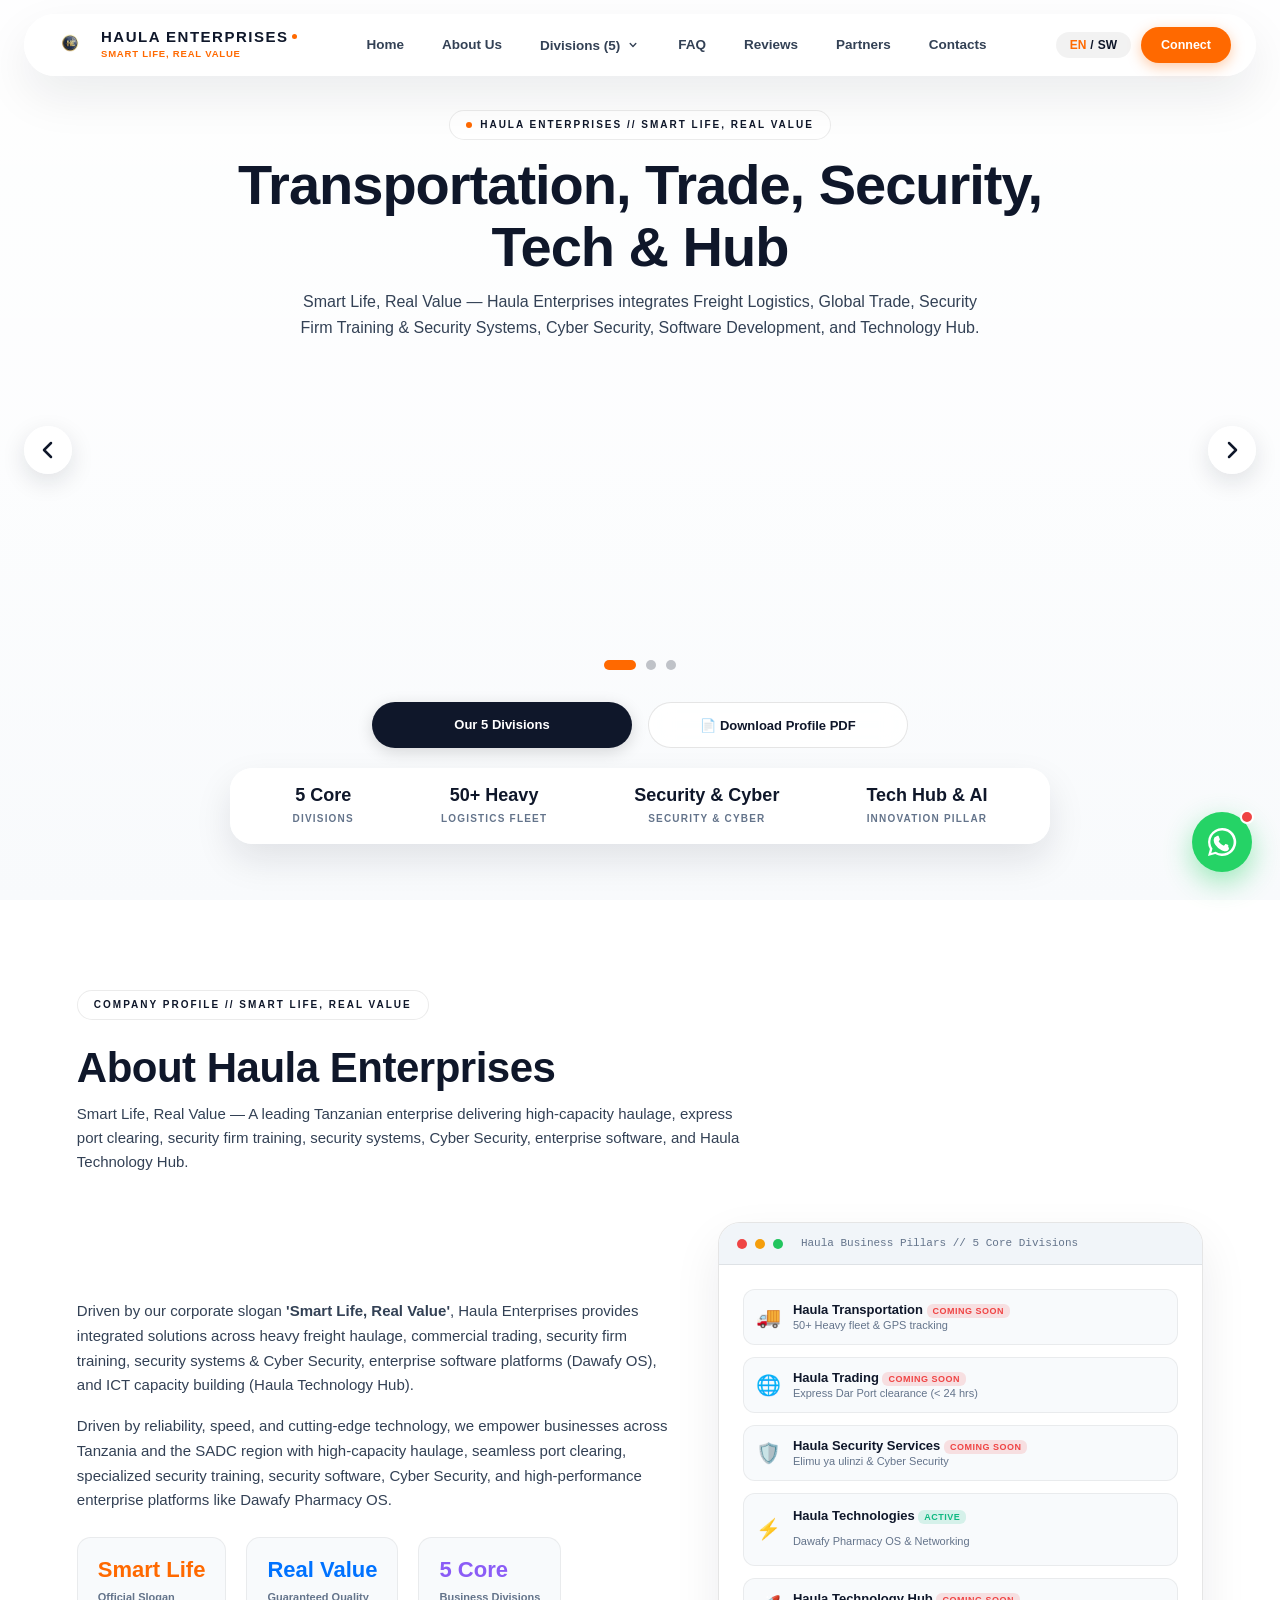
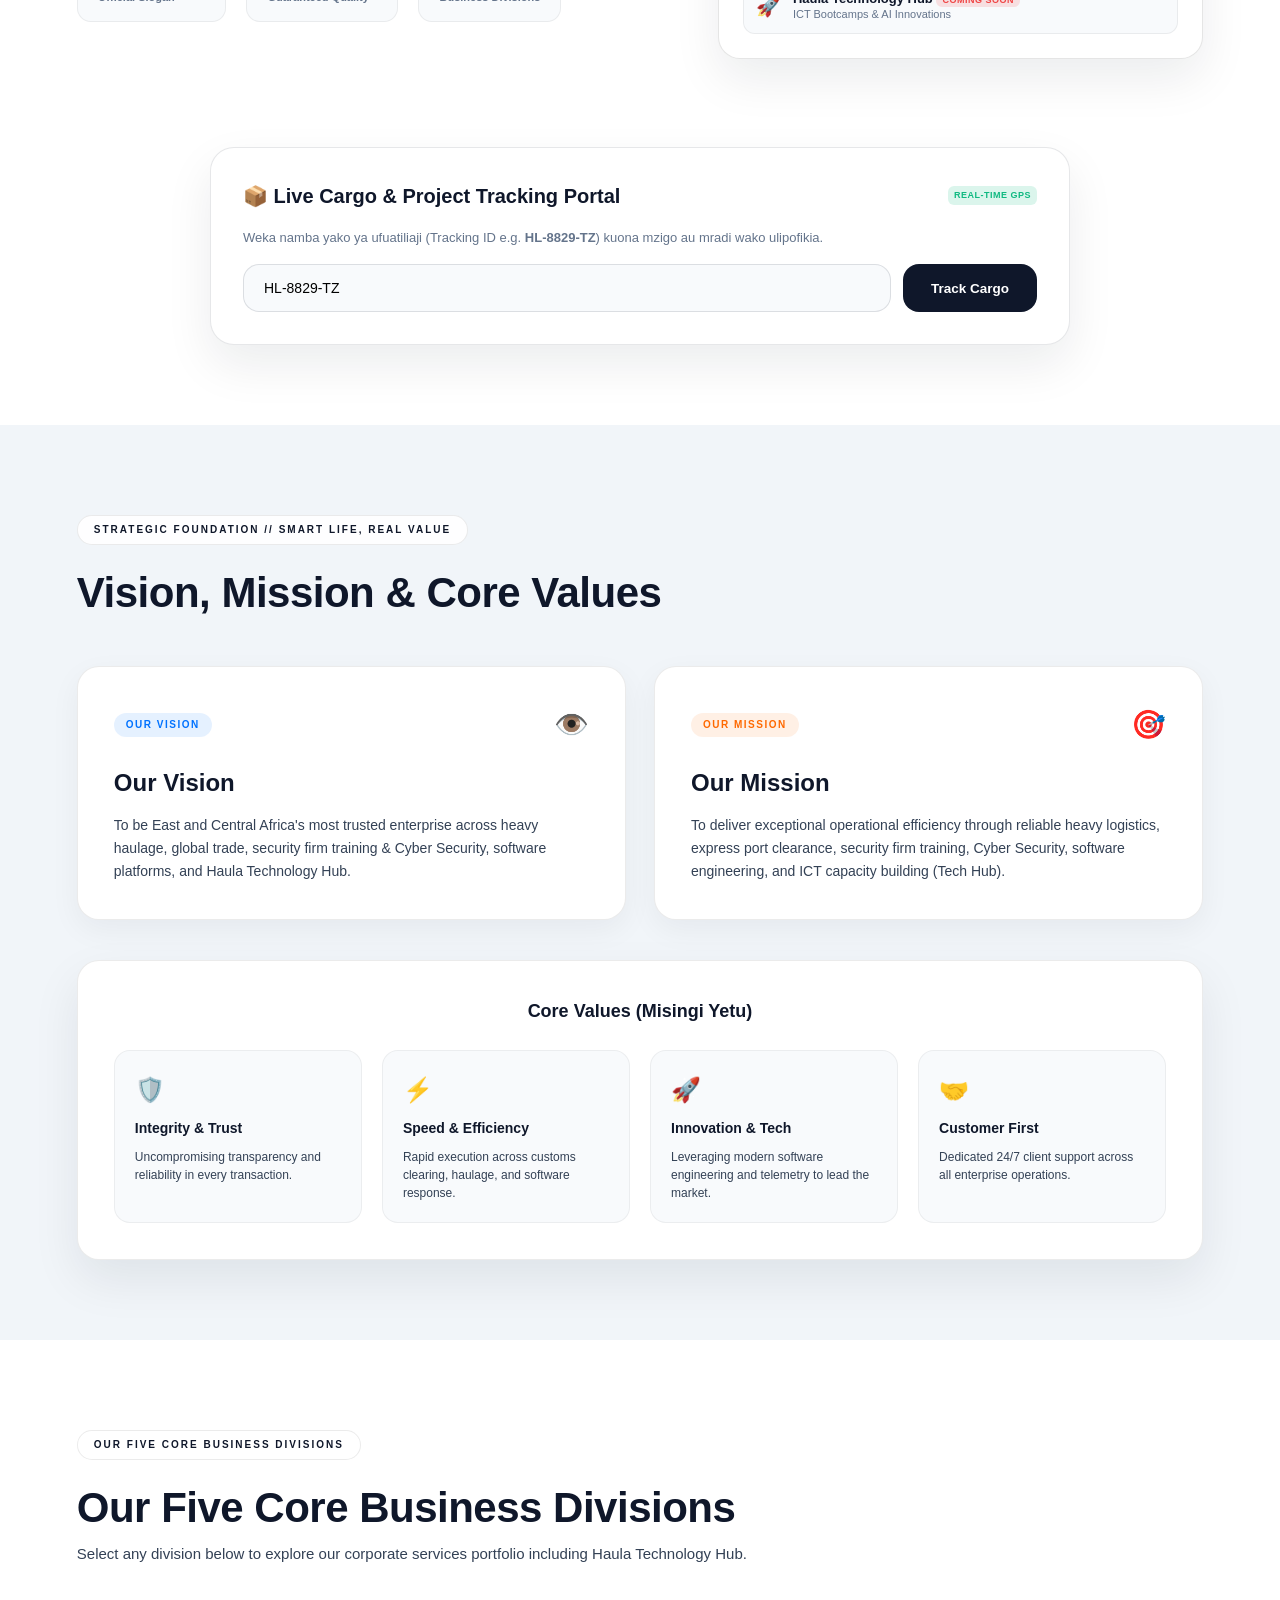
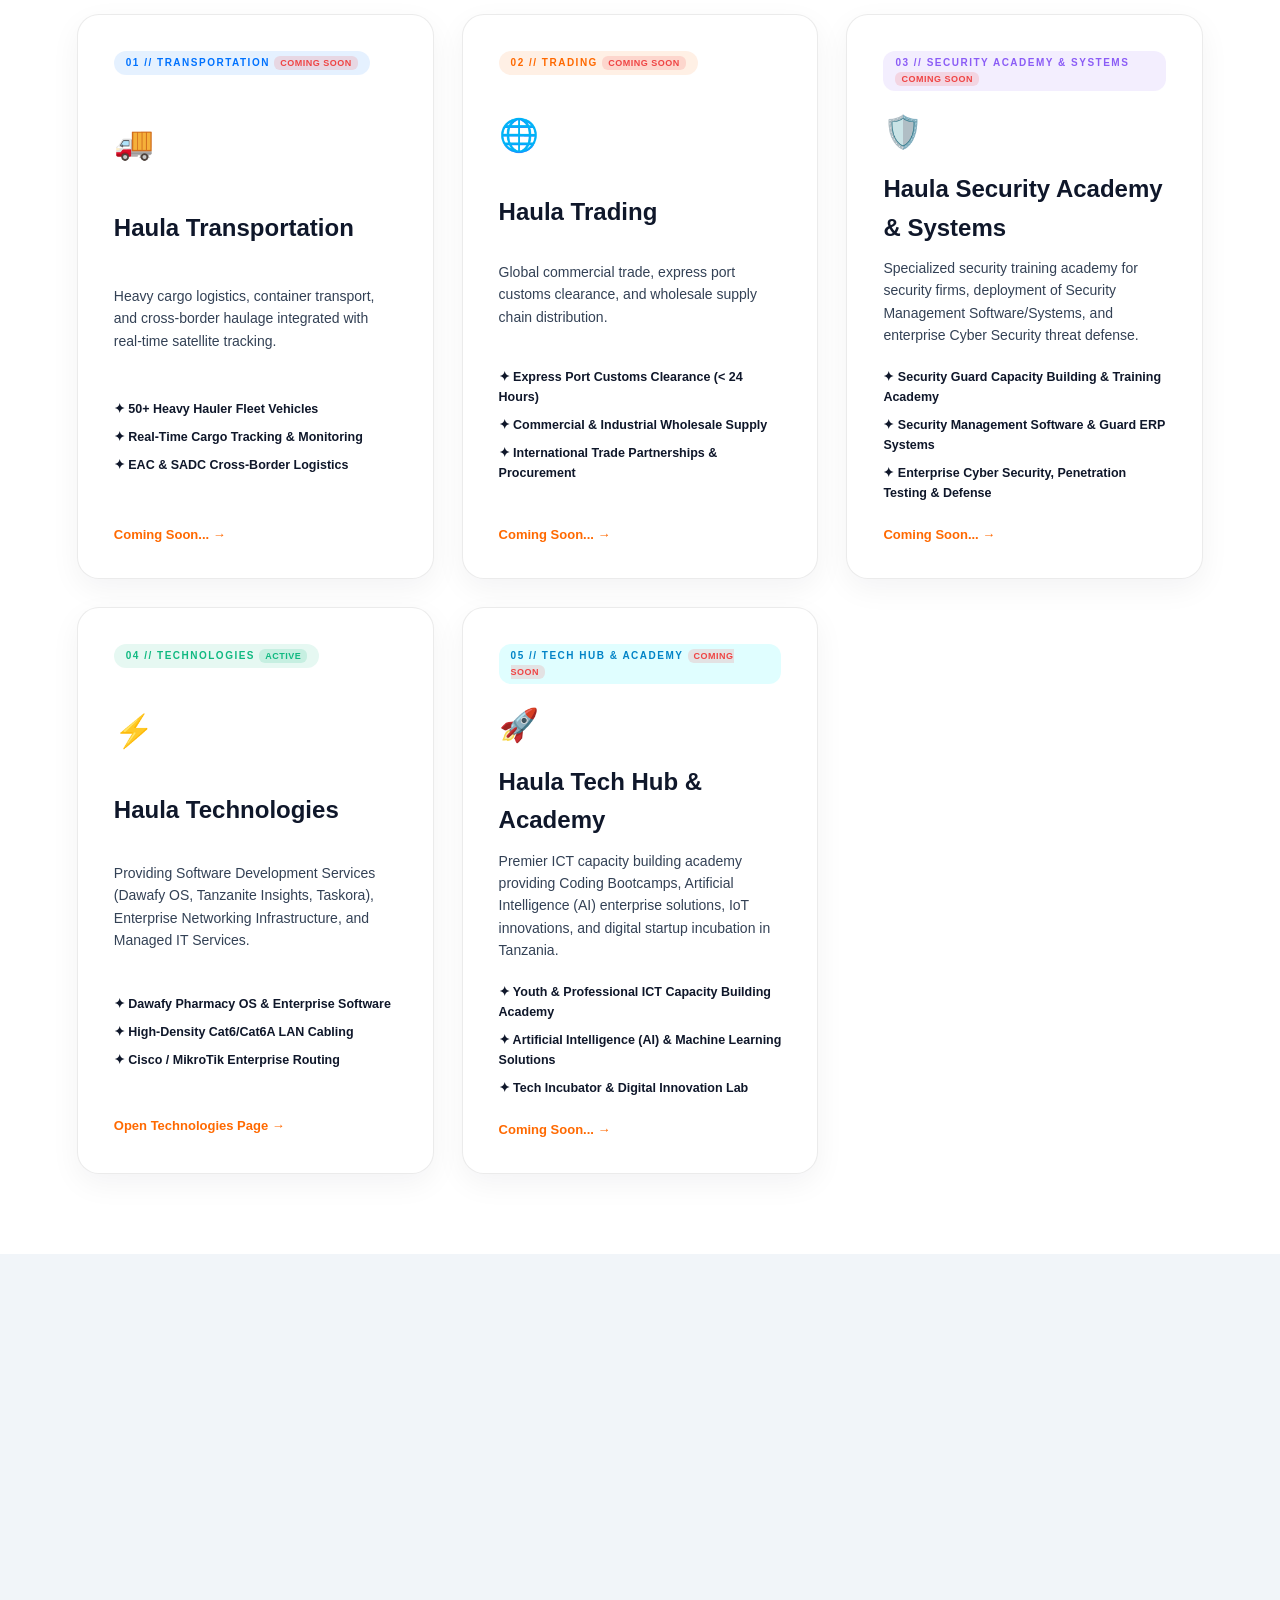
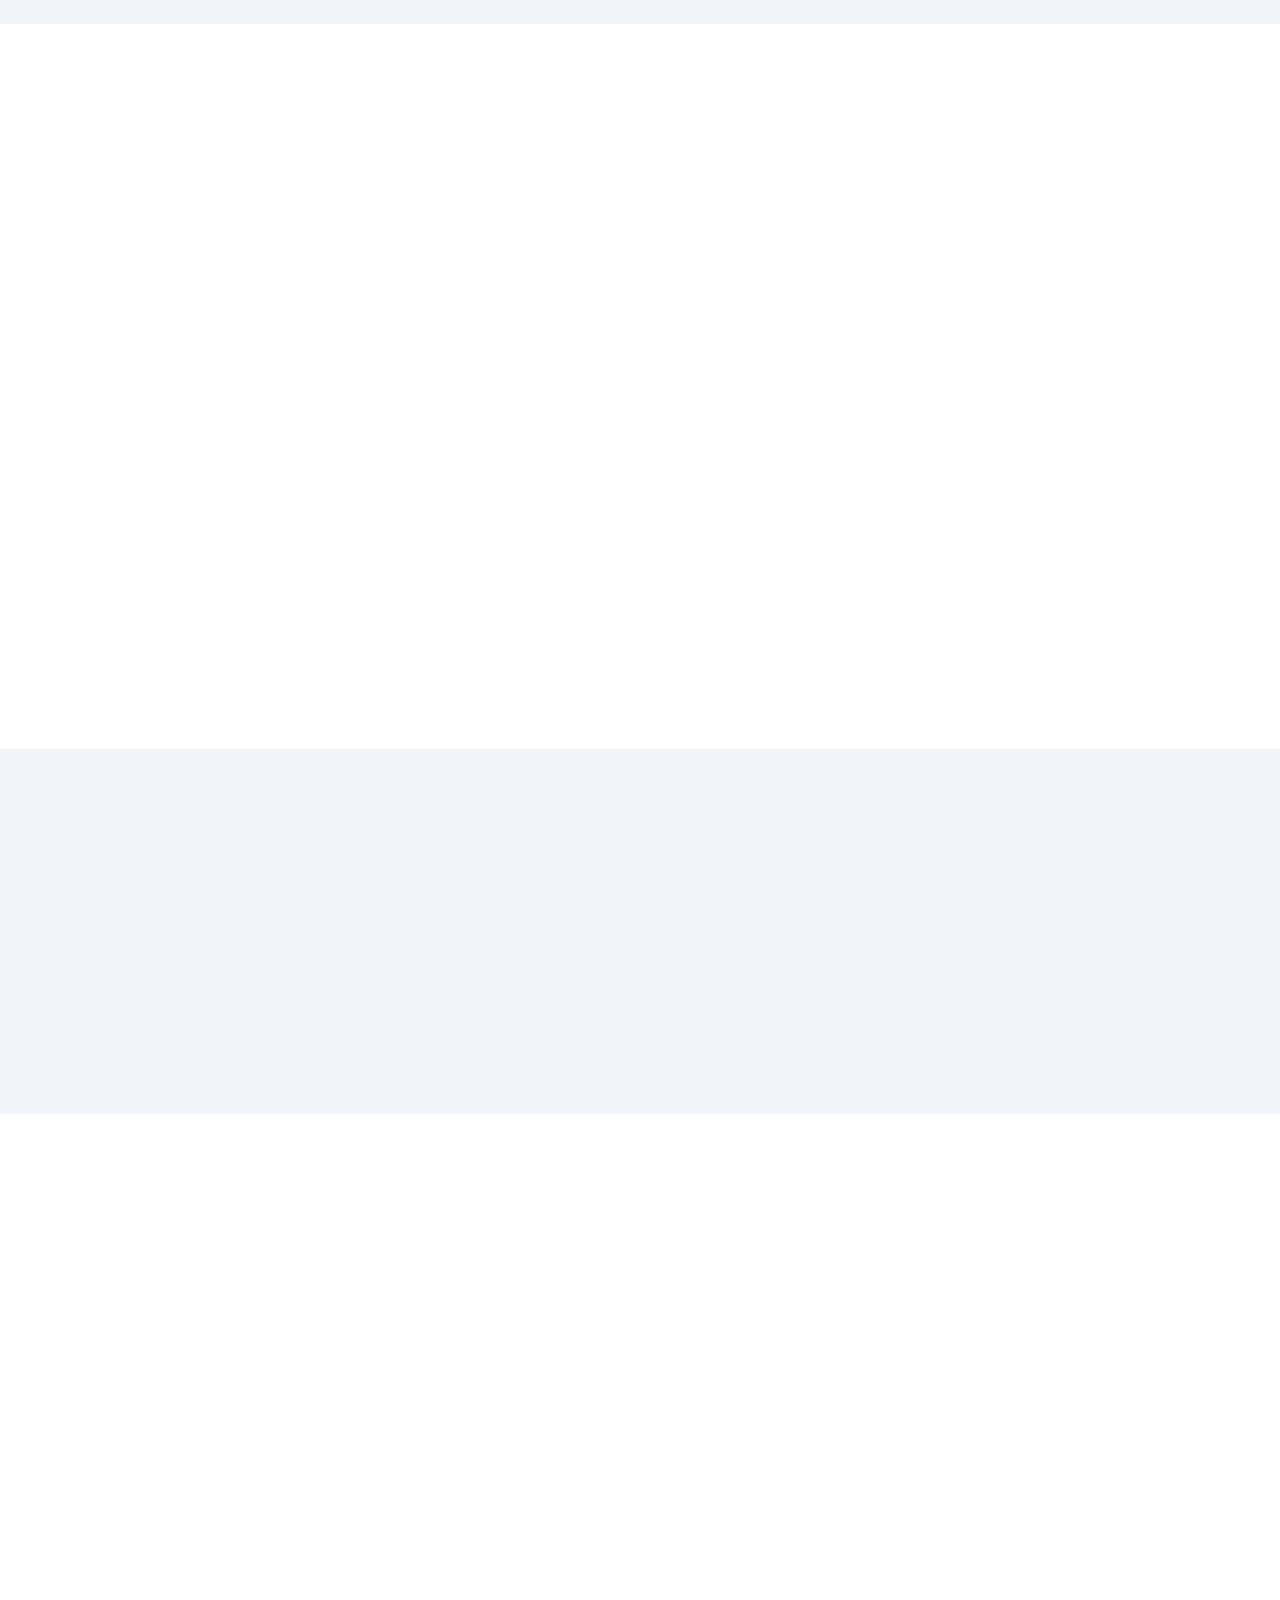
<file: index.html>
<!DOCTYPE html>
<html lang="en">
  <head>
    <meta charset="UTF-8" />
    <meta name="viewport" content="width=device-width, initial-scale=1.0" />
    <meta name="description" content="Haula Enterprises — Smart Life, Real Value. Transportation, Global Trading, Security Firm Training & Systems, Cyber Security, Software Engineering, and Haula Technology Hub." />
    <meta name="theme-color" content="#f8fafc" />
    <title>Haula Enterprises | Smart Life, Real Value</title>

    <!-- Google Site Verification Tag -->
    <meta name="google-site-verification" content="googlea29d9f02c6bb1386" />

    <!-- Canonical URL & Open Graph Meta Tags for Social Media & Google Search -->
    <link rel="canonical" href="https://haula.co.tz/" />
    <meta property="og:title" content="Haula Enterprises | Smart Life, Real Value" />
    <meta property="og:description" content="Haula Enterprises — Transportation, Global Trading, Security Firm Training & Systems, Cyber Security, Software Engineering, and Haula Technology Hub." />
    <meta property="og:type" content="website" />
    <meta property="og:url" content="https://haula.co.tz/" />
    <meta property="og:image" content="https://haula.co.tz/assets/imgs/logo.png" />
    <meta name="twitter:card" content="summary_large_image" />

    <!-- Structured Data (JSON-LD) for Search Engines -->
    <script type="application/ld+json">
    {
      "@context": "https://schema.org",
      "@type": "Organization",
      "name": "Haula Enterprises",
      "url": "https://haula.co.tz",
      "logo": "https://haula.co.tz/assets/imgs/logo.png",
      "description": "Smart Life, Real Value. Transportation, Global Trading, Security Firm Training & Systems, Cyber Security, Software Engineering, and Technology Hub.",
      "sameAs": []
    }
    </script>

    <!-- Favicon -->
    <link rel="icon" type="image/png" href="assets/imgs/logo.png" />

    <!-- Google Fonts: Space Grotesk & Inter -->
    <link rel="preconnect" href="https://fonts.googleapis.com" />
    <link rel="preconnect" href="https://fonts.gstatic.com" crossorigin />
    <!-- High-Priority Responsive Preload for LCP Hero Image -->
    <link rel="preload" as="image" href="https://images.unsplash.com/photo-1586528116311-ad8dd3c8310d?auto=format&fit=crop&w=600&q=50&fm=webp" media="(max-width: 768px)" fetchpriority="high" />
    <link rel="preload" as="image" href="https://images.unsplash.com/photo-1586528116311-ad8dd3c8310d?auto=format&fit=crop&w=1000&q=65&fm=webp" media="(min-width: 769px)" fetchpriority="high" />

    <!-- Preload Stylesheet for Render-Blocking Optimization -->
    <link rel="preload" href="styles.css?v=19.0" as="style" />
    <link rel="stylesheet" href="styles.css?v=19.0" />
  </head>
  <body>

    <!-- Deepin OS Floating Glass Dock Header -->
    <header class="deepin-dock-header" id="top">
      <div class="dock-inner">
        <a class="hyper-brand" href="index.html" aria-label="Haula Enterprises">
          <img src="assets/imgs/logo.png" alt="Haula Enterprises Logo" class="header-logo-img" width="60" height="60" fetchpriority="high" />
          <div class="brand-text-col">
            <span class="hyper-brand-name">HAULA ENTERPRISES<span class="mi-dot"></span></span>
            <span class="hyper-brand-slogan">Smart Life, Real Value</span>
          </div>
        </a>

        <!-- Navigation: Home | About | Divisions (Dropdown) | Testimonials | FAQ | Partners | Contacts -->
        <nav class="dock-nav" aria-label="Main Navigation">
          <a href="index.html" data-sw="Mwanzo" data-en="Home">Home</a>
          <a href="#about" data-sw="Kuhusu Sisi" data-en="About Us">About Us</a>

          <!-- Divisions Dropdown Menu (Includes 5 Core Divisions) -->
          <div class="nav-dropdown-wrapper">
            <button class="nav-dropdown-btn" aria-haspopup="true" aria-expanded="false">
              <span data-sw="Idara Zetu (5)" data-en="Divisions (5)">Divisions (5)</span>
              <svg class="dropdown-chevron" viewBox="0 0 20 20" fill="currentColor" width="14" height="14">
                <path fill-rule="evenodd" d="M5.293 7.293a1 1 0 011.414 0L10 10.586l3.293-3.293a1 1 0 111.414 1.414l-4 4a1 1 0 01-1.414 0l-4-4a1 1 0 010-1.414z" clip-rule="evenodd" />
              </svg>
            </button>

            <div class="nav-dropdown-menu" role="menu">
              <a href="javascript:void(0)" class="dropdown-item loader-trigger coming-soon-trigger" data-module="transport" role="menuitem">
                <span class="d-icon">🚚</span>
                <div class="d-txt">
                  <strong data-sw="Transportation" data-en="Transportation">Transportation <small class="soon-badge coming-soon">COMING SOON</small></strong>
                  <small data-sw="Usafirishaji wa mizigo mizito & mepesi" data-en="Heavy cargo haulage & logistics">Heavy cargo haulage & logistics</small>
                </div>
              </a>

              <a href="javascript:void(0)" class="dropdown-item loader-trigger coming-soon-trigger" data-module="trading" role="menuitem">
                <span class="d-icon">🌐</span>
                <div class="d-txt">
                  <strong data-sw="Trading & Customs" data-en="Trading & Customs">Trading & Customs <small class="soon-badge coming-soon">COMING SOON</small></strong>
                  <small data-sw="Biashara ya kimataifa & kutoa mizigo bandarini" data-en="Global trade & express port clearance">Global trade & express port clearance</small>
                </div>
              </a>

              <a href="javascript:void(0)" class="dropdown-item loader-trigger coming-soon-trigger" data-module="security" role="menuitem">
                <span class="d-icon">🛡️</span>
                <div class="d-txt">
                  <strong data-sw="Security & Cyber" data-en="Security & Cyber">Security & Cyber <small class="soon-badge coming-soon">COMING SOON</small></strong>
                  <small data-sw="Elimu ya ulinzi, software za ulinzi & Cyber Security" data-en="Guard Academy, Security ERP & Cyber Security">Guard Academy, Security ERP & Cyber Security</small>
                </div>
              </a>

              <a href="technologies.html" class="dropdown-item" role="menuitem">
                <span class="d-icon">⚡</span>
                <div class="d-txt">
                  <strong data-sw="Technologies" data-en="Technologies">Technologies <small class="soon-badge live-badge" style="background:rgba(16,185,129,0.15); color:#10b981;">ACTIVE</small></strong>
                  <small data-sw="Mifumo ya Software & Networking" data-en="Software & Networking Infrastructure">Software & Networking Infrastructure</small>
                </div>
              </a>

              <a href="javascript:void(0)" class="dropdown-item loader-trigger coming-soon-trigger" data-module="techhub" role="menuitem">
                <span class="d-icon">🚀</span>
                <div class="d-txt">
                  <strong data-sw="Technology Hub" data-en="Technology Hub">Technology Hub <small class="soon-badge coming-soon">COMING SOON</small></strong>
                  <small data-sw="Mafunzo ya ICT, AI, Coding Bootcamps & Incubator" data-en="AI Innovation, ICT Bootcamps & Incubator">AI Innovation, ICT Bootcamps & Incubator</small>
                </div>
              </a>
            </div>
          </div>

          <a href="#faq" data-sw="Maswali (FAQ)" data-en="FAQ">FAQ</a>
          <a href="#testimonials" data-sw="Ushuhuda" data-en="Reviews">Reviews</a>
          <a href="#partners" data-sw="Washirika" data-en="Partners">Partners</a>
          <a href="#contact" data-sw="Mawasiliano" data-en="Contacts">Contacts</a>
        </nav>

        <!-- Actions -->
        <div class="dock-actions">
          <button class="hyper-lang-btn" id="langToggle">
            <span id="langEN" class="active-lang">EN</span>
            <span class="sep">/</span>
            <span id="langSW">SW</span>
          </button>
          <a href="#contact" class="hyper-btn-orange" data-sw="Mawasiliano" data-en="Connect">Connect</a>
          <button class="mobile-menu-toggle" id="mobileMenuBtn" aria-label="Toggle Navigation">
            <span class="hamburger-line"></span>
            <span class="hamburger-line"></span>
            <span class="hamburger-line"></span>
          </button>
        </div>
      </div>
    </header>

    <!-- Mobile Navigation Glass Drawer Menu -->
    <div class="mobile-drawer-menu" id="mobileDrawerMenu">
      <div class="mobile-drawer-inner">
        <a href="index.html" class="m-link" data-sw="🏠 Mwanzo" data-en="🏠 Home">🏠 Home</a>
        <a href="#about" class="m-link" data-sw="🏢 Kuhusu Sisi" data-en="🏢 About Us">🏢 About Us</a>
        <div class="m-dropdown-header">OUR 5 CORE DIVISIONS</div>
        <a href="javascript:void(0)" class="m-link loader-trigger" data-module="transport">🚚 Transportation <small class="soon-badge coming-soon">COMING SOON</small></a>
        <a href="javascript:void(0)" class="m-link loader-trigger" data-module="trading">🌐 Trading & Customs <small class="soon-badge coming-soon">COMING SOON</small></a>
        <a href="javascript:void(0)" class="m-link loader-trigger" data-module="security">🛡️ Security & Cyber <small class="soon-badge coming-soon">COMING SOON</small></a>
        <a href="technologies.html" class="m-link">⚡ Technologies (Dawafy OS) <small class="soon-badge live-badge" style="background:rgba(16,185,129,0.15); color:#10b981;">ACTIVE</small></a>
        <a href="javascript:void(0)" class="m-link loader-trigger" data-module="techhub">🚀 Technology Hub & AI <small class="soon-badge coming-soon">COMING SOON</small></a>
        <hr style="border:none; border-top:1px solid rgba(0,0,0,0.06); margin:8px 0;" />
        <a href="#faq" class="m-link" data-sw="❓ Maswali (FAQ)" data-en="❓ FAQ">❓ FAQ</a>
        <a href="#testimonials" class="m-link" data-sw="⭐️ Ushuhuda" data-en="⭐️ Testimonials">⭐️ Testimonials</a>
        <a href="#partners" class="m-link" data-sw="🤝 Washirika" data-en="🤝 Partners">🤝 Partners</a>
        <a href="#contact" class="m-link" data-sw="📞 Mawasiliano" data-en="📞 Contacts">📞 Contacts</a>
      </div>
    </div>

    <main class="fusion-container">

      <!-- SECTION 1: HERO SLIDESHOW CAROUSEL WITH NAVIGATION CONTROLS -->
      <section class="tesla-hero-section" id="hero">
        
        <div class="hero-slideshow-container" id="heroSlideshow">
          <div class="hero-slide active" style="background-image: url('https://images.unsplash.com/photo-1586528116311-ad8dd3c8310d?auto=format&fit=crop&w=600&q=50&fm=webp');"></div>
          <div class="hero-slide" style="background-image: url('https://images.unsplash.com/photo-1578575437130-527eed3abbec?auto=format&fit=crop&w=600&q=50&fm=webp');"></div>
          <div class="hero-slide" style="background-image: url('https://images.unsplash.com/photo-1518770660439-4636190af475?auto=format&fit=crop&w=600&q=50&fm=webp');"></div>
        </div>

        <div class="hero-vignette"></div>

        <button class="slide-nav-btn prev-slide" id="prevSlideBtn" aria-label="Previous Slide">
          <svg viewBox="0 0 24 24" width="24" height="24" fill="none" stroke="currentColor" stroke-width="2.5">
            <path stroke-linecap="round" stroke-linejoin="round" d="M15 19l-7-7 7-7" />
          </svg>
        </button>

        <button class="slide-nav-btn next-slide" id="nextSlideBtn" aria-label="Next Slide">
          <svg viewBox="0 0 24 24" width="24" height="24" fill="none" stroke="currentColor" stroke-width="2.5">
            <path stroke-linecap="round" stroke-linejoin="round" d="M9 5l7 7-7 7" />
          </svg>
        </button>

        <div class="tesla-hero-top-text">
          <div class="hyper-pill-tag">
            <span class="pulse-dot"></span>
            <span id="slideTagText" data-sw="HAULA ENTERPRISES // SMART LIFE, REAL VALUE" data-en="HAULA ENTERPRISES // SMART LIFE, REAL VALUE">HAULA ENTERPRISES // SMART LIFE, REAL VALUE</span>
          </div>

          <h1 class="tesla-hero-h1" id="slideH1" data-sw="Usafirishaji, Biashara, Security, Tech & Hub" data-en="Transportation, Trade, Security, Tech & Hub">
            Transportation, Trade, Security, Tech & Hub
          </h1>
          <p class="tesla-hero-p" id="slideP" data-sw="Smart Life, Real Value — Haula Enterprises huunganisha Huduma za Usafirishaji, Biashara ya Kimataifa, Elimu ya Ulinzi na Software za Ulinzi, Cyber Security, Software Services, na Haula Technology Hub." data-en="Smart Life, Real Value — Haula Enterprises integrates Freight Logistics, Global Trade, Security Firm Training & Security Systems, Cyber Security, Software Development, and Technology Hub.">
            Smart Life, Real Value — Haula Enterprises integrates Freight Logistics, Global Trade, Security Firm Training & Security Systems, Cyber Security, Software Development, and Technology Hub.
          </p>
        </div>

        <div class="tesla-hero-bottom-group">
          
          <div class="slide-pagination-dots" id="slideDots">
            <button class="dot active" data-slide="0" aria-label="Slide 1"></button>
            <button class="dot" data-slide="1" aria-label="Slide 2"></button>
            <button class="dot" data-slide="2" aria-label="Slide 3"></button>
          </div>

          <div class="tesla-btn-group">
            <a href="#departments" class="hyper-btn-primary" data-sw="Idara Zetu 5" data-en="Our 5 Divisions">Our 5 Divisions</a>
            <button class="hyper-btn-glass" id="openProfilePdfBtn" data-sw="📄 Pakua Profile PDF" data-en="📄 Download Profile PDF">📄 Download Profile PDF</button>
          </div>

          <div class="deepin-specs-bar">
            <div class="tesla-spec-item">
              <strong class="spec-num">5 Core</strong>
              <span class="spec-lbl" data-sw="IDARA ZETU" data-en="DIVISIONS">DIVISIONS</span>
            </div>
            <div class="tesla-spec-item">
              <strong class="spec-num">50+ Heavy</strong>
              <span class="spec-lbl" data-sw="MAGARI YA MZIGO" data-en="LOGISTICS FLEET">LOGISTICS FLEET</span>
            </div>
            <div class="tesla-spec-item">
              <strong class="spec-num">Security & Cyber</strong>
              <span class="spec-lbl" data-sw="ULINZI & CYBER" data-en="SECURITY & CYBER">SECURITY & CYBER</span>
            </div>
            <div class="tesla-spec-item">
              <strong class="spec-num">Tech Hub & AI</strong>
              <span class="spec-lbl" data-sw="INNOVATION PILLAR" data-en="INNOVATION PILLAR">INNOVATION PILLAR</span>
            </div>
          </div>
        </div>
      </section>

      <!-- SECTION 2: ABOUT US & CORPORATE PROFILE -->
      <section class="tesla-content-section" id="about">
        <div class="section-container">
          <div class="tesla-section-header">
            <span class="hyper-pill-tag">COMPANY PROFILE // SMART LIFE, REAL VALUE</span>
            <h2 data-sw="Kuhusu Haula Enterprises" data-en="About Haula Enterprises">About Haula Enterprises</h2>
            <p data-sw="Smart Life, Real Value — Kampuni inayoongoza nchini Tanzania katika usafirishaji wa mizigo, biashara ya kimataifa, elimu na mifumo ya ulinzi (Cyber Security), mifumo ya kidijitali, na mafunzo ya teknolojia (Technology Hub)." data-en="Smart Life, Real Value — A leading Tanzanian enterprise delivering high-capacity haulage, express port clearing, security firm training, security systems, Cyber Security, enterprise software, and Haula Technology Hub.">
              Smart Life, Real Value — A leading Tanzanian enterprise delivering high-capacity haulage, express port clearing, security firm training, security systems, Cyber Security, enterprise software, and Haula Technology Hub.
            </p>
          </div>

          <div class="about-grid">
            <div class="about-txt">
              <p data-sw="Haula Enterprises ni kampuni thabiti inayojiendesha chini ya kauli mbiu ya 'Smart Life, Real Value' kutoa huduma jumuishi za Usafirishaji wa mizigo mizito (Transportation), Biashara ya Kimataifa (Trading & Port Clearance), Elimu ya ulinzi kwa makampuni ya ulinzi, uuzaji wa software/systems maalum za ulinzi pamoja na Cyber Security (Haula Security Services), Mifumo ya Teknolojia (Haula Technologies - Dawafy OS), pamoja na Mafunzo ya ICT, AI, Coding Bootcamps & Incubator (Haula Technology Hub)." data-en="Driven by our corporate slogan <strong>'Smart Life, Real Value'</strong>, Haula Enterprises provides integrated solutions across heavy freight haulage, commercial trading, security firm training, security systems & Cyber Security, enterprise software platforms (Dawafy OS), and ICT capacity building (Haula Technology Hub).">
                Driven by our corporate slogan <strong>'Smart Life, Real Value'</strong>, Haula Enterprises provides integrated solutions across heavy freight haulage, commercial trading, security firm training, security systems & Cyber Security, enterprise software platforms (Dawafy OS), and ICT capacity building (Haula Technology Hub).
              </p>
              <p data-sw="Lengo letu kuu ni kuleta tija, uaminifu na kasi kwa wateja wetu kote nchini Tanzania na kanda ya EAC/SADC kupitia huduma zetu za kitaalamu na matumizi ya teknolojia za kisasa kama mfumo wa Dawafy Pharmacy OS." data-en="Driven by reliability, speed, and cutting-edge technology, we empower businesses across Tanzania and the SADC region with high-capacity haulage, seamless port clearing, specialized security training, security software, Cyber Security, and high-performance enterprise platforms like Dawafy Pharmacy OS.">
                Driven by reliability, speed, and cutting-edge technology, we empower businesses across Tanzania and the SADC region with high-capacity haulage, seamless port clearing, specialized security training, security software, Cyber Security, and high-performance enterprise platforms like Dawafy Pharmacy OS.
              </p>

              <div class="about-highlights-row">
                <div class="a-h-item">
                  <strong style="color: var(--hyper-orange);">Smart Life</strong>
                  <span data-sw="Kauli Mbiu Yetu" data-en="Official Slogan">Official Slogan</span>
                </div>
                <div class="a-h-item">
                  <strong style="color: var(--hyper-cyan);">Real Value</strong>
                  <span data-sw="Thamani Halisi" data-en="Guaranteed Quality">Guaranteed Quality</span>
                </div>
                <div class="a-h-item">
                  <strong style="color: var(--hyper-purple);">5 Core</strong>
                  <span data-sw="Idara Zetu Kuu" data-en="Business Divisions">Business Divisions</span>
                </div>
              </div>
            </div>

            <div class="about-card-graphic">
              <div class="deepin-window-card">
                <div class="window-header">
                  <span class="win-dot red"></span>
                  <span class="win-dot yellow"></span>
                  <span class="win-dot green"></span>
                  <span class="win-title">Haula Business Pillars // 5 Core Divisions</span>
                </div>
                <div style="padding: 24px; display: flex; flex-direction: column; gap: 12px;">
                  <button class="loader-trigger" data-module="transport" style="display: flex; align-items: center; gap: 12px; background: #f8fafc; padding: 12px; border-radius: 12px; border: 1px solid rgba(0,0,0,0.06); width: 100%; text-align: left; cursor: pointer;">
                    <span style="font-size: 20px;">🚚</span>
                    <div>
                      <strong style="display: block; font-size: 13px; color: var(--tesla-black);">Haula Transportation <small class="soon-badge coming-soon">COMING SOON</small></strong>
                      <span style="font-size: 11px; color: #64748b;">50+ Heavy fleet & GPS tracking</span>
                    </div>
                  </button>

                  <button class="loader-trigger" data-module="trading" style="display: flex; align-items: center; gap: 12px; background: #f8fafc; padding: 12px; border-radius: 12px; border: 1px solid rgba(0,0,0,0.06); width: 100%; text-align: left; cursor: pointer;">
                    <span style="font-size: 20px;">🌐</span>
                    <div>
                      <strong style="display: block; font-size: 13px; color: var(--tesla-black);">Haula Trading <small class="soon-badge coming-soon">COMING SOON</small></strong>
                      <span style="font-size: 11px; color: #64748b;">Express Dar Port clearance (&lt; 24 hrs)</span>
                    </div>
                  </button>

                  <button class="loader-trigger" data-module="security" style="display: flex; align-items: center; gap: 12px; background: #f8fafc; padding: 12px; border-radius: 12px; border: 1px solid rgba(0,0,0,0.06); width: 100%; text-align: left; cursor: pointer;">
                    <span style="font-size: 20px;">🛡️</span>
                    <div>
                      <strong style="display: block; font-size: 13px; color: var(--tesla-black);">Haula Security Services <small class="soon-badge coming-soon">COMING SOON</small></strong>
                      <span style="font-size: 11px; color: #64748b;">Elimu ya ulinzi & Cyber Security</span>
                    </div>
                  </button>

                  <a href="technologies.html" style="display: flex; align-items: center; gap: 12px; background: #f8fafc; padding: 12px; border-radius: 12px; border: 1px solid rgba(0,0,0,0.06); text-decoration: none;">
                    <span style="font-size: 20px;">⚡</span>
                    <div>
                      <strong style="display: block; font-size: 13px; color: var(--tesla-black);">Haula Technologies <small class="soon-badge live-badge" style="background:rgba(16,185,129,0.15); color:#10b981;">ACTIVE</small></strong>
                      <span style="font-size: 11px; color: #64748b;">Dawafy Pharmacy OS & Networking</span>
                    </div>
                  </a>

                  <button class="loader-trigger" data-module="techhub" style="display: flex; align-items: center; gap: 12px; background: #f8fafc; padding: 12px; border-radius: 12px; border: 1px solid rgba(0,0,0,0.06); width: 100%; text-align: left; cursor: pointer;">
                    <span style="font-size: 20px;">🚀</span>
                    <div>
                      <strong style="display: block; font-size: 13px; color: var(--tesla-black);">Haula Technology Hub <small class="soon-badge coming-soon">COMING SOON</small></strong>
                      <span style="font-size: 11px; color: #64748b;">ICT Bootcamps & AI Innovations</span>
                    </div>
                  </button>
                </div>
              </div>
            </div>
          </div>

          <!-- FULL-WIDTH LIVE CARGO & ORDER SHIPMENT TRACKER BOX -->
          <div class="cargo-tracker-card" style="margin: 48px auto 0 auto;">
            <div class="cargo-tracker-header">
              <h3>📦 Live Cargo & Project Tracking Portal</h3>
              <span class="soon-badge" style="background:rgba(16,185,129,0.15); color:var(--hyper-green);">REAL-TIME GPS</span>
            </div>
            <p style="font-size:13px; color:#64748b;">Weka namba yako ya ufuatiliaji (Tracking ID e.g. <strong>HL-8829-TZ</strong>) kuona mzigo au mradi wako ulipofikia.</p>
            
            <div class="tracker-input-row">
              <input type="text" id="trackingIdInput" class="tracker-input-field" placeholder="Enter Tracking ID (e.g. HL-8829-TZ)" value="HL-8829-TZ" />
              <button type="button" class="tracker-btn" id="trackBtn" data-sw="Fuatilia" data-en="Track Cargo">Track Cargo</button>
            </div>

            <div class="tracker-result-card" id="trackerResultBox">
              <div style="display:flex; justify-content:space-between; align-items:center; border-bottom:1px solid rgba(0,0,0,0.08); padding-bottom:10px;">
                <div>
                  <strong style="font-size:14px; color:var(--tesla-black);" id="trackResId">WAYBILL: #HL-8829-TZ</strong>
                  <small style="display:block; color:#64748b; font-size:11px;" id="trackResRoute">Dar es Salaam Port &rarr; Morogoro Hub</small>
                </div>
                <span class="status-badge green" id="trackResStatus">IN TRANSIT</span>
              </div>

              <div class="tracker-status-timeline">
                <div class="timeline-step completed">
                  <div class="step-icon-dot">✓</div>
                  <span>Port Cleared</span>
                </div>
                <div class="timeline-step completed">
                  <div class="step-icon-dot">✓</div>
                  <span>Dispatched</span>
                </div>
                <div class="timeline-step active">
                  <div class="step-icon-dot">🚚</div>
                  <span>Highway Transit</span>
                </div>
                <div class="timeline-step">
                  <div class="step-icon-dot">🏁</div>
                  <span>Destination</span>
                </div>
              </div>
            </div>
          </div>
        </div>
      </section>

      <!-- SECTION 3: VISION, MISSION & CORE VALUES -->
      <section class="tesla-content-section bg-deepin-titanium" id="vision-mission">
        <div class="section-container">
          <div class="tesla-section-header">
            <span class="hyper-pill-tag">STRATEGIC FOUNDATION // SMART LIFE, REAL VALUE</span>
            <h2 data-sw="Dira, Dhamira na Misingi Yetu" data-en="Vision, Mission & Core Values">Vision, Mission & Core Values</h2>
          </div>

          <div class="vmv-grid">
            <article class="vmv-card vmv-vision">
              <div class="vmv-header">
                <span class="vmv-badge">OUR VISION</span>
                <span class="vmv-icon">👁️</span>
              </div>
              <h3 data-sw="Dira Yetu (Vision)" data-en="Our Vision">Our Vision</h3>
              <p data-sw="Kua kampuni inayojulikana na kuaminika zaidi katika Usafirishaji, Biashara ya Kimataifa, Elimu ya Ulinzi na Security Systems (Cyber Security), Software (Dawafy OS), na Haula Technology Hub kote nchini Tanzania na kanda nzima ya EAC/SADC." data-en="To be East and Central Africa's most trusted enterprise across heavy haulage, global trade, security firm training & Cyber Security, software platforms, and Haula Technology Hub.">
                To be East and Central Africa's most trusted enterprise across heavy haulage, global trade, security firm training & Cyber Security, software platforms, and Haula Technology Hub.
              </p>
            </article>

            <article class="vmv-card vmv-mission">
              <div class="vmv-header">
                <span class="vmv-badge">OUR MISSION</span>
                <span class="vmv-icon">🎯</span>
              </div>
              <h3 data-sw="Dhamira Yetu (Mission)" data-en="Our Mission">Our Mission</h3>
              <p data-sw="Kutoa huduma bora za kiwango cha juu zikiongozwa na uaminifu, kasi, na matumizi ya teknolojia ya kisasa katika Usafirishaji, Kutoa Mizigo Bandarini, Utoaji wa Elimu ya Ulinzi, Cyber Security, na Mafunzo ya Teknolojia (Tech Hub) kuleta Real Value." data-en="To deliver exceptional operational efficiency through reliable heavy logistics, express port clearance, security firm training, Cyber Security, software engineering, and ICT capacity building (Tech Hub).">
                To deliver exceptional operational efficiency through reliable heavy logistics, express port clearance, security firm training, Cyber Security, software engineering, and ICT capacity building (Tech Hub).
              </p>
            </article>
          </div>

          <div class="values-wrapper">
            <h3 class="values-title" data-sw="Misingi na Maadili Yetu (Core Values)" data-en="Core Values (Misingi Yetu)">Core Values (Misingi Yetu)</h3>
            <div class="values-grid">
              <div class="val-card">
                <span class="v-icon">🛡️</span>
                <strong data-sw="Uaminifu (Integrity)" data-en="Integrity & Trust">Integrity & Trust</strong>
                <p data-sw="Uazi na uaminifu wa 100% katika kila huduma." data-en="Uncompromising transparency and reliability in every transaction.">Uncompromising transparency and reliability in every transaction.</p>
              </div>
              <div class="val-card">
                <span class="v-icon">⚡</span>
                <strong data-sw="Kasi na Ufanisi (Speed)" data-en="Speed & Efficiency">Speed & Efficiency</strong>
                <p data-sw="Kufanya kazi kwa kasi ya juu na ufanisi kabisa." data-en="Rapid execution across customs clearing, haulage, and software response.">Rapid execution across customs clearing, haulage, and software response.</p>
              </div>
              <div class="val-card">
                <span class="v-icon">🚀</span>
                <strong data-sw="Ubunifu (Innovation)" data-en="Innovation & Tech">Innovation & Tech</strong>
                <p data-sw="Matumizi ya teknolojia mpya za kidijitali." data-en="Leveraging modern software engineering and telemetry to lead the market.">Leveraging modern software engineering and telemetry to lead the market.</p>
              </div>
              <div class="val-card">
                <span class="v-icon">🤝</span>
                <strong data-sw="Kumlenga Mteja (Customer)" data-en="Customer First">Customer First</strong>
                <p data-sw="Kuweka mteja mbele na kutoa msaada 24/7." data-en="Dedicated 24/7 client support across all enterprise operations.">Dedicated 24/7 client support across all enterprise operations.</p>
              </div>
            </div>
          </div>
        </div>
      </section>

      <!-- SECTION 4: FIVE DIVISIONS PORTAL CARDS (INCLUDES HAULA TECHNOLOGY HUB) -->
      <section class="tesla-content-section" id="departments">
        <div class="section-container">
          <div class="tesla-section-header">
            <span class="hyper-pill-tag">OUR FIVE CORE BUSINESS DIVISIONS</span>
            <h2 data-sw="Idara Zetu Kuu Tano" data-en="Our Five Core Business Divisions">Our Five Core Business Divisions</h2>
            <p data-sw="Tazama mchanganuo wa idara zetu kuu 5 zinazounda Haula Enterprises ikijumuisha Haula Technology Hub." data-en="Select any division below to explore our corporate services portfolio including Haula Technology Hub.">
              Select any division below to explore our corporate services portfolio including Haula Technology Hub.
            </p>
          </div>

          <div class="conglomerate-pillars-grid">
            <!-- Division 1: Transportation -->
            <article class="entity-card entity-mobility disabled-div-card" data-div-card="transport">
              <div class="entity-badge">01 // TRANSPORTATION <small class="soon-badge coming-soon">COMING SOON</small></div>
              <div class="entity-icon">🚚</div>
              <h3>Haula Transportation</h3>
              <p data-sw="Usafirishaji wa mizigo mizito na mepesi nchini Tanzania na Nchi za Jirani (EAC & SADC) kwa teknolojia ya ufuatiliaji wa GPS." data-en="Heavy cargo logistics, container transport, and cross-border haulage integrated with real-time satellite tracking.">
                Heavy cargo logistics, container transport, and cross-border haulage integrated with real-time satellite tracking.
              </p>
              <ul class="entity-specs">
                <li>✦ 50+ Heavy Hauler Fleet Vehicles</li>
                <li>✦ Real-Time Cargo Tracking & Monitoring</li>
                <li>✦ EAC & SADC Cross-Border Logistics</li>
              </ul>
              <button class="entity-link loader-trigger coming-soon-trigger" data-module="transport" style="background:none; border:none; cursor:pointer;" data-sw="Inakuja Hivi Karibuni... &rarr;" data-en="Coming Soon... &rarr;">Coming Soon... &rarr;</button>
            </article>

            <!-- Division 2: Trading -->
            <article class="entity-card entity-trade disabled-div-card" data-div-card="trading">
              <div class="entity-badge">02 // TRADING <small class="soon-badge coming-soon">COMING SOON</small></div>
              <div class="entity-icon">🌐</div>
              <h3>Haula Trading</h3>
              <p data-sw="Biashara ya Kimataifa, uagizaji wa bidhaa za viwandani na kutoa mizigo bandarini kwa haraka." data-en="Global commercial trade, express port customs clearance, and wholesale supply chain distribution.">
                Global commercial trade, express port customs clearance, and wholesale supply chain distribution.
              </p>
              <ul class="entity-specs">
                <li>✦ Express Port Customs Clearance (&lt; 24 Hours)</li>
                <li>✦ Commercial & Industrial Wholesale Supply</li>
                <li>✦ International Trade Partnerships & Procurement</li>
              </ul>
              <button class="entity-link loader-trigger coming-soon-trigger" data-module="trading" style="background:none; border:none; cursor:pointer;" data-sw="Inakuja Hivi Karibuni... &rarr;" data-en="Coming Soon... &rarr;">Coming Soon... &rarr;</button>
            </article>

            <!-- Division 3: Security Academy & Security Management Systems -->
            <article class="entity-card entity-security disabled-div-card" data-div-card="security">
              <div class="entity-badge">03 // SECURITY ACADEMY & SYSTEMS <small class="soon-badge coming-soon">COMING SOON</small></div>
              <div class="entity-icon">🛡️</div>
              <h3>Haula Security Academy & Systems</h3>
              <p data-sw="Utoaji wa elimu na mafunzo ya kitaalamu ya ulinzi kwa makampuni ya ulinzi (Security Guard Academy), uuzaji wa mifumo na software maalum za ulinzi (Security Management Systems & ERP), pamoja na huduma za Cyber Security." data-en="Specialized security training academy for security firms, deployment of Security Management Software/Systems, and enterprise Cyber Security threat defense.">
                Specialized security training academy for security firms, deployment of Security Management Software/Systems, and enterprise Cyber Security threat defense.
              </p>
              <ul class="entity-specs">
                <li>✦ Security Guard Capacity Building & Training Academy</li>
                <li>✦ Security Management Software & Guard ERP Systems</li>
                <li>✦ Enterprise Cyber Security, Penetration Testing & Defense</li>
              </ul>
              <button class="entity-link loader-trigger coming-soon-trigger" data-module="security" style="background:none; border:none; cursor:pointer;" data-sw="Inakuja Hivi Karibuni... &rarr;" data-en="Coming Soon... &rarr;">Coming Soon... &rarr;</button>
            </article>

            <!-- Division 4: Technologies -->
            <article class="entity-card entity-software" data-div-card="technologies">
              <div class="entity-badge">04 // TECHNOLOGIES <small class="soon-badge live-badge" style="background:rgba(16,185,129,0.15); color:#10b981;">ACTIVE</small></div>
              <div class="entity-icon">⚡</div>
              <h3>Haula Technologies</h3>
              <p data-sw="Ubunifu wa Software Services (Dawafy OS, Tanzanite Insights, Taskora) pamoja na Networking Infrastructure na Managed ICT." data-en="Providing Software Development Services (Dawafy OS, Tanzanite Insights, Taskora), Enterprise Networking Infrastructure, and Managed IT Services.">
                Providing Software Development Services (Dawafy OS, Tanzanite Insights, Taskora), Enterprise Networking Infrastructure, and Managed IT Services.
              </p>
              <ul class="entity-specs">
                <li>✦ Dawafy Pharmacy OS & Enterprise Software</li>
                <li>✦ High-Density Cat6/Cat6A LAN Cabling</li>
                <li>✦ Cisco / MikroTik Enterprise Routing</li>
              </ul>
              <a href="technologies.html" class="entity-link" data-sw="Fungua Ukurasa wa Technologies &rarr;" data-en="Open Technologies Page &rarr;">Open Technologies Page &rarr;</a>
            </article>

            <!-- Division 5: Haula Tech Hub & Academy -->
            <article class="entity-card entity-techhub disabled-div-card" data-div-card="techhub">
              <div class="entity-badge">05 // TECH HUB & ACADEMY <small class="soon-badge coming-soon">COMING SOON</small></div>
              <div class="entity-icon">🚀</div>
              <h3>Haula Tech Hub & Academy</h3>
              <p data-sw="Kituo na chuo cha kukuza ujuzi wa Teknolojia na ICT (ICT Academy), mafunzo ya Coding & Software Bootcamps, Artificial Intelligence (AI) enterprise solutions, na Incubator ya kukuza startups za kidijitali Tanzania." data-en="Premier ICT capacity building academy providing Coding Bootcamps, Artificial Intelligence (AI) enterprise solutions, IoT innovations, and digital startup incubation in Tanzania.">
                Premier ICT capacity building academy providing Coding Bootcamps, Artificial Intelligence (AI) enterprise solutions, IoT innovations, and digital startup incubation in Tanzania.
              </p>
              <ul class="entity-specs">
                <li>✦ Youth & Professional ICT Capacity Building Academy</li>
                <li>✦ Artificial Intelligence (AI) & Machine Learning Solutions</li>
                <li>✦ Tech Incubator & Digital Innovation Lab</li>
              </ul>
              <button class="entity-link loader-trigger coming-soon-trigger" data-module="techhub" style="background:none; border:none; cursor:pointer;" data-sw="Inakuja Hivi Karibuni... &rarr;" data-en="Coming Soon... &rarr;">Coming Soon... &rarr;</button>
            </article>
          </div>
        </div>
      </section>

      <!-- SECTION 5: CLIENT TESTIMONIALS & REVIEWS SECTION -->
      <section class="tesla-content-section bg-deepin-titanium" id="testimonials">
        <div class="section-container">
          <div class="tesla-section-header text-center" style="max-width: 720px; margin: 0 auto 40px auto;">
            <span class="hyper-pill-tag" data-sw="USHUHUDA WA WATEJA WETU" data-en="CLIENT TESTIMONIALS">CLIENT TESTIMONIALS</span>
            <h2 data-sw="Wateja Wetu Wanasema Nini?" data-en="What Our Enterprise Clients Say">What Our Enterprise Clients Say</h2>
            <p data-sw="Tazama ushuhuda na maoni ya viongozi wa ma-pharmacy, makampuni ya ulinzi na wasafirishaji wa mizigo wanaotumia huduma zetu." data-en="Read verified feedback from pharmacy chain directors, security firm executives, and haulage clients across Tanzania.">
              Read verified feedback from pharmacy chain directors, security firm executives, and haulage clients across Tanzania.
            </p>
          </div>

          <div class="testimonials-grid" id="testimonialsGrid">
            <!-- Dynamic Testimonials Loaded from Database API (/api/testimonials) -->
          </div>
        </div>
      </section>

      <!-- SECTION 6: INTERACTIVE FAQ ACCORDION SECTION -->
      <section class="tesla-content-section" id="faq">
        <div class="section-container">
          <div class="tesla-section-header text-center" style="max-width: 720px; margin: 0 auto 30px auto;">
            <span class="hyper-pill-tag" data-sw="MASWALI YANAYOULIZWA MARA KWA MARA" data-en="FREQUENTLY ASKED QUESTIONS">FREQUENTLY ASKED QUESTIONS</span>
            <h2 data-sw="Maswali na Majibu (FAQ)" data-en="Frequently Asked Questions (FAQ)">Frequently Asked Questions (FAQ)</h2>
            <p data-sw="Pata majibu ya haraka kwa maswali yanayoulizwa zaidi kuhusu idara zetu zote 5." data-en="Get immediate answers to common questions about our 5 core business divisions.">
              Get immediate answers to common questions about our 5 core business divisions.
            </p>
          </div>

          <div class="faq-accordion-list">
            <div class="faq-item">
              <button class="faq-question-btn">
                <span data-sw="1. Je, Haula Transportation inasafirisha mizigo kwenda nchi za jirani?" data-en="1. Does Haula Transportation provide cross-border haulage to neighboring countries?">1. Does Haula Transportation provide cross-border haulage to neighboring countries?</span>
                <span class="faq-icon-chevron">▼</span>
              </button>
              <div class="faq-answer-content">
                <p data-sw="Ndio. Haula Transportation inasafirisha mizigo mizito na mepesi kote nchini Tanzania pamoja na nchi za jirani za EAC na SADC zikiwemo Zambia, DRC Congo, Uganda, Rwanda, Burundi, na Kenya ikiwa na fleet ya magari 50+ yenye satellite GPS tracking." data-en="Yes. Haula Transportation provides cross-border haulage across Tanzania and the EAC/SADC region including Zambia, DRC, Uganda, Rwanda, Burundi, and Kenya with a fleet of 50+ heavy trucks equipped with GPS tracking.">
                  Yes. Haula Transportation provides cross-border haulage across Tanzania and the EAC/SADC region including Zambia, DRC, Uganda, Rwanda, Burundi, and Kenya with a fleet of 50+ heavy trucks equipped with GPS tracking.
                </p>
              </div>
            </div>

            <div class="faq-item">
              <button class="faq-question-btn">
                <span data-sw="2. Utaratibu wa kutoa mizigo Bandari ya Dar es Salaam unachukua muda gani?" data-en="2. How fast does Haula Trading clear cargo at Dar es Salaam Port?">2. How fast does Haula Trading clear cargo at Dar es Salaam Port?</span>
                <span class="faq-icon-chevron">▼</span>
              </button>
              <div class="faq-answer-content">
                <p data-sw="Kupitia Haula Trading, taratibu za kutoa makontena na mizigo ya viwandani Bandari ya Dar es Salaam zinaratibiwa kwa kasi ya juu kabisa (express customs clearance chini ya masaa 24) kwa ushirikiano na TPA na TRA." data-en="Through Haula Trading, container clearing and customs documentation at Dar es Salaam Port are processed with express efficiency (under 24 hours) in coordination with TPA and TRA.">
                  Through Haula Trading, container clearing and customs documentation at Dar es Salaam Port are processed with express efficiency (under 24 hours) in coordination with TPA and TRA.
                </p>
              </div>
            </div>

            <div class="faq-item">
              <button class="faq-question-btn">
                <span data-sw="3. Huduma za Haula Security Services zinahusisha nini?" data-en="3. What services are provided under Haula Security Services?">3. What services are provided under Haula Security Services?</span>
                <span class="faq-icon-chevron">▼</span>
              </button>
              <div class="faq-answer-content">
                <p data-sw="Haula Security Services inajihusisha na utoaji wa elimu na mafunzo ya ulinzi kwa makampuni ya ulinzi, uuzaji wa software na mifumo maalum ya usimamizi wa walinzi (Guard Patrol OS), pamoja na huduma za Cyber Security na ulinzi wa mitandao." data-en="Haula Security Services provides specialized capacity building and guard training for security firms, security management software (Guard Patrol OS), enterprise Cyber Security, penetration testing, and network defense.">
                  Haula Security Services provides specialized capacity building and guard training for security firms, security management software (Guard Patrol OS), enterprise Cyber Security, penetration testing, and network defense.
                </p>
              </div>
            </div>

            <div class="faq-item">
              <button class="faq-question-btn">
                <span data-sw="4. Je, mfumo wa Dawafy Pharmacy OS unafanya kazi internet ikikatika?" data-en="4. Does Dawafy Pharmacy OS operate offline during internet outages?">4. Does Dawafy Pharmacy OS operate offline during internet outages?</span>
                <span class="faq-icon-chevron">▼</span>
              </button>
              <div class="faq-answer-content">
                <p data-sw="Ndio. Mfumo wa Dawafy OS kutoka Haula Technologies umeundwa kufanya kazi kikamilifu bila internet (offline mode). Mtandao ukirudi, taarifa zote za mauzo na risiti za TRA zinasawazishwa (sync) zenyewe." data-en="Yes. Dawafy OS is engineered to operate 100% offline during internet outages. Once connectivity resumes, all cashier sales and TRA EFD tax receipts sync automatically to cloud servers.">
                  Yes. Dawafy OS is engineered to operate 100% offline during internet outages. Once connectivity resumes, all cashier sales and TRA EFD tax receipts sync automatically to cloud servers.
                </p>
              </div>
            </div>

            <div class="faq-item">
              <button class="faq-question-btn">
                <span data-sw="5. Haula Technology Hub inatoa mafunzo na huduma gani?" data-en="5. What programs are offered at Haula Technology Hub?">5. What programs are offered at Haula Technology Hub?</span>
                <span class="faq-icon-chevron">▼</span>
              </button>
              <div class="faq-answer-content">
                <p data-sw="Haula Technology Hub ni idara ya 5 inayotoa mafunzo ya ICT kwa vijana na wataalamu, Coding Bootcamps, Artificial Intelligence (AI) solutions, IoT Innovations, na kuendeleza masuala ya kisasa ya kidijitali." data-en="Haula Technology Hub is our 5th core division offering youth and professional ICT capacity building, Coding Bootcamps, Artificial Intelligence (AI) enterprise solutions, IoT innovations, and digital startup incubation.">
                  Haula Technology Hub is our 5th core division offering youth and professional ICT capacity building, Coding Bootcamps, Artificial Intelligence (AI) enterprise solutions, IoT innovations, and digital startup incubation.
                </p>
              </div>
            </div>
          </div>
        </div>
      </section>

      <!-- SECTION 7: TRIPLE-LINE INFINITE PARTNER GRID MARQUEE -->
      <section class="tesla-content-section bg-deepin-titanium" id="partners">
        <div class="section-container">
          <div class="tesla-section-header text-center" style="max-width: 760px; margin: 0 auto 44px auto;">
            <span class="hyper-pill-tag" data-sw="WASHIRIKA WETU WAKUU // MULTI-GRID LOGISTICS & TECH NETWORK" data-en="STRATEGIC PARTNERSHIPS // MULTI-GRID LOGISTICS & TECH NETWORK">STRATEGIC PARTNERSHIPS // MULTI-GRID LOGISTICS & TECH NETWORK</span>
            <h2 data-sw="Washirika Wetu wa Kibiashara, Serikali na Teknolojia" data-en="Our Strategic Partners & Global Alliances Grid">Our Strategic Partners & Global Alliances Grid</h2>
          </div>

          <!-- <div class="partners-multi-grid">
            <div class="partners-marquee-container">
              <div class="partners-marquee-track track-row-1">
                <div class="partner-card-emblem"><span class="p-icon">⚓</span><div class="p-info"><strong>TPA (Tanzania Ports Authority)</strong><small>Dar Port Customs Logistics</small></div></div>
                <div class="partner-card-emblem"><span class="p-icon">📄</span><div class="p-info"><strong>TRA (Tanzania Revenue Authority)</strong><small>Statutory EFD Tax Integration</small></div></div>
                <div class="partner-card-emblem"><span class="p-icon">🌐</span><div class="p-info"><strong>Cisco Systems</strong><small>Enterprise Network & Security</small></div></div>
                <div class="partner-card-emblem"><span class="p-icon">📡</span><div class="p-info"><strong>MikroTik RouterOS</strong><small>Hardware Routing Infrastructure</small></div></div>
                <div class="partner-card-emblem"><span class="p-icon">☁️</span><div class="p-info"><strong>Microsoft Enterprise</strong><small>Cloud & Server Ecosystem</small></div></div>
                <div class="partner-card-emblem"><span class="p-icon">🛡️</span><div class="p-info"><strong>Dawafy Health OS</strong><small>Pharmacy Technology Partner</small></div></div>
                <div class="partner-card-emblem"><span class="p-icon">🚚</span><div class="p-info"><strong>SADC / EAC Logistics Alliance</strong><small>Cross-Border Haulage Network</small></div></div>
              </div>
            </div>

            <div class="partners-marquee-container">
              <div class="partners-marquee-track track-reverse">
                <div class="partner-card-emblem"><span class="p-icon">💾</span><div class="p-info"><strong>Oracle Enterprise Cloud</strong><small>Database & Telecom Infrastructure</small></div></div>
                <div class="partner-card-emblem"><span class="p-icon">📱</span><div class="p-info"><strong>Huawei Enterprise</strong><small>Fiber Optic & Wireless Network</small></div></div>
                <div class="partner-card-emblem"><span class="p-icon">🚜</span><div class="p-info"><strong>Scania East Africa</strong><small>Heavy Haulage Trucking Fleet</small></div></div>
                <div class="partner-card-emblem"><span class="p-icon">🔒</span><div class="p-info"><strong>Kaspersky Enterprise</strong><small>Cyber Security & Threat Defense</small></div></div>
                <div class="partner-card-emblem"><span class="p-icon">🏢</span><div class="p-info"><strong>GPSA Tanzania</strong><small>Government Procurement Services</small></div></div>
                <div class="partner-card-emblem"><span class="p-icon">🤝</span><div class="p-info"><strong>TCCIA Chamber of Commerce</strong><small>Global Commercial Trade Network</small></div></div>
              </div>
            </div>
          </div> -->
        </div>
      </section>

      <!-- SECTION 8: CONTACT & FOOTER -->
      <section class="tesla-content-section" id="contact">
        <div class="section-container">
          <div class="contact-tesla-grid">
            <div class="contact-txt">
              <span class="hyper-pill-tag" data-sw="MAWASILIANO RASMI" data-en="EXECUTIVE CONTACT">EXECUTIVE CONTACT</span>
              <h2 data-sw="Wasiliana na Haula Enterprises" data-en="Contact Haula Enterprises">Contact Haula Enterprises</h2>
              <p data-sw="Smart Life, Real Value — Tuko tayari kutoa ushauri wa usafirishaji, biashara, elimu ya ulinzi, security software, Cyber Security, software development, au Haula Technology Hub." data-en="Smart Life, Real Value — Reach out to our leadership team for haulage solutions, trade inquiries, security firm training, security systems, Cyber Security, or Technology Hub.">
                Smart Life, Real Value — Reach out to our leadership team for haulage solutions, trade inquiries, security firm training, security systems, Cyber Security, or Technology Hub.
              </p>

              <div class="c-info-list">
                <div><strong>📍 Location</strong><span>Morogoro & Dar es Salaam, Tanzania</span></div>
                <div><strong>✉️ Email</strong><span><a href="mailto:info@haulaenterprises.co.tz">info@haulaenterprises.co.tz</a></span></div>
                <div><strong>📞 Direct Lines</strong><span><a href="tel:+255779646632">+255 779 646 632</a> / <a href="tel:+255688172822">+255 688 172 822</a></span></div>
              </div>
            </div>

            <form class="contact-form-card" id="contactForm">
              <div class="f-group">
                <label data-sw="Jina Kamili" data-en="Full Name">Full Name</label>
                <input type="text" required placeholder="Juma Said" />
              </div>
              <div class="f-group">
                <label data-sw="Barua Pepe" data-en="Email Address">Email Address</label>
                <input type="email" required placeholder="juma@example.com" />
              </div>
              <div class="f-group">
                <label data-sw="Idara Unayohitaji" data-en="Department of Interest">Department of Interest</label>
                <select id="formDept" class="tesla-input-select">
                  <option value="techhub" data-sw="Haula Technology Hub: ICT Training, AI & Coding Bootcamps" data-en="Haula Tech Hub: ICT Training, AI & Bootcamps">Haula Tech Hub: ICT Training, AI & Bootcamps</option>
                  <option value="security" data-sw="Haula Security: Elimu ya Ulinzi, Security Systems & Cyber Security" data-en="Haula Security: Security Training, Systems & Cyber Security">Haula Security: Security Training, Systems & Cyber Security</option>
                  <option value="software" data-sw="Haula Tech: Software Development (Dawafy OS)" data-en="Haula Tech: Software Development">Haula Tech: Software Development</option>
                  <option value="transport" data-sw="Haula Transportation (Usafirishaji)" data-en="Haula Transportation">Haula Transportation</option>
                  <option value="trading" data-sw="Haula Trading (Biashara)" data-en="Haula Trading">Haula Trading</option>
                </select>
              </div>
              <div class="f-group">
                <label data-sw="Ujumbe Wako" data-en="Your Message">Your Message</label>
                <textarea rows="3" required placeholder="Describe your request..."></textarea>
              </div>
              <button type="submit" class="contact-submit-btn" data-sw="Tuma Ujumbe" data-en="Send Message">Send Message</button>
              <div id="formStatus" class="f-status"></div>
            </form>
          </div>
        </div>
      </section>

    </main>

    <!-- Deepin OS Dock Footer -->
    <footer class="deepin-footer">
      <div class="footer-row">
        <div class="footer-brand-wrap">
          <img src="assets/imgs/logo.png" alt="Haula Enterprises Logo" class="footer-logo-img" />
          <div style="display:flex; flex-direction:column;">
            <span>&copy; <span id="currentYear">2026</span> Haula Enterprises Ltd.</span>
            <small style="font-size:10px; color:var(--hyper-orange); font-weight:700; letter-spacing:0.5px;">SMART LIFE, REAL VALUE</small>
          </div>
        </div>
        <a href="index.html">Home</a>
        <a href="#about">About</a>
        <a href="#departments">5 Divisions</a>
        <a href="#faq">FAQ</a>
        <a href="#testimonials">Reviews</a>
        <a href="#partners">Partners</a>
        <a href="#contact">Contacts</a>
        <a href="admin.html" title="Executive Portal" style="margin-left: auto; color:#64748b; text-decoration:none; font-weight:500;">Morogoro / Dar es Salaam, Tanzania</a>
      </div>
    </footer>

    <!-- FLOATING WHATSAPP INSTANT CHAT FAB WIDGET -->
    <a href="https://wa.me/255779646632?text=Hujambo%20Haula%20Enterprises,%20nahitaji%20huduma." target="_blank" class="whatsapp-fab-button" aria-label="Chat on WhatsApp">
      <span class="whatsapp-badge-pulse"></span>
      <svg class="whatsapp-icon-svg" viewBox="0 0 32 32">
        <path d="M16 2a14 14 0 0 0-12.1 21L2 30l7.2-1.9A14 14 0 1 0 16 2zm0 25.6a11.5 11.5 0 0 1-5.9-1.6l-.4-.2-4.4 1.1 1.2-4.3-.3-.4A11.6 11.6 0 1 1 16 27.6zm6.3-8.6c-.3-.2-2-.9-2.3-1s-.6-.2-.8.2-.9 1.1-1.1 1.3-.4.2-.7 0a9.2 9.2 0 0 1-2.7-1.7 10.1 10.1 0 0 1-1.9-2.3c-.2-.3 0-.5.2-.7s.3-.4.5-.6.2-.4.3-.6a.6.6 0 0 0 0-.6c0-.2-.8-1.9-1-2.6s-.5-.6-.7-.6h-.6a1.3 1.3 0 0 0-1 .5A4.1 4.1 0 0 0 7.8 15a7.1 7.1 0 0 0 1.5 3.8 16.3 16.3 0 0 0 6.3 5.5c.9.4 1.6.6 2.1.8a5.1 5.1 0 0 0 2.4.1 3.9 3.9 0 0 0 2.6-1.8 3.2 3.2 0 0 0 .2-1.8c-.1-.1-.4-.2-.7-.4z"/>
      </svg>
    </a>

    <!-- CORPORATE PROFILE PDF DOWNLOAD MODAL -->
    <div class="loading-overlay-backdrop" id="profilePdfModal">
      <div class="loading-glass-card" style="max-width: 480px;">
        <button class="loading-close-btn" id="closeProfileModalBtn">&times;</button>
        <span class="loading-badge">HAULA ENTERPRISES // CORPORATE CREDENTIALS</span>
        <h3 class="loading-title">Download Official Profile PDF</h3>
        <p class="loading-sub">Pakua broshua rasmi ya Haula Enterprises inayoelezea Idara zetu zote 5, maelezo ya kisheria na miradi yetu.</p>
        <a href="assets/docs/Haula_Enterprises_Company_Profile.pdf" download="Haula_Enterprises_Company_Profile.pdf" target="_blank" class="hyper-btn-primary" style="width:100%; max-width:320px; text-decoration:none;">📄 Download Official PDF (Company Profile)</a>
      </div>
    </div>

    <!-- INTERACTIVE INFINITE LOADING OVERLAY MODAL -->
    <div class="loading-overlay-backdrop" id="loadingOverlay">
      <div class="loading-glass-card">
        <button class="loading-close-btn" id="closeLoadingBtn">&times;</button>
        <div class="hyper-spinner-ring">
          <div class="inner-spin-ring"></div>
        </div>
        <span class="loading-badge" id="loaderBadge">HAULA SYSTEM // INITIALIZING...</span>
        <h3 class="loading-title" id="loaderTitle">Connecting to Telemetry Server...</h3>
        <p class="loading-sub" id="loaderSub">Inaload taarifa za idara hii kwa sasa.</p>
        <div class="loading-progress-bar">
          <div class="bar-pulse-fill"></div>
        </div>
        <div class="loading-actions">
          <a href="technologies.html" class="hyper-btn-primary">Fungua Haula Technologies &rarr;</a>
          <button class="hyper-btn-glass" id="dismissLoadingBtn">Sitisha / Close</button>
        </div>
      </div>
    </div>

    <!-- INTERACTIVE PRODUCT SPECIFICATIONS DRAWER MODAL -->
    <div class="product-drawer-backdrop" id="drawerBackdrop">
      <div class="product-drawer-content">
        <button class="close-drawer-btn" id="closeDrawerBtn">&times;</button>
        <div id="drawerBody"></div>
      </div>
    </div>

    <script src="script.js?v=19.0" defer></script>
  </body>
</html>
</file>
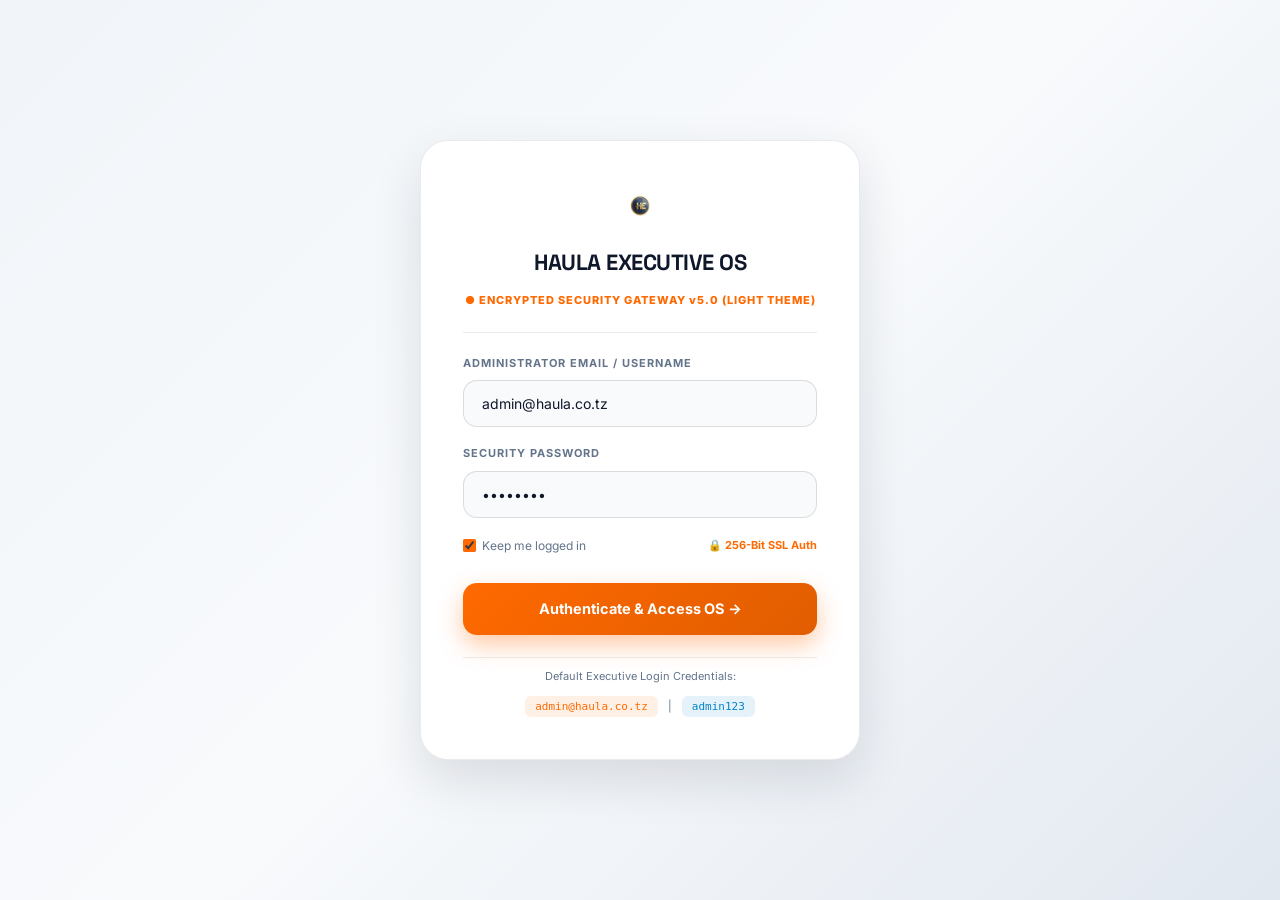
<file: login.html>
<!DOCTYPE html>
<html lang="en">
  <head>
    <meta charset="UTF-8" />
    <meta name="viewport" content="width=device-width, initial-scale=1.0" />
    <meta name="description" content="Haula Enterprises — Executive Admin Login Portal" />
    <meta name="theme-color" content="#f8fafc" />
    <title>Executive Login | Haula Admin OS</title>

    <!-- Favicon -->
    <link rel="icon" type="image/png" href="assets/imgs/logo.png" />

    <!-- Google Fonts: Space Grotesk & Inter -->
    <link rel="preconnect" href="https://fonts.googleapis.com" />
    <link rel="preconnect" href="https://fonts.gstatic.com" crossorigin />
    <link href="https://fonts.googleapis.com/css2?family=Inter:wght@300;400;500;600;700;800&family=Space+Grotesk:wght@500;600;700&display=swap" rel="stylesheet" />

    <link rel="stylesheet" href="styles.css?v=25.0" />
    <style>
      body.login-page-body {
        margin: 0;
        padding: 0;
        min-height: 100vh;
        background: #f8fafc linear-gradient(135deg, #f1f5f9 0%, #f8fafc 50%, #e2e8f0 100%) fixed;
        display: flex;
        align-items: center;
        justify-content: center;
        font-family: var(--font-main);
        color: #0f172a;
      }

      .login-container-card {
        width: 100%;
        max-width: 440px;
        background: #ffffff;
        border: 1px solid rgba(0, 0, 0, 0.08);
        border-radius: 28px;
        padding: 42px;
        box-shadow: 0 20px 50px rgba(15, 23, 42, 0.12);
        display: flex;
        flex-direction: column;
        gap: 22px;
        margin: 20px;
        animation: loginFadeIn 0.5s cubic-bezier(0.16, 1, 0.3, 1);
      }

      @keyframes loginFadeIn {
        from { opacity: 0; transform: translateY(20px) scale(0.96); }
        to { opacity: 1; transform: translateY(0) scale(1); }
      }

      .login-container-card.shake {
        animation: loginShake 0.4s ease-in-out;
      }

      @keyframes loginShake {
        0%, 100% { transform: translateX(0); }
        20%, 60% { transform: translateX(-10px); }
        40%, 80% { transform: translateX(10px); }
      }

      .l-brand-header {
        text-align: center;
        display: flex;
        flex-direction: column;
        align-items: center;
        gap: 12px;
        padding-bottom: 22px;
        border-bottom: 1px solid rgba(0, 0, 0, 0.08);
      }

      .l-brand-header img {
        height: 50px !important;
        width: auto !important;
        object-fit: contain !important;
      }

      .l-brand-header h1 {
        font-family: var(--font-heading);
        font-size: 22px;
        font-weight: 700;
        color: #0f172a;
        letter-spacing: -0.5px;
        margin: 0;
      }

      .l-brand-header span {
        font-size: 11px;
        color: var(--hyper-orange);
        font-weight: 800;
        letter-spacing: 1px;
      }

      .l-form-group {
        display: flex;
        flex-direction: column;
        gap: 8px;
      }

      .l-form-group label {
        font-size: 11px;
        font-weight: 700;
        color: #64748b;
        text-transform: uppercase;
        letter-spacing: 1px;
      }

      .l-input {
        width: 100%;
        padding: 14px 18px;
        background: #f8fafc;
        border: 1px solid rgba(0, 0, 0, 0.12);
        border-radius: 14px;
        color: #0f172a;
        font-size: 14px;
        outline: none;
        box-sizing: border-box;
        transition: all var(--transition-hyper);
      }

      .l-input:focus {
        border-color: var(--hyper-orange);
        box-shadow: 0 0 0 4px rgba(255, 105, 0, 0.15);
        background: #ffffff;
      }

      .l-submit-btn {
        width: 100%;
        height: 52px;
        background: linear-gradient(135deg, var(--hyper-orange), #e05d00);
        color: #ffffff;
        font-family: var(--font-main);
        font-size: 14.5px;
        font-weight: 700;
        border-radius: 14px;
        border: none;
        cursor: pointer;
        box-shadow: 0 10px 25px rgba(255, 105, 0, 0.35);
        transition: all var(--transition-hyper);
        display: flex;
        align-items: center;
        justify-content: center;
        gap: 10px;
        margin-top: 10px;
      }

      .l-submit-btn:hover {
        transform: translateY(-2px);
        box-shadow: 0 15px 35px rgba(255, 105, 0, 0.5);
      }

      .l-error-alert {
        background: rgba(239, 68, 68, 0.1);
        border: 1px solid rgba(239, 68, 68, 0.25);
        color: #ef4444;
        padding: 12px 16px;
        border-radius: 12px;
        font-size: 12.5px;
        font-weight: 700;
        text-align: center;
        display: none;
      }

      .l-error-alert.active {
        display: block;
      }
    </style>
  </head>
  <body class="login-page-body">

    <div class="login-container-card" id="loginCard">
      <div class="l-brand-header">
        <img src="assets/imgs/logo.png" alt="Haula Logo" />
        <h1>HAULA EXECUTIVE OS</h1>
        <span>● ENCRYPTED SECURITY GATEWAY v5.0 (LIGHT THEME)</span>
      </div>

      <form id="standaloneLoginForm" style="display:flex; flex-direction:column; gap:18px;">
        <div class="l-form-group">
          <label for="pEmail">Administrator Email / Username</label>
          <input type="email" id="pEmail" class="l-input" value="admin@haula.co.tz" required autocomplete="username" />
        </div>

        <div class="l-form-group">
          <label for="pPassword">Security Password</label>
          <input type="password" id="pPassword" class="l-input" value="admin123" placeholder="••••••••" required autocomplete="current-password" />
        </div>

        <div style="display:flex; align-items:center; justify-content:space-between; font-size:12px; color:#64748b;">
          <label style="display:flex; align-items:center; gap:6px; cursor:pointer;">
            <input type="checkbox" id="pRemember" checked style="accent-color:var(--hyper-orange);" />
            <span>Keep me logged in</span>
          </label>
          <span style="color:var(--hyper-orange); font-size:11px; font-weight:700;">🔒 256-Bit SSL Auth</span>
        </div>

        <div class="l-error-alert" id="pErrorAlert">
          ❌ Incorrect Administrator Email or Password!
        </div>

        <button type="submit" class="l-submit-btn" id="pSubmitBtn">
          <span>Authenticate & Access OS &rarr;</span>
        </button>
      </form>

      <div style="text-align:center; padding-top:10px; border-top:1px solid rgba(0,0,0,0.08);">
        <p style="font-size:11px; color:#64748b; margin:0 0 6px 0;">Default Executive Login Credentials:</p>
        <code style="font-size:11px; color:var(--hyper-orange); background:rgba(255,105,0,0.1); padding:4px 10px; border-radius:6px;">admin@haula.co.tz</code>
        <span style="color:#64748b; font-size:11px; margin:0 6px;">|</span>
        <code style="font-size:11px; color:#0284c7; background:rgba(2,132,199,0.1); padding:4px 10px; border-radius:6px;">admin123</code>
      </div>
    </div>

    <script>
      document.addEventListener('DOMContentLoaded', () => {
        const form = document.getElementById('standaloneLoginForm');
        const card = document.getElementById('loginCard');
        const errorAlert = document.getElementById('pErrorAlert');

        form.addEventListener('submit', (e) => {
          e.preventDefault();
          const email = document.getElementById('pEmail').value.trim().toLowerCase();
          const pass = document.getElementById('pPassword').value;
          const remember = document.getElementById('pRemember').checked;

          const savedPass = localStorage.getItem('haula_admin_pass') || 'admin123';
          const validEmail = 'admin@haula.co.tz';

          if ((email === validEmail || email === 'admin') && pass === savedPass) {
            errorAlert.classList.remove('active');
            
            if (remember) {
              localStorage.setItem('haula_admin_logged_in', 'true');
            } else {
              sessionStorage.setItem('haula_admin_logged_in', 'true');
            }

            // Redirect to Admin Dashboard
            window.location.href = 'admin.html';
          } else {
            errorAlert.classList.add('active');
            card.classList.add('shake');
            setTimeout(() => card.classList.remove('shake'), 400);
          }
        });
      });
    </script>
  </body>
</html>
</file>
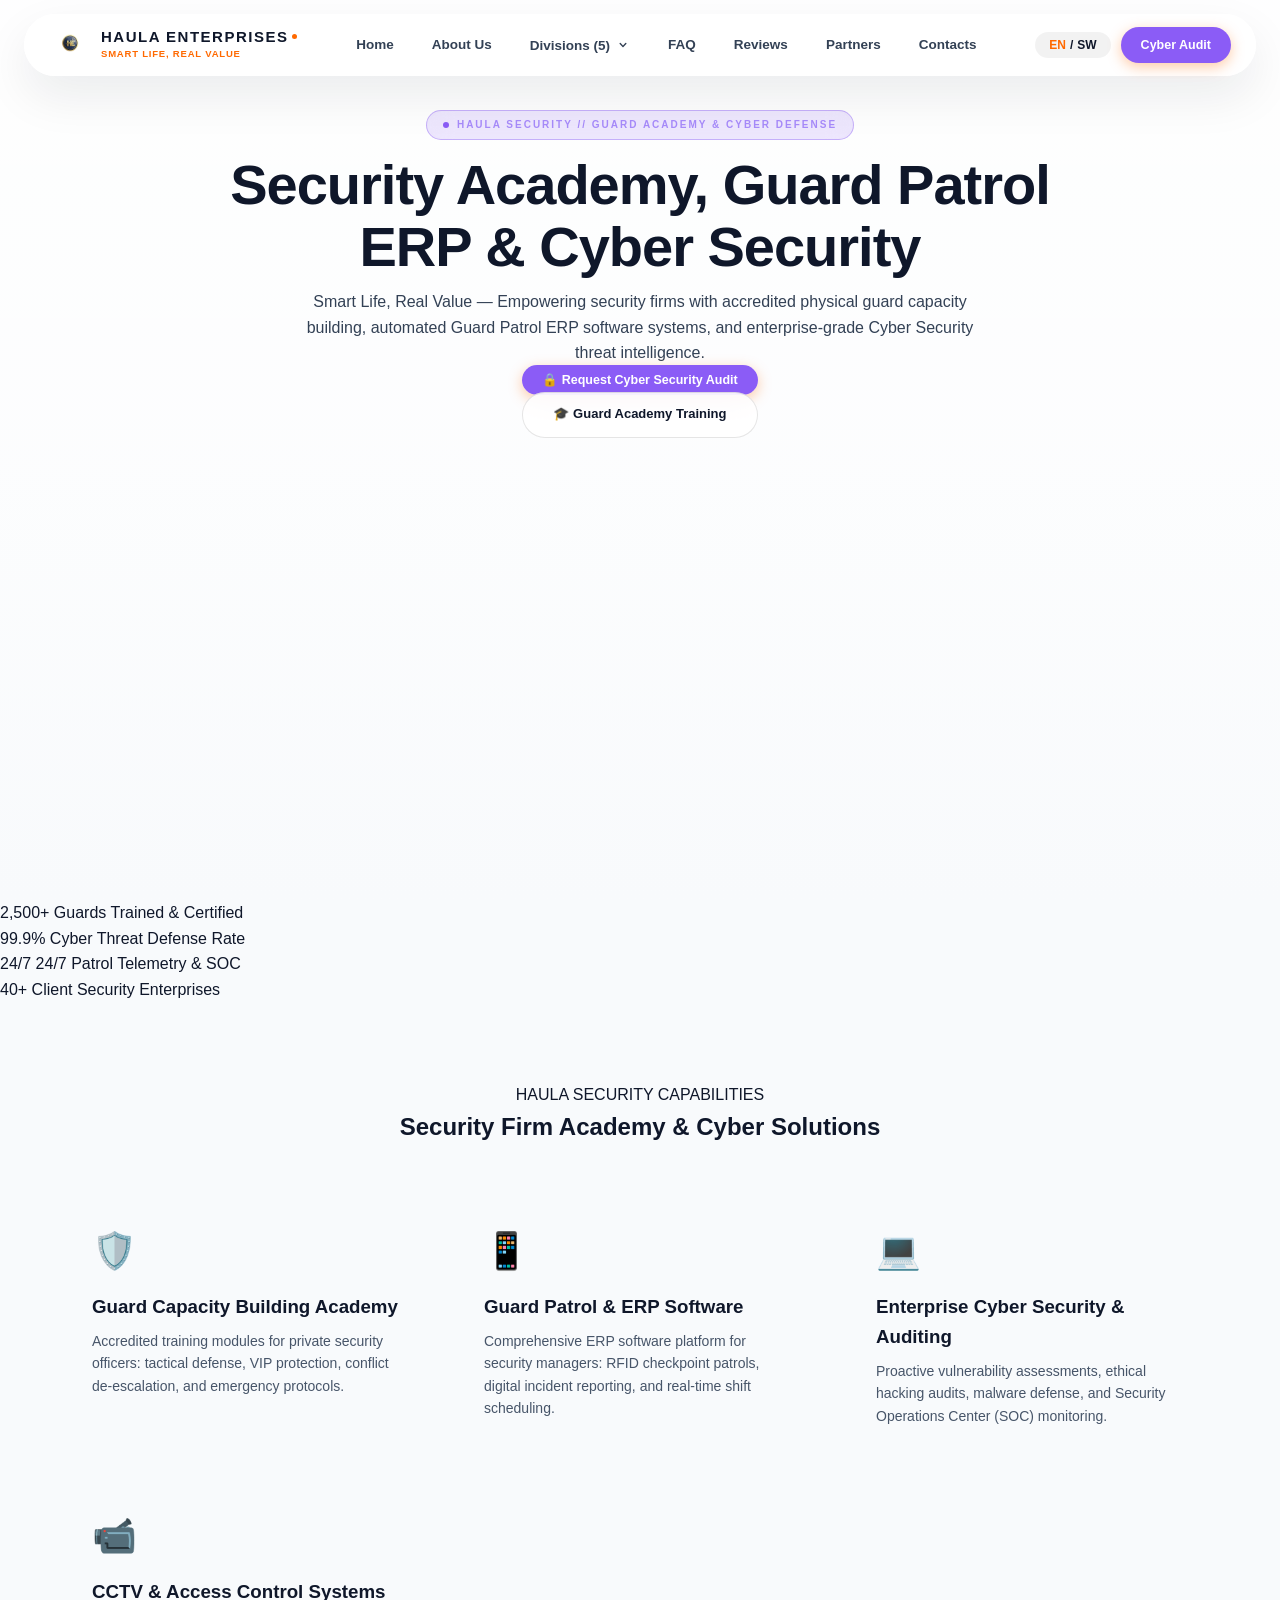
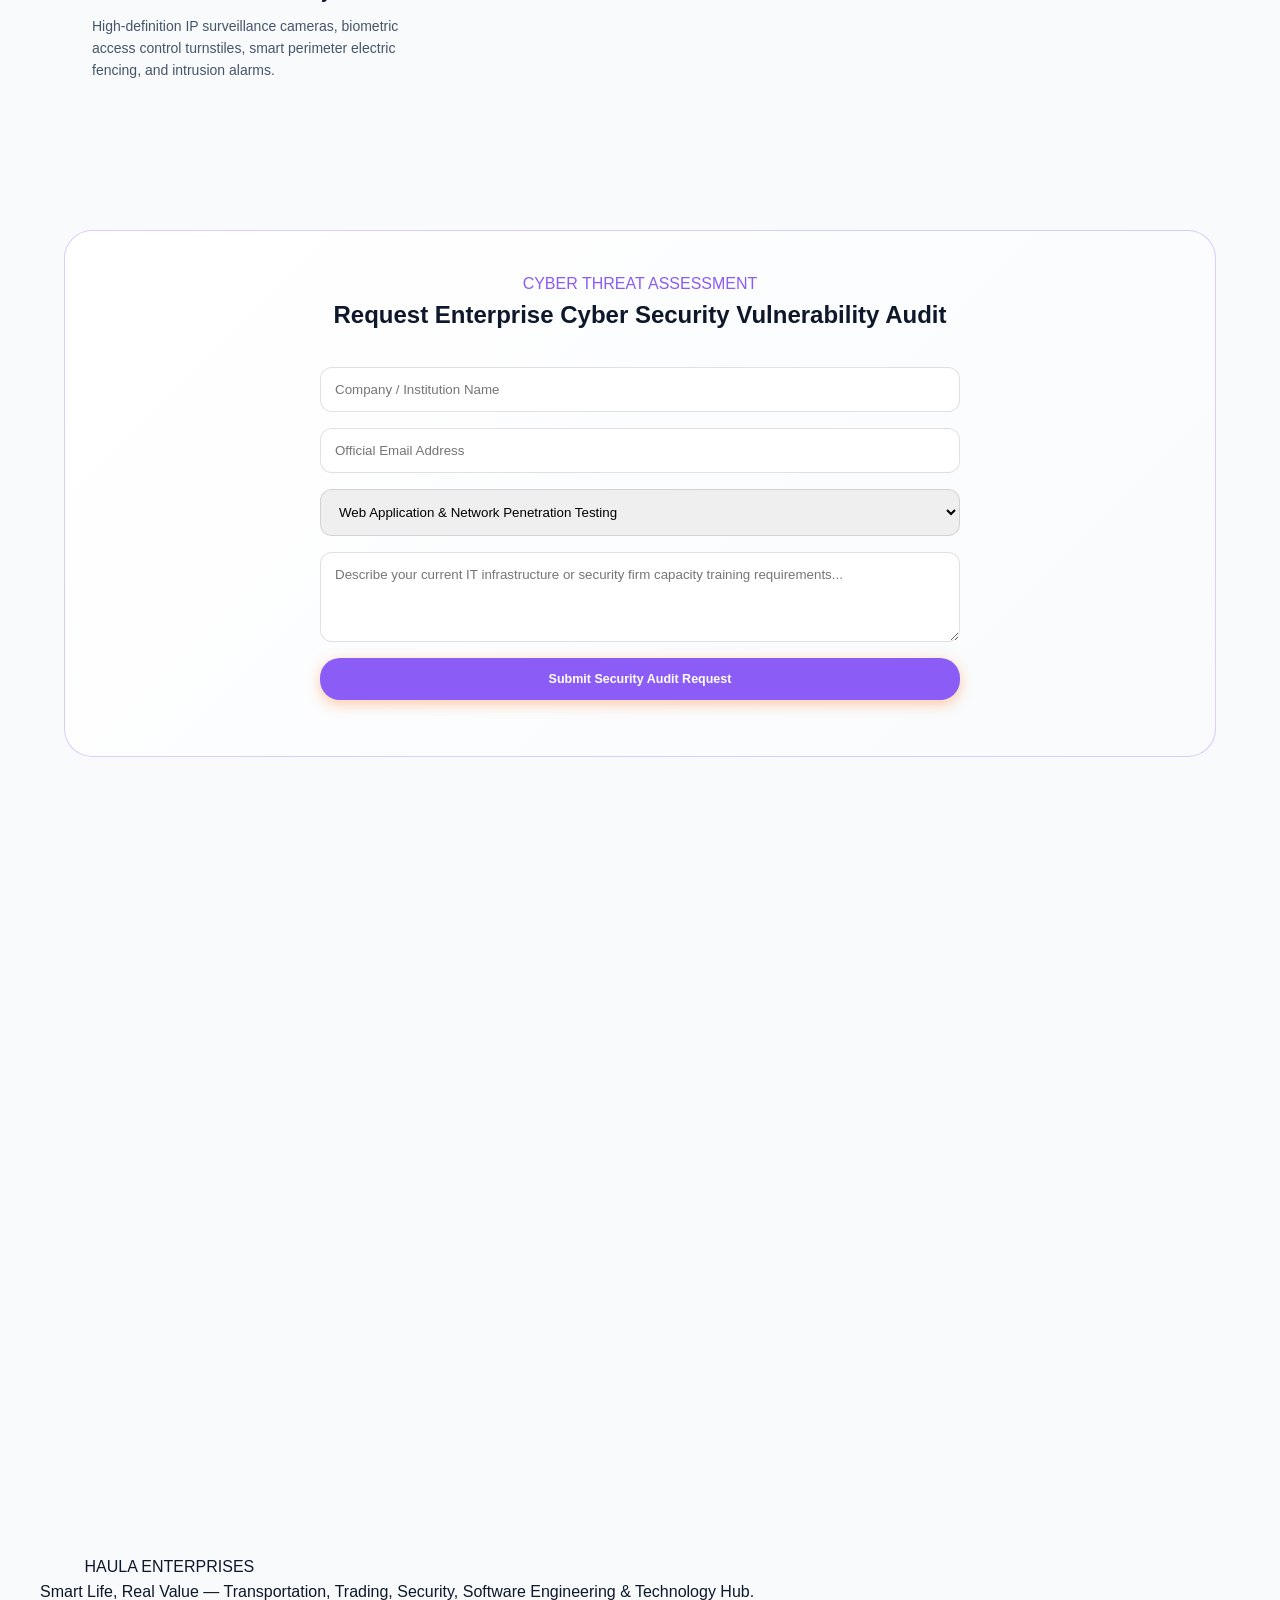
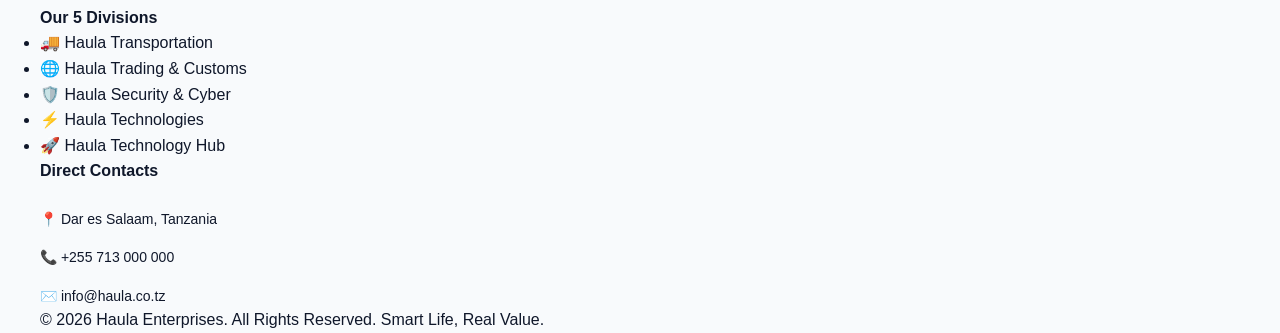
<file: security.html>
<!DOCTYPE html>
<html lang="en">
  <head>
    <meta charset="UTF-8" />
    <meta name="viewport" content="width=device-width, initial-scale=1.0" />
    <meta name="description" content="Haula Security & Cyber Operations — Professional Security Guard Training Academy, Security Firm ERP Software, and Enterprise Cyber Security Threat Intelligence." />
    <meta name="theme-color" content="#f8fafc" />
    <title>Haula Security & Cyber | Smart Life, Real Value</title>

    <!-- Favicon -->
    <link rel="icon" type="image/png" href="assets/imgs/logo.png" />

    <!-- Google Fonts: Space Grotesk & Inter -->
    <link rel="preconnect" href="https://fonts.googleapis.com" />
    <link rel="preconnect" href="https://fonts.gstatic.com" crossorigin />
    <!-- High-Priority Preload for LCP Hero Image -->
    <link rel="preload" as="image" href="https://images.unsplash.com/photo-1550751827-4bd374c3f58b?auto=format&fit=crop&w=1200&q=75&fm=webp" fetchpriority="high" />

    <!-- Preload Stylesheet for Render-Blocking Optimization -->
    <link rel="preload" href="styles.css?v=19.0" as="style" />
    <link rel="stylesheet" href="styles.css?v=19.0" />
  </head>
  <body>

    <!-- Deepin OS Floating Glass Dock Header -->
    <header class="deepin-dock-header" id="top">
      <div class="dock-inner">
        <a class="hyper-brand" href="index.html" aria-label="Haula Enterprises">
          <img src="assets/imgs/logo.png" alt="Haula Enterprises Logo" class="header-logo-img" width="60" height="60" fetchpriority="high" />
          <div class="brand-text-col">
            <span class="hyper-brand-name">HAULA ENTERPRISES<span class="mi-dot"></span></span>
            <span class="hyper-brand-slogan">Smart Life, Real Value</span>
          </div>
        </a>

        <nav class="dock-nav" aria-label="Main Navigation">
          <a href="index.html" data-sw="Mwanzo" data-en="Home">Home</a>
          <a href="index.html#about" data-sw="Kuhusu Sisi" data-en="About Us">About Us</a>

          <!-- Divisions Dropdown Menu -->
          <div class="nav-dropdown-wrapper">
            <button class="nav-dropdown-btn" aria-haspopup="true" aria-expanded="false">
              <span data-sw="Idara Zetu (5)" data-en="Divisions (5)">Divisions (5)</span>
              <svg class="dropdown-chevron" viewBox="0 0 20 20" fill="currentColor" width="14" height="14">
                <path fill-rule="evenodd" d="M5.293 7.293a1 1 0 011.414 0L10 10.586l3.293-3.293a1 1 0 111.414 1.414l-4 4a1 1 0 01-1.414 0l-4-4a1 1 0 010-1.414z" clip-rule="evenodd" />
              </svg>
            </button>

            <div class="nav-dropdown-menu" role="menu">
              <a href="javascript:void(0)" class="dropdown-item loader-trigger coming-soon-trigger" data-module="transport" role="menuitem">
                <span class="d-icon">🚚</span>
                <div class="d-txt">
                  <strong data-sw="Transportation" data-en="Transportation">Transportation <small class="soon-badge coming-soon">COMING SOON</small></strong>
                  <small data-sw="Usafirishaji wa mizigo mizito & mepesi" data-en="Heavy cargo haulage & logistics">Heavy cargo haulage & logistics</small>
                </div>
              </a>

              <a href="javascript:void(0)" class="dropdown-item loader-trigger coming-soon-trigger" data-module="trading" role="menuitem">
                <span class="d-icon">🌐</span>
                <div class="d-txt">
                  <strong data-sw="Trading & Customs" data-en="Trading & Customs">Trading & Customs <small class="soon-badge coming-soon">COMING SOON</small></strong>
                  <small data-sw="Biashara ya kimataifa & kutoa mizigo bandarini" data-en="Global trade & express port clearance">Global trade & express port clearance</small>
                </div>
              </a>

              <a href="javascript:void(0)" class="dropdown-item loader-trigger coming-soon-trigger" data-module="security" role="menuitem">
                <span class="d-icon">🛡️</span>
                <div class="d-txt">
                  <strong data-sw="Security & Cyber" data-en="Security & Cyber">Security & Cyber <small class="soon-badge coming-soon">COMING SOON</small></strong>
                  <small data-sw="Mafunzo ya ulinzi, software & Cyber Security" data-en="Guard Academy, Security ERP & Cyber Security">Guard Academy, Security ERP & Cyber Security</small>
                </div>
              </a>

              <a href="technologies.html" class="dropdown-item" role="menuitem">
                <span class="d-icon">⚡</span>
                <div class="d-txt">
                  <strong data-sw="Technologies" data-en="Technologies">Technologies <small class="soon-badge live-badge" style="background:rgba(16,185,129,0.15); color:#10b981;">ACTIVE</small></strong>
                  <small data-sw="Mifumo ya Software & Networking" data-en="Software & Networking Infrastructure">Software & Networking Infrastructure</small>
                </div>
              </a>

              <a href="javascript:void(0)" class="dropdown-item loader-trigger coming-soon-trigger" data-module="techhub" role="menuitem">
                <span class="d-icon">🚀</span>
                <div class="d-txt">
                  <strong data-sw="Technology Hub" data-en="Technology Hub">Technology Hub <small class="soon-badge coming-soon">COMING SOON</small></strong>
                  <small data-sw="Mafunzo ya ICT, AI & Startup Incubator" data-en="AI Innovation, ICT Bootcamps & Incubator">AI Innovation, ICT Bootcamps & Incubator</small>
                </div>
              </a>
            </div>
          </div>

          <a href="index.html#faq" data-sw="Maswali (FAQ)" data-en="FAQ">FAQ</a>
          <a href="index.html#testimonials" data-sw="Ushuhuda" data-en="Reviews">Reviews</a>
          <a href="index.html#partners" data-sw="Washirika" data-en="Partners">Partners</a>
          <a href="#contact" data-sw="Mawasiliano" data-en="Contacts">Contacts</a>
        </nav>

        <div class="dock-actions">
          <button class="hyper-lang-btn" id="langToggle">
            <span id="langEN" class="active-lang">EN</span>
            <span class="sep">/</span>
            <span id="langSW">SW</span>
          </button>
          <a href="#contact" class="hyper-btn-orange" style="background:var(--hyper-purple);" data-sw="Omba Audit" data-en="Cyber Audit">Cyber Audit</a>
          <button class="mobile-menu-toggle" id="mobileMenuBtn" aria-label="Toggle Navigation">
            <span class="hamburger-line"></span>
            <span class="hamburger-line"></span>
            <span class="hamburger-line"></span>
          </button>
        </div>
      </div>
    </header>

    <!-- Mobile Navigation Drawer -->
    <div class="mobile-drawer-menu" id="mobileDrawerMenu">
      <div class="mobile-drawer-inner">
        <a href="index.html" class="m-link" data-sw="🏠 Mwanzo" data-en="🏠 Home">🏠 Home</a>
        <a href="index.html#about" class="m-link" data-sw="🏢 Kuhusu Sisi" data-en="🏢 About Us">🏢 About Us</a>
        <div class="m-dropdown-header">OUR 5 CORE DIVISIONS</div>
        <a href="transportation.html" class="m-link">🚚 Transportation Logistics</a>
        <a href="trading.html" class="m-link">🌐 Trading & Customs Clearance</a>
        <a href="security.html" class="m-link">🛡️ Security & Cyber Operations</a>
        <a href="technologies.html" class="m-link">⚡ Technologies (Dawafy OS)</a>
        <a href="techhub.html" class="m-link">🚀 Technology Hub & AI Lab</a>
        <hr style="border:none; border-top:1px solid rgba(0,0,0,0.06); margin:8px 0;" />
        <a href="index.html#faq" class="m-link" data-sw="❓ Maswali (FAQ)" data-en="❓ FAQ">❓ FAQ</a>
        <a href="index.html#testimonials" class="m-link" data-sw="⭐️ Ushuhuda" data-en="⭐️ Testimonials">⭐️ Testimonials</a>
        <a href="#contact" class="m-link" data-sw="📞 Mawasiliano" data-en="📞 Contacts">📞 Contacts</a>
      </div>
    </div>

    <main class="fusion-container">

      <!-- HERO SECTION -->
      <section class="tesla-hero-section page-hero-security" id="hero">
        <div class="hero-bg-media" style="background-image: url('https://images.unsplash.com/photo-1550751827-4bd374c3f58b?auto=format&fit=crop&w=1200&q=75&fm=webp');"></div>
        <div class="hero-vignette"></div>

        <div class="tesla-hero-top-text">
          <div class="hyper-pill-tag" style="background:rgba(139,92,246,0.15); border-color:rgba(139,92,246,0.4);">
            <span class="pulse-dot" style="background:#8b5cf6;"></span>
            <span style="color:#a78bfa;" data-sw="HAULA SECURITY // GUARD ACADEMY & CYBER DEFENSE" data-en="HAULA SECURITY // GUARD ACADEMY & CYBER DEFENSE">HAULA SECURITY // GUARD ACADEMY & CYBER DEFENSE</span>
          </div>

          <h1 class="tesla-hero-h1" data-sw="Elimu ya Ulinzi, Security Systems & Cyber Security" data-en="Security Academy, Guard Patrol ERP & Cyber Security">
            Security Academy, Guard Patrol ERP & Cyber Security
          </h1>
          <p class="tesla-hero-p" data-sw="Smart Life, Real Value — Haula Security inatoa mafunzo ya kisasa ya ulinzi kwa makampuni ya ulinzi (Security Companies), mifumo ya dijitali ya usimamizi wa walinzi (Guard Patrol Software), na ulinzi wa mifumo ya mtandao (Enterprise Cyber Security Threat Defense)." data-en="Smart Life, Real Value — Empowering security firms with accredited physical guard capacity building, automated Guard Patrol ERP software systems, and enterprise-grade Cyber Security threat intelligence.">
            Smart Life, Real Value — Empowering security firms with accredited physical guard capacity building, automated Guard Patrol ERP software systems, and enterprise-grade Cyber Security threat intelligence.
          </p>

          <div class="hero-action-buttons">
            <a href="#audit" class="hyper-btn-orange" style="background:var(--hyper-purple);" data-sw="🔒 Omba Audit ya Cyber Security" data-en="🔒 Request Cyber Security Audit">🔒 Request Cyber Security Audit</a>
            <a href="#academy" class="hyper-btn-glass" data-sw="🎓 Mafunzo ya Makampuni ya Ulinzi" data-en="🎓 Guard Academy Training">🎓 Guard Academy Training</a>
          </div>
        </div>
      </section>

      <!-- STATS BAR -->
      <section class="deepin-stats-strip">
        <div class="stats-grid">
          <div class="stat-card">
            <span class="stat-num">2,500+</span>
            <span class="stat-label" data-sw="Walinzi Waliopata Mafunzo" data-en="Guards Trained & Certified">Guards Trained & Certified</span>
          </div>
          <div class="stat-card">
            <span class="stat-num">99.9%</span>
            <span class="stat-label" data-sw="Ufanisi wa Cyber Threat Defense" data-en="Cyber Threat Defense Rate">Cyber Threat Defense Rate</span>
          </div>
          <div class="stat-card">
            <span class="stat-num">24/7</span>
            <span class="stat-label" data-sw="SOC Operations & Patrol Telemetry" data-en="24/7 Patrol Telemetry & SOC">24/7 Patrol Telemetry & SOC</span>
          </div>
          <div class="stat-card">
            <span class="stat-num">40+</span>
            <span class="stat-label" data-sw="Makampuni ya Ulinzi Yaliyosajiliwa" data-en="Client Security Enterprises">Client Security Enterprises</span>
          </div>
        </div>
      </section>

      <!-- PILLARS SHOWCASE -->
      <section class="section-container" id="academy" style="padding: 80px 24px;">
        <div class="text-center" style="margin-bottom: 48px;">
          <span class="section-kicker" data-sw="HUDUMA ZA SECURITY & CYBER" data-en="HAULA SECURITY CAPABILITIES">HAULA SECURITY CAPABILITIES</span>
          <h2 class="section-title" data-sw="Elimu ya Ulinzi & Cyber Defense" data-en="Security Firm Academy & Cyber Solutions">Security Firm Academy & Cyber Solutions</h2>
        </div>

        <div style="display:grid; grid-template-columns: repeat(auto-fit, minmax(280px, 1fr)); gap:24px;">
          <div class="hyper-glass-card" style="padding: 28px;">
            <div style="font-size:36px; margin-bottom:12px;">🛡️</div>
            <h3 style="font-family:var(--font-heading); margin-bottom:8px;" data-sw="Security Guard Training Academy" data-en="Guard Capacity Building Academy">Guard Capacity Building Academy</h3>
            <p style="font-size:14px; color:#475569;" data-sw="Mafunzo ya mbinu za ulinzi, nidhamu, huduma za kwanza, na kuzuia uhalifu kwa walinzi wa makampuni binafsi." data-en="Accredited training modules for private security officers: tactical defense, VIP protection, conflict de-escalation, and emergency protocols.">Accredited training modules for private security officers: tactical defense, VIP protection, conflict de-escalation, and emergency protocols.</p>
          </div>

          <div class="hyper-glass-card" style="padding: 28px;">
            <div style="font-size:36px; margin-bottom:12px;">📱</div>
            <h3 style="font-family:var(--font-heading); margin-bottom:8px;" data-sw="Guard Patrol & Security ERP Software" data-en="Guard Patrol & ERP Software">Guard Patrol & ERP Software</h3>
            <p style="font-size:14px; color:#475569;" data-sw="Mfumo wa kidijitali wa kufuatilia doria za walinzi kwa RFID/GPS (Guard Patrol System) na ratiba za kazi za usiku." data-en="Comprehensive ERP software platform for security managers: RFID checkpoint patrols, digital incident reporting, and real-time shift scheduling.">Comprehensive ERP software platform for security managers: RFID checkpoint patrols, digital incident reporting, and real-time shift scheduling.</p>
          </div>

          <div class="hyper-glass-card" style="padding: 28px;">
            <div style="font-size:36px; margin-bottom:12px;">💻</div>
            <h3 style="font-family:var(--font-heading); margin-bottom:8px;" data-sw="Enterprise Cyber Security Defense" data-en="Enterprise Cyber Security & Auditing">Enterprise Cyber Security & Auditing</h3>
            <p style="font-size:14px; color:#475569;" data-sw="Kukagua usalama wa mifumo ya kompyuta (Penetration Testing), kulinda data za benki/taasisi, na kuzuia Cyber Attacks." data-en="Proactive vulnerability assessments, ethical hacking audits, malware defense, and Security Operations Center (SOC) monitoring.">Proactive vulnerability assessments, ethical hacking audits, malware defense, and Security Operations Center (SOC) monitoring.</p>
          </div>

          <div class="hyper-glass-card" style="padding: 28px;">
            <div style="font-size:36px; margin-bottom:12px;">📹</div>
            <h3 style="font-family:var(--font-heading); margin-bottom:8px;" data-sw="CCTV & Physical Security Systems" data-en="CCTV & Access Control Systems">CCTV & Access Control Systems</h3>
            <p style="font-size:14px; color:#475569;" data-sw="Usimikaji wa kamera za AI CCTV, Biometric Fingerprint/Face ID door locks, na Electric Fencing systems." data-en="High-definition IP surveillance cameras, biometric access control turnstiles, smart perimeter electric fencing, and intrusion alarms.">High-definition IP surveillance cameras, biometric access control turnstiles, smart perimeter electric fencing, and intrusion alarms.</p>
          </div>
        </div>
      </section>

      <!-- CYBER SECURITY AUDIT REQUEST FORM -->
      <section class="section-container" id="audit" style="padding: 40px 24px 80px;">
        <div class="hyper-glass-card" style="padding: 40px; border-radius: 28px; background: linear-gradient(135deg, rgba(255,255,255,0.95), rgba(248,250,252,0.95)); border:1px solid rgba(139,92,246,0.3);">
          <div class="text-center" style="margin-bottom: 32px;">
            <span class="section-kicker" style="color:var(--hyper-purple);" data-sw="CYBER THREAT ASSESSMENT" data-en="CYBER THREAT ASSESSMENT">CYBER THREAT ASSESSMENT</span>
            <h2 class="section-title" data-sw="Omba Audit ya Usalama wa Mtandao (Cyber Audit)" data-en="Request Enterprise Cyber Security Vulnerability Audit">Request Enterprise Cyber Security Vulnerability Audit</h2>
          </div>

          <form id="cyberAuditForm" style="max-width:640px; margin:0 auto; display:flex; flex-direction:column; gap:16px;">
            <input type="text" placeholder="Company / Institution Name" required style="padding:14px; border-radius:12px; border:1px solid rgba(0,0,0,0.12);" />
            <input type="email" placeholder="Official Email Address" required style="padding:14px; border-radius:12px; border:1px solid rgba(0,0,0,0.12);" />
            <select id="auditServiceType" style="padding:14px; border-radius:12px; border:1px solid rgba(0,0,0,0.12);">
              <option value="Web & Network Penetration Testing">Web Application & Network Penetration Testing</option>
              <option value="Security Company Guard Patrol Software Demo">Security Guard Patrol Software ERP Demo</option>
              <option value="Guard Academy Capacity Training">Security Guard Firm Staff Training & Certification</option>
              <option value="CCTV & Biometric Infrastructure">CCTV & Biometric Access Control Installation</option>
            </select>
            <textarea placeholder="Describe your current IT infrastructure or security firm capacity training requirements..." rows="4" required style="padding:14px; border-radius:12px; border:1px solid rgba(0,0,0,0.12);"></textarea>
            <button type="submit" class="hyper-btn-orange" style="background:var(--hyper-purple); padding:14px; font-weight:700;" data-sw="Tuma Ombi la Audit" data-en="Submit Security Audit Request">Submit Security Audit Request</button>
            <div id="cyberFormStatus" style="font-size:14px; color:#8b5cf6; text-align:center; font-weight:600;"></div>
          </form>
        </div>
      </section>

      <!-- CONTACT INQUIRY SECTION -->
      <section class="section-container" id="contact" style="padding: 40px 24px 80px;">
        <div class="text-center" style="margin-bottom: 40px;">
          <span class="section-kicker" data-sw="MAWASILIANO YA SECURITY DIVISION" data-en="SECURITY DIVISION DESK">SECURITY DIVISION DESK</span>
          <h2 class="section-title" data-sw="Wasiliana na Timu ya Haula Security" data-en="Contact Security & Cyber Operations">Contact Security & Cyber Operations</h2>
        </div>

        <div style="max-width: 680px; margin:0 auto;" class="hyper-glass-card">
          <form id="secContactForm" style="padding:32px; display:flex; flex-direction:column; gap:16px;">
            <input type="text" placeholder="Your Name" required style="padding:14px; border-radius:12px; border:1px solid rgba(0,0,0,0.12);" />
            <input type="email" placeholder="Email Address" required style="padding:14px; border-radius:12px; border:1px solid rgba(0,0,0,0.12);" />
            <input type="text" placeholder="Phone Number / WhatsApp" required style="padding:14px; border-radius:12px; border:1px solid rgba(0,0,0,0.12);" />
            <textarea placeholder="Your inquiry regarding Guard Academy, ERP software, or Cyber defense..." rows="4" required style="padding:14px; border-radius:12px; border:1px solid rgba(0,0,0,0.12);"></textarea>
            <button type="submit" class="hyper-btn-orange" style="background:var(--hyper-purple); padding:14px; font-weight:700;" data-sw="Tuma Ujumbe" data-en="Send Security Inquiry">Send Security Inquiry</button>
            <div id="secFormStatus" style="font-size:14px; color:#10b981; text-align:center; font-weight:600;"></div>
          </form>
        </div>
      </section>

    </main>

    <!-- FOOTER -->
    <footer class="hyper-footer" style="margin-top: 60px;">
      <div class="section-container">
        <div class="footer-grid">
          <div class="f-col main-brand-col">
            <a href="index.html" class="footer-brand">
              <img src="assets/imgs/logo.png" alt="Haula Enterprises Logo" class="footer-logo-img" />
              <span class="f-brand-name">HAULA ENTERPRISES</span>
            </a>
            <p class="f-tagline" data-sw="Smart Life, Real Value — Usafirishaji, Biashara, Security, Software Services & Technology Hub." data-en="Smart Life, Real Value — Transportation, Trading, Security, Software Engineering & Technology Hub.">
              Smart Life, Real Value — Transportation, Trading, Security, Software Engineering & Technology Hub.
            </p>
          </div>

          <div class="f-col">
            <h4 class="f-heading" data-sw="Idara Zetu (5)" data-en="Our 5 Divisions">Our 5 Divisions</h4>
            <ul class="f-links">
              <li><a href="transportation.html">🚚 Haula Transportation</a></li>
              <li><a href="trading.html">🌐 Haula Trading & Customs</a></li>
              <li><a href="security.html">🛡️ Haula Security & Cyber</a></li>
              <li><a href="technologies.html">⚡ Haula Technologies</a></li>
              <li><a href="techhub.html">🚀 Haula Technology Hub</a></li>
            </ul>
          </div>

          <div class="f-col">
            <h4 class="f-heading" data-sw="Mawasiliano" data-en="Direct Contacts">Direct Contacts</h4>
            <div class="c-info-list">
              <p>📍 Dar es Salaam, Tanzania</p>
              <p>📞 <a href="tel:+255713000000">+255 713 000 000</a></p>
              <p>✉️ <a href="mailto:info@haula.co.tz">info@haula.co.tz</a></p>
            </div>
          </div>
        </div>

        <div class="footer-bottom">
          <p>© <span id="currentYear">2026</span> Haula Enterprises. All Rights Reserved. Smart Life, Real Value.</p>
        </div>
      </div>
    </footer>

    <script src="script.js?v=19.0" defer></script>
    <script>
      document.addEventListener('DOMContentLoaded', () => {
        const cyberAuditForm = document.getElementById('cyberAuditForm');
        const cyberFormStatus = document.getElementById('cyberFormStatus');

        if (cyberAuditForm) {
          cyberAuditForm.addEventListener('submit', (e) => {
            e.preventDefault();
            const inputs = cyberAuditForm.querySelectorAll('input, select, textarea');
            const payload = {
              name: inputs[0].value,
              email: inputs[1].value,
              dept: 'Haula Security: Cyber Audit / Guard Academy Request',
              msg: `[Service: ${inputs[2].value}] ${inputs[3].value}`
            };

            fetch('api/messages', {
              method: 'POST',
              headers: { 'Content-Type': 'application/json' },
              body: JSON.stringify(payload)
            }).catch(() => {
              fetch('backend/api_messages.php?action=submit', {
                method: 'POST',
                headers: { 'Content-Type': 'application/json' },
                body: JSON.stringify(payload)
              });
            });

            if (cyberFormStatus) {
              cyberFormStatus.textContent = '✓ Your Security Audit request has been dispatched! Our cybersecurity operations team will contact you shortly.';
              cyberAuditForm.reset();
            }
          });
        }

        const secContactForm = document.getElementById('secContactForm');
        const secFormStatus = document.getElementById('secFormStatus');
        if (secContactForm) {
          secContactForm.addEventListener('submit', (e) => {
            e.preventDefault();
            const inputs = secContactForm.querySelectorAll('input, textarea');
            const payload = {
              name: inputs[0].value,
              email: inputs[1].value,
              dept: 'Haula Security: General Inquiry',
              msg: `[Phone: ${inputs[2].value}] ${inputs[3].value}`
            };

            fetch('api/messages', {
              method: 'POST',
              headers: { 'Content-Type': 'application/json' },
              body: JSON.stringify(payload)
            }).catch(() => {
              fetch('backend/api_messages.php?action=submit', {
                method: 'POST',
                headers: { 'Content-Type': 'application/json' },
                body: JSON.stringify(payload)
              });
            });

            if (secFormStatus) {
              secFormStatus.textContent = '✓ Your message has been sent to Haula Security team!';
              secContactForm.reset();
            }
          });
        }
      });
    </script>
  </body>
</html>
</file>
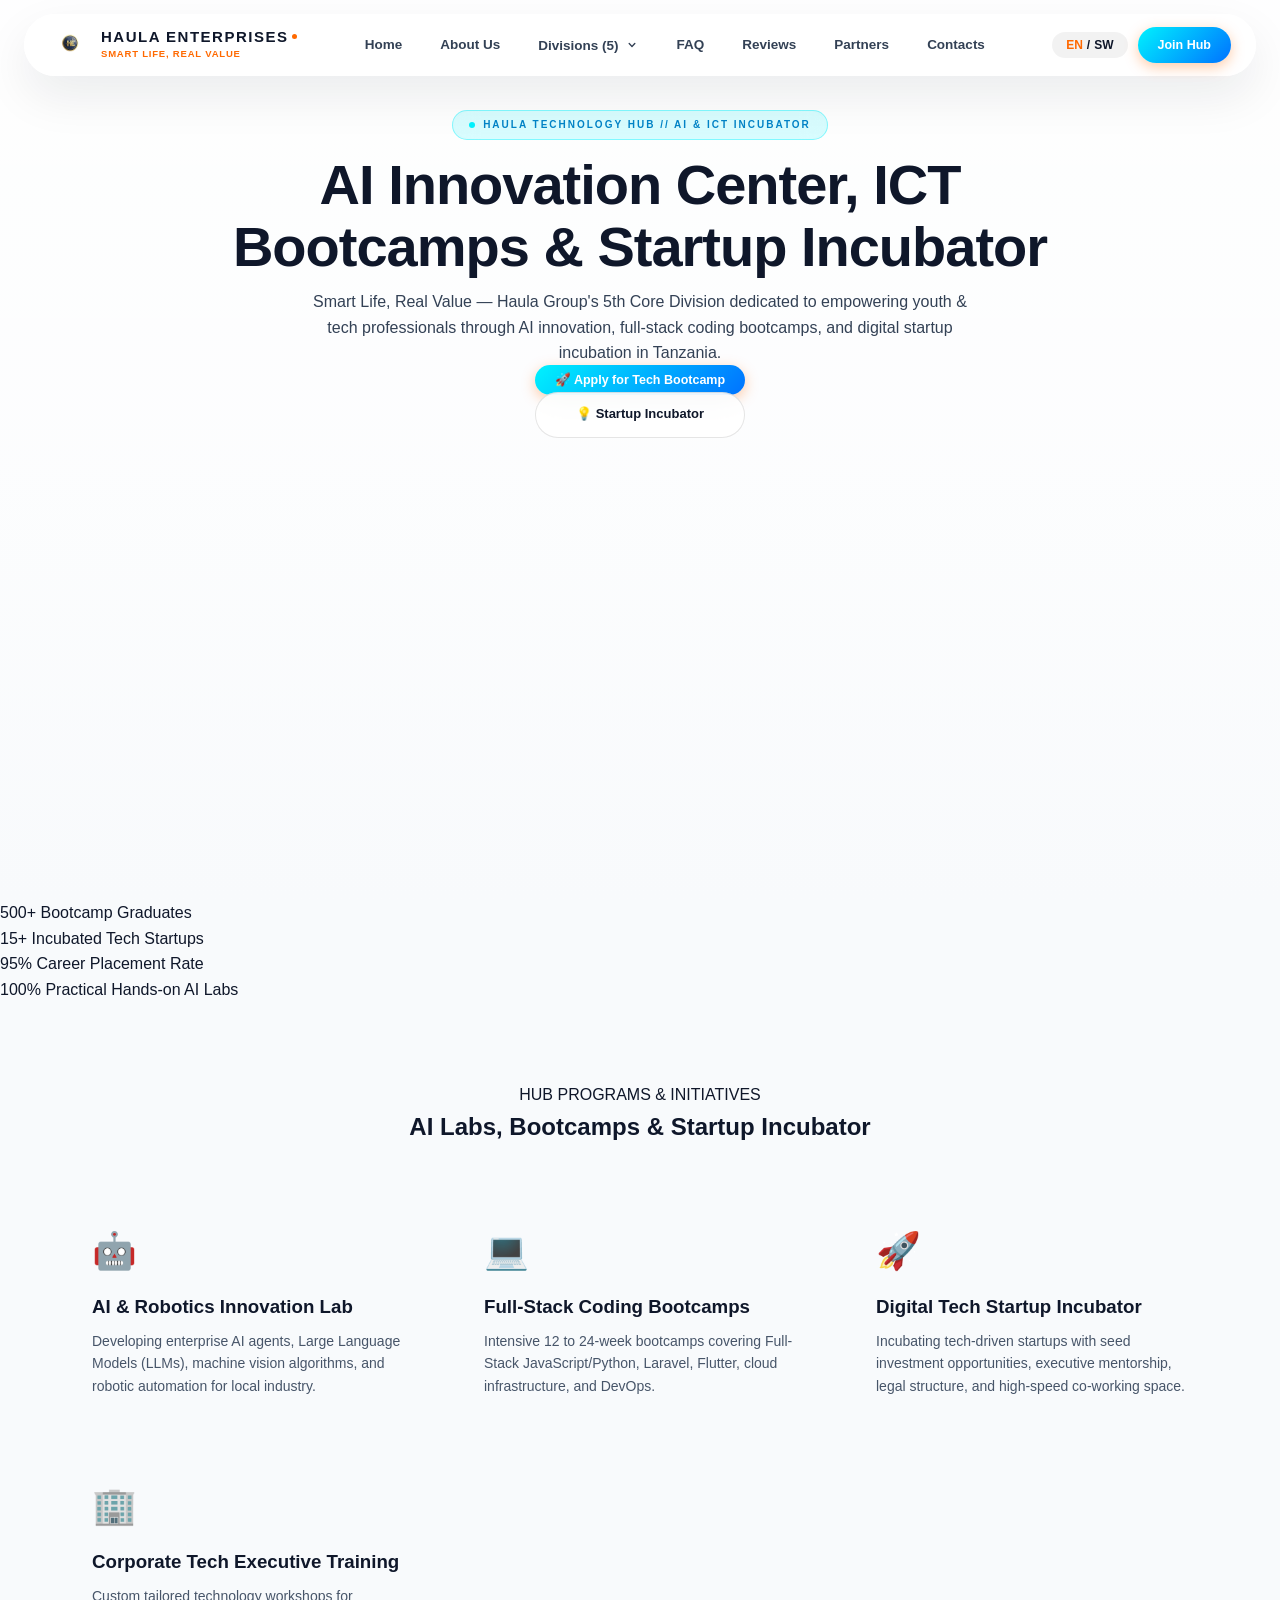
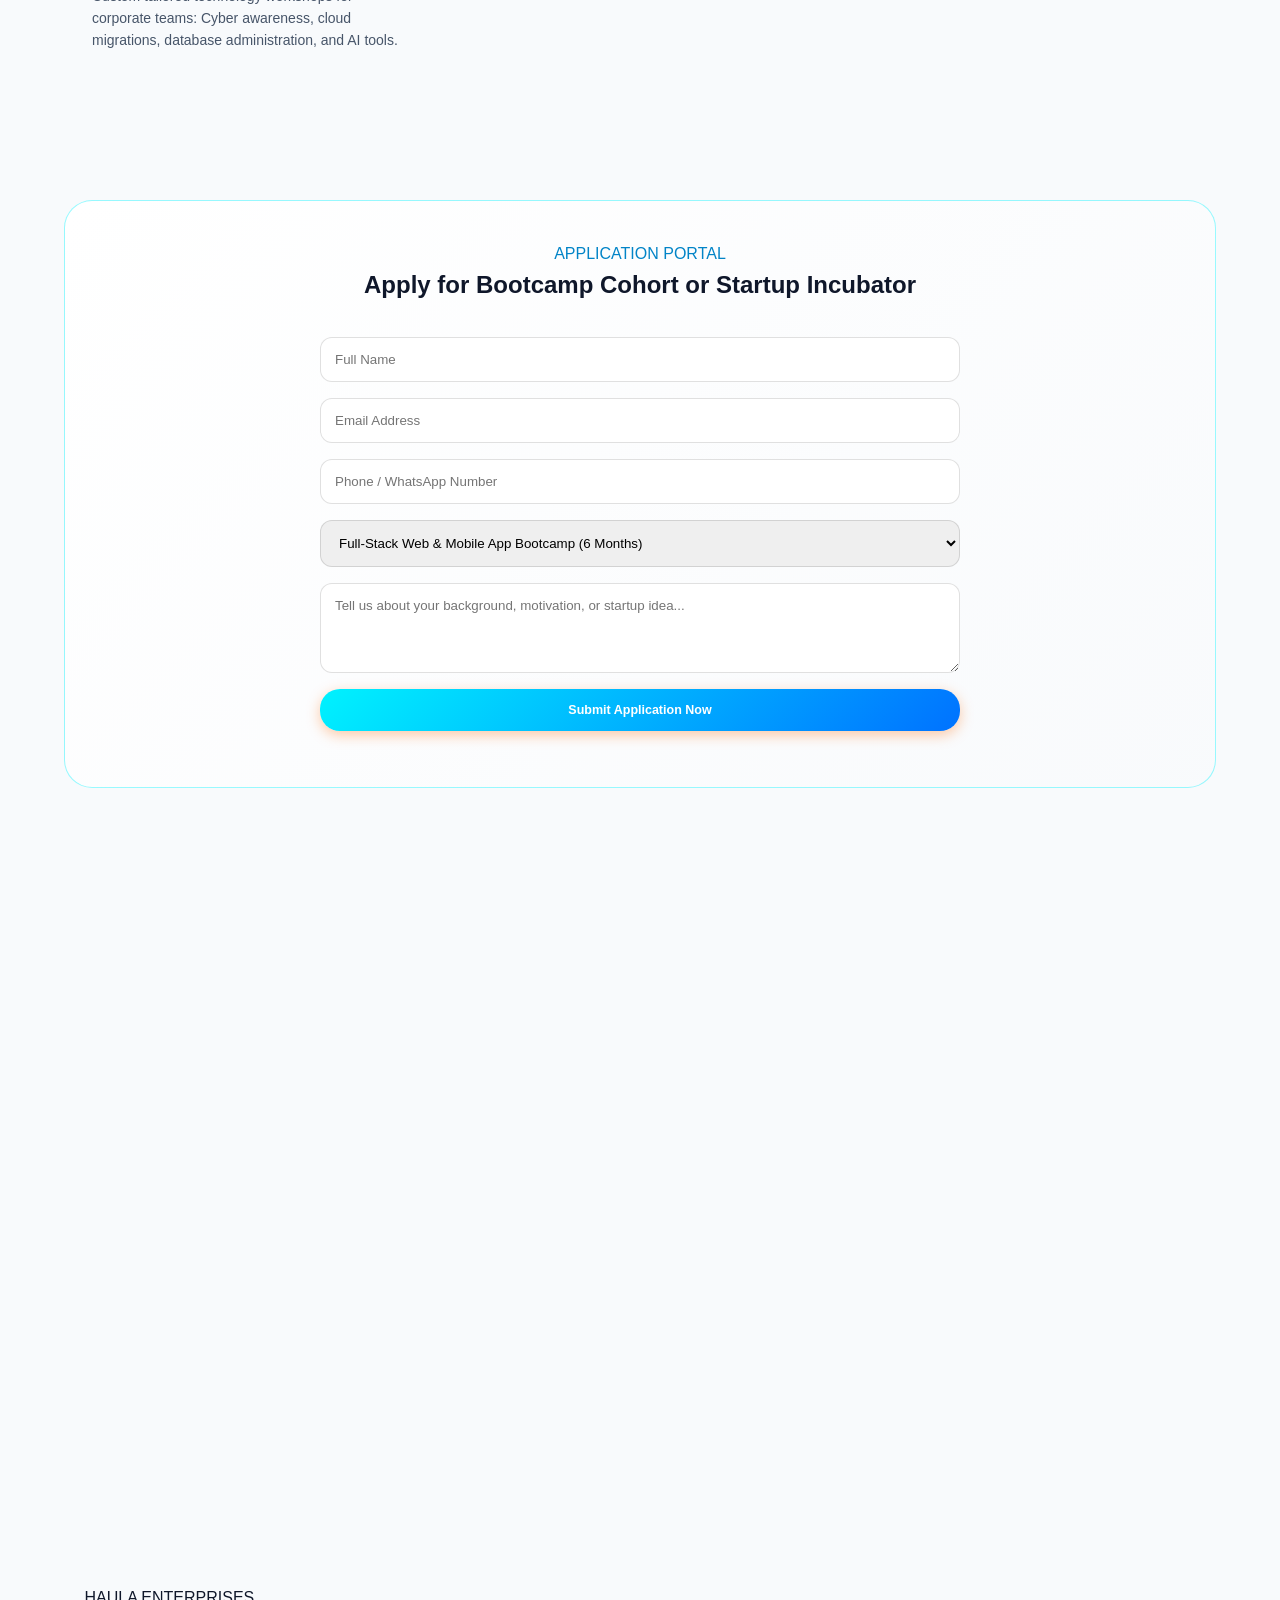
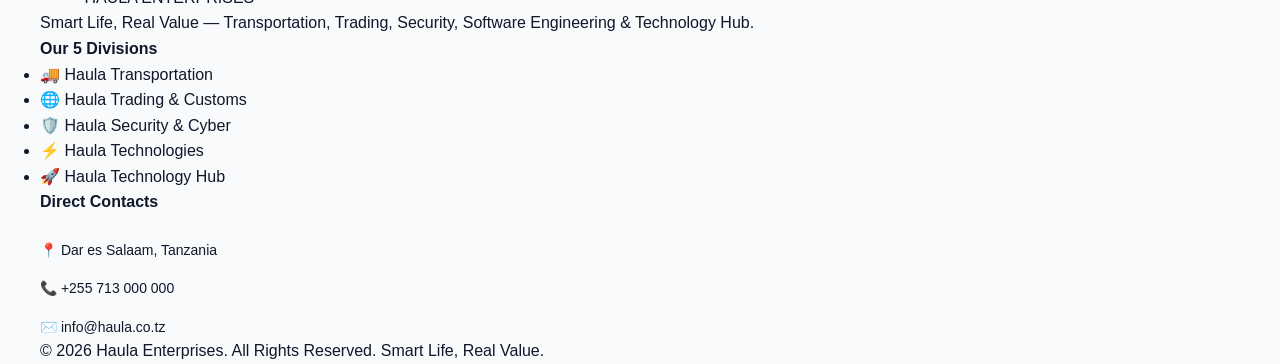
<file: techhub.html>
<!DOCTYPE html>
<html lang="en">
  <head>
    <meta charset="UTF-8" />
    <meta name="viewport" content="width=device-width, initial-scale=1.0" />
    <meta name="description" content="Haula Technology Hub — AI Innovation Center, ICT & Coding Bootcamps, and Digital Startup Incubator in Tanzania." />
    <meta name="theme-color" content="#f8fafc" />
    <title>Haula Technology Hub | Smart Life, Real Value</title>

    <!-- Favicon -->
    <link rel="icon" type="image/png" href="assets/imgs/logo.png" />

    <!-- Google Fonts: Space Grotesk & Inter -->
    <link rel="preconnect" href="https://fonts.googleapis.com" />
    <link rel="preconnect" href="https://fonts.gstatic.com" crossorigin />
    <!-- High-Priority Preload for LCP Hero Image -->
    <link rel="preload" as="image" href="https://images.unsplash.com/photo-1531482615713-2afd69097998?auto=format&fit=crop&w=1200&q=75&fm=webp" fetchpriority="high" />

    <!-- Preload Stylesheet for Render-Blocking Optimization -->
    <link rel="preload" href="styles.css?v=19.0" as="style" />
    <link rel="stylesheet" href="styles.css?v=19.0" />
  </head>
  <body>

    <!-- Deepin OS Floating Glass Dock Header -->
    <header class="deepin-dock-header" id="top">
      <div class="dock-inner">
        <a class="hyper-brand" href="index.html" aria-label="Haula Enterprises">
          <img src="assets/imgs/logo.png" alt="Haula Enterprises Logo" class="header-logo-img" width="60" height="60" fetchpriority="high" />
          <div class="brand-text-col">
            <span class="hyper-brand-name">HAULA ENTERPRISES<span class="mi-dot"></span></span>
            <span class="hyper-brand-slogan">Smart Life, Real Value</span>
          </div>
        </a>

        <nav class="dock-nav" aria-label="Main Navigation">
          <a href="index.html" data-sw="Mwanzo" data-en="Home">Home</a>
          <a href="index.html#about" data-sw="Kuhusu Sisi" data-en="About Us">About Us</a>

          <!-- Divisions Dropdown Menu -->
          <div class="nav-dropdown-wrapper">
            <button class="nav-dropdown-btn" aria-haspopup="true" aria-expanded="false">
              <span data-sw="Idara Zetu (5)" data-en="Divisions (5)">Divisions (5)</span>
              <svg class="dropdown-chevron" viewBox="0 0 20 20" fill="currentColor" width="14" height="14">
                <path fill-rule="evenodd" d="M5.293 7.293a1 1 0 011.414 0L10 10.586l3.293-3.293a1 1 0 111.414 1.414l-4 4a1 1 0 01-1.414 0l-4-4a1 1 0 010-1.414z" clip-rule="evenodd" />
              </svg>
            </button>

            <div class="nav-dropdown-menu" role="menu">
              <a href="javascript:void(0)" class="dropdown-item loader-trigger coming-soon-trigger" data-module="transport" role="menuitem">
                <span class="d-icon">🚚</span>
                <div class="d-txt">
                  <strong data-sw="Transportation" data-en="Transportation">Transportation <small class="soon-badge coming-soon">COMING SOON</small></strong>
                  <small data-sw="Usafirishaji wa mizigo mizito & mepesi" data-en="Heavy cargo haulage & logistics">Heavy cargo haulage & logistics</small>
                </div>
              </a>

              <a href="javascript:void(0)" class="dropdown-item loader-trigger coming-soon-trigger" data-module="trading" role="menuitem">
                <span class="d-icon">🌐</span>
                <div class="d-txt">
                  <strong data-sw="Trading & Customs" data-en="Trading & Customs">Trading & Customs <small class="soon-badge coming-soon">COMING SOON</small></strong>
                  <small data-sw="Biashara ya kimataifa & kutoa mizigo bandarini" data-en="Global trade & express port clearance">Global trade & express port clearance</small>
                </div>
              </a>

              <a href="javascript:void(0)" class="dropdown-item loader-trigger coming-soon-trigger" data-module="security" role="menuitem">
                <span class="d-icon">🛡️</span>
                <div class="d-txt">
                  <strong data-sw="Security & Cyber" data-en="Security & Cyber">Security & Cyber <small class="soon-badge coming-soon">COMING SOON</small></strong>
                  <small data-sw="Mafunzo ya ulinzi, software & Cyber Security" data-en="Guard Academy, Security ERP & Cyber Security">Guard Academy, Security ERP & Cyber Security</small>
                </div>
              </a>

              <a href="technologies.html" class="dropdown-item" role="menuitem">
                <span class="d-icon">⚡</span>
                <div class="d-txt">
                  <strong data-sw="Technologies" data-en="Technologies">Technologies <small class="soon-badge live-badge" style="background:rgba(16,185,129,0.15); color:#10b981;">ACTIVE</small></strong>
                  <small data-sw="Mifumo ya Software & Networking" data-en="Software & Networking Infrastructure">Software & Networking Infrastructure</small>
                </div>
              </a>

              <a href="javascript:void(0)" class="dropdown-item loader-trigger coming-soon-trigger" data-module="techhub" role="menuitem">
                <span class="d-icon">🚀</span>
                <div class="d-txt">
                  <strong data-sw="Technology Hub" data-en="Technology Hub">Technology Hub <small class="soon-badge coming-soon">COMING SOON</small></strong>
                  <small data-sw="Mafunzo ya ICT, AI & Startup Incubator" data-en="AI Innovation, ICT Bootcamps & Incubator">AI Innovation, ICT Bootcamps & Incubator</small>
                </div>
              </a>
            </div>
          </div>

          <a href="index.html#faq" data-sw="Maswali (FAQ)" data-en="FAQ">FAQ</a>
          <a href="index.html#testimonials" data-sw="Ushuhuda" data-en="Reviews">Reviews</a>
          <a href="index.html#partners" data-sw="Washirika" data-en="Partners">Partners</a>
          <a href="#contact" data-sw="Mawasiliano" data-en="Contacts">Contacts</a>
        </nav>

        <div class="dock-actions">
          <button class="hyper-lang-btn" id="langToggle">
            <span id="langEN" class="active-lang">EN</span>
            <span class="sep">/</span>
            <span id="langSW">SW</span>
          </button>
          <a href="#enroll" class="hyper-btn-orange" style="background:linear-gradient(135deg, #00f2fe, #0072ff);" data-sw="Jiunge Hub" data-en="Join Hub">Join Hub</a>
          <button class="mobile-menu-toggle" id="mobileMenuBtn" aria-label="Toggle Navigation">
            <span class="hamburger-line"></span>
            <span class="hamburger-line"></span>
            <span class="hamburger-line"></span>
          </button>
        </div>
      </div>
    </header>

    <!-- Mobile Navigation Drawer -->
    <div class="mobile-drawer-menu" id="mobileDrawerMenu">
      <div class="mobile-drawer-inner">
        <a href="index.html" class="m-link" data-sw="🏠 Mwanzo" data-en="🏠 Home">🏠 Home</a>
        <a href="index.html#about" class="m-link" data-sw="🏢 Kuhusu Sisi" data-en="🏢 About Us">🏢 About Us</a>
        <div class="m-dropdown-header">OUR 5 CORE DIVISIONS</div>
        <a href="transportation.html" class="m-link">🚚 Transportation Logistics</a>
        <a href="trading.html" class="m-link">🌐 Trading & Customs Clearance</a>
        <a href="security.html" class="m-link">🛡️ Security & Cyber Operations</a>
        <a href="technologies.html" class="m-link">⚡ Technologies (Dawafy OS)</a>
        <a href="techhub.html" class="m-link">🚀 Technology Hub & AI Lab</a>
        <hr style="border:none; border-top:1px solid rgba(0,0,0,0.06); margin:8px 0;" />
        <a href="index.html#faq" class="m-link" data-sw="❓ Maswali (FAQ)" data-en="❓ FAQ">❓ FAQ</a>
        <a href="index.html#testimonials" class="m-link" data-sw="⭐️ Ushuhuda" data-en="⭐️ Testimonials">⭐️ Testimonials</a>
        <a href="#contact" class="m-link" data-sw="📞 Mawasiliano" data-en="📞 Contacts">📞 Contacts</a>
      </div>
    </div>

    <main class="fusion-container">

      <!-- HERO SECTION -->
      <section class="tesla-hero-section page-hero-techhub" id="hero">
        <div class="hero-bg-media" style="background-image: url('https://images.unsplash.com/photo-1531482615713-2afd69097998?auto=format&fit=crop&w=1200&q=75&fm=webp');"></div>
        <div class="hero-vignette"></div>

        <div class="tesla-hero-top-text">
          <div class="hyper-pill-tag" style="background:rgba(0,242,254,0.15); border-color:rgba(0,242,254,0.4);">
            <span class="pulse-dot" style="background:#00f2fe;"></span>
            <span style="color:#0284c7;" data-sw="HAULA TECHNOLOGY HUB // AI & ICT INCUBATOR" data-en="HAULA TECHNOLOGY HUB // AI & ICT INCUBATOR">HAULA TECHNOLOGY HUB // AI & ICT INCUBATOR</span>
          </div>

          <h1 class="tesla-hero-h1" data-sw="AI Innovation Center, ICT Bootcamps & Startup Incubator" data-en="AI Innovation Center, ICT Bootcamps & Startup Incubator">
            AI Innovation Center, ICT Bootcamps & Startup Incubator
          </h1>
          <p class="tesla-hero-p" data-sw="Smart Life, Real Value — Haula Technology Hub ndio kituo cha 5 cha Haula Enterprises kinachokuza vipaji vya vijana na wataalamu kupitia mafunzo ya ICT, Artificial Intelligence (AI) Bootcamps, na Incubator ya kukuza startups za kidijitali Tanzania." data-en="Smart Life, Real Value — Haula Group's 5th Core Division dedicated to empowering youth & tech professionals through AI innovation, full-stack coding bootcamps, and digital startup incubation in Tanzania.">
            Smart Life, Real Value — Haula Group's 5th Core Division dedicated to empowering youth & tech professionals through AI innovation, full-stack coding bootcamps, and digital startup incubation in Tanzania.
          </p>

          <div class="hero-action-buttons">
            <a href="#enroll" class="hyper-btn-orange" style="background:linear-gradient(135deg, #00f2fe, #0072ff);" data-sw="🚀 Jiunge na Coding Bootcamp" data-en="🚀 Apply for Tech Bootcamp">🚀 Apply for Tech Bootcamp</a>
            <a href="#incubator" class="hyper-btn-glass" data-sw="💡 Startup Incubator" data-en="💡 Startup Incubator">💡 Startup Incubator</a>
          </div>
        </div>
      </section>

      <!-- STATS BAR -->
      <section class="deepin-stats-strip">
        <div class="stats-grid">
          <div class="stat-card">
            <span class="stat-num">500+</span>
            <span class="stat-label" data-sw="Wahitimu wa Coding Bootcamps" data-en="Bootcamp Graduates">Bootcamp Graduates</span>
          </div>
          <div class="stat-card">
            <span class="stat-num">15+</span>
            <span class="stat-label" data-sw="Startups Zilizotatuliwa (Incubated)" data-en="Incubated Tech Startups">Incubated Tech Startups</span>
          </div>
          <div class="stat-card">
            <span class="stat-num">95%</span>
            <span class="stat-label" data-sw="Kiwango cha Ajira na Ujasiriamali" data-en="Career Placement Rate">Career Placement Rate</span>
          </div>
          <div class="stat-card">
            <span class="stat-num">100%</span>
            <span class="stat-label" data-sw="Praktiko & Practical AI Labs" data-en="Practical Hands-on AI Labs">Practical Hands-on AI Labs</span>
          </div>
        </div>
      </section>

      <!-- PILLARS SHOWCASE -->
      <section class="section-container" id="incubator" style="padding: 80px 24px;">
        <div class="text-center" style="margin-bottom: 48px;">
          <span class="section-kicker" data-sw="PROGRAMU ZETU ZA TECH HUB" data-en="HUB PROGRAMS & INITIATIVES">HUB PROGRAMS & INITIATIVES</span>
          <h2 class="section-title" data-sw="Mafunzo, AI & Ujasiriamali" data-en="AI Labs, Bootcamps & Startup Incubator">AI Labs, Bootcamps & Startup Incubator</h2>
        </div>

        <div style="display:grid; grid-template-columns: repeat(auto-fit, minmax(280px, 1fr)); gap:24px;">
          <div class="hyper-glass-card" style="padding: 28px;">
            <div style="font-size:36px; margin-bottom:12px;">🤖</div>
            <h3 style="font-family:var(--font-heading); margin-bottom:8px;" data-sw="AI & Robotics Innovation Lab" data-en="AI & Robotics Innovation Lab">AI & Robotics Innovation Lab</h3>
            <p style="font-size:14px; color:#475569;" data-sw="Maabara ya kisasa ya kukuza mifumo ya Artificial Intelligence, Machine Learning, na AI Agents kwa viwanda na biashara." data-en="Developing enterprise AI agents, Large Language Models (LLMs), machine vision algorithms, and robotic automation for local industry.">Developing enterprise AI agents, Large Language Models (LLMs), machine vision algorithms, and robotic automation for local industry.</p>
          </div>

          <div class="hyper-glass-card" style="padding: 28px;">
            <div style="font-size:36px; margin-bottom:12px;">💻</div>
            <h3 style="font-family:var(--font-heading); margin-bottom:8px;" data-sw="ICT & Coding Bootcamps" data-en="Full-Stack Coding Bootcamps">Full-Stack Coding Bootcamps</h3>
            <p style="font-size:14px; color:#475569;" data-sw="Mafunzo ya vitendo ya miezi 3 na 6 (Full-Stack Web & Mobile App Development, Python Data Science, Laravel, na React/Flutter)." data-en="Intensive 12 to 24-week bootcamps covering Full-Stack JavaScript/Python, Laravel, Flutter, cloud infrastructure, and DevOps.">Intensive 12 to 24-week bootcamps covering Full-Stack JavaScript/Python, Laravel, Flutter, cloud infrastructure, and DevOps.</p>
          </div>

          <div class="hyper-glass-card" style="padding: 28px;">
            <div style="font-size:36px; margin-bottom:12px;">🚀</div>
            <h3 style="font-family:var(--font-heading); margin-bottom:8px;" data-sw="Digital Startup Incubator" data-en="Digital Tech Startup Incubator">Digital Tech Startup Incubator</h3>
            <p style="font-size:14px; color:#475569;" data-sw="Programu ya miezi 6 inayowapa waasisi wa startups mtaji (seed funding), ushauri wa kitaalamu (mentorship), na Co-Working Space." data-en="Incubating tech-driven startups with seed investment opportunities, executive mentorship, legal structure, and high-speed co-working space.">Incubating tech-driven startups with seed investment opportunities, executive mentorship, legal structure, and high-speed co-working space.</p>
          </div>

          <div class="hyper-glass-card" style="padding: 28px;">
            <div style="font-size:36px; margin-bottom:12px;">🏢</div>
            <h3 style="font-family:var(--font-heading); margin-bottom:8px;" data-sw="Corporate ICT Training" data-en="Corporate Tech Executive Training">Corporate Tech Executive Training</h3>
            <p style="font-size:14px; color:#475569;" data-sw="Mafunzo maalum ya teknolojia kwa wafanyakazi wa benki, mashirika ya serikali, na makampuni ya mawasiliano." data-en="Custom tailored technology workshops for corporate teams: Cyber awareness, cloud migrations, database administration, and AI tools.">Custom tailored technology workshops for corporate teams: Cyber awareness, cloud migrations, database administration, and AI tools.</p>
          </div>
        </div>
      </section>

      <!-- ENROLMENT & APPLICATION FORM -->
      <section class="section-container" id="enroll" style="padding: 40px 24px 80px;">
        <div class="hyper-glass-card" style="padding: 40px; border-radius: 28px; background: linear-gradient(135deg, rgba(255,255,255,0.95), rgba(248,250,252,0.95)); border:1px solid rgba(0,242,254,0.4);">
          <div class="text-center" style="margin-bottom: 32px;">
            <span class="section-kicker" style="color:#0284c7;" data-sw="APPLICATION PORTAL" data-en="APPLICATION PORTAL">APPLICATION PORTAL</span>
            <h2 class="section-title" data-sw="Jiunge na Coding Bootcamp au Startup Incubator" data-en="Apply for Bootcamp Cohort or Startup Incubator">Apply for Bootcamp Cohort or Startup Incubator</h2>
          </div>

          <form id="hubEnrollForm" style="max-width:640px; margin:0 auto; display:flex; flex-direction:column; gap:16px;">
            <input type="text" placeholder="Full Name" required style="padding:14px; border-radius:12px; border:1px solid rgba(0,0,0,0.12);" />
            <input type="email" placeholder="Email Address" required style="padding:14px; border-radius:12px; border:1px solid rgba(0,0,0,0.12);" />
            <input type="text" placeholder="Phone / WhatsApp Number" required style="padding:14px; border-radius:12px; border:1px solid rgba(0,0,0,0.12);" />
            <select id="hubProgramSelect" style="padding:14px; border-radius:12px; border:1px solid rgba(0,0,0,0.12);">
              <option value="Full-Stack Web & Mobile Bootcamp">Full-Stack Web & Mobile App Bootcamp (6 Months)</option>
              <option value="AI & Python Data Science Intensive">AI & Python Data Science Intensive (3 Months)</option>
              <option value="Digital Startup Incubator Pitch">Digital Startup Incubator Pitch (Pitch Seed Funding)</option>
              <option value="Corporate ICT Workshop">Corporate ICT Workshop Request</option>
            </select>
            <textarea placeholder="Tell us about your background, motivation, or startup idea..." rows="4" required style="padding:14px; border-radius:12px; border:1px solid rgba(0,0,0,0.12);"></textarea>
            <button type="submit" class="hyper-btn-orange" style="background:linear-gradient(135deg, #00f2fe, #0072ff); padding:14px; font-weight:700;" data-sw="Tuma Maombi Sasa" data-en="Submit Application Now">Submit Application Now</button>
            <div id="hubFormStatus" style="font-size:14px; color:#0284c7; text-align:center; font-weight:600;"></div>
          </form>
        </div>
      </section>

      <!-- CONTACT INQUIRY SECTION -->
      <section class="section-container" id="contact" style="padding: 40px 24px 80px;">
        <div class="text-center" style="margin-bottom: 40px;">
          <span class="section-kicker" data-sw="MAWASILIANO YA TECH HUB" data-en="TECH HUB DESK">TECH HUB DESK</span>
          <h2 class="section-title" data-sw="Wasiliana na Haula Tech Hub Campus" data-en="Contact Haula Tech Hub Innovation Desk">Contact Haula Tech Hub Innovation Desk</h2>
        </div>

        <div style="max-width: 680px; margin:0 auto;" class="hyper-glass-card">
          <form id="hubContactForm" style="padding:32px; display:flex; flex-direction:column; gap:16px;">
            <input type="text" placeholder="Your Name" required style="padding:14px; border-radius:12px; border:1px solid rgba(0,0,0,0.12);" />
            <input type="email" placeholder="Email Address" required style="padding:14px; border-radius:12px; border:1px solid rgba(0,0,0,0.12);" />
            <input type="text" placeholder="Phone Number / WhatsApp" required style="padding:14px; border-radius:12px; border:1px solid rgba(0,0,0,0.12);" />
            <textarea placeholder="Your questions regarding cohort intake dates, fees, or co-working space..." rows="4" required style="padding:14px; border-radius:12px; border:1px solid rgba(0,0,0,0.12);"></textarea>
            <button type="submit" class="hyper-btn-orange" style="background:linear-gradient(135deg, #00f2fe, #0072ff); padding:14px; font-weight:700;" data-sw="Tuma Ujumbe" data-en="Send Campus Inquiry">Send Campus Inquiry</button>
            <div id="hubContactStatus" style="font-size:14px; color:#10b981; text-align:center; font-weight:600;"></div>
          </form>
        </div>
      </section>

    </main>

    <!-- FOOTER -->
    <footer class="hyper-footer" style="margin-top: 60px;">
      <div class="section-container">
        <div class="footer-grid">
          <div class="f-col main-brand-col">
            <a href="index.html" class="footer-brand">
              <img src="assets/imgs/logo.png" alt="Haula Enterprises Logo" class="footer-logo-img" />
              <span class="f-brand-name">HAULA ENTERPRISES</span>
            </a>
            <p class="f-tagline" data-sw="Smart Life, Real Value — Usafirishaji, Biashara, Security, Software Services & Technology Hub." data-en="Smart Life, Real Value — Transportation, Trading, Security, Software Engineering & Technology Hub.">
              Smart Life, Real Value — Transportation, Trading, Security, Software Engineering & Technology Hub.
            </p>
          </div>

          <div class="f-col">
            <h4 class="f-heading" data-sw="Idara Zetu (5)" data-en="Our 5 Divisions">Our 5 Divisions</h4>
            <ul class="f-links">
              <li><a href="transportation.html">🚚 Haula Transportation</a></li>
              <li><a href="trading.html">🌐 Haula Trading & Customs</a></li>
              <li><a href="security.html">🛡️ Haula Security & Cyber</a></li>
              <li><a href="technologies.html">⚡ Haula Technologies</a></li>
              <li><a href="techhub.html">🚀 Haula Technology Hub</a></li>
            </ul>
          </div>

          <div class="f-col">
            <h4 class="f-heading" data-sw="Mawasiliano" data-en="Direct Contacts">Direct Contacts</h4>
            <div class="c-info-list">
              <p>📍 Dar es Salaam, Tanzania</p>
              <p>📞 <a href="tel:+255713000000">+255 713 000 000</a></p>
              <p>✉️ <a href="mailto:info@haula.co.tz">info@haula.co.tz</a></p>
            </div>
          </div>
        </div>

        <div class="footer-bottom">
          <p>© <span id="currentYear">2026</span> Haula Enterprises. All Rights Reserved. Smart Life, Real Value.</p>
        </div>
      </div>
    </footer>

    <script src="script.js?v=19.0" defer></script>
    <script>
      document.addEventListener('DOMContentLoaded', () => {
        const hubEnrollForm = document.getElementById('hubEnrollForm');
        const hubFormStatus = document.getElementById('hubFormStatus');

        if (hubEnrollForm) {
          hubEnrollForm.addEventListener('submit', (e) => {
            e.preventDefault();
            const inputs = hubEnrollForm.querySelectorAll('input, select, textarea');
            const payload = {
              name: inputs[0].value,
              email: inputs[1].value,
              dept: 'Haula Tech Hub: Bootcamp / Incubator Application',
              msg: `[Phone: ${inputs[2].value}] [Program: ${inputs[3].value}] ${inputs[4].value}`
            };

            fetch('api/messages', {
              method: 'POST',
              headers: { 'Content-Type': 'application/json' },
              body: JSON.stringify(payload)
            }).catch(() => {
              fetch('backend/api_messages.php?action=submit', {
                method: 'POST',
                headers: { 'Content-Type': 'application/json' },
                body: JSON.stringify(payload)
              });
            });

            if (hubFormStatus) {
              hubFormStatus.textContent = '✓ Your Haula Tech Hub application has been submitted! Admissions team will contact you shortly.';
              hubEnrollForm.reset();
            }
          });
        }

        const hubContactForm = document.getElementById('hubContactForm');
        const hubContactStatus = document.getElementById('hubContactStatus');
        if (hubContactForm) {
          hubContactForm.addEventListener('submit', (e) => {
            e.preventDefault();
            const inputs = hubContactForm.querySelectorAll('input, textarea');
            const payload = {
              name: inputs[0].value,
              email: inputs[1].value,
              dept: 'Haula Tech Hub: General Inquiry',
              msg: `[Phone: ${inputs[2].value}] ${inputs[3].value}`
            };

            fetch('api/messages', {
              method: 'POST',
              headers: { 'Content-Type': 'application/json' },
              body: JSON.stringify(payload)
            }).catch(() => {
              fetch('backend/api_messages.php?action=submit', {
                method: 'POST',
                headers: { 'Content-Type': 'application/json' },
                body: JSON.stringify(payload)
              });
            });

            if (hubContactStatus) {
              hubContactStatus.textContent = '✓ Your message has been sent to Haula Tech Hub Campus desk!';
              hubContactForm.reset();
            }
          });
        }
      });
    </script>
  </body>
</html>
</file>
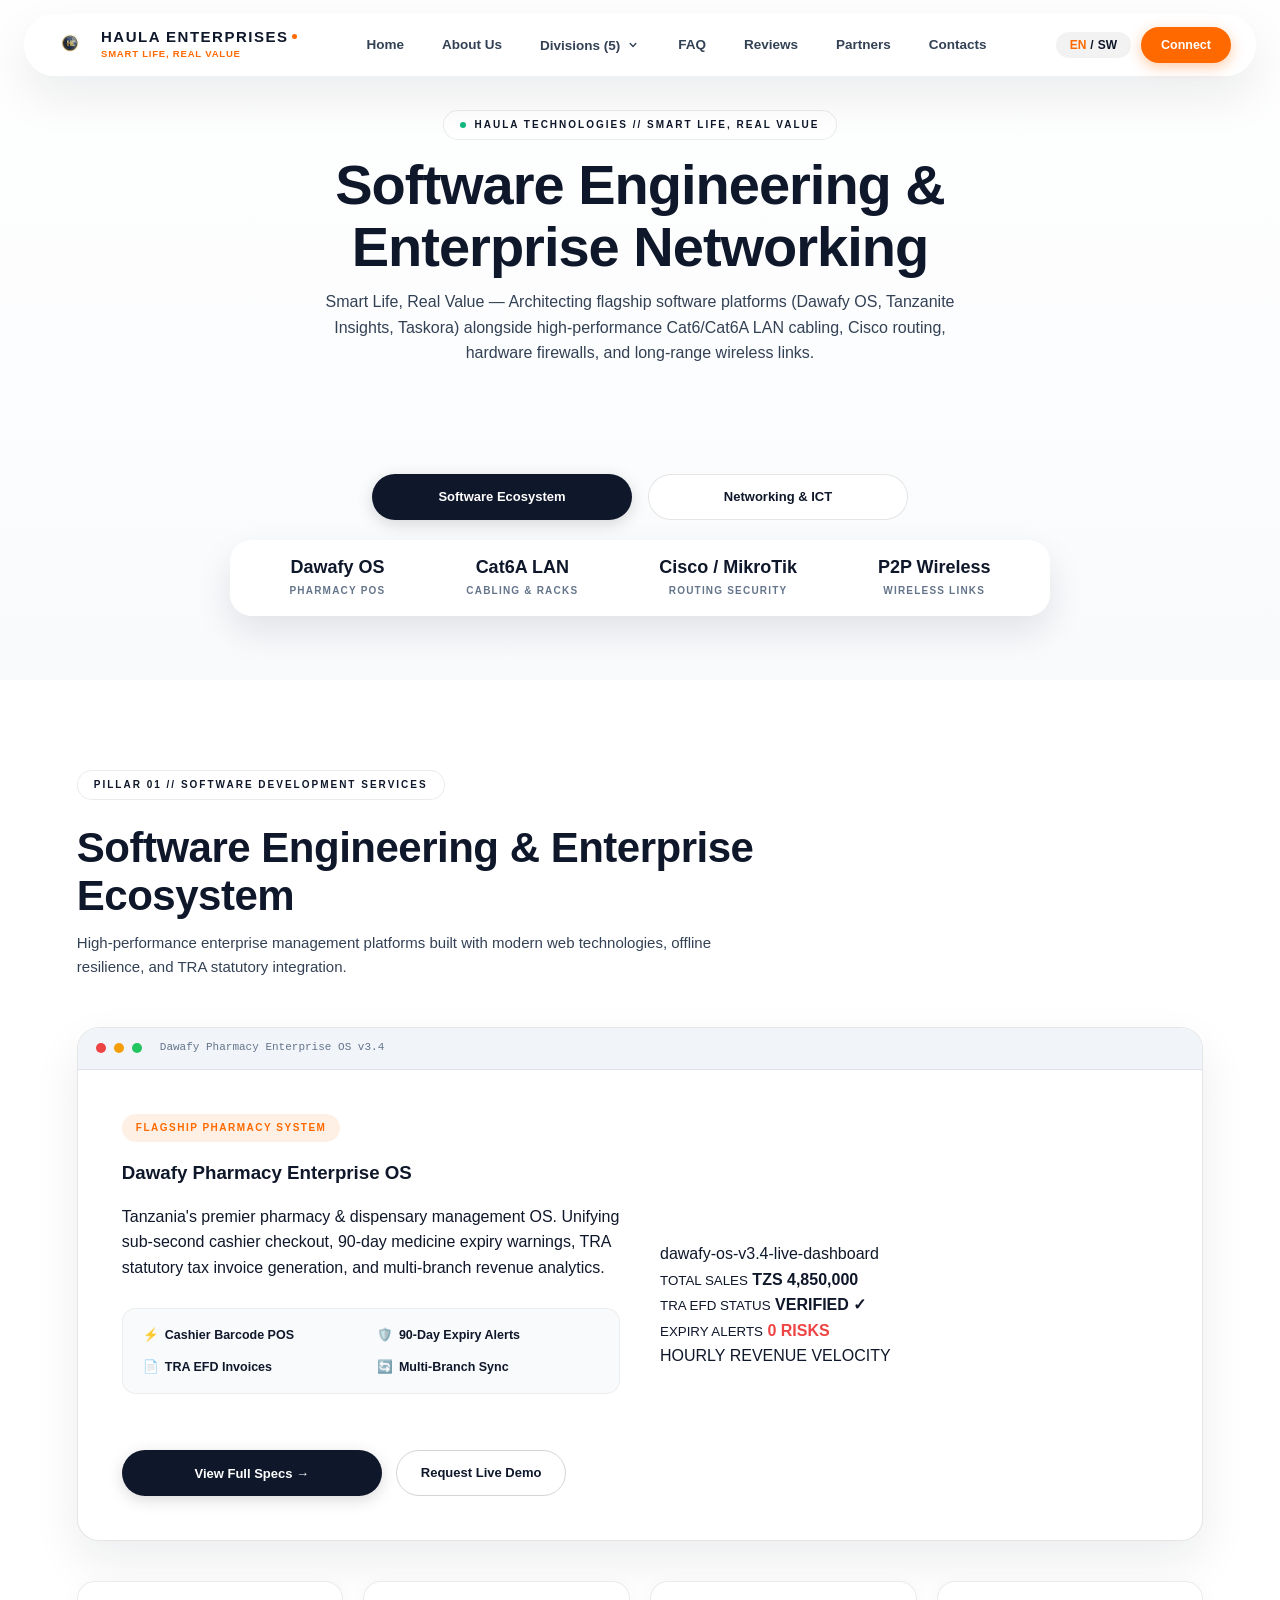
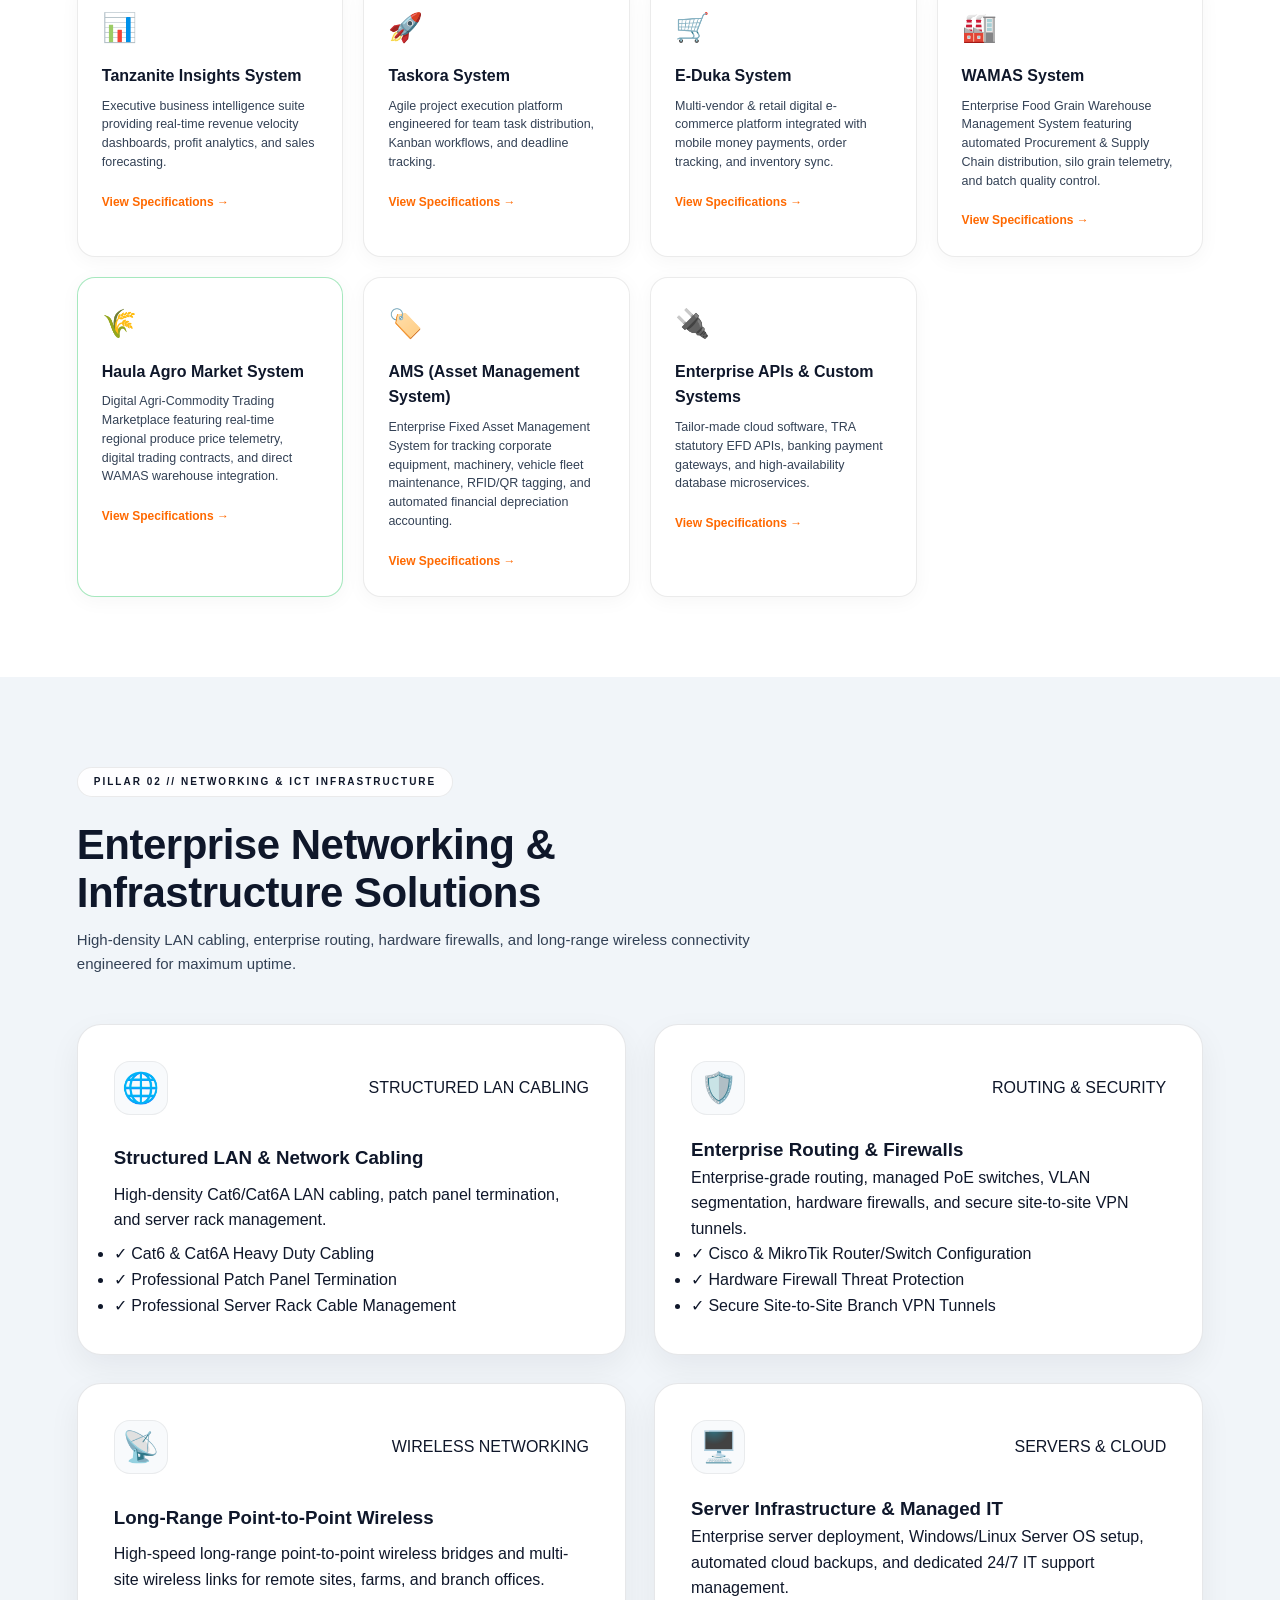
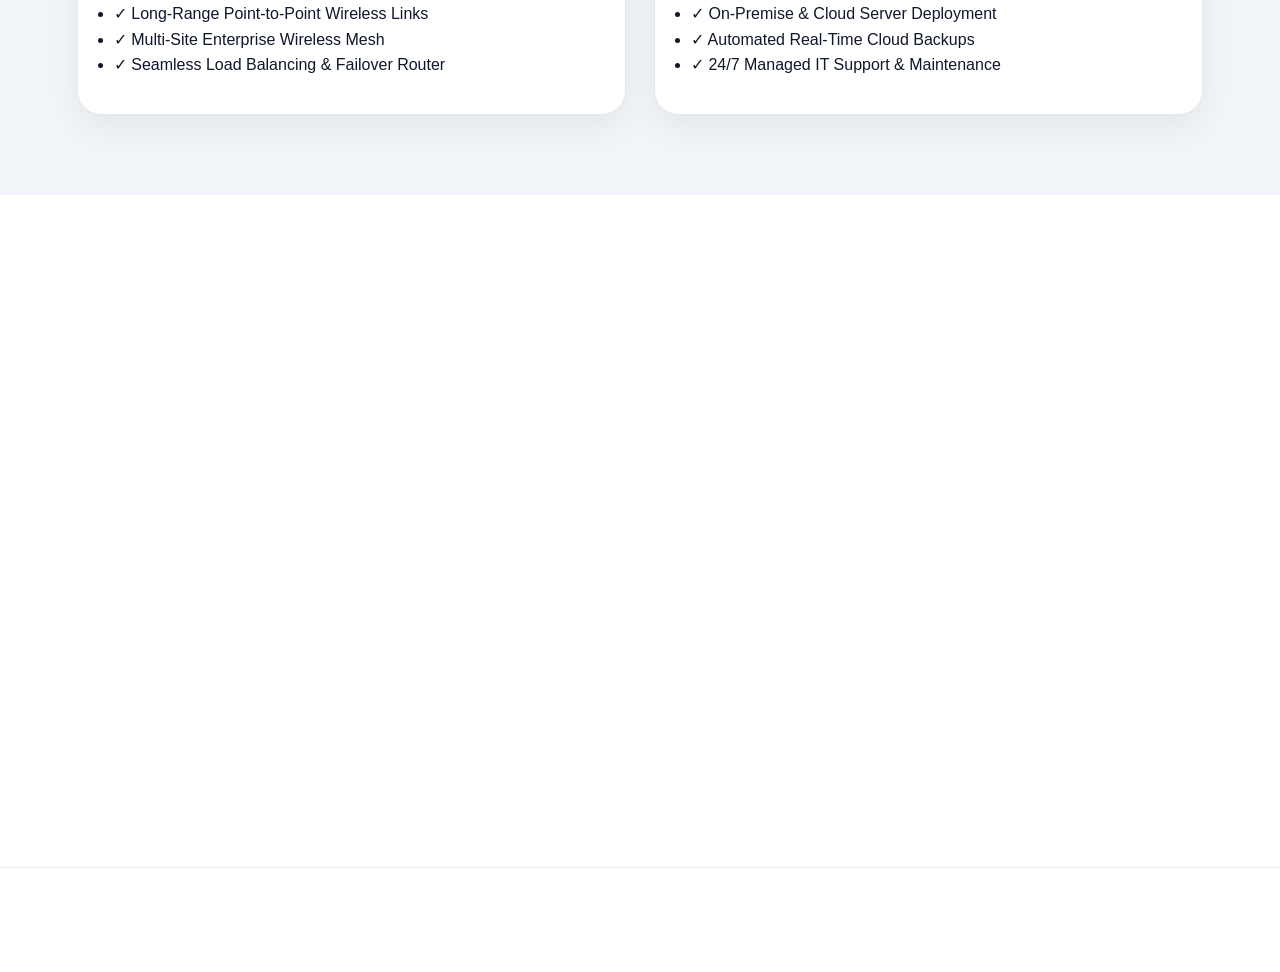
<file: technologies.html>
<!DOCTYPE html>
<html lang="en">
  <head>
    <meta charset="UTF-8" />
    <meta name="viewport" content="width=device-width, initial-scale=1.0" />
    <meta name="description" content="Haula Technologies — Smart Life, Real Value. Software Development Services (Dawafy OS, Tanzanite Insights, Taskora) and Networking ICT Infrastructure." />
    <meta name="theme-color" content="#f8fafc" />
    <title>Haula Technologies | Smart Life, Real Value</title>

    <!-- Favicon -->
    <link rel="icon" type="image/png" href="assets/imgs/logo.png" />

    <!-- Google Fonts: Space Grotesk & Inter -->
    <link rel="preconnect" href="https://fonts.googleapis.com" />
    <link rel="preconnect" href="https://fonts.gstatic.com" crossorigin />
    <!-- High-Priority Preload for LCP Hero Image -->
    <link rel="preload" as="image" href="https://images.unsplash.com/photo-1518770660439-4636190af475?auto=format&fit=crop&w=1200&q=75&fm=webp" fetchpriority="high" />

    <!-- Preload Stylesheet for Render-Blocking Optimization -->
    <link rel="preload" href="styles.css?v=19.0" as="style" />
    <link rel="stylesheet" href="styles.css?v=19.0" />
  </head>
  <body>

    <!-- Deepin OS Floating Glass Dock Header -->
    <header class="deepin-dock-header" id="top">
      <div class="dock-inner">
        <!-- Haula Official Brand Logo Emblem -->
        <a class="hyper-brand" href="index.html" aria-label="Haula Enterprises">
          <img src="assets/imgs/logo.png" alt="Haula Enterprises Logo" class="header-logo-img" width="60" height="60" fetchpriority="high" />
          <div class="brand-text-col">
            <span class="hyper-brand-name">HAULA ENTERPRISES<span class="mi-dot"></span></span>
            <span class="hyper-brand-slogan">Smart Life, Real Value</span>
          </div>
        </a>

        <!-- Clean Navigation -->
        <nav class="dock-nav" aria-label="Main Navigation">
          <a href="index.html" data-sw="Mwanzo" data-en="Home">Home</a>
          <a href="index.html#about" data-sw="Kuhusu Sisi" data-en="About Us">About Us</a>

          <!-- Divisions Dropdown Menu (Includes 5 Core Divisions) -->
          <div class="nav-dropdown-wrapper">
            <button class="nav-dropdown-btn" aria-haspopup="true" aria-expanded="false">
              <span data-sw="Idara Zetu (5)" data-en="Divisions (5)">Divisions (5)</span>
              <svg class="dropdown-chevron" viewBox="0 0 20 20" fill="currentColor" width="14" height="14">
                <path fill-rule="evenodd" d="M5.293 7.293a1 1 0 011.414 0L10 10.586l3.293-3.293a1 1 0 111.414 1.414l-4 4a1 1 0 01-1.414 0l-4-4a1 1 0 010-1.414z" clip-rule="evenodd" />
              </svg>
            </button>

            <div class="nav-dropdown-menu" role="menu">
              <a href="javascript:void(0)" class="dropdown-item loader-trigger coming-soon-trigger" data-module="transport" role="menuitem">
                <span class="d-icon">🚚</span>
                <div class="d-txt">
                  <strong data-sw="Transportation" data-en="Transportation">Transportation <small class="soon-badge coming-soon">COMING SOON</small></strong>
                  <small data-sw="Usafirishaji wa mizigo mizito & mepesi" data-en="Heavy cargo haulage & logistics">Heavy cargo haulage & logistics</small>
                </div>
              </a>

              <a href="javascript:void(0)" class="dropdown-item loader-trigger coming-soon-trigger" data-module="trading" role="menuitem">
                <span class="d-icon">🌐</span>
                <div class="d-txt">
                  <strong data-sw="Trading & Customs" data-en="Trading & Customs">Trading & Customs <small class="soon-badge coming-soon">COMING SOON</small></strong>
                  <small data-sw="Biashara ya kimataifa & kutoa mizigo bandarini" data-en="Global trade & express port clearance">Global trade & express port clearance</small>
                </div>
              </a>

              <a href="javascript:void(0)" class="dropdown-item loader-trigger coming-soon-trigger" data-module="security" role="menuitem">
                <span class="d-icon">🛡️</span>
                <div class="d-txt">
                  <strong data-sw="Security & Cyber" data-en="Security & Cyber">Security & Cyber <small class="soon-badge coming-soon">COMING SOON</small></strong>
                  <small data-sw="Guard Academy, Security ERP & Cyber Security" data-en="Guard Academy, Security ERP & Cyber Security">Guard Academy, Security ERP & Cyber Security</small>
                </div>
              </a>

              <a href="technologies.html" class="dropdown-item" role="menuitem">
                <span class="d-icon">⚡</span>
                <div class="d-txt">
                  <strong data-sw="Technologies" data-en="Technologies">Technologies <small class="soon-badge live-badge" style="background:rgba(16,185,129,0.15); color:#10b981;">ACTIVE</small></strong>
                  <small data-sw="Mifumo ya Software & Networking" data-en="Software & Networking Infrastructure">Software & Networking Infrastructure</small>
                </div>
              </a>

              <a href="javascript:void(0)" class="dropdown-item loader-trigger coming-soon-trigger" data-module="techhub" role="menuitem">
                <span class="d-icon">🚀</span>
                <div class="d-txt">
                  <strong data-sw="Technology Hub" data-en="Technology Hub">Technology Hub <small class="soon-badge coming-soon">COMING SOON</small></strong>
                  <small data-sw="ICT Academy, AI Solutions & Tech Incubator" data-en="ICT Academy, AI Solutions & Tech Incubator">ICT Academy, AI Solutions & Tech Incubator</small>
                </div>
              </a>
            </div>
          </div>

          <a href="index.html#faq" data-sw="Maswali (FAQ)" data-en="FAQ">FAQ</a>
          <a href="index.html#testimonials" data-sw="Ushuhuda" data-en="Reviews">Reviews</a>
          <a href="index.html#partners" data-sw="Washirika" data-en="Partners">Partners</a>
          <a href="#contact" data-sw="Mawasiliano" data-en="Contacts">Contacts</a>
        </nav>

        <!-- Actions -->
        <div class="dock-actions">
          <button class="hyper-lang-btn" id="langToggle">
            <span id="langEN" class="active-lang">EN</span>
            <span class="sep">/</span>
            <span id="langSW">SW</span>
          </button>
          <a href="#contact" class="hyper-btn-orange" data-sw="Mawasiliano" data-en="Connect">Connect</a>
          <button class="mobile-menu-toggle" id="mobileMenuBtn" aria-label="Toggle Navigation">
            <span class="hamburger-line"></span>
            <span class="hamburger-line"></span>
            <span class="hamburger-line"></span>
          </button>
        </div>
      </div>
    </header>

    <!-- Mobile Navigation Glass Drawer Menu -->
    <div class="mobile-drawer-menu" id="mobileDrawerMenu">
      <div class="mobile-drawer-inner">
        <a href="index.html" class="m-link" data-sw="🏠 Mwanzo" data-en="🏠 Home">🏠 Home</a>
        <a href="index.html#about" class="m-link" data-sw="🏢 Kuhusu Sisi" data-en="🏢 About Us">🏢 About Us</a>
        <div class="m-dropdown-header">OUR 5 CORE DIVISIONS</div>
        <a href="javascript:void(0)" class="m-link loader-trigger" data-module="transport">🚚 Transportation <small class="soon-badge coming-soon">COMING SOON</small></a>
        <a href="javascript:void(0)" class="m-link loader-trigger" data-module="trading">🌐 Trading & Customs <small class="soon-badge coming-soon">COMING SOON</small></a>
        <a href="javascript:void(0)" class="m-link loader-trigger" data-module="security">🛡️ Security Academy & Systems <small class="soon-badge coming-soon">COMING SOON</small></a>
        <a href="technologies.html" class="m-link">⚡ Technologies (Dawafy OS) <small class="soon-badge live-badge" style="background:rgba(16,185,129,0.15); color:#10b981;">ACTIVE</small></a>
        <a href="javascript:void(0)" class="m-link loader-trigger" data-module="techhub">🚀 Tech Hub & Academy <small class="soon-badge coming-soon">COMING SOON</small></a>
        <hr style="border:none; border-top:1px solid rgba(0,0,0,0.06); margin:8px 0;" />
        <a href="index.html#faq" class="m-link" data-sw="❓ Maswali (FAQ)" data-en="❓ FAQ">❓ FAQ</a>
        <a href="index.html#testimonials" class="m-link" data-sw="⭐️ Ushuhuda" data-en="⭐️ Testimonials">⭐️ Testimonials</a>
        <a href="index.html#partners" class="m-link" data-sw="🤝 Washirika" data-en="🤝 Partners">🤝 Partners</a>
        <a href="#contact" class="m-link" data-sw="📞 Mawasiliano" data-en="📞 Contacts">📞 Contacts</a>
      </div>
    </div>

    <main class="fusion-container">

      <!-- SECTION 1: TECHNOLOGIES DIVISION HERO -->
      <section class="tesla-hero-section page-hero-tech" id="hero">
        <div class="hero-bg-media" style="background-image: url('https://images.unsplash.com/photo-1518770660439-4636190af475?auto=format&fit=crop&w=1200&q=75&fm=webp');"></div>
        <div class="hero-vignette"></div>

        <div class="tesla-hero-top-text">
          <div class="hyper-pill-tag">
            <span class="pulse-dot green"></span>
            <span data-sw="HAULA TECHNOLOGIES // SMART LIFE, REAL VALUE" data-en="HAULA TECHNOLOGIES // SMART LIFE, REAL VALUE">HAULA TECHNOLOGIES // SMART LIFE, REAL VALUE</span>
          </div>

          <h1 class="tesla-hero-h1" data-sw="Mifumo ya Software & Networking" data-en="Software Engineering & Enterprise Networking">
            Software Engineering & Enterprise Networking
          </h1>
          <p class="tesla-hero-p" data-sw="Smart Life, Real Value — Haula Technologies inabuni mifumo ya kidijitali kama Dawafy Pharmacy OS, Tanzanite Insights, na Taskora Hub pamoja na usimikaji wa waya za Cat6/Cat6A LAN, Cisco Routers, na Mtandao wa Wireless." data-en="Smart Life, Real Value — Architecting flagship software platforms (Dawafy OS, Tanzanite Insights, Taskora) alongside high-performance Cat6/Cat6A LAN cabling, Cisco routing, hardware firewalls, and long-range wireless links.">
            Smart Life, Real Value — Architecting flagship software platforms (Dawafy OS, Tanzanite Insights, Taskora) alongside high-performance Cat6/Cat6A LAN cabling, Cisco routing, hardware firewalls, and long-range wireless links.
          </p>
        </div>

        <div class="tesla-hero-bottom-group">
          <div class="tesla-btn-group">
            <a href="#software-pillar" class="hyper-btn-primary" data-sw="Software Ecosystem" data-en="Software Ecosystem">Software Ecosystem</a>
            <a href="#networking-pillar" class="hyper-btn-glass" data-sw="Networking & ICT" data-en="Networking & ICT">Networking & ICT</a>
          </div>

          <div class="deepin-specs-bar">
            <div class="tesla-spec-item">
              <strong class="spec-num">Dawafy OS</strong>
              <span class="spec-lbl" data-sw="PHARMACY POS" data-en="PHARMACY POS">PHARMACY POS</span>
            </div>
            <div class="tesla-spec-item">
              <strong class="spec-num">Cat6A LAN</strong>
              <span class="spec-lbl" data-sw="CABLING & RACKS" data-en="CABLING & RACKS">CABLING & RACKS</span>
            </div>
            <div class="tesla-spec-item">
              <strong class="spec-num">Cisco / MikroTik</strong>
              <span class="spec-lbl" data-sw="ROUTING SECURITY" data-en="ROUTING SECURITY">ROUTING SECURITY</span>
            </div>
            <div class="tesla-spec-item">
              <strong class="spec-num">P2P Wireless</strong>
              <span class="spec-lbl" data-sw="WIRELESS LINKS" data-en="WIRELESS LINKS">WIRELESS LINKS</span>
            </div>
          </div>
        </div>
      </section>

      <!-- SECTION 2: SERVICE PILLAR 01 — SOFTWARE DEVELOPMENT SERVICES -->
      <section class="tesla-content-section" id="software-pillar">
        <div class="section-container">
          <div class="tesla-section-header">
            <span class="hyper-pill-tag">PILLAR 01 // SOFTWARE DEVELOPMENT SERVICES</span>
            <h2 data-sw="Mifumo ya Kidijitali na Enterprise Software" data-en="Software Engineering & Enterprise Ecosystem">Software Engineering & Enterprise Ecosystem</h2>
            <p data-sw="Mifumo thabiti ya kusimamia biashara, mauzo, stoo na takwimu iliyobuniwa na wataalamu wa Haula Tech." data-en="High-performance enterprise management platforms built with modern web technologies, offline resilience, and TRA statutory integration.">
              High-performance enterprise management platforms built with modern web technologies, offline resilience, and TRA statutory integration.
            </p>
          </div>

          <!-- FLAGSHIP PRODUCT: DAWAFY PHARMACY ENTERPRISE OS -->
          <div class="deepin-window-card">
            <div class="window-header">
              <span class="win-dot red"></span>
              <span class="win-dot yellow"></span>
              <span class="win-dot green"></span>
              <span class="win-title">Dawafy Pharmacy Enterprise OS v3.4</span>
            </div>

            <div class="dawafy-showcase-grid">
              <div class="dawafy-details-col">
                <span class="spec-pill-badge">FLAGSHIP PHARMACY SYSTEM</span>
                <h3 data-sw="Dawafy Pharmacy Enterprise OS" data-en="Dawafy Pharmacy Enterprise OS">Dawafy Pharmacy Enterprise OS</h3>
                <p data-sw="Mfumo bora kabisa nchini Tanzania wa kusimamia maduka ya dawa (Pharmacy & Dispensary). Unakuwezesha kusimamia mauzo (Cashier POS), tahadhari ya tarehe za mwisho za dawa (90-Day Expiry Alerts), ankara za kodi za TRA EFD, na mchanganuo wa faida." data-en="Tanzania's premier pharmacy & dispensary management OS. Unifying sub-second cashier checkout, 90-day medicine expiry warnings, TRA statutory tax invoice generation, and multi-branch revenue analytics.">
                  Tanzania's premier pharmacy & dispensary management OS. Unifying sub-second cashier checkout, 90-day medicine expiry warnings, TRA statutory tax invoice generation, and multi-branch revenue analytics.
                </p>

                <div class="dawafy-features-list">
                  <div class="f-item">⚡ <strong>Cashier Barcode POS</strong></div>
                  <div class="f-item">🛡️ <strong>90-Day Expiry Alerts</strong></div>
                  <div class="f-item">📄 <strong>TRA EFD Invoices</strong></div>
                  <div class="f-item">🔄 <strong>Multi-Branch Sync</strong></div>
                </div>

                <div class="showcase-ctas">
                  <button class="hyper-btn-primary open-drawer-btn" onclick="openSpecsDrawer('dawafy')" data-product="dawafy" data-sw="Angalia Maelezo Zaidi (View Specs) &rarr;" data-en="View Full Specs &rarr;">View Full Specs &rarr;</button>
                  <a href="#contact" class="hyper-btn-outline" data-sw="Omba Demo ya Mfumo" data-en="Request Live Demo">Request Live Demo</a>
                </div>
              </div>

              <!-- Interactive Dashboard Graphic -->
              <div class="tesla-ui-window">
                <div class="ui-bar">
                  <span class="u-dot r"></span>
                  <span class="u-dot y"></span>
                  <span class="u-dot g"></span>
                  <span class="u-title">dawafy-os-v3.4-live-dashboard</span>
                </div>
                <div class="ui-content">
                  <div class="ui-metrics">
                    <div class="u-metric">
                      <small>TOTAL SALES</small>
                      <strong>TZS 4,850,000</strong>
                    </div>
                    <div class="u-metric">
                      <small>TRA EFD STATUS</small>
                      <strong class="green-text">VERIFIED ✓</strong>
                    </div>
                    <div class="u-metric">
                      <small>EXPIRY ALERTS</small>
                      <strong style="color: #ef4444;">0 RISKS</strong>
                    </div>
                  </div>

                  <div class="ui-chart-box">
                    <div class="chart-title">HOURLY REVENUE VELOCITY</div>
                    <div class="chart-bars-wrap">
                      <div class="c-bar" style="height: 40%;"></div>
                      <div class="c-bar" style="height: 65%;"></div>
                      <div class="c-bar" style="height: 90%; background: var(--hyper-green);"></div>
                      <div class="c-bar" style="height: 75%;"></div>
                      <div class="c-bar" style="height: 50%;"></div>
                    </div>
                  </div>
                </div>
              </div>
            </div>
          </div>

          <!-- SOFTWARE ECOSYSTEM PROJECTS GRID -->
          <div class="ecosystem-cards-row">
            <!-- 1. Tanzanite Insights System -->
            <article class="eco-card">
              <div class="eco-icon">📊</div>
              <h4>Tanzanite Insights System</h4>
              <p data-sw="Mfumo wa takwimu za biashara, mchanganuo wa faida na utabiri wa mauzo (Executive Business Intelligence)." data-en="Executive business intelligence suite providing real-time revenue velocity dashboards, profit analytics, and sales forecasting.">
                Executive business intelligence suite providing real-time revenue velocity dashboards, profit analytics, and sales forecasting.
              </p>
              <button class="eco-link open-drawer-btn" onclick="openSpecsDrawer('tanzanite')" data-product="tanzanite" data-sw="Fungua Maelezo &rarr;" data-en="View Specifications &rarr;">View Specifications &rarr;</button>
            </article>

            <!-- 2. Taskora System -->
            <article class="eco-card">
              <div class="eco-icon">🚀</div>
              <h4>Taskora System</h4>
              <p data-sw="Mfumo wa kuratibu majukumu ya timu, kufuatilia miradi, Kanban boards na ratiba za kazi (Project Hub)." data-en="Agile project execution platform engineered for team task distribution, Kanban workflows, and deadline tracking.">
                Agile project execution platform engineered for team task distribution, Kanban workflows, and deadline tracking.
              </p>
              <button class="eco-link open-drawer-btn" onclick="openSpecsDrawer('taskora')" data-product="taskora" data-sw="Fungua Maelezo &rarr;" data-en="View Specifications &rarr;">View Specifications &rarr;</button>
            </article>

            <!-- 3. E-Duka System -->
            <article class="eco-card">
              <div class="eco-icon">🛒</div>
              <h4>E-Duka System</h4>
              <p data-sw="Mfumo wa biashara ya mtandaoni (E-Commerce Platform) wenye malipo ya Simu Money (M-Pesa, TigoPesa, AirtelMoney) na stoo." data-en="Multi-vendor & retail digital e-commerce platform integrated with mobile money payments, order tracking, and inventory sync.">
                Multi-vendor & retail digital e-commerce platform integrated with mobile money payments, order tracking, and inventory sync.
              </p>
              <button class="eco-link open-drawer-btn" onclick="openSpecsDrawer('eduka')" data-product="eduka" data-sw="Fungua Maelezo &rarr;" data-en="View Specifications &rarr;">View Specifications &rarr;</button>
            </article>

            <!-- 4. WAMAS System (Food Grain Warehouse, Procurement & Supply Chain) -->
            <article class="eco-card">
              <div class="eco-icon">🏭</div>
              <h4>WAMAS System</h4>
              <p data-sw="Food Grain Warehouse Management System — Mfumo maalum wa usimamizi wa maghala ya nafaka na vyakula (Food Warehouses), ufuatiliaji wa ubora (Quality Control), na usimamizi wa manunuzi na usambazaji (Procurement & Supply Chain)." data-en="Enterprise Food Grain Warehouse Management System featuring automated Procurement & Supply Chain distribution, silo grain telemetry, and batch quality control.">
                Enterprise Food Grain Warehouse Management System featuring automated Procurement & Supply Chain distribution, silo grain telemetry, and batch quality control.
              </p>
              <button class="eco-link open-drawer-btn" onclick="openSpecsDrawer('wamas')" data-product="wamas" data-sw="Fungua Maelezo &rarr;" data-en="View Specifications &rarr;">View Specifications &rarr;</button>
            </article>

            <!-- 5. Haula Agro Market System (Agri-Tech Digital Trading Platform) -->
            <article class="eco-card" style="border-color: rgba(34, 197, 94, 0.4);">
              <div class="eco-icon">🌾</div>
              <h4>Haula Agro Market System</h4>
              <p data-sw="Soko la kidijitali la manunuzi na mauzo ya mazao ya kilimo (Agri-Commodity Trading Platform), kulinganisha bei za masoko ya kikanda, na kuunganisha wakulima, wafanyabiashara na maghala ya WAMAS." data-en="Digital Agri-Commodity Trading Marketplace featuring real-time regional produce price telemetry, digital trading contracts, and direct WAMAS warehouse integration.">
                Digital Agri-Commodity Trading Marketplace featuring real-time regional produce price telemetry, digital trading contracts, and direct WAMAS warehouse integration.
              </p>
              <button class="eco-link open-drawer-btn" onclick="openSpecsDrawer('agromarket')" data-product="agromarket" data-sw="Fungua Maelezo &rarr;" data-en="View Specifications &rarr;">View Specifications &rarr;</button>
            </article>

            <!-- 6. AMS (Asset Management System) -->
            <article class="eco-card">
              <div class="eco-icon">🏷️</div>
              <h4>AMS (Asset Management System)</h4>
              <p data-sw="Asset Management System — Mfumo maalum wa usimamizi na ufuatiliaji wa mali za kampuni (Fixed Assets, Mitambo, Magari), QR/RFID Tagging, ukarabati na hesabu za uchakavu (Depreciation)." data-en="Enterprise Fixed Asset Management System for tracking corporate equipment, machinery, vehicle fleet maintenance, RFID/QR tagging, and automated financial depreciation accounting.">
                Enterprise Fixed Asset Management System for tracking corporate equipment, machinery, vehicle fleet maintenance, RFID/QR tagging, and automated financial depreciation accounting.
              </p>
              <button class="eco-link open-drawer-btn" onclick="openSpecsDrawer('ams')" data-product="ams" data-sw="Fungua Maelezo &rarr;" data-en="View Specifications &rarr;">View Specifications &rarr;</button>
            </article>

            <!-- 7. Enterprise APIs & Custom Systems -->
            <article class="eco-card">
              <div class="eco-icon">🔌</div>
              <h4>Enterprise APIs & Custom Systems</h4>
              <p data-sw="Uundaji wa RESTful APIs, mfumo wa TRA EFD Integrations, Payment Gateways na Microservices maalum za kisasa." data-en="Tailor-made cloud software, TRA statutory EFD APIs, banking payment gateways, and high-availability database microservices.">
                Tailor-made cloud software, TRA statutory EFD APIs, banking payment gateways, and high-availability database microservices.
              </p>
              <button class="eco-link open-drawer-btn" onclick="openSpecsDrawer('api')" data-product="api" data-sw="Fungua Maelezo &rarr;" data-en="View Specifications &rarr;">View Specifications &rarr;</button>
            </article>
          </div>
        </div>
      </section>

      <!-- SECTION 3: SERVICE PILLAR 02 — NETWORKING & ICT INFRASTRUCTURE -->
      <section class="tesla-content-section bg-deepin-titanium" id="networking-pillar">
        <div class="section-container">
          <div class="tesla-section-header">
            <span class="hyper-pill-tag">PILLAR 02 // NETWORKING & ICT INFRASTRUCTURE</span>
            <h2 data-sw="Usimikaji wa Mtandao na ICT Infrastructure" data-en="Enterprise Networking & Infrastructure Solutions">Enterprise Networking & Infrastructure Solutions</h2>
            <p data-sw="Usimikaji wa kitaalamu wa miundombinu ya mtandao wa LAN, routers za kibiashara, na mtandao wa wireless." data-en="High-density LAN cabling, enterprise routing, hardware firewalls, and long-range wireless connectivity engineered for maximum uptime.">
              High-density LAN cabling, enterprise routing, hardware firewalls, and long-range wireless connectivity engineered for maximum uptime.
            </p>
          </div>

          <!-- 3D GLASS CARDS ENCASING ALL 4 NETWORKING SERVICES -->
          <div class="networking-grid">
            
            <!-- Service 1: Structured LAN Cabling -->
            <article class="net-card-box">
              <div class="net-card-header">
                <div class="net-icon-wrap">🌐</div>
                <span class="net-badge blue">STRUCTURED LAN CABLING</span>
              </div>
              <h3>Structured LAN & Network Cabling</h3>
              <p data-sw="Usimikaji wa waya za Cat6/Cat6A, Patch Panels, na Server Rack Management ya kiwango cha juu." data-en="High-density Cat6/Cat6A LAN cabling, patch panel termination, and server rack management.">
                High-density Cat6/Cat6A LAN cabling, patch panel termination, and server rack management.
              </p>
              <ul class="net-features-checklist">
                <li><span class="c-check">✓</span> Cat6 & Cat6A Heavy Duty Cabling</li>
                <li><span class="c-check">✓</span> Professional Patch Panel Termination</li>
                <li><span class="c-check">✓</span> Professional Server Rack Cable Management</li>
              </ul>
            </article>

            <!-- Service 2: Enterprise Routing & Security -->
            <article class="net-card-box">
              <div class="net-card-header">
                <div class="net-icon-wrap">🛡️</div>
                <span class="net-badge orange">ROUTING & SECURITY</span>
              </div>
              <h3>Enterprise Routing & Firewalls</h3>
              <p data-sw="Uwekaji wa Routers za Cisco na MikroTik, PoE Switches, VLAN Segmentation, Hardware Firewalls, na kuunganisha matawi kwa VPN Tunnels." data-en="Enterprise-grade routing, managed PoE switches, VLAN segmentation, hardware firewalls, and secure site-to-site VPN tunnels.">
                Enterprise-grade routing, managed PoE switches, VLAN segmentation, hardware firewalls, and secure site-to-site VPN tunnels.
              </p>
              <ul class="net-features-checklist">
                <li><span class="c-check">✓</span> Cisco & MikroTik Router/Switch Configuration</li>
                <li><span class="c-check">✓</span> Hardware Firewall Threat Protection</li>
                <li><span class="c-check">✓</span> Secure Site-to-Site Branch VPN Tunnels</li>
              </ul>
            </article>

            <!-- Service 3: Point-to-Point Wireless Links -->
            <article class="net-card-box">
              <div class="net-card-header">
                <div class="net-icon-wrap">📡</div>
                <span class="net-badge green">WIRELESS NETWORKING</span>
              </div>
              <h3>Long-Range Point-to-Point Wireless</h3>
              <p data-sw="Usimikaji wa mtandao wa Wireless Bridges za umbali mrefu kwa maeneo yaliyojitenga au matawi ya mbali." data-en="High-speed long-range point-to-point wireless bridges and multi-site wireless links for remote sites, farms, and branch offices.">
                High-speed long-range point-to-point wireless bridges and multi-site wireless links for remote sites, farms, and branch offices.
              </p>
              <ul class="net-features-checklist">
                <li><span class="c-check">✓</span> Long-Range Point-to-Point Wireless Links</li>
                <li><span class="c-check">✓</span> Multi-Site Enterprise Wireless Mesh</li>
                <li><span class="c-check">✓</span> Seamless Load Balancing & Failover Router</li>
              </ul>
            </article>

            <!-- Service 4: Server Infrastructure & Cloud Backup -->
            <article class="net-card-box">
              <div class="net-card-header">
                <div class="net-icon-wrap">🖥️</div>
                <span class="net-badge purple">SERVERS & CLOUD</span>
              </div>
              <h3>Server Infrastructure & Managed IT</h3>
              <p data-sw="Usimikaji wa Server za kampuni, Windows/Linux Server OS, Backup ya Cloud ya kiotomatiki, na msaada wa kiufundi wa masaa 24/7." data-en="Enterprise server deployment, Windows/Linux Server OS setup, automated cloud backups, and dedicated 24/7 IT support management.">
                Enterprise server deployment, Windows/Linux Server OS setup, automated cloud backups, and dedicated 24/7 IT support management.
              </p>
              <ul class="net-features-checklist">
                <li><span class="c-check">✓</span> On-Premise & Cloud Server Deployment</li>
                <li><span class="c-check">✓</span> Automated Real-Time Cloud Backups</li>
                <li><span class="c-check">✓</span> 24/7 Managed IT Support & Maintenance</li>
              </ul>
            </article>

          </div>
        </div>
      </section>

      <!-- SECTION 4: CONTACT & FOOTER -->
      <section class="tesla-content-section" id="contact">
        <div class="section-container">
          <div class="contact-tesla-grid">
            <div class="contact-txt">
              <span class="hyper-pill-tag">TECH CONSULTATION</span>
              <h2 data-sw="Wasiliana na Haula Tech" data-en="Contact Haula Technologies">Contact Haula Technologies</h2>
              <p data-sw="Smart Life, Real Value — Tuko tayari kutoa ushauri wa kitaalamu na usimikaji wa mifumo ya software au networking kwa biashara yako." data-en="Smart Life, Real Value — Reach out to our engineering leadership team for software demonstrations, networking audits, or system installations.">
                Smart Life, Real Value — Reach out to our engineering leadership team for software demonstrations, networking audits, or system installations.
              </p>

              <div class="c-info-list">
                <div><strong>📍 Location</strong><span>Morogoro & Dar es Salaam, Tanzania</span></div>
                <div><strong>✉️ Technical Support Email</strong><span><a href="mailto:info@haulaenterprises.co.tz">info@haulaenterprises.co.tz</a></span></div>
                <div><strong>📞 Direct Lines</strong><span><a href="tel:+255779646632">+255 779 646 632</a> / <a href="tel:+255688172822">+255 688 172 822</a></span></div>
              </div>
            </div>

            <form class="contact-form-card" id="contactForm">
              <div class="f-group">
                <label data-sw="Jina Kamili" data-en="Full Name">Full Name</label>
                <input type="text" required placeholder="Juma Said" />
              </div>
              <div class="f-group">
                <label data-sw="Barua Pepe" data-en="Email Address">Email Address</label>
                <input type="email" required placeholder="juma@example.com" />
              </div>
              <div class="f-group">
                <label data-sw="Huduma Unayohitaji" data-en="Service of Interest">Service of Interest</label>
                <select class="tesla-input-select">
                  <option value="dawafy">Dawafy Pharmacy Enterprise OS</option>
                  <option value="software">Custom Software & API Development</option>
                  <option value="networking">Structured LAN & Network Cabling</option>
                  <option value="routing">Cisco / MikroTik Routing & Firewalls</option>
                  <option value="wireless">Long-Range Wireless Point-to-Point Links</option>
                </select>
              </div>
              <div class="f-group">
                <label data-sw="Ujumbe Wako" data-en="Your Message">Your Message</label>
                <textarea rows="3" required placeholder="Describe your request..."></textarea>
              </div>
              <button type="submit" class="contact-submit-btn" data-sw="Tuma Ujumbe" data-en="Send Message">Send Message</button>
              <div id="formStatus" class="f-status"></div>
            </form>
          </div>
        </div>
      </section>

    </main>

    <!-- Deepin OS Dock Footer -->
    <footer class="deepin-footer">
      <div class="footer-row">
        <div class="footer-brand-wrap">
          <img src="assets/imgs/logo.png" alt="Haula Enterprises Logo" class="footer-logo-img" />
          <div style="display:flex; flex-direction:column;">
            <span>&copy; <span id="currentYear">2026</span> Haula Enterprises Ltd.</span>
            <small style="font-size:10px; color:var(--hyper-orange); font-weight:700; letter-spacing:0.5px;">SMART LIFE, REAL VALUE</small>
          </div>
        </div>
        <a href="index.html">Home</a>
        <a href="index.html#about">About</a>
        <button class="loader-trigger" data-module="transport" style="background:none; border:none; color:#64748b; font-size:12px; font-weight:600; cursor:pointer;">Transportation</button>
        <button class="loader-trigger" data-module="trading" style="background:none; border:none; color:#64748b; font-size:12px; font-weight:600; cursor:pointer;">Trading</button>
        <button class="loader-trigger" data-module="security" style="background:none; border:none; color:#64748b; font-size:12px; font-weight:600; cursor:pointer;">Security & Cyber</button>
        <a href="technologies.html">Technologies</a>
        <a href="#contact">Contacts</a>
        <a href="admin.html" title="Executive Portal" style="margin-left: auto; color:#64748b; text-decoration:none; font-weight:500;">Morogoro / Dar es Salaam, Tanzania</a>
      </div>
    </footer>

    <!-- INTERACTIVE PRODUCT SPECIFICATIONS DRAWER MODAL -->
    <div class="product-drawer-backdrop" id="drawerBackdrop">
      <div class="product-drawer-content">
        <button class="close-drawer-btn" id="closeDrawerBtn">&times;</button>
        <div id="drawerBody"></div>
      </div>
    </div>

    <!-- INTERACTIVE INFINITE LOADING OVERLAY MODAL -->
    <div class="loading-overlay-backdrop" id="loadingOverlay">
      <div class="loading-glass-card">
        <button class="loading-close-btn" id="closeLoadingBtn">&times;</button>

        <div class="hyper-spinner-ring">
          <div class="inner-spin-ring"></div>
        </div>

        <span class="loading-badge" id="loaderBadge">HAULA SYSTEM // INITIALIZING...</span>
        <h3 class="loading-title" id="loaderTitle">Connecting to Telemetry Server...</h3>
        <p class="loading-sub" id="loaderSub">Inaload taarifa za idara hii kwa sasa. Mfumo upo kwenye matengenezo na utakuwa tayari hivi karibuni.</p>

        <div class="loading-progress-bar">
          <div class="bar-pulse-fill"></div>
        </div>

        <div class="loading-actions">
          <button class="hyper-btn-glass" id="dismissLoadingBtn">Sitisha / Close</button>
        </div>
      </div>
    </div>

    <script src="script.js?v=19.0" defer></script>
  </body>
</html>
</file>
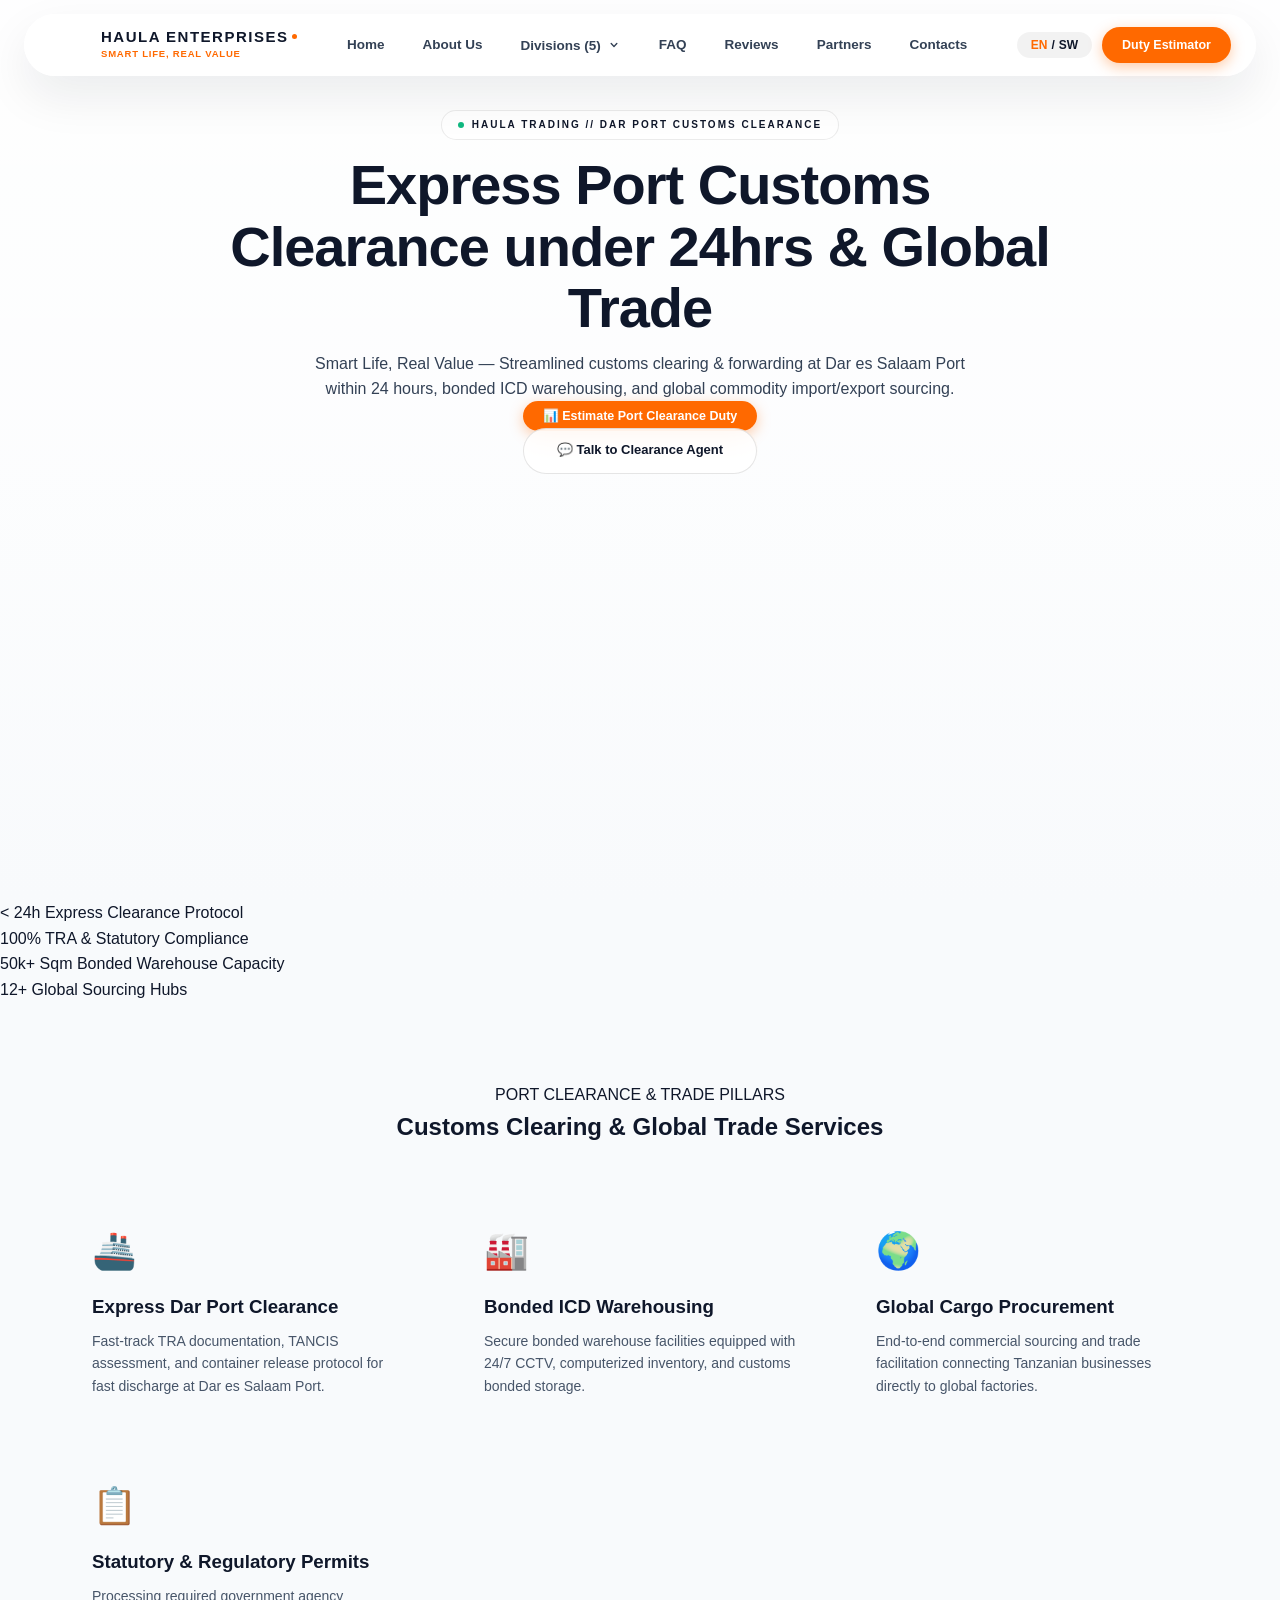
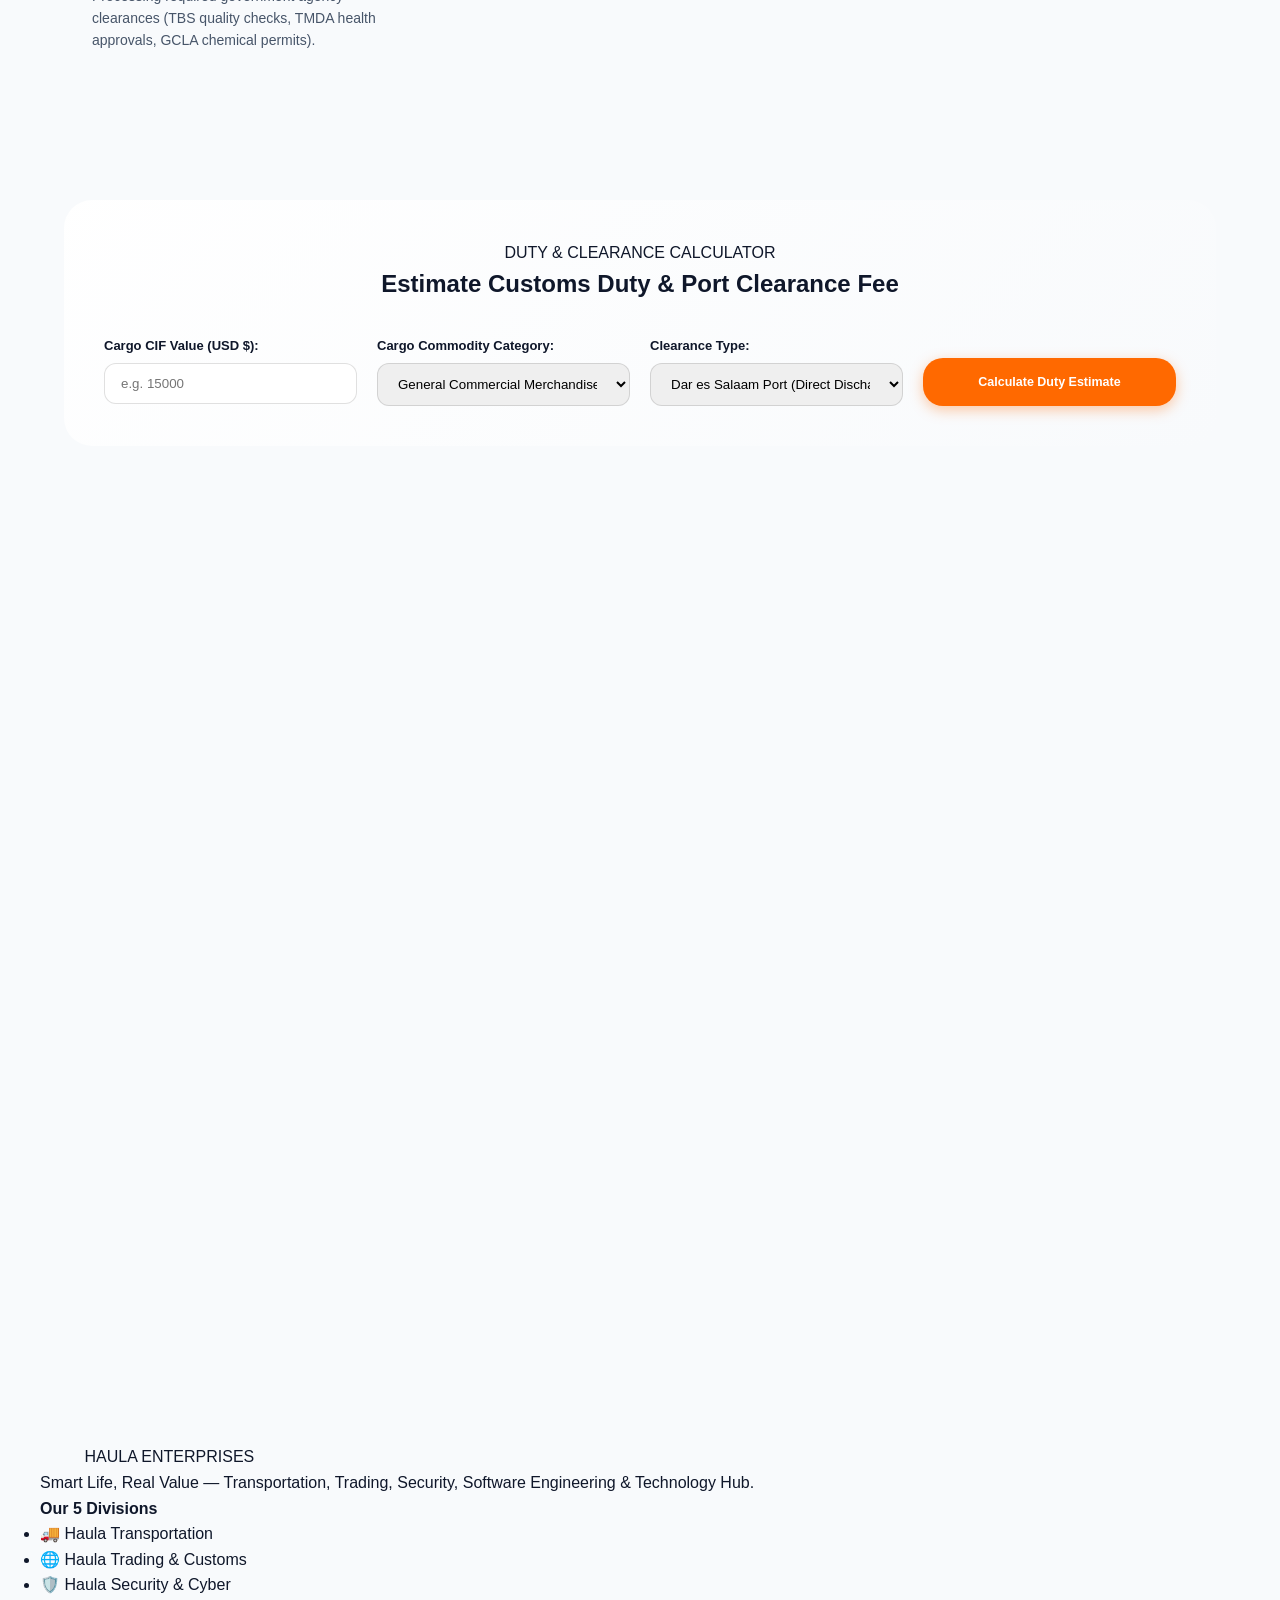
<file: trading.html>
<!DOCTYPE html>
<html lang="en">
  <head>
    <meta charset="UTF-8" />
    <meta name="viewport" content="width=device-width, initial-scale=1.0" />
    <meta name="description" content="Haula Trading — Express Customs Port Clearance under 24 Hours at Dar es Salaam Port, Bonded Warehousing, and Global Commercial Import/Export Procurement." />
    <meta name="theme-color" content="#f8fafc" />
    <title>Haula Trading & Customs | Smart Life, Real Value</title>

    <!-- Favicon -->
    <link rel="icon" type="image/png" href="assets/imgs/logo.png" />

    <!-- Google Fonts: Space Grotesk & Inter -->
    <link rel="preconnect" href="https://fonts.googleapis.com" />
    <link rel="preconnect" href="https://fonts.gstatic.com" crossorigin />
    <!-- High-Priority Preload for LCP Hero Image -->
    <link rel="preload" as="image" href="https://images.unsplash.com/photo-1578575437130-527eed3abbec?auto=format&fit=crop&w=1200&q=75&fm=webp" fetchpriority="high" />

    <!-- Preload Stylesheet for Render-Blocking Optimization -->
    <link rel="preload" href="styles.css?v=19.0" as="style" />
    <link rel="stylesheet" href="styles.css?v=19.0" />
  </head>
  <body>

    <!-- Deepin OS Floating Glass Dock Header -->
    <header class="deepin-dock-header" id="top">
      <div class="dock-inner">
        <a class="hyper-brand" href="index.html" aria-label="Haula Enterprises">
          <img src="assets/imgs/logo.png" alt="Haula Enterprises Logo" class="header-logo-img" width="60" height="60" fetchpriority="high" />
          <div class="brand-text-col">
            <span class="hyper-brand-name">HAULA ENTERPRISES<span class="mi-dot"></span></span>
            <span class="hyper-brand-slogan">Smart Life, Real Value</span>
          </div>
        </a>

        <nav class="dock-nav" aria-label="Main Navigation">
          <a href="index.html" data-sw="Mwanzo" data-en="Home">Home</a>
          <a href="index.html#about" data-sw="Kuhusu Sisi" data-en="About Us">About Us</a>

          <!-- Divisions Dropdown Menu -->
          <div class="nav-dropdown-wrapper">
            <button class="nav-dropdown-btn" aria-haspopup="true" aria-expanded="false">
              <span data-sw="Idara Zetu (5)" data-en="Divisions (5)">Divisions (5)</span>
              <svg class="dropdown-chevron" viewBox="0 0 20 20" fill="currentColor" width="14" height="14">
                <path fill-rule="evenodd" d="M5.293 7.293a1 1 0 011.414 0L10 10.586l3.293-3.293a1 1 0 111.414 1.414l-4 4a1 1 0 01-1.414 0l-4-4a1 1 0 010-1.414z" clip-rule="evenodd" />
              </svg>
            </button>

            <div class="nav-dropdown-menu" role="menu">
              <a href="javascript:void(0)" class="dropdown-item loader-trigger coming-soon-trigger" data-module="transport" role="menuitem">
                <span class="d-icon">🚚</span>
                <div class="d-txt">
                  <strong data-sw="Transportation" data-en="Transportation">Transportation <small class="soon-badge coming-soon">COMING SOON</small></strong>
                  <small data-sw="Usafirishaji wa mizigo mizito & mepesi" data-en="Heavy cargo haulage & logistics">Heavy cargo haulage & logistics</small>
                </div>
              </a>

              <a href="javascript:void(0)" class="dropdown-item loader-trigger coming-soon-trigger" data-module="trading" role="menuitem">
                <span class="d-icon">🌐</span>
                <div class="d-txt">
                  <strong data-sw="Trading & Customs" data-en="Trading & Customs">Trading & Customs <small class="soon-badge coming-soon">COMING SOON</small></strong>
                  <small data-sw="Biashara ya kimataifa & kutoa mizigo bandarini" data-en="Global trade & express port clearance">Global trade & express port clearance</small>
                </div>
              </a>

              <a href="javascript:void(0)" class="dropdown-item loader-trigger coming-soon-trigger" data-module="security" role="menuitem">
                <span class="d-icon">🛡️</span>
                <div class="d-txt">
                  <strong data-sw="Security & Cyber" data-en="Security & Cyber">Security & Cyber <small class="soon-badge coming-soon">COMING SOON</small></strong>
                  <small data-sw="Mafunzo ya ulinzi, software & Cyber Security" data-en="Guard Academy, Security ERP & Cyber Security">Guard Academy, Security ERP & Cyber Security</small>
                </div>
              </a>

              <a href="technologies.html" class="dropdown-item" role="menuitem">
                <span class="d-icon">⚡</span>
                <div class="d-txt">
                  <strong data-sw="Technologies" data-en="Technologies">Technologies <small class="soon-badge live-badge" style="background:rgba(16,185,129,0.15); color:#10b981;">ACTIVE</small></strong>
                  <small data-sw="Mifumo ya Software & Networking" data-en="Software & Networking Infrastructure">Software & Networking Infrastructure</small>
                </div>
              </a>

              <a href="javascript:void(0)" class="dropdown-item loader-trigger coming-soon-trigger" data-module="techhub" role="menuitem">
                <span class="d-icon">🚀</span>
                <div class="d-txt">
                  <strong data-sw="Technology Hub" data-en="Technology Hub">Technology Hub <small class="soon-badge coming-soon">COMING SOON</small></strong>
                  <small data-sw="Mafunzo ya ICT, AI & Startup Incubator" data-en="AI Innovation, ICT Bootcamps & Incubator">AI Innovation, ICT Bootcamps & Incubator</small>
                </div>
              </a>
            </div>
          </div>

          <a href="index.html#faq" data-sw="Maswali (FAQ)" data-en="FAQ">FAQ</a>
          <a href="index.html#testimonials" data-sw="Ushuhuda" data-en="Reviews">Reviews</a>
          <a href="index.html#partners" data-sw="Washirika" data-en="Partners">Partners</a>
          <a href="#contact" data-sw="Mawasiliano" data-en="Contacts">Contacts</a>
        </nav>

        <div class="dock-actions">
          <button class="hyper-lang-btn" id="langToggle">
            <span id="langEN" class="active-lang">EN</span>
            <span class="sep">/</span>
            <span id="langSW">SW</span>
          </button>
          <a href="#estimator" class="hyper-btn-orange" data-sw="Kadiria Kodi" data-en="Duty Estimator">Duty Estimator</a>
          <button class="mobile-menu-toggle" id="mobileMenuBtn" aria-label="Toggle Navigation">
            <span class="hamburger-line"></span>
            <span class="hamburger-line"></span>
            <span class="hamburger-line"></span>
          </button>
        </div>
      </div>
    </header>

    <!-- Mobile Navigation Drawer -->
    <div class="mobile-drawer-menu" id="mobileDrawerMenu">
      <div class="mobile-drawer-inner">
        <a href="index.html" class="m-link" data-sw="🏠 Mwanzo" data-en="🏠 Home">🏠 Home</a>
        <a href="index.html#about" class="m-link" data-sw="🏢 Kuhusu Sisi" data-en="🏢 About Us">🏢 About Us</a>
        <div class="m-dropdown-header">OUR 5 CORE DIVISIONS</div>
        <a href="transportation.html" class="m-link">🚚 Transportation Logistics</a>
        <a href="trading.html" class="m-link">🌐 Trading & Customs Clearance</a>
        <a href="security.html" class="m-link">🛡️ Security & Cyber Operations</a>
        <a href="technologies.html" class="m-link">⚡ Technologies (Dawafy OS)</a>
        <a href="techhub.html" class="m-link">🚀 Technology Hub & AI Lab</a>
        <hr style="border:none; border-top:1px solid rgba(0,0,0,0.06); margin:8px 0;" />
        <a href="index.html#faq" class="m-link" data-sw="❓ Maswali (FAQ)" data-en="❓ FAQ">❓ FAQ</a>
        <a href="index.html#testimonials" class="m-link" data-sw="⭐️ Ushuhuda" data-en="⭐️ Testimonials">⭐️ Testimonials</a>
        <a href="#contact" class="m-link" data-sw="📞 Mawasiliano" data-en="📞 Contacts">📞 Contacts</a>
      </div>
    </div>

    <main class="fusion-container">

      <!-- HERO SECTION -->
      <section class="tesla-hero-section page-hero-trading" id="hero">
        <div class="hero-bg-media" style="background-image: url('https://images.unsplash.com/photo-1578575437130-527eed3abbec?auto=format&fit=crop&w=1200&q=75&fm=webp');"></div>
        <div class="hero-vignette"></div>

        <div class="tesla-hero-top-text">
          <div class="hyper-pill-tag">
            <span class="pulse-dot green"></span>
            <span data-sw="HAULA TRADING // DAR PORT CUSTOMS CLEARANCE" data-en="HAULA TRADING // DAR PORT CUSTOMS CLEARANCE">HAULA TRADING // DAR PORT CUSTOMS CLEARANCE</span>
          </div>

          <h1 class="tesla-hero-h1" data-sw="Kutoa Mizigo Bandarini Chini ya Masaa 24 & Biashara ya Kimataifa" data-en="Express Port Customs Clearance under 24hrs & Global Trade">
            Express Port Customs Clearance under 24hrs & Global Trade
          </h1>
          <p class="tesla-hero-p" data-sw="Smart Life, Real Value — Haula Trading inakupa uwezo wa kutoa mizigo kwenye Bandari ya Dar es Salaam na viwanja vya ndege kwa kasi ya hali ya juu chini ya masaa 24, sambamba na ghala za kuhifadhia (Bonded Warehouses) na biashara ya kimataifa." data-en="Smart Life, Real Value — Streamlined customs clearing & forwarding at Dar es Salaam Port within 24 hours, bonded ICD warehousing, and global commodity import/export sourcing.">
            Smart Life, Real Value — Streamlined customs clearing & forwarding at Dar es Salaam Port within 24 hours, bonded ICD warehousing, and global commodity import/export sourcing.
          </p>

          <div class="hero-action-buttons">
            <a href="#estimator" class="hyper-btn-orange" data-sw="📊 Kadiria Kodi ya Bandari" data-en="📊 Estimate Port Clearance Duty">📊 Estimate Port Clearance Duty</a>
            <a href="#contact" class="hyper-btn-glass" data-sw="💬 Ongea na Wakala wa Bandari" data-en="💬 Talk to Clearance Agent">💬 Talk to Clearance Agent</a>
          </div>
        </div>
      </section>

      <!-- STATS BAR -->
      <section class="deepin-stats-strip">
        <div class="stats-grid">
          <div class="stat-card">
            <span class="stat-num">&lt; 24h</span>
            <span class="stat-label" data-sw="Muda wa Kutoa Mizigo Bandarini" data-en="Express Clearance Protocol">Express Clearance Protocol</span>
          </div>
          <div class="stat-card">
            <span class="stat-num">100%</span>
            <span class="stat-label" data-sw="Utii wa Sheria za TRA & TBS" data-en="TRA & Statutory Compliance">TRA & Statutory Compliance</span>
          </div>
          <div class="stat-card">
            <span class="stat-num">50k+ Sqm</span>
            <span class="stat-label" data-sw="Eneo la Ghala za Bonded ICD" data-en="Bonded Warehouse Capacity">Bonded Warehouse Capacity</span>
          </div>
          <div class="stat-card">
            <span class="stat-num">12+</span>
            <span class="stat-label" data-sw="Nchi za Uagizaji wa Mizigo" data-en="Global Sourcing Hubs">Global Sourcing Hubs</span>
          </div>
        </div>
      </section>

      <!-- SERVICES BREAKDOWN -->
      <section class="section-container" style="padding: 80px 24px;">
        <div class="text-center" style="margin-bottom: 48px;">
          <span class="section-kicker" data-sw="HUDUMA ZETU ZA BANDARI NA TRADING" data-en="PORT CLEARANCE & TRADE PILLARS">PORT CLEARANCE & TRADE PILLARS</span>
          <h2 class="section-title" data-sw="Huduma za Kutoa Mizigo & Biashara" data-en="Customs Clearing & Global Trade Services">Customs Clearing & Global Trade Services</h2>
        </div>

        <div style="display:grid; grid-template-columns: repeat(auto-fit, minmax(280px, 1fr)); gap:24px;">
          <div class="hyper-glass-card" style="padding: 28px;">
            <div style="font-size:36px; margin-bottom:12px;">🚢</div>
            <h3 style="font-family:var(--font-heading); margin-bottom:8px;" data-sw="Kutoa Mizigo Bandarini (Dar Port)" data-en="Express Dar Port Clearance">Express Dar Port Clearance</h3>
            <p style="font-size:14px; color:#475569;" data-sw="Uondoshaji wa makontena, magari, na mizigo ya jumla Bandari ya Dar es Salaam bila urasimu au kucheleweshwa." data-en="Fast-track TRA documentation, TANCIS assessment, and container release protocol for fast discharge at Dar es Salaam Port.">Fast-track TRA documentation, TANCIS assessment, and container release protocol for fast discharge at Dar es Salaam Port.</p>
          </div>

          <div class="hyper-glass-card" style="padding: 28px;">
            <div style="font-size:36px; margin-bottom:12px;">🏭</div>
            <h3 style="font-family:var(--font-heading); margin-bottom:8px;" data-sw="Ghala za Kuhifadhia (Bonded Warehousing)" data-en="Bonded ICD Warehousing">Bonded ICD Warehousing</h3>
            <p style="font-size:14px; color:#475569;" data-sw="Hifadhi salama ya mizigo yenye ulinzi wa masaa 24 karibu na Bandari kabla ya kusafirishwa kwenda mikoani." data-en="Secure bonded warehouse facilities equipped with 24/7 CCTV, computerized inventory, and customs bonded storage.">Secure bonded warehouse facilities equipped with 24/7 CCTV, computerized inventory, and customs bonded storage.</p>
          </div>

          <div class="hyper-glass-card" style="padding: 28px;">
            <div style="font-size:36px; margin-bottom:12px;">🌍</div>
            <h3 style="font-family:var(--font-heading); margin-bottom:8px;" data-sw="Uagizaji Mizigo Kimataifa" data-en="Global Cargo Procurement">Global Cargo Procurement</h3>
            <p style="font-size:14px; color:#475569;" data-sw="Kusaidia wafanyabiashara kuagiza bidhaa kutoka China, UAE, India, Europe, na USA kwa njia ya kuaminika." data-en="End-to-end commercial sourcing and trade facilitation connecting Tanzanian businesses directly to global factories.">End-to-end commercial sourcing and trade facilitation connecting Tanzanian businesses directly to global factories.</p>
          </div>

          <div class="hyper-glass-card" style="padding: 28px;">
            <div style="font-size:36px; margin-bottom:12px;">📋</div>
            <h3 style="font-family:var(--font-heading); margin-bottom:8px;" data-sw="Ushauri wa Kodi & Vibali vya Serikali" data-en="Statutory & Regulatory Permits">Statutory & Regulatory Permits</h3>
            <p style="font-size:14px; color:#475569;" data-sw="Upatikanaji wa vibali vya TBS, TMDA, TAEC, GCLA, na TFDA kwa ufasaha zaidi." data-en="Processing required government agency clearances (TBS quality checks, TMDA health approvals, GCLA chemical permits).">Processing required government agency clearances (TBS quality checks, TMDA health approvals, GCLA chemical permits).</p>
          </div>
        </div>
      </section>

      <!-- DUTY ESTIMATOR & PORT CALCULATOR -->
      <section class="section-container" id="estimator" style="padding: 40px 24px 80px;">
        <div class="hyper-glass-card" style="padding: 40px; border-radius: 28px; background: linear-gradient(135deg, rgba(255,255,255,0.95), rgba(248,250,252,0.95));">
          <div class="text-center" style="margin-bottom: 32px;">
            <span class="section-kicker" data-sw="DUTY & CLEARANCE CALCULATOR" data-en="DUTY & CLEARANCE CALCULATOR">DUTY & CLEARANCE CALCULATOR</span>
            <h2 class="section-title" data-sw="Kadiria Kodi na Gharama za Bandari" data-en="Estimate Customs Duty & Port Clearance Fee">Estimate Customs Duty & Port Clearance Fee</h2>
          </div>

          <form id="dutyForm" style="display:grid; grid-template-columns: repeat(auto-fit, minmax(220px, 1fr)); gap:20px;">
            <div>
              <label style="font-weight:600; font-size:13px; margin-bottom:6px; display:block;" data-sw="Thamani ya Mizigo (CIF USD):" data-en="Cargo CIF Value (USD $):">Cargo CIF Value (USD $):</label>
              <input type="number" id="dutyCifVal" placeholder="e.g. 15000" required style="width:100%; padding:12px 16px; border-radius:12px; border:1px solid rgba(0,0,0,0.12);" />
            </div>

            <div>
              <label style="font-weight:600; font-size:13px; margin-bottom:6px; display:block;" data-sw="Aina ya Bidhaa:" data-en="Cargo Commodity Category:">Cargo Commodity Category:</label>
              <select id="dutyCategory" style="width:100%; padding:12px 16px; border-radius:12px; border:1px solid rgba(0,0,0,0.12);">
                <option value="General Merchandise">General Commercial Merchandise (25% Import Duty)</option>
                <option value="Motor Vehicles">Motor Vehicles / SUV / Trucks (35% Import Duty + Excise)</option>
                <option value="Industrial Machinery">Industrial Machinery / Equipment (0% - 10% Duty Relief)</option>
                <option value="Electronics & IT">Electronics & IT Hardware (15% Import Duty)</option>
                <option value="Raw Materials">Industrial Raw Materials (10% Import Duty)</option>
              </select>
            </div>

            <div>
              <label style="font-weight:600; font-size:13px; margin-bottom:6px; display:block;" data-sw="Aina ya Utoaji:" data-en="Clearance Type:">Clearance Type:</label>
              <select id="dutyClearanceType" style="width:100%; padding:12px 16px; border-radius:12px; border:1px solid rgba(0,0,0,0.12);">
                <option value="Dar es Salaam Port (Direct Discharge)">Dar es Salaam Port (Direct Discharge)</option>
                <option value="ICD Bonded Clearance">ICD Bonded Clearance</option>
                <option value="JKIA / JNIA Air Cargo">JNIA Air Cargo Terminal</option>
              </select>
            </div>

            <div style="display:flex; align-items:flex-end;">
              <button type="button" id="btnCalculateDuty" class="hyper-btn-orange" style="width:100%; height:48px; font-weight:700;" data-sw="Kadiria Kodi Sasa" data-en="Calculate Duty Estimate">Calculate Duty Estimate</button>
            </div>
          </form>

          <div id="dutyCalcResult" style="margin-top:24px; padding:24px; background:#0f172a; color:#fff; border-radius:20px; display:none;">
            <div style="display:flex; justify-content:space-between; align-items:center; flex-wrap:wrap; gap:16px; margin-bottom:16px;">
              <div>
                <span style="font-size:11px; text-transform:uppercase; color:#00f2fe; letter-spacing:1px; font-weight:700;">TRA DUTY & CLEARANCE ESTIMATE</span>
                <h3 id="dutyResultTitle" style="font-size:20px; margin-top:2px; color:#10b981;">ESTIMATED TOTAL: $4,250 USD</h3>
              </div>
              <span style="background:rgba(0,242,254,0.15); color:#00f2fe; padding:6px 14px; border-radius:20px; font-weight:700; font-size:12px;">GUARANTEED &lt;24 HOUR RELEASE</span>
            </div>

            <div style="display:grid; grid-template-columns: repeat(auto-fit, minmax(180px, 1fr)); gap:16px; font-size:13.5px; border-top:1px solid rgba(255,255,255,0.1); padding-top:14px;">
              <div>
                <span style="color:#94a3b8; font-size:12px; display:block;">Estimated TRA Taxes & VAT:</span>
                <strong id="resTraTax" style="font-size:15px; color:#f8fafc;">$3,450 USD</strong>
              </div>
              <div>
                <span style="color:#94a3b8; font-size:12px; display:block;">Estimated Port Wharfage & ICD:</span>
                <strong id="resWharfage" style="font-size:15px; color:#f8fafc;">$500 USD</strong>
              </div>
              <div>
                <span style="color:#94a3b8; font-size:12px; display:block;">Haula Express Agency Fee:</span>
                <strong id="resAgencyFee" style="font-size:15px; color:#10b981;">$300 USD</strong>
              </div>
            </div>

            <div style="margin-top:20px; text-align:right;">
              <a id="dutyWhatsappBtn" href="https://wa.me/255713000000?text=Hello%20Haula%20Trading,%20I%20want%20to%20clear%20cargo%20at%20Dar%20Port." target="_blank" class="hyper-btn-orange" style="background:#25d366;" data-sw="💬 Anza Kutoa Mizigo kwa WhatsApp" data-en="💬 Initiate Clearance via WhatsApp">💬 Initiate Clearance via WhatsApp</a>
            </div>
          </div>
        </div>
      </section>

      <!-- CONTACT INQUIRY SECTION -->
      <section class="section-container" id="contact" style="padding: 40px 24px 80px;">
        <div class="text-center" style="margin-bottom: 40px;">
          <span class="section-kicker" data-sw="MAWASILIANO YA TRADING & CUSTOMS" data-en="TRADING & CUSTOMS DESK">TRADING & CUSTOMS DESK</span>
          <h2 class="section-title" data-sw="Wasiliana na Idara ya Trading & Port Clearance" data-en="Contact Customs Clearance Operations">Contact Customs Clearance Operations</h2>
        </div>

        <div style="max-width: 680px; margin:0 auto;" class="hyper-glass-card">
          <form id="tradingContactForm" style="padding:32px; display:flex; flex-direction:column; gap:16px;">
            <input type="text" placeholder="Your Name / Company Name" required style="padding:14px; border-radius:12px; border:1px solid rgba(0,0,0,0.12);" />
            <input type="email" placeholder="Email Address" required style="padding:14px; border-radius:12px; border:1px solid rgba(0,0,0,0.12);" />
            <input type="text" placeholder="Phone Number / WhatsApp" required style="padding:14px; border-radius:12px; border:1px solid rgba(0,0,0,0.12);" />
            <textarea placeholder="Specify consignment Bill of Lading (B/L) number, container count, or global sourcing inquiry..." rows="4" required style="padding:14px; border-radius:12px; border:1px solid rgba(0,0,0,0.12);"></textarea>
            <button type="submit" class="hyper-btn-orange" style="padding:14px; font-weight:700;" data-sw="Tuma Maombi ya Kutoa Mizigo" data-en="Send Customs Clearance Request">Send Customs Clearance Request</button>
            <div id="tradingFormStatus" style="font-size:14px; color:#10b981; text-align:center; font-weight:600;"></div>
          </form>
        </div>
      </section>

    </main>

    <!-- FOOTER -->
    <footer class="hyper-footer" style="margin-top: 60px;">
      <div class="section-container">
        <div class="footer-grid">
          <div class="f-col main-brand-col">
            <a href="index.html" class="footer-brand">
              <img src="assets/imgs/logo.png" alt="Haula Enterprises Logo" class="footer-logo-img" />
              <span class="f-brand-name">HAULA ENTERPRISES</span>
            </a>
            <p class="f-tagline" data-sw="Smart Life, Real Value — Usafirishaji, Biashara, Security, Software Services & Technology Hub." data-en="Smart Life, Real Value — Transportation, Trading, Security, Software Engineering & Technology Hub.">
              Smart Life, Real Value — Transportation, Trading, Security, Software Engineering & Technology Hub.
            </p>
          </div>

          <div class="f-col">
            <h4 class="f-heading" data-sw="Idara Zetu (5)" data-en="Our 5 Divisions">Our 5 Divisions</h4>
            <ul class="f-links">
              <li><a href="transportation.html">🚚 Haula Transportation</a></li>
              <li><a href="trading.html">🌐 Haula Trading & Customs</a></li>
              <li><a href="security.html">🛡️ Haula Security & Cyber</a></li>
              <li><a href="technologies.html">⚡ Haula Technologies</a></li>
              <li><a href="techhub.html">🚀 Haula Technology Hub</a></li>
            </ul>
          </div>

          <div class="f-col">
            <h4 class="f-heading" data-sw="Mawasiliano" data-en="Direct Contacts">Direct Contacts</h4>
            <div class="c-info-list">
              <p>📍 Dar es Salaam, Tanzania</p>
              <p>📞 <a href="tel:+255713000000">+255 713 000 000</a></p>
              <p>✉️ <a href="mailto:info@haula.co.tz">info@haula.co.tz</a></p>
            </div>
          </div>
        </div>

        <div class="footer-bottom">
          <p>© <span id="currentYear">2026</span> Haula Enterprises. All Rights Reserved. Smart Life, Real Value.</p>
        </div>
      </div>
    </footer>

    <script src="script.js?v=19.0" defer></script>
    <script>
      document.addEventListener('DOMContentLoaded', () => {
        const btnCalculateDuty = document.getElementById('btnCalculateDuty');
        const dutyCalcResult = document.getElementById('dutyCalcResult');
        const dutyCifVal = document.getElementById('dutyCifVal');
        const dutyCategory = document.getElementById('dutyCategory');
        const dutyResultTitle = document.getElementById('dutyResultTitle');
        const resTraTax = document.getElementById('resTraTax');
        const resWharfage = document.getElementById('resWharfage');
        const resAgencyFee = document.getElementById('resAgencyFee');
        const dutyWhatsappBtn = document.getElementById('dutyWhatsappBtn');

        if (btnCalculateDuty && dutyCalcResult) {
          btnCalculateDuty.addEventListener('click', () => {
            const cif = parseFloat(dutyCifVal.value) || 10000;
            const category = dutyCategory.value;

            let taxRate = 0.25;
            if (category.includes('Vehicles')) taxRate = 0.45;
            else if (category.includes('Machinery')) taxRate = 0.10;
            else if (category.includes('Electronics')) taxRate = 0.18;

            const traTax = cif * taxRate;
            const wharfage = Math.max(300, cif * 0.03);
            const agency = Math.max(250, cif * 0.02);
            const totalEst = traTax + wharfage + agency;

            if (dutyResultTitle) dutyResultTitle.textContent = `ESTIMATED TOTAL: $${totalEst.toLocaleString('en-US', {maximumFractionDigits:0})} USD`;
            if (resTraTax) resTraTax.textContent = `$${traTax.toLocaleString('en-US', {maximumFractionDigits:0})} USD`;
            if (resWharfage) resWharfage.textContent = `$${wharfage.toLocaleString('en-US', {maximumFractionDigits:0})} USD`;
            if (resAgencyFee) resAgencyFee.textContent = `$${agency.toLocaleString('en-US', {maximumFractionDigits:0})} USD`;

            if (dutyWhatsappBtn) {
              dutyWhatsappBtn.href = `https://wa.me/255713000000?text=Hello%20Haula%20Trading,%20I%20want%20to%20clear%20cargo%20CIF%20$${cif}%20(${encodeURIComponent(category)})%20at%20Dar%20Port.`;
            }

            dutyCalcResult.style.display = 'block';
          });
        }

        const tradingContactForm = document.getElementById('tradingContactForm');
        const tradingFormStatus = document.getElementById('tradingFormStatus');
        if (tradingContactForm) {
          tradingContactForm.addEventListener('submit', (e) => {
            e.preventDefault();
            const inputs = tradingContactForm.querySelectorAll('input, textarea');
            const payload = {
              name: inputs[0].value,
              email: inputs[1].value,
              dept: 'Haula Trading: Customs Clearance Request',
              msg: `[Phone: ${inputs[2].value}] ${inputs[3].value}`
            };

            fetch('api/messages', {
              method: 'POST',
              headers: { 'Content-Type': 'application/json' },
              body: JSON.stringify(payload)
            }).catch(() => {
              fetch('backend/api_messages.php?action=submit', {
                method: 'POST',
                headers: { 'Content-Type': 'application/json' },
                body: JSON.stringify(payload)
              });
            });

            if (tradingFormStatus) {
              tradingFormStatus.textContent = '✓ Your customs clearance request has been sent! A licensed clearance agent will contact you immediately.';
              tradingContactForm.reset();
            }
          });
        }
      });
    </script>
  </body>
</html>
</file>
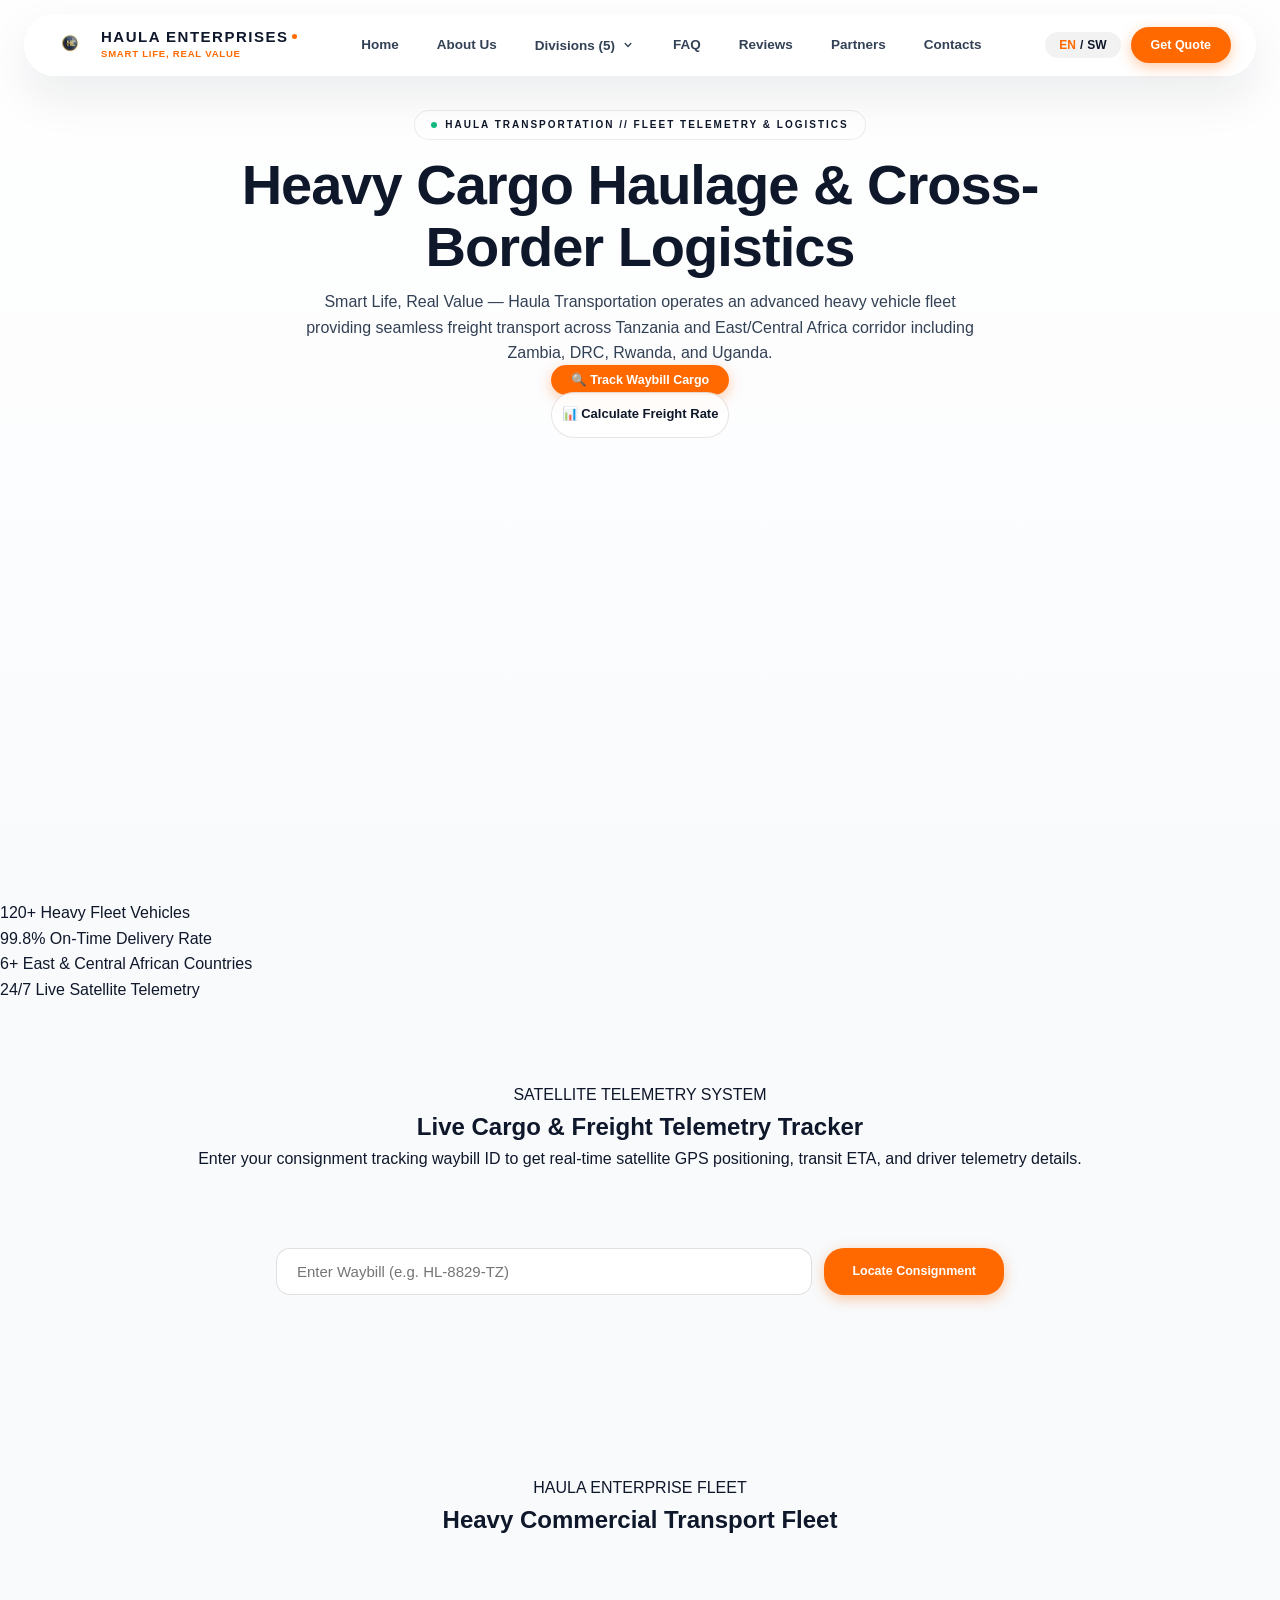
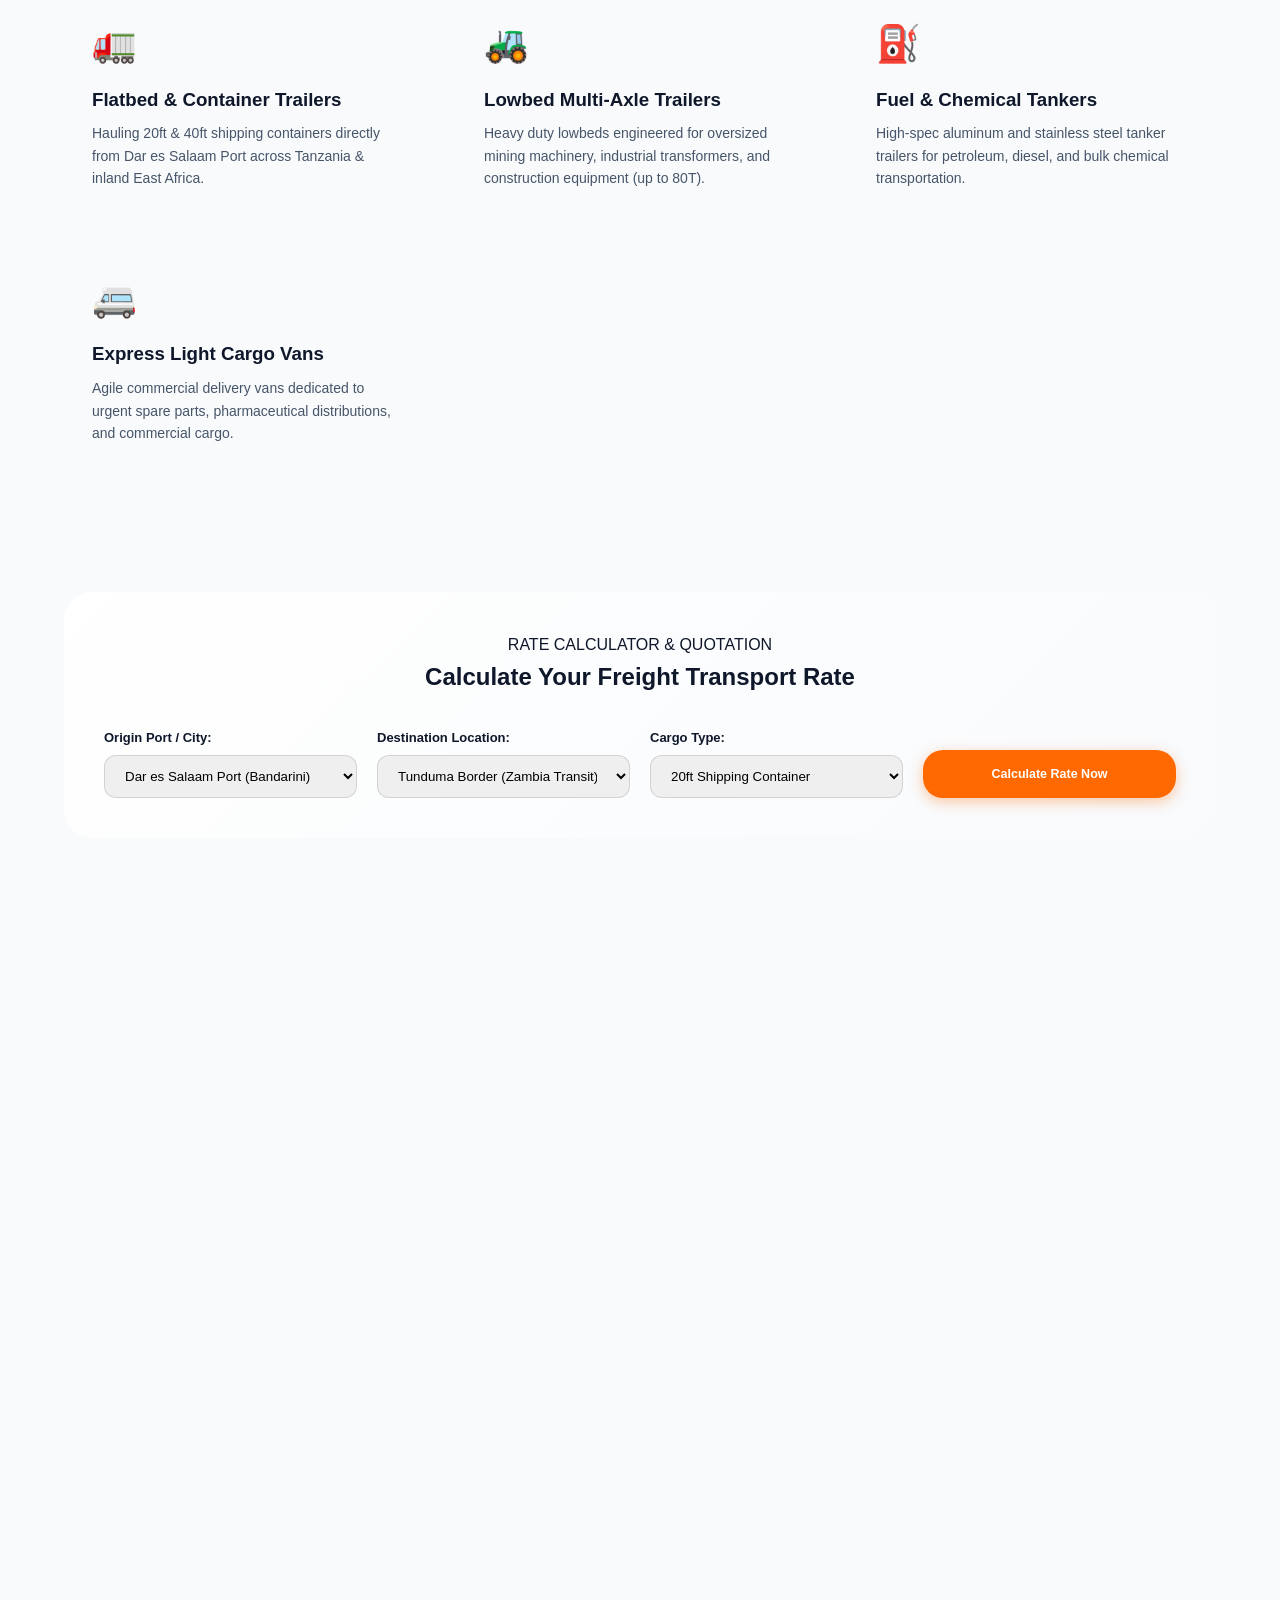
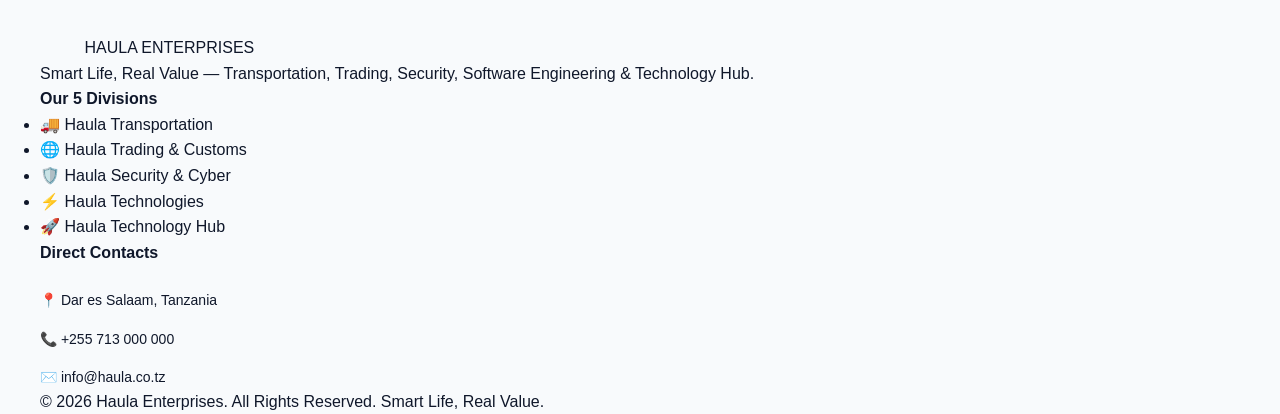
<file: transportation.html>
<!DOCTYPE html>
<html lang="en">
  <head>
    <meta charset="UTF-8" />
    <meta name="viewport" content="width=device-width, initial-scale=1.0" />
    <meta name="description" content="Haula Transportation — Heavy Fleet Haulage, Cross-Border Logistics, Live Satellite Telemetry & Cargo Waybill Tracking across Tanzania and East Africa." />
    <meta name="theme-color" content="#f8fafc" />
    <title>Haula Transportation | Smart Life, Real Value</title>

    <!-- Favicon -->
    <link rel="icon" type="image/png" href="assets/imgs/logo.png" />

    <!-- Google Fonts: Space Grotesk & Inter -->
    <link rel="preconnect" href="https://fonts.googleapis.com" />
    <link rel="preconnect" href="https://fonts.gstatic.com" crossorigin />
    <!-- High-Priority Preload for LCP Hero Image -->
    <link rel="preload" as="image" href="https://images.unsplash.com/photo-1601584115197-04ecc0da31d7?auto=format&fit=crop&w=1200&q=75&fm=webp" fetchpriority="high" />

    <!-- Preload Stylesheet for Render-Blocking Optimization -->
    <link rel="preload" href="styles.css?v=19.0" as="style" />
    <link rel="stylesheet" href="styles.css?v=19.0" />
  </head>
  <body>

    <!-- Deepin OS Floating Glass Dock Header -->
    <header class="deepin-dock-header" id="top">
      <div class="dock-inner">
        <a class="hyper-brand" href="index.html" aria-label="Haula Enterprises">
          <img src="assets/imgs/logo.png" alt="Haula Enterprises Logo" class="header-logo-img" width="60" height="60" fetchpriority="high" />
          <div class="brand-text-col">
            <span class="hyper-brand-name">HAULA ENTERPRISES<span class="mi-dot"></span></span>
            <span class="hyper-brand-slogan">Smart Life, Real Value</span>
          </div>
        </a>

        <nav class="dock-nav" aria-label="Main Navigation">
          <a href="index.html" data-sw="Mwanzo" data-en="Home">Home</a>
          <a href="index.html#about" data-sw="Kuhusu Sisi" data-en="About Us">About Us</a>

          <!-- Divisions Dropdown Menu -->
          <div class="nav-dropdown-wrapper">
            <button class="nav-dropdown-btn" aria-haspopup="true" aria-expanded="false">
              <span data-sw="Idara Zetu (5)" data-en="Divisions (5)">Divisions (5)</span>
              <svg class="dropdown-chevron" viewBox="0 0 20 20" fill="currentColor" width="14" height="14">
                <path fill-rule="evenodd" d="M5.293 7.293a1 1 0 011.414 0L10 10.586l3.293-3.293a1 1 0 111.414 1.414l-4 4a1 1 0 01-1.414 0l-4-4a1 1 0 010-1.414z" clip-rule="evenodd" />
              </svg>
            </button>

            <div class="nav-dropdown-menu" role="menu">
              <a href="javascript:void(0)" class="dropdown-item loader-trigger coming-soon-trigger" data-module="transport" role="menuitem">
                <span class="d-icon">🚚</span>
                <div class="d-txt">
                  <strong data-sw="Transportation" data-en="Transportation">Transportation <small class="soon-badge coming-soon">COMING SOON</small></strong>
                  <small data-sw="Usafirishaji wa mizigo mizito & mepesi" data-en="Heavy cargo haulage & logistics">Heavy cargo haulage & logistics</small>
                </div>
              </a>

              <a href="javascript:void(0)" class="dropdown-item loader-trigger coming-soon-trigger" data-module="trading" role="menuitem">
                <span class="d-icon">🌐</span>
                <div class="d-txt">
                  <strong data-sw="Trading & Customs" data-en="Trading & Customs">Trading & Customs <small class="soon-badge coming-soon">COMING SOON</small></strong>
                  <small data-sw="Biashara ya kimataifa & kutoa mizigo bandarini" data-en="Global trade & express port clearance">Global trade & express port clearance</small>
                </div>
              </a>

              <a href="javascript:void(0)" class="dropdown-item loader-trigger coming-soon-trigger" data-module="security" role="menuitem">
                <span class="d-icon">🛡️</span>
                <div class="d-txt">
                  <strong data-sw="Security & Cyber" data-en="Security & Cyber">Security & Cyber <small class="soon-badge coming-soon">COMING SOON</small></strong>
                  <small data-sw="Mafunzo ya ulinzi, software & Cyber Security" data-en="Guard Academy, Security ERP & Cyber Security">Guard Academy, Security ERP & Cyber Security</small>
                </div>
              </a>

              <a href="technologies.html" class="dropdown-item" role="menuitem">
                <span class="d-icon">⚡</span>
                <div class="d-txt">
                  <strong data-sw="Technologies" data-en="Technologies">Technologies <small class="soon-badge live-badge" style="background:rgba(16,185,129,0.15); color:#10b981;">ACTIVE</small></strong>
                  <small data-sw="Mifumo ya Software & Networking" data-en="Software & Networking Infrastructure">Software & Networking Infrastructure</small>
                </div>
              </a>

              <a href="javascript:void(0)" class="dropdown-item loader-trigger coming-soon-trigger" data-module="techhub" role="menuitem">
                <span class="d-icon">🚀</span>
                <div class="d-txt">
                  <strong data-sw="Technology Hub" data-en="Technology Hub">Technology Hub <small class="soon-badge coming-soon">COMING SOON</small></strong>
                  <small data-sw="Mafunzo ya ICT, AI & Startup Incubator" data-en="AI Innovation, ICT Bootcamps & Incubator">AI Innovation, ICT Bootcamps & Incubator</small>
                </div>
              </a>
            </div>
          </div>

          <a href="index.html#faq" data-sw="Maswali (FAQ)" data-en="FAQ">FAQ</a>
          <a href="index.html#testimonials" data-sw="Ushuhuda" data-en="Reviews">Reviews</a>
          <a href="index.html#partners" data-sw="Washirika" data-en="Partners">Partners</a>
          <a href="#contact" data-sw="Mawasiliano" data-en="Contacts">Contacts</a>
        </nav>

        <div class="dock-actions">
          <button class="hyper-lang-btn" id="langToggle">
            <span id="langEN" class="active-lang">EN</span>
            <span class="sep">/</span>
            <span id="langSW">SW</span>
          </button>
          <a href="#quote" class="hyper-btn-orange" data-sw="Omba Nukuu" data-en="Get Quote">Get Quote</a>
          <button class="mobile-menu-toggle" id="mobileMenuBtn" aria-label="Toggle Navigation">
            <span class="hamburger-line"></span>
            <span class="hamburger-line"></span>
            <span class="hamburger-line"></span>
          </button>
        </div>
      </div>
    </header>

    <!-- Mobile Navigation Drawer -->
    <div class="mobile-drawer-menu" id="mobileDrawerMenu">
      <div class="mobile-drawer-inner">
        <a href="index.html" class="m-link" data-sw="🏠 Mwanzo" data-en="🏠 Home">🏠 Home</a>
        <a href="index.html#about" class="m-link" data-sw="🏢 Kuhusu Sisi" data-en="🏢 About Us">🏢 About Us</a>
        <div class="m-dropdown-header">OUR 5 CORE DIVISIONS</div>
        <a href="transportation.html" class="m-link">🚚 Transportation Logistics</a>
        <a href="trading.html" class="m-link">🌐 Trading & Customs Clearance</a>
        <a href="security.html" class="m-link">🛡️ Security & Cyber Operations</a>
        <a href="technologies.html" class="m-link">⚡ Technologies (Dawafy OS)</a>
        <a href="techhub.html" class="m-link">🚀 Technology Hub & AI Lab</a>
        <hr style="border:none; border-top:1px solid rgba(0,0,0,0.06); margin:8px 0;" />
        <a href="index.html#faq" class="m-link" data-sw="❓ Maswali (FAQ)" data-en="❓ FAQ">❓ FAQ</a>
        <a href="index.html#testimonials" class="m-link" data-sw="⭐️ Ushuhuda" data-en="⭐️ Testimonials">⭐️ Testimonials</a>
        <a href="#contact" class="m-link" data-sw="📞 Mawasiliano" data-en="📞 Contacts">📞 Contacts</a>
      </div>
    </div>

    <main class="fusion-container">

      <!-- HERO SECTION -->
      <section class="tesla-hero-section page-hero-transport" id="hero">
        <div class="hero-bg-media" style="background-image: url('https://images.unsplash.com/photo-1601584115197-04ecc0da31d7?auto=format&fit=crop&w=1200&q=75&fm=webp');"></div>
        <div class="hero-vignette"></div>

        <div class="tesla-hero-top-text">
          <div class="hyper-pill-tag">
            <span class="pulse-dot green"></span>
            <span data-sw="HAULA TRANSPORTATION // FLEET TELEMETRY & LOGISTICS" data-en="HAULA TRANSPORTATION // FLEET TELEMETRY & LOGISTICS">HAULA TRANSPORTATION // FLEET TELEMETRY & LOGISTICS</span>
          </div>

          <h1 class="tesla-hero-h1" data-sw="Usafirishaji wa Mizigo Mizito & Logistics" data-en="Heavy Cargo Haulage & Cross-Border Logistics">
            Heavy Cargo Haulage & Cross-Border Logistics
          </h1>
          <p class="tesla-hero-p" data-sw="Smart Life, Real Value — Haula Transportation inatoa huduma za kisasa za kusafirisha mizigo mizito na mepesi nchini Tanzania na nchi jirani za East & Central Africa zikiwemo Zambia, DRC, Uganda, Rwanda, na Burundi." data-en="Smart Life, Real Value — Haula Transportation operates an advanced heavy vehicle fleet providing seamless freight transport across Tanzania and East/Central Africa corridor including Zambia, DRC, Rwanda, and Uganda.">
            Smart Life, Real Value — Haula Transportation operates an advanced heavy vehicle fleet providing seamless freight transport across Tanzania and East/Central Africa corridor including Zambia, DRC, Rwanda, and Uganda.
          </p>

          <div class="hero-action-buttons">
            <a href="#tracker" class="hyper-btn-orange" data-sw="🔍 Fuatilia Mizigo (Live GPS)" data-en="🔍 Track Waybill Cargo">🔍 Track Waybill Cargo</a>
            <a href="#quote" class="hyper-btn-glass" data-sw="📊 Nukuu ya Bei (Rate Calculator)" data-en="📊 Calculate Freight Rate">📊 Calculate Freight Rate</a>
          </div>
        </div>
      </section>

      <!-- STATS BAR -->
      <section class="deepin-stats-strip">
        <div class="stats-grid">
          <div class="stat-card">
            <span class="stat-num">120+</span>
            <span class="stat-label" data-sw="Magari ya Mizigo Mizito" data-en="Heavy Fleet Vehicles">Heavy Fleet Vehicles</span>
          </div>
          <div class="stat-card">
            <span class="stat-num">99.8%</span>
            <span class="stat-label" data-sw="Ushindi wa Uwasilishaji kwa Wakati" data-en="On-Time Delivery Rate">On-Time Delivery Rate</span>
          </div>
          <div class="stat-card">
            <span class="stat-num">6+</span>
            <span class="stat-label" data-sw="Nchi za East/Central Africa" data-en="East & Central African Countries">East & Central African Countries</span>
          </div>
          <div class="stat-card">
            <span class="stat-num">24/7</span>
            <span class="stat-label" data-sw="Satellite Telemetry & Tracking" data-en="Live Satellite Telemetry">Live Satellite Telemetry</span>
          </div>
        </div>
      </section>

      <!-- LIVE TRACKER SECTION -->
      <section class="section-container" id="tracker" style="padding: 80px 24px;">
        <div class="text-center" style="margin-bottom: 40px;">
          <span class="section-kicker" data-sw="SATELLITE TELEMETRY SYSTEM" data-en="SATELLITE TELEMETRY SYSTEM">SATELLITE TELEMETRY SYSTEM</span>
          <h2 class="section-title" data-sw="Live Cargo & Waybill Tracker" data-en="Live Cargo & Freight Telemetry Tracker">Live Cargo & Freight Telemetry Tracker</h2>
          <p class="section-desc" data-sw="Weka namba yako ya waybill au kiwango cha kufuatilia mizigo yako inayotoka Bandarini au kwenda nchi za jirani." data-en="Enter your consignment tracking waybill ID to get real-time satellite GPS positioning, transit ETA, and driver telemetry details.">Enter your consignment tracking waybill ID to get real-time satellite GPS positioning, transit ETA, and driver telemetry details.</p>
        </div>

        <div class="hyper-glass-card" style="max-width: 800px; margin: 0 auto; padding: 36px;">
          <div style="display:flex; gap:12px; flex-wrap:wrap; margin-bottom: 24px;">
            <input type="text" id="transWaybillInput" placeholder="Enter Waybill (e.g. HL-8829-TZ)" style="flex:1; min-width:260px; padding:14px 20px; border-radius:14px; border:1px solid rgba(0,0,0,0.12); font-size:15px;" />
            <button id="transTrackBtn" class="hyper-btn-orange" style="padding:14px 28px;" data-sw="Tafuta Mizigo" data-en="Locate Consignment">Locate Consignment</button>
          </div>

          <div id="transTrackerResult" style="background:#0f172a; color:#fff; border-radius:20px; padding:24px; display:none;">
            <div style="display:flex; justify-content:space-between; align-items:center; border-bottom:1px solid rgba(255,255,255,0.1); padding-bottom:14px; margin-bottom:16px;">
              <div>
                <span style="font-size:11px; text-transform:uppercase; color:#00f2fe; letter-spacing:1px; font-weight:700;">CONSIGNMENT STATUS</span>
                <h3 id="resWaybillNum" style="font-size:18px; margin-top:2px;">WAYBILL #HL-8829-TZ</h3>
              </div>
              <span class="pulse-badge green" style="background:rgba(16,185,129,0.2); color:#10b981; padding:6px 14px; border-radius:20px; font-weight:700; font-size:12px;">IN TRANSIT — ON SCHEDULE</span>
            </div>

            <div style="display:grid; grid-template-columns: repeat(auto-fit, minmax(180px, 1fr)); gap:16px; font-size:13.5px;">
              <div>
                <span style="color:#94a3b8; font-size:12px; display:block;">Current Location:</span>
                <strong>Morogoro Highway Checkpoint (Km 182)</strong>
              </div>
              <div>
                <span style="color:#94a3b8; font-size:12px; display:block;">Destination:</span>
                <strong>Tunduma Border (Zambia Transit)</strong>
              </div>
              <div>
                <span style="color:#94a3b8; font-size:12px; display:block;">Vehicle Fleet No:</span>
                <strong>SCANIA R500 (T 482 DSK / T 193 DLT)</strong>
              </div>
              <div>
                <span style="color:#94a3b8; font-size:12px; display:block;">Estimated Arrival (ETA):</span>
                <strong style="color:#10b981;">Tomorrow, 14:30 EAT</strong>
              </div>
            </div>
          </div>
        </div>
      </section>

      <!-- FLEET BREAKDOWN -->
      <section class="section-container" style="padding: 40px 24px 80px;">
        <div class="text-center" style="margin-bottom: 48px;">
          <span class="section-kicker" data-sw="AINA ZA MAGARI ZETU" data-en="HAULA ENTERPRISE FLEET">HAULA ENTERPRISE FLEET</span>
          <h2 class="section-title" data-sw="Magari na Vifaa vya Usafirishaji" data-en="Heavy Commercial Transport Fleet">Heavy Commercial Transport Fleet</h2>
        </div>

        <div style="display:grid; grid-template-columns: repeat(auto-fit, minmax(280px, 1fr)); gap:24px;">
          <div class="hyper-glass-card" style="padding: 28px;">
            <div style="font-size:36px; margin-bottom:12px;">🚛</div>
            <h3 style="font-family:var(--font-heading); margin-bottom:8px;" data-sw="Flatbed & Container Trailers" data-en="Flatbed & Container Trailers">Flatbed & Container Trailers</h3>
            <p style="font-size:14px; color:#475569;" data-sw="Usafirishaji wa makontena ya 20ft & 40ft kutoka Bandari ya Dar es Salaam kwenda mikoani na nchi za jirani." data-en="Hauling 20ft & 40ft shipping containers directly from Dar es Salaam Port across Tanzania & inland East Africa.">Hauling 20ft & 40ft shipping containers directly from Dar es Salaam Port across Tanzania & inland East Africa.</p>
          </div>

          <div class="hyper-glass-card" style="padding: 28px;">
            <div style="font-size:36px; margin-bottom:12px;">🚜</div>
            <h3 style="font-family:var(--font-heading); margin-bottom:8px;" data-sw="Lowbed Multi-Axle Trailers" data-en="Lowbed Multi-Axle Trailers">Lowbed Multi-Axle Trailers</h3>
            <p style="font-size:14px; color:#475569;" data-sw="Specialized lowbed trailers kwa ajili ya mashine nzito za ujenzi, migodi, na viwanda (up to 80 Tonnes)." data-en="Heavy duty lowbeds engineered for oversized mining machinery, industrial transformers, and construction equipment (up to 80T).">Heavy duty lowbeds engineered for oversized mining machinery, industrial transformers, and construction equipment (up to 80T).</p>
          </div>

          <div class="hyper-glass-card" style="padding: 28px;">
            <div style="font-size:36px; margin-bottom:12px;">⛽️</div>
            <h3 style="font-family:var(--font-heading); margin-bottom:8px;" data-sw="Fuel & Chemical Tankers" data-en="Fuel & Chemical Tankers">Fuel & Chemical Tankers</h3>
            <p style="font-size:14px; color:#475569;" data-sw="Tankers zilizothibitishwa kwa usalama wa hali ya juu kusafirisha mafuta na kemikali mbalimbali." data-en="High-spec aluminum and stainless steel tanker trailers for petroleum, diesel, and bulk chemical transportation.">High-spec aluminum and stainless steel tanker trailers for petroleum, diesel, and bulk chemical transportation.</p>
          </div>

          <div class="hyper-glass-card" style="padding: 28px;">
            <div style="font-size:36px; margin-bottom:12px;">🚐</div>
            <h3 style="font-family:var(--font-heading); margin-bottom:8px;" data-sw="Express Logistics Vans" data-en="Express Light Cargo Vans">Express Light Cargo Vans</h3>
            <p style="font-size:14px; color:#475569;" data-sw="Usafirishaji wa haraka wa mizigo mepesi na vifaa vya kibiashara ndani ya mijini na mikoani." data-en="Agile commercial delivery vans dedicated to urgent spare parts, pharmaceutical distributions, and commercial cargo.">Agile commercial delivery vans dedicated to urgent spare parts, pharmaceutical distributions, and commercial cargo.</p>
          </div>
        </div>
      </section>

      <!-- FREIGHT RATE CALCULATOR & QUOTE -->
      <section class="section-container" id="quote" style="padding: 40px 24px 80px;">
        <div class="hyper-glass-card" style="padding: 40px; border-radius: 28px; background: linear-gradient(135deg, rgba(255,255,255,0.95), rgba(248,250,252,0.95));">
          <div class="text-center" style="margin-bottom: 32px;">
            <span class="section-kicker" data-sw="RATE CALCULATOR & QUOTATION" data-en="RATE CALCULATOR & QUOTATION">RATE CALCULATOR & QUOTATION</span>
            <h2 class="section-title" data-sw="Kadiria Gharama ya Usafirishaji" data-en="Calculate Your Freight Transport Rate">Calculate Your Freight Transport Rate</h2>
          </div>

          <form id="freightCalcForm" style="display:grid; grid-template-columns: repeat(auto-fit, minmax(220px, 1fr)); gap:20px;">
            <div>
              <label style="font-weight:600; font-size:13px; margin-bottom:6px; display:block;" data-sw="Kutoka (Origin):" data-en="Origin Port / City:">Origin Port / City:</label>
              <select id="calcOrigin" style="width:100%; padding:12px 16px; border-radius:12px; border:1px solid rgba(0,0,0,0.12);">
                <option value="Dar es Salaam Port">Dar es Salaam Port (Bandarini)</option>
                <option value="Tanga Port">Tanga Port</option>
                <option value="Mtwara Port">Mtwara Port</option>
                <option value="Dodoma ICD">Dodoma ICD</option>
                <option value="Arusha Commercial Hub">Arusha Commercial Hub</option>
              </select>
            </div>

            <div>
              <label style="font-weight:600; font-size:13px; margin-bottom:6px; display:block;" data-sw="Kwenda (Destination):" data-en="Destination Location:">Destination Location:</label>
              <select id="calcDest" style="width:100%; padding:12px 16px; border-radius:12px; border:1px solid rgba(0,0,0,0.12);">
                <option value="Tunduma Border / Zambia">Tunduma Border (Zambia Transit)</option>
                <option value="Rusumo Border / Rwanda">Rusumo Border (Rwanda Transit)</option>
                <option value="Mutukula / Uganda">Mutukula (Uganda Transit)</option>
                <option value="Kasumbalesa / DRC">Kasumbalesa (DRC Transit)</option>
                <option value="Mwanza Port">Mwanza Inland Port</option>
                <option value="Kigoma Port">Kigoma Port</option>
              </select>
            </div>

            <div>
              <label style="font-weight:600; font-size:13px; margin-bottom:6px; display:block;" data-sw="Aina ya Mizigo:" data-en="Cargo Type:">Cargo Type:</label>
              <select id="calcCargoType" style="width:100%; padding:12px 16px; border-radius:12px; border:1px solid rgba(0,0,0,0.12);">
                <option value="20ft Container">20ft Shipping Container</option>
                <option value="40ft Container">40ft Shipping Container</option>
                <option value="Loose Freight / Pallets">Loose Freight / Pallets</option>
                <option value="Heavy Machinery (Lowbed)">Heavy Machinery (Lowbed)</option>
                <option value="Fuel / Bulk Liquids">Fuel / Bulk Liquids</option>
              </select>
            </div>

            <div style="display:flex; align-items:flex-end;">
              <button type="button" id="btnCalculateFreight" class="hyper-btn-orange" style="width:100%; height:48px; font-weight:700;" data-sw="Kadiria Bei Sasa" data-en="Calculate Rate Now">Calculate Rate Now</button>
            </div>
          </form>

          <div id="freightCalcResult" style="margin-top:24px; padding:20px; background:rgba(255,105,0,0.06); border:1px solid rgba(255,105,0,0.2); border-radius:16px; display:none;">
            <div style="display:flex; justify-content:space-between; align-items:center; flex-wrap:wrap; gap:16px;">
              <div>
                <strong style="font-size:16px; color:#0f172a;" id="calcEstTitle">Estimated Transit & Transport Rate</strong>
                <p style="font-size:13px; color:#475569; margin-top:4px;" id="calcEstSub">Distance: approx 930 Km | Transit Time: 2-3 Days</p>
              </div>
              <a id="calcWhatsappLink" href="https://wa.me/255713000000?text=Hello%20Haula%20Transportation,%20I%20need%20a%20quote%20for%20shipping." target="_blank" class="hyper-btn-orange" style="background:#25d366; font-size:13px;" data-sw="💬 Tuma Omba kwa WhatsApp" data-en="💬 Submit Quote via WhatsApp">💬 Submit Quote via WhatsApp</a>
            </div>
          </div>
        </div>
      </section>

      <!-- CONTACT INQUIRY SECTION -->
      <section class="section-container" id="contact" style="padding: 40px 24px 80px;">
        <div class="text-center" style="margin-bottom: 40px;">
          <span class="section-kicker" data-sw="MAWASILIANO YA USAFIRISHAJI" data-en="TRANSPORTation CONTACT">TRANSPORTATION CONTACT</span>
          <h2 class="section-title" data-sw="Wasiliana na Idara ya Transportation" data-en="Contact Transportation Operations Desk">Contact Transportation Operations Desk</h2>
        </div>

        <div style="max-width: 680px; margin:0 auto;" class="hyper-glass-card">
          <form id="transContactForm" style="padding:32px; display:flex; flex-direction:column; gap:16px;">
            <input type="text" placeholder="Your Name / Company Name" required style="padding:14px; border-radius:12px; border:1px solid rgba(0,0,0,0.12);" />
            <input type="email" placeholder="Email Address" required style="padding:14px; border-radius:12px; border:1px solid rgba(0,0,0,0.12);" />
            <input type="text" placeholder="Phone Number / WhatsApp" required style="padding:14px; border-radius:12px; border:1px solid rgba(0,0,0,0.12);" />
            <textarea placeholder="Describe your freight details, origin, destination, and payload weight..." rows="4" required style="padding:14px; border-radius:12px; border:1px solid rgba(0,0,0,0.12);"></textarea>
            <button type="submit" class="hyper-btn-orange" style="padding:14px; font-weight:700;" data-sw="Tuma Maombi ya Usafirishaji" data-en="Send Freight Transport Request">Send Freight Transport Request</button>
            <div id="transFormStatus" style="font-size:14px; color:#10b981; text-align:center; font-weight:600;"></div>
          </form>
        </div>
      </section>

    </main>

    <!-- FOOTER -->
    <footer class="hyper-footer" style="margin-top: 60px;">
      <div class="section-container">
        <div class="footer-grid">
          <div class="f-col main-brand-col">
            <a href="index.html" class="footer-brand">
              <img src="assets/imgs/logo.png" alt="Haula Enterprises Logo" class="footer-logo-img" />
              <span class="f-brand-name">HAULA ENTERPRISES</span>
            </a>
            <p class="f-tagline" data-sw="Smart Life, Real Value — Usafirishaji, Biashara, Security, Software Services & Technology Hub." data-en="Smart Life, Real Value — Transportation, Trading, Security, Software Engineering & Technology Hub.">
              Smart Life, Real Value — Transportation, Trading, Security, Software Engineering & Technology Hub.
            </p>
          </div>

          <div class="f-col">
            <h4 class="f-heading" data-sw="Idara Zetu (5)" data-en="Our 5 Divisions">Our 5 Divisions</h4>
            <ul class="f-links">
              <li><a href="transportation.html">🚚 Haula Transportation</a></li>
              <li><a href="trading.html">🌐 Haula Trading & Customs</a></li>
              <li><a href="security.html">🛡️ Haula Security & Cyber</a></li>
              <li><a href="technologies.html">⚡ Haula Technologies</a></li>
              <li><a href="techhub.html">🚀 Haula Technology Hub</a></li>
            </ul>
          </div>

          <div class="f-col">
            <h4 class="f-heading" data-sw="Mawasiliano" data-en="Direct Contacts">Direct Contacts</h4>
            <div class="c-info-list">
              <p>📍 Dar es Salaam, Tanzania</p>
              <p>📞 <a href="tel:+255713000000">+255 713 000 000</a></p>
              <p>✉️ <a href="mailto:info@haula.co.tz">info@haula.co.tz</a></p>
            </div>
          </div>
        </div>

        <div class="footer-bottom">
          <p>© <span id="currentYear">2026</span> Haula Enterprises. All Rights Reserved. Smart Life, Real Value.</p>
        </div>
      </div>
    </footer>

    <script src="script.js?v=19.0" defer></script>
    <script>
      // Freight Transport Page Calculators
      document.addEventListener('DOMContentLoaded', () => {
        const transTrackBtn = document.getElementById('transTrackBtn');
        const transWaybillInput = document.getElementById('transWaybillInput');
        const transTrackerResult = document.getElementById('transTrackerResult');
        const resWaybillNum = document.getElementById('resWaybillNum');

        if (transTrackBtn && transWaybillInput && transTrackerResult) {
          transTrackBtn.addEventListener('click', () => {
            const val = transWaybillInput.value.trim().toUpperCase() || 'HL-8829-TZ';
            if (resWaybillNum) resWaybillNum.textContent = `WAYBILL #${val}`;
            transTrackerResult.style.display = 'block';
          });
        }

        const btnCalculateFreight = document.getElementById('btnCalculateFreight');
        const freightCalcResult = document.getElementById('freightCalcResult');
        const calcOrigin = document.getElementById('calcOrigin');
        const calcDest = document.getElementById('calcDest');
        const calcCargoType = document.getElementById('calcCargoType');
        const calcEstSub = document.getElementById('calcEstSub');
        const calcWhatsappLink = document.getElementById('calcWhatsappLink');

        if (btnCalculateFreight && freightCalcResult) {
          btnCalculateFreight.addEventListener('click', () => {
            const origin = calcOrigin.value;
            const dest = calcDest.value;
            const cargo = calcCargoType.value;

            calcEstSub.textContent = `Route: ${origin} ➔ ${dest} | Cargo: ${cargo} | Status: High Availability Fleet`;
            calcWhatsappLink.href = `https://wa.me/255713000000?text=Hello%20Haula%20Transportation,%20I%20need%20a%20quote%20for%20shipping%20${encodeURIComponent(cargo)}%20from%20${encodeURIComponent(origin)}%20to%20${encodeURIComponent(dest)}.`;
            freightCalcResult.style.display = 'block';
          });
        }

        const transContactForm = document.getElementById('transContactForm');
        const transFormStatus = document.getElementById('transFormStatus');
        if (transContactForm) {
          transContactForm.addEventListener('submit', (e) => {
            e.preventDefault();
            const inputs = transContactForm.querySelectorAll('input, textarea');
            const payload = {
              name: inputs[0].value,
              email: inputs[1].value,
              dept: 'Haula Transportation: Freight Request',
              msg: `[Phone: ${inputs[2].value}] ${inputs[3].value}`
            };

            fetch('api/messages', {
              method: 'POST',
              headers: { 'Content-Type': 'application/json' },
              body: JSON.stringify(payload)
            }).catch(() => {
              fetch('backend/api_messages.php?action=submit', {
                method: 'POST',
                headers: { 'Content-Type': 'application/json' },
                body: JSON.stringify(payload)
              });
            });

            if (transFormStatus) {
              transFormStatus.textContent = '✓ Your freight transport request has been sent! Our operations team will contact you shortly.';
              transContactForm.reset();
            }
          });
        }
      });
    </script>
  </body>
</html>
</file>
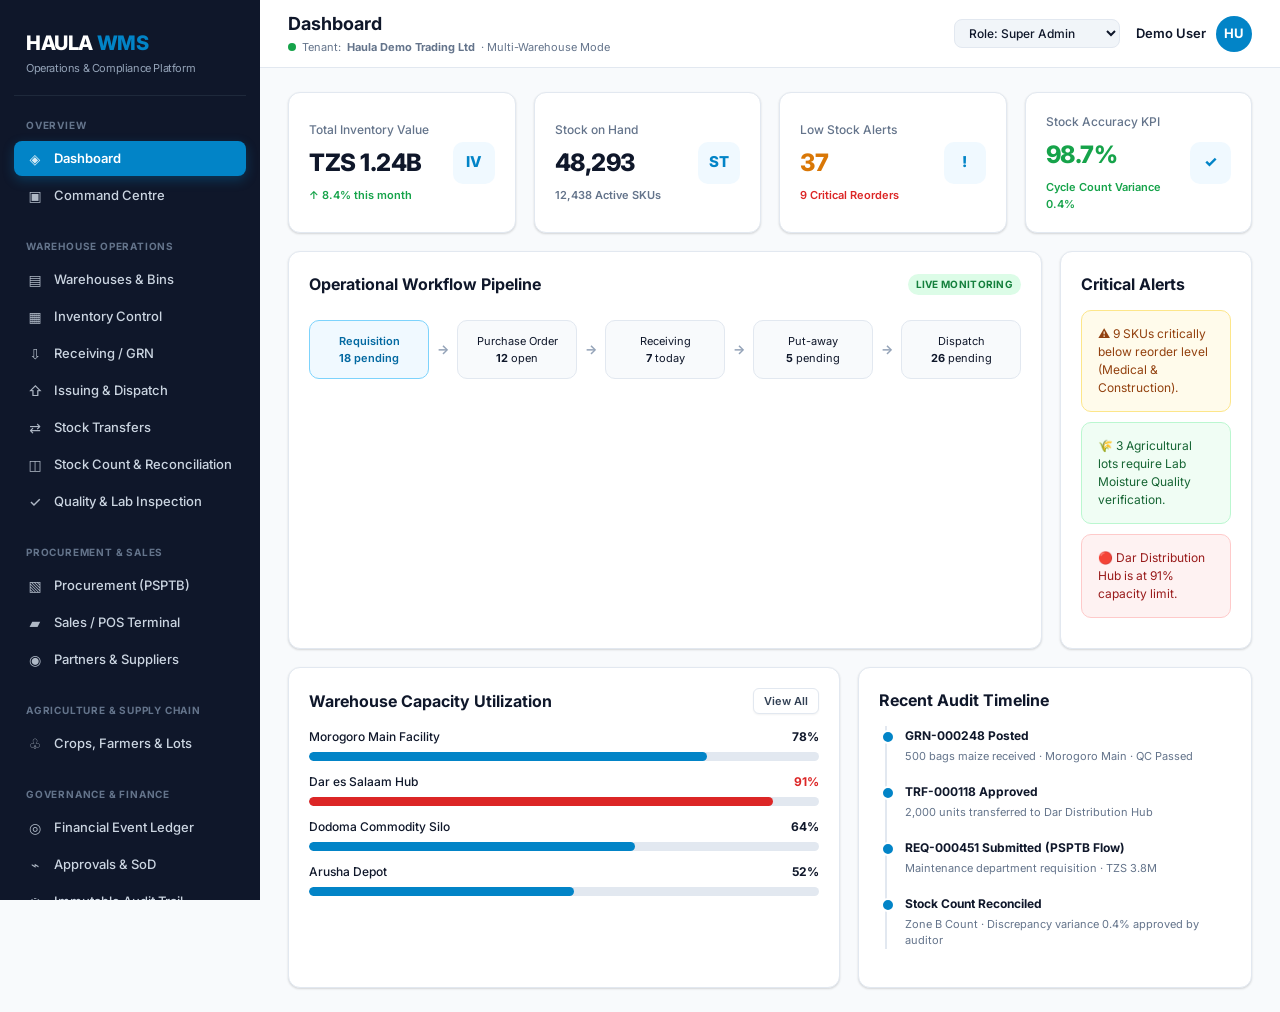
<file: wms_mvp.html>
<!DOCTYPE html>
<html lang="en">
<head>
<meta charset="UTF-8">
<meta name="viewport" content="width=device-width, initial-scale=1.0">
<title>Haula WMS — Warehouse & Business Operations Platform</title>
<link rel="preconnect" href="https://fonts.googleapis.com">
<link rel="preconnect" href="https://fonts.gstatic.com" crossorigin>
<link href="https://fonts.googleapis.com/css2?family=Inter:wght@300;400;500;600;700;800&display=swap" rel="stylesheet">
<style>
:root {
  --bg-main: #f8fafc;
  --sidebar-bg: #0f172a;
  --sidebar-muted: #94a3b8;
  --sidebar-active: #1e293b;
  --topbar-bg: #ffffff;
  --text-main: #0f172a;
  --text-muted: #64748b;
  --border-color: #e2e8f0;
  --card-bg: #ffffff;
  --primary: #0284c7;
  --primary-hover: #0369a1;
  --success: #16a34a;
  --warning: #d97706;
  --danger: #dc2626;
  --info: #2563eb;
  --purple: #7c3aed;
  --radius: 12px;
  --shadow: 0 1px 3px rgba(0,0,0,0.05), 0 1px 2px rgba(0,0,0,0.1);
}

* { box-sizing: border-box; margin: 0; padding: 0; font-family: 'Inter', system-ui, -apple-system, sans-serif; }
body { background: var(--bg-main); color: var(--text-main); line-height: 1.5; font-size: 13px; }

.app { display: flex; min-height: 100vh; }

/* Sidebar */
.sidebar {
  width: 260px;
  background: var(--sidebar-bg);
  color: #e2e8f0;
  padding: 20px 14px;
  position: fixed;
  inset: 0 auto 0 0;
  overflow-y: auto;
  z-index: 10;
  display: flex;
  flex-direction: column;
}
.brand {
  font-size: 20px;
  font-weight: 800;
  color: #fff;
  padding: 8px 12px 18px;
  letter-spacing: -0.02em;
  border-bottom: 1px solid #1e293b;
  margin-bottom: 12px;
}
.brand span { color: var(--primary); }
.brand small { display: block; font-size: 11px; color: var(--sidebar-muted); font-weight: 400; margin-top: 2px; }

.nav-group { margin-bottom: 16px; }
.nav-title { font-size: 10px; text-transform: uppercase; color: #64748b; padding: 10px 12px 6px; letter-spacing: 0.08em; font-weight: 700; }
.nav button {
  display: flex;
  align-items: center;
  gap: 10px;
  width: 100%;
  border: 0;
  background: transparent;
  color: #cbd5e1;
  text-align: left;
  padding: 9px 12px;
  border-radius: 8px;
  cursor: pointer;
  font-size: 13px;
  font-weight: 500;
  transition: all 0.15s ease;
  margin: 2px 0;
}
.nav button:hover { background: #1e293b; color: #fff; }
.nav button.active { background: var(--primary); color: #fff; font-weight: 600; box-shadow: 0 4px 12px rgba(2, 132, 199, 0.3); }
.nav button .icon { width: 18px; text-align: center; font-size: 14px; opacity: 0.85; }

/* Main Content Area */
.main { margin-left: 260px; width: calc(100% - 260px); display: flex; flex-direction: column; min-height: 100vh; }

/* Top Header Bar */
.top {
  height: 68px;
  background: var(--topbar-bg);
  border-bottom: 1px solid var(--border-color);
  display: flex;
  align-items: center;
  justify-content: space-between;
  padding: 0 28px;
  position: sticky;
  top: 0;
  z-index: 5;
}
.top-left h1 { font-size: 18px; font-weight: 700; color: var(--text-main); }
.top-left .tenant-badge { display: inline-flex; align-items: center; gap: 6px; font-size: 11px; color: var(--text-muted); margin-top: 2px; }
.top-left .tenant-badge i { width: 8px; height: 8px; border-radius: 50%; background: var(--success); display: inline-block; }

.top-right { display: flex; align-items: center; gap: 16px; }
.role-selector { background: #f1f5f9; border: 1px solid var(--border-color); padding: 5px 10px; border-radius: 8px; font-size: 12px; outline: none; cursor: pointer; color: var(--text-main); font-weight: 500; }
.user-profile { display: flex; align-items: center; gap: 10px; font-size: 13px; font-weight: 600; }
.avatar { width: 36px; height: 36px; border-radius: 50%; background: #0284c7; color: #fff; display: grid; place-items: center; font-weight: 700; font-size: 13px; }

/* Section Content */
.content { padding: 24px 28px; flex: 1; }
.page { display: none; }
.page.active { display: block; animation: fadeIn 0.2s ease-in; }
@keyframes fadeIn { from { opacity: 0; transform: translateY(3px); } to { opacity: 1; transform: translateY(0); } }

/* Grid Layouts */
.grid { display: grid; gap: 18px; }
.cards { grid-template-columns: repeat(4, 1fr); }
.two { grid-template-columns: 1.4fr 1fr; }
.three { grid-template-columns: repeat(3, 1fr); }
.equal-two { grid-template-columns: repeat(2, 1fr); }

/* Components */
.card { background: var(--card-bg); border: 1px solid var(--border-color); border-radius: var(--radius); padding: 20px; box-shadow: var(--shadow); }
.kpi { display: flex; align-items: center; justify-content: space-between; }
.kpi .label { font-size: 12px; color: var(--text-muted); font-weight: 500; }
.kpi .value { font-size: 24px; font-weight: 800; margin-top: 6px; color: var(--text-main); letter-spacing: -0.02em; }
.kpi .trend { font-size: 11px; margin-top: 6px; font-weight: 600; display: flex; align-items: center; gap: 4px; }
.trend.up { color: var(--success); }
.trend.neutral { color: var(--text-muted); }
.trend.down { color: var(--danger); }

.iconbox { width: 42px; height: 42px; border-radius: 10px; background: #f0f9ff; color: var(--primary); display: grid; place-items: center; font-weight: 800; font-size: 15px; }

.section-head { display: flex; align-items: center; justify-content: space-between; margin-bottom: 14px; }
.section-head h2 { font-size: 16px; font-weight: 700; color: var(--text-main); }
.actions { display: flex; gap: 10px; align-items: center; flex-wrap: wrap; }

.btn {
  display: inline-flex;
  align-items: center;
  gap: 6px;
  border: 0;
  border-radius: 8px;
  padding: 8px 14px;
  background: var(--sidebar-bg);
  color: #fff;
  cursor: pointer;
  font-size: 12px;
  font-weight: 600;
  transition: all 0.15s ease;
  box-shadow: 0 1px 2px rgba(0,0,0,0.05);
}
.btn:hover { background: #1e293b; opacity: 0.95; }
.btn.primary { background: var(--primary); }
.btn.primary:hover { background: var(--primary-hover); }
.btn.secondary { background: #fff; color: #334155; border: 1px solid var(--border-color); }
.btn.secondary:hover { background: #f8fafc; }
.btn.success { background: var(--success); color: #fff; }
.btn.warn { background: var(--warning); color: #fff; }
.btn.sm { padding: 5px 10px; font-size: 11px; border-radius: 6px; }

/* Table Wrappers */
.table-wrap { background: #fff; border: 1px solid var(--border-color); border-radius: var(--radius); overflow: hidden; box-shadow: var(--shadow); }
.table { width: 100%; border-collapse: collapse; font-size: 12px; }
.table th, .table td { padding: 12px 16px; text-align: left; border-bottom: 1px solid #f1f5f9; white-space: nowrap; }
.table th { font-size: 11px; text-transform: uppercase; color: var(--text-muted); background: #f8fafc; font-weight: 700; letter-spacing: 0.04em; }
.table tr:hover { background: #f8fafc; }
.table tr:last-child td { border-bottom: 0; }

.badge { display: inline-flex; align-items: center; gap: 4px; padding: 3px 8px; border-radius: 999px; font-size: 10px; font-weight: 700; text-transform: uppercase; letter-spacing: 0.03em; }
.badge.green { background: #dcfce7; color: #15803d; }
.badge.orange { background: #fef3c7; color: #b45309; }
.badge.red { background: #fee2e2; color: #b91c1c; }
.badge.blue { background: #dbeafe; color: #1d4ed8; }
.badge.purple { background: #f3e8ff; color: #6b21a8; }
.badge.gray { background: #f1f5f9; color: #475569; }

/* Workflow Steps */
.workflow { display: flex; gap: 8px; align-items: center; overflow-x: auto; padding: 10px 0; }
.step { flex: 1; min-width: 120px; background: #f8fafc; border: 1px solid var(--border-color); border-radius: 10px; padding: 12px; text-align: center; font-size: 11px; }
.step.active { background: #f0f9ff; border-color: #7dd3fc; color: #0369a1; font-weight: 600; }
.arrow { color: #94a3b8; font-weight: 700; }

.bar { height: 9px; background: #e2e8f0; border-radius: 20px; overflow: hidden; margin-top: 6px; }
.bar i { display: block; height: 100%; background: var(--primary); border-radius: 20px; }
.metric { display: flex; justify-content: space-between; margin: 12px 0 3px; font-size: 12px; font-weight: 500; }

.timeline { border-left: 2px solid #e2e8f0; padding-left: 18px; margin-left: 6px; }
.event { margin: 0 0 18px; position: relative; }
.event::before { content: ""; position: absolute; left: -24px; top: 4px; width: 10px; height: 10px; background: var(--primary); border-radius: 50%; border: 2px solid #fff; }
.event strong { font-size: 12px; color: var(--text-main); }
.event p { font-size: 11px; color: var(--text-muted); margin-top: 2px; }

.search { padding: 8px 14px; border: 1px solid var(--border-color); border-radius: 8px; outline: none; width: 240px; font-size: 12px; background: #fff; }
.search:focus { border-color: var(--primary); box-shadow: 0 0 0 3px rgba(2, 132, 199, 0.1); }

.notice { padding: 14px 16px; border-radius: 10px; background: #fffbeb; border: 1px solid #fde68a; color: #92400e; font-size: 12px; margin-bottom: 10px; display: flex; align-items: center; gap: 10px; }

/* Modal */
.modal { display: none; position: fixed; inset: 0; background: rgba(15, 23, 42, 0.6); backdrop-filter: blur(3px); z-index: 100; align-items: center; justify-content: center; }
.modal.show { display: flex; }
.modal-box { background: #fff; width: min(680px, 92vw); border-radius: 16px; padding: 24px; max-height: 90vh; overflow-y: auto; box-shadow: 0 20px 25px -5px rgba(0,0,0,0.1); }
.modal-head { display: flex; justify-content: space-between; align-items: center; border-bottom: 1px solid var(--border-color); padding-bottom: 14px; margin-bottom: 16px; }
.modal-head h2 { font-size: 16px; font-weight: 700; }
.close { border: 0; background: none; font-size: 24px; cursor: pointer; color: var(--text-muted); }
.close:hover { color: var(--text-main); }

.formgrid { display: grid; grid-template-columns: repeat(2, 1fr); gap: 14px; }
.field label { display: block; font-size: 11px; font-weight: 600; color: #475569; margin-bottom: 5px; text-transform: uppercase; letter-spacing: 0.02em; }
.field input, .field select, .field textarea { width: 100%; border: 1px solid var(--border-color); border-radius: 8px; padding: 9px 12px; font-size: 12px; outline: none; background: #fff; }
.field input:focus, .field select:focus, .field textarea:focus { border-color: var(--primary); box-shadow: 0 0 0 3px rgba(2, 132, 199, 0.1); }
.field textarea { min-height: 70px; resize: vertical; }
.field.full { grid-column: 1 / -1; }

/* Toast Notifications */
.toast { position: fixed; bottom: 20px; right: 20px; background: #0f172a; color: #fff; padding: 12px 20px; border-radius: 10px; font-size: 12px; font-weight: 500; box-shadow: 0 10px 15px -3px rgba(0,0,0,0.1); transform: translateY(100px); opacity: 0; transition: all 0.3s ease; z-index: 200; display: flex; align-items: center; gap: 10px; }
.toast.show { transform: translateY(0); opacity: 1; }

@media(max-width: 1024px) {
  .cards { grid-template-columns: repeat(2, 1fr); }
  .sidebar { width: 220px; }
  .main { margin-left: 220px; width: calc(100% - 220px); }
}
@media(max-width: 768px) {
  .sidebar { position: relative; width: 100%; height: auto; }
  .main { margin: 0; width: 100%; }
  .app { display: block; }
  .cards, .two, .three, .equal-two, .formgrid { grid-template-columns: 1fr; }
  .top { position: relative; padding: 0 16px; }
  .content { padding: 16px; }
}
</style>
</head>
<body>

<div class="app">
  <!-- Sidebar Navigation -->
  <aside class="sidebar">
    <div class="brand">HAULA <span>WMS</span><small>Operations & Compliance Platform</small></div>
    
    <div class="nav" id="nav">
      <div class="nav-group">
        <div class="nav-title">Overview</div>
        <button class="active" data-page="dashboard"><span class="icon">◈</span> Dashboard</button>
        <button data-page="command"><span class="icon">▣</span> Command Centre</button>
      </div>

      <div class="nav-group">
        <div class="nav-title">Warehouse Operations</div>
        <button data-page="warehouses"><span class="icon">▤</span> Warehouses & Bins</button>
        <button data-page="inventory"><span class="icon">▦</span> Inventory Control</button>
        <button data-page="receiving"><span class="icon">⇩</span> Receiving / GRN</button>
        <button data-page="issuing"><span class="icon">⇧</span> Issuing & Dispatch</button>
        <button data-page="transfers"><span class="icon">⇄</span> Stock Transfers</button>
        <button data-page="counting"><span class="icon">◫</span> Stock Count & Reconciliation</button>
        <button data-page="quality"><span class="icon">✓</span> Quality & Lab Inspection</button>
      </div>

      <div class="nav-group">
        <div class="nav-title">Procurement & Sales</div>
        <button data-page="procurement"><span class="icon">▧</span> Procurement (PSPTB)</button>
        <button data-page="sales"><span class="icon">▰</span> Sales / POS Terminal</button>
        <button data-page="suppliers"><span class="icon">◉</span> Partners & Suppliers</button>
      </div>

      <div class="nav-group">
        <div class="nav-title">Agriculture & Supply Chain</div>
        <button data-page="agriculture"><span class="icon">♧</span> Crops, Farmers & Lots</button>
      </div>

      <div class="nav-group">
        <div class="nav-title">Governance & Finance</div>
        <button data-page="accounting"><span class="icon">◎</span> Financial Event Ledger</button>
        <button data-page="approvals"><span class="icon">⌁</span> Approvals & SoD</button>
        <button data-page="audit"><span class="icon">◌</span> Immutable Audit Trail</button>
      </div>

      <div class="nav-group">
        <div class="nav-title">Platform</div>
        <button data-page="reports"><span class="icon">▥</span> Reports & Compliance</button>
        <button data-page="integrations"><span class="icon">⇌</span> API & Integrations</button>
        <button data-page="settings"><span class="icon">⚙</span> Tenant & Security Settings</button>
      </div>
    </div>
  </aside>

  <!-- Main Container -->
  <main class="main">
    <header class="top">
      <div class="top-left">
        <h1 id="pageTitle">Dashboard</h1>
        <div class="tenant-badge"><i></i> Tenant: <b>Haula Demo Trading Ltd</b> · Multi-Warehouse Mode</div>
      </div>
      <div class="top-right">
        <select class="role-selector" id="roleSelector" onchange="switchRole(this.value)">
          <option value="Admin">Role: Super Admin</option>
          <option value="Storekeeper">Role: Storekeeper</option>
          <option value="PSPTB Auditor">Role: PSPTB Auditor</option>
          <option value="WRRB Inspector">Role: WRRB Inspector</option>
        </select>
        <div class="user-profile">
          <span>Demo User</span>
          <div class="avatar" id="avatarBadge">HU</div>
        </div>
      </div>
    </header>

    <section class="content">

      <!-- DASHBOARD PAGE -->
      <div class="page active" id="dashboard">
        <div class="grid cards" style="margin-bottom: 18px;">
          <div class="card kpi">
            <div>
              <div class="label">Total Inventory Value</div>
              <div class="value">TZS 1.24B</div>
              <div class="trend up">↑ 8.4% this month</div>
            </div>
            <div class="iconbox">IV</div>
          </div>
          <div class="card kpi">
            <div>
              <div class="label">Stock on Hand</div>
              <div class="value">48,293</div>
              <div class="trend neutral">12,438 Active SKUs</div>
            </div>
            <div class="iconbox">ST</div>
          </div>
          <div class="card kpi">
            <div>
              <div class="label">Low Stock Alerts</div>
              <div class="value" style="color:var(--warning)">37</div>
              <div class="trend down">9 Critical Reorders</div>
            </div>
            <div class="iconbox">!</div>
          </div>
          <div class="card kpi">
            <div>
              <div class="label">Stock Accuracy KPI</div>
              <div class="value" style="color:var(--success)">98.7%</div>
              <div class="trend up">Cycle Count Variance 0.4%</div>
            </div>
            <div class="iconbox">✓</div>
          </div>
        </div>

        <div class="grid two" style="margin-bottom: 18px;">
          <div class="card">
            <div class="section-head">
              <h2>Operational Workflow Pipeline</h2>
              <span class="badge green">Live Monitoring</span>
            </div>
            <div class="workflow">
              <div class="step active">Requisition<br><b>18</b> pending</div>
              <span class="arrow">→</span>
              <div class="step">Purchase Order<br><b>12</b> open</div>
              <span class="arrow">→</span>
              <div class="step">Receiving<br><b>7</b> today</div>
              <span class="arrow">→</span>
              <div class="step">Put-away<br><b>5</b> pending</div>
              <span class="arrow">→</span>
              <div class="step">Dispatch<br><b>26</b> pending</div>
            </div>
          </div>
          <div class="card">
            <div class="section-head"><h2>Critical Alerts</h2></div>
            <div class="notice">⚠️ 9 SKUs critically below reorder level (Medical & Construction).</div>
            <div class="notice" style="background:#f0fdf4; border-color:#bbf7d0; color:#166534">🌾 3 Agricultural lots require Lab Moisture Quality verification.</div>
            <div class="notice" style="background:#fef2f2; border-color:#fecaca; color:#991b1b">🔴 Dar Distribution Hub is at 91% capacity limit.</div>
          </div>
        </div>

        <div class="grid two">
          <div class="card">
            <div class="section-head">
              <h2>Warehouse Capacity Utilization</h2>
              <button class="btn secondary sm" onclick="go('warehouses')">View All</button>
            </div>
            <div class="metric"><span>Morogoro Main Facility</span><b>78%</b></div>
            <div class="bar"><i style="width:78%"></i></div>
            <div class="metric"><span>Dar es Salaam Hub</span><b style="color:var(--danger)">91%</b></div>
            <div class="bar"><i style="width:91%; background:var(--danger)"></i></div>
            <div class="metric"><span>Dodoma Commodity Silo</span><b>64%</b></div>
            <div class="bar"><i style="width:64%"></i></div>
            <div class="metric"><span>Arusha Depot</span><b>52%</b></div>
            <div class="bar"><i style="width:52%"></i></div>
          </div>

          <div class="card">
            <div class="section-head"><h2>Recent Audit Timeline</h2></div>
            <div class="timeline">
              <div class="event">
                <strong>GRN-000248 Posted</strong>
                <p>500 bags maize received · Morogoro Main · QC Passed</p>
              </div>
              <div class="event">
                <strong>TRF-000118 Approved</strong>
                <p>2,000 units transferred to Dar Distribution Hub</p>
              </div>
              <div class="event">
                <strong>REQ-000451 Submitted (PSPTB Flow)</strong>
                <p>Maintenance department requisition · TZS 3.8M</p>
              </div>
              <div class="event">
                <strong>Stock Count Reconciled</strong>
                <p>Zone B Count · Discrepancy variance 0.4% approved by auditor</p>
              </div>
            </div>
          </div>
        </div>
      </div>

      <!-- COMMAND CENTRE -->
      <div class="page" id="command">
        <div class="grid cards" style="margin-bottom: 18px;">
          <div class="card"><div class="label">Total Managed Warehouses</div><div class="value">247</div></div>
          <div class="card"><div class="label">National Storage Capacity</div><div class="value">1.8M MT</div></div>
          <div class="card"><div class="label">Current Grain/Goods Stock</div><div class="value">1.24M MT</div></div>
          <div class="card"><div class="label">National Utilization</div><div class="value">69%</div></div>
        </div>
        <div class="section-head">
          <h2>National & Regional Warehouse Command Centre (WRRB View)</h2>
          <div class="actions">
            <input class="search" placeholder="Filter region or warehouse..." onkeyup="filterTable(this)">
            <button class="btn primary" onclick="showToast('Refreshing national warehouse metrics...')">Refresh Live Stream</button>
          </div>
        </div>
        <div class="table-wrap">
          <table class="table">
            <thead>
              <tr><th>Warehouse Code</th><th>Facility Name</th><th>Region</th><th>Licensed Capacity</th><th>Current Stock</th><th>Utilization</th><th>Regulatory Status</th></tr>
            </thead>
            <tbody>
              <tr><td>WH-MOR-017</td><td>Morogoro Main Grains</td><td>Morogoro</td><td>10,000 MT</td><td>7,850 MT</td><td>78.5%</td><td><span class="badge green">WRRB Licensed</span></td></tr>
              <tr><td>WH-DAR-003</td><td>Dar es Salaam Terminal</td><td>Dar es Salaam</td><td>15,000 MT</td><td>13,650 MT</td><td>91.0%</td><td><span class="badge orange">Near Capacity</span></td></tr>
              <tr><td>WH-DOD-008</td><td>Dodoma Strategic Reserve</td><td>Dodoma</td><td>12,000 MT</td><td>7,680 MT</td><td>64.0%</td><td><span class="badge green">WRRB Licensed</span></td></tr>
              <tr><td>WH-ARS-021</td><td>Arusha Regional Depot</td><td>Arusha</td><td>9,500 MT</td><td>4,940 MT</td><td>52.0%</td><td><span class="badge green">WRRB Licensed</span></td></tr>
            </tbody>
          </table>
        </div>
      </div>

      <!-- WAREHOUSES & LOCATIONS -->
      <div class="page" id="warehouses">
        <div class="section-head">
          <h2>Warehouses & Location Hierarchy (Zone / Rack / Bin)</h2>
          <button class="btn primary" onclick="openModal('Add Warehouse Facility', 'warehouses')">+ Add Warehouse</button>
        </div>
        <div class="table-wrap">
          <table class="table">
            <thead>
              <tr><th>ID</th><th>Facility Name</th><th>Type</th><th>Location Structure</th><th>Capacity</th><th>Occupancy</th><th>Manager</th><th>Actions</th></tr>
            </thead>
            <tbody>
              <tr><td>WH-001</td><td>Morogoro Main</td><td>General & Grain</td><td>Zone A-D / Racks / Bins</td><td>10,000 MT</td><td>78%</td><td>J. Mushi</td><td><button class="btn secondary sm" onclick="showToast('Viewing bin map for WH-001')">Explore Bins</button></td></tr>
              <tr><td>WH-002</td><td>Dar Distribution</td><td>Distribution Hub</td><td>Zone A-F / Pallet Racks</td><td>15,000 MT</td><td>91%</td><td>A. Salum</td><td><button class="btn secondary sm" onclick="showToast('Viewing bin map for WH-002')">Explore Bins</button></td></tr>
              <tr><td>WH-003</td><td>Dodoma Hub</td><td>Government Store</td><td>Zone A-C / Silos</td><td>12,000 MT</td><td>64%</td><td>M. John</td><td><button class="btn secondary sm" onclick="showToast('Viewing bin map for WH-003')">Explore Bins</button></td></tr>
            </tbody>
          </table>
        </div>
      </div>

      <!-- INVENTORY CONTROL -->
      <div class="page" id="inventory">
        <div class="section-head">
          <h2>Inventory Control & Batch Tracking</h2>
          <div class="actions">
            <input class="search" placeholder="Search SKU, batch, lot, serial..." onkeyup="filterTable(this)">
            <button class="btn primary" onclick="openModal('Register Product SKU', 'inventory')">+ Add Product SKU</button>
          </div>
        </div>
        <div class="table-wrap">
          <table class="table">
            <thead>
              <tr><th>SKU</th><th>Product Description</th><th>Warehouse</th><th>Bin Location</th><th>Batch / Lot</th><th>Qty on Hand</th><th>Reorder Level</th><th>Status</th></tr>
            </thead>
            <tbody>
              <tr><td>MAI-050</td><td>Maize Grain 50kg Bags</td><td>Morogoro Main</td><td>A-02-R04-B11</td><td>AGR-26-0087</td><td>4,500</td><td>1,000</td><td><span class="badge green">Available</span></td></tr>
              <tr><td>CEM-042</td><td>Cement Portland 42.5N</td><td>Dar Distribution</td><td>B-04-R02-B03</td><td>LOT-5581</td><td>380</td><td>500</td><td><span class="badge orange">Low Stock</span></td></tr>
              <tr><td>OIL-001</td><td>Refined Sunflower Oil 5L</td><td>Dodoma Hub</td><td>C-01-S03</td><td>LOT-OIL-18</td><td>2,180</td><td>400</td><td><span class="badge green">Available</span></td></tr>
              <tr><td>MED-220</td><td>Sterile Gloves Medical</td><td>Morogoro Main</td><td>QC-01</td><td>LOT-MG-09</td><td>120</td><td>200</td><td><span class="badge red">Critical Reorder</span></td></tr>
            </tbody>
          </table>
        </div>
      </div>

      <!-- RECEIVING / GRN -->
      <div class="page" id="receiving">
        <div class="section-head">
          <h2>Goods Received Note (GRN) Management</h2>
          <button class="btn primary" onclick="openModal('Create Goods Received Note (GRN)', 'receiving')">+ Create GRN</button>
        </div>
        <div class="grid cards" style="margin-bottom: 18px;">
          <div class="card"><div class="label">Pending Deliveries</div><div class="value">18</div></div>
          <div class="card"><div class="label">GRNs Posted Today</div><div class="value">7</div></div>
          <div class="card"><div class="label">Under Quality Inspection</div><div class="value">3</div></div>
          <div class="card"><div class="label">Quantity Discrepancies</div><div class="value">2</div></div>
        </div>
        <div class="table-wrap">
          <table class="table">
            <thead>
              <tr><th>GRN Reference</th><th>Supplier Name</th><th>PO Number</th><th>Warehouse</th><th>Received Items</th><th>QC Status</th><th>Accounting Status</th></tr>
            </thead>
            <tbody>
              <tr><td>GRN-000248</td><td>Agro Supply Co.</td><td>PO-00481</td><td>Morogoro Main</td><td>500 bags maize</td><td><span class="badge green">Passed</span></td><td><span class="badge green">Posted to Ledger</span></td></tr>
              <tr><td>GRN-000249</td><td>BuildMart Ltd</td><td>PO-00488</td><td>Dar Distribution</td><td>1,200 cement bags</td><td><span class="badge orange">Lab Hold</span></td><td><span class="badge gray">Pending QC</span></td></tr>
            </tbody>
          </table>
        </div>
      </div>

      <!-- ISSUING & DISPATCH -->
      <div class="page" id="issuing">
        <div class="section-head">
          <h2>Stock Issuing & Dispatch (SIV)</h2>
          <button class="btn primary" onclick="openModal('Create Stock Issue / Dispatch', 'issuing')">+ Create Issue Voucher</button>
        </div>
        <div class="table-wrap">
          <table class="table">
            <thead>
              <tr><th>Voucher Ref</th><th>Requester / Customer</th><th>Warehouse</th><th>Item Count</th><th>Approval Authority</th><th>Dispatch Status</th></tr>
            </thead>
            <tbody>
              <tr><td>ISS-000731</td><td>Maintenance Department</td><td>Morogoro Main</td><td>24 items</td><td>Manager Approved</td><td><span class="badge blue">Dispatched</span></td></tr>
              <tr><td>DSP-000512</td><td>Retailer ABC Trading</td><td>Dar Distribution</td><td>86 cases</td><td>Sales Order #981</td><td><span class="badge orange">Picking Active</span></td></tr>
            </tbody>
          </table>
        </div>
      </div>

      <!-- TRANSFERS -->
      <div class="page" id="transfers">
        <div class="section-head">
          <h2>Inter-Warehouse Stock Transfers</h2>
          <button class="btn primary" onclick="openModal('Initiate Inter-Warehouse Transfer', 'transfers')">+ New Transfer Request</button>
        </div>
        <div class="table-wrap">
          <table class="table">
            <thead>
              <tr><th>Transfer Ref</th><th>Origin Warehouse</th><th>Destination Warehouse</th><th>Total Units</th><th>Initiated By</th><th>Transit Status</th></tr>
            </thead>
            <tbody>
              <tr><td>TRF-000118</td><td>Morogoro Main</td><td>Dar Distribution</td><td>2,000 units</td><td>Warehouse Admin</td><td><span class="badge green">Received</span></td></tr>
              <tr><td>TRF-000119</td><td>Dodoma Hub</td><td>Arusha Depot</td><td>650 units</td><td>Logistics Lead</td><td><span class="badge orange">In Transit</span></td></tr>
            </tbody>
          </table>
        </div>
      </div>

      <!-- STOCK COUNT -->
      <div class="page" id="counting">
        <div class="section-head">
          <h2>Stock Count & Discrepancy Reconciliation</h2>
          <button class="btn primary" onclick="openModal('Start Physical Cycle Count', 'counting')">+ Start Cycle Count</button>
        </div>
        <div class="grid three" style="margin-bottom: 18px;">
          <div class="card"><div class="label">Open Counts</div><div class="value">6</div></div>
          <div class="card"><div class="label">Completed This Month</div><div class="value">42</div></div>
          <div class="card"><div class="label">Average System Accuracy</div><div class="value" style="color:var(--success)">98.7%</div></div>
        </div>
        <div class="table-wrap">
          <table class="table">
            <thead>
              <tr><th>Count Ref</th><th>Target Zone / Bin</th><th>System Qty</th><th>Physical Count</th><th>Variance</th><th>Audit Action</th></tr>
            </thead>
            <tbody>
              <tr><td>CC-00291</td><td>Zone B - Bin R04</td><td>12,500</td><td>12,450</td><td>-50</td><td><span class="badge orange">Auditor Investigation</span></td></tr>
              <tr><td>CC-00290</td><td>Zone A - Bin R01</td><td>8,800</td><td>8,800</td><td>0</td><td><span class="badge green">Closed & Approved</span></td></tr>
            </tbody>
          </table>
        </div>
      </div>

      <!-- QUALITY CONTROL -->
      <div class="page" id="quality">
        <div class="section-head">
          <h2>Quality Control & Lab Moisture Inspection</h2>
          <button class="btn primary" onclick="openModal('Record Quality Inspection Result', 'quality')">+ Record Inspection</button>
        </div>
        <div class="table-wrap">
          <table class="table">
            <thead>
              <tr><th>QC Ref</th><th>Lot Number</th><th>Commodity / Product</th><th>Testing Parameter</th><th>Lab Result</th><th>Standard Threshold</th><th>QC Decision</th></tr>
            </thead>
            <tbody>
              <tr><td>QC-00081</td><td>AGR-26-0087</td><td>Maize Grain</td><td>Moisture Content</td><td>13.2%</td><td>Max 13.5%</td><td><span class="badge green">Pass (Grade A)</span></td></tr>
              <tr><td>QC-00082</td><td>AGR-26-0088</td><td>Dry Beans</td><td>Foreign Matter</td><td>2.8%</td><td>Max 1.0%</td><td><span class="badge red">Hold / Quarantine</span></td></tr>
              <tr><td>QC-00083</td><td>LOT-OIL-18</td><td>Sunflower Oil 5L</td><td>Packaging Seal</td><td>Compliant</td><td>100% Intact</td><td><span class="badge green">Pass</span></td></tr>
            </tbody>
          </table>
        </div>
      </div>

      <!-- PROCUREMENT (PSPTB) -->
      <div class="page" id="procurement">
        <div class="section-head">
          <h2>Procurement Management (PSPTB Standards Aligned)</h2>
          <button class="btn primary" onclick="openModal('Create Purchase Requisition (PR)', 'procurement')">+ New Requisition (PR)</button>
        </div>
        
        <div class="card" style="margin-bottom: 18px;">
          <div class="section-head"><h2>PSPTB Institutional Procurement Lifecycle</h2></div>
          <div class="workflow">
            <div class="step active">1. Need Requisition</div>
            <span class="arrow">→</span>
            <div class="step">2. Approval Hierarchy</div>
            <span class="arrow">→</span>
            <div class="step">3. Sourcing & Quotations</div>
            <span class="arrow">→</span>
            <div class="step">4. PO Contract</div>
            <span class="arrow">→</span>
            <div class="step">5. GRN Receiving</div>
            <span class="arrow">→</span>
            <div class="step">6. Invoice & Payment</div>
          </div>
        </div>

        <div class="table-wrap">
          <table class="table">
            <thead>
              <tr><th>PR/PO Ref</th><th>Department</th><th>Supplier Name</th><th>Total Value (TZS)</th><th>Procurement Stage</th><th>PSPTB Compliance</th></tr>
            </thead>
            <tbody>
              <tr><td>PR-000451</td><td>Maintenance & Facilities</td><td>— (Pending Bids)</td><td>TZS 3.8M</td><td>Approval Matrix</td><td><span class="badge orange">Awaiting HOD Signoff</span></td></tr>
              <tr><td>PO-00481</td><td>Warehouse Operations</td><td>Agro Supply Co.</td><td>TZS 18.6M</td><td>Goods Receiving</td><td><span class="badge green">PSPTB Compliant</span></td></tr>
            </tbody>
          </table>
        </div>
      </div>

      <!-- SALES / POS -->
      <div class="page" id="sales">
        <div class="section-head">
          <h2>Sales Terminal & Point of Sale (POS)</h2>
          <div class="actions">
            <button class="btn primary" onclick="openModal('New Sales Transaction', 'sales')">+ New Sale</button>
            <button class="btn secondary" onclick="showToast('Cashier shift register opened')">Shift Reconciliation</button>
          </div>
        </div>
        <div class="grid cards" style="margin-bottom: 18px;">
          <div class="card"><div class="label">Sales Today</div><div class="value">TZS 28.4M</div></div>
          <div class="card"><div class="label">Completed Transactions</div><div class="value">486</div></div>
          <div class="card"><div class="label">Returns / Credits</div><div class="value">7</div></div>
          <div class="card"><div class="label">Accounts Receivable</div><div class="value">TZS 83M</div></div>
        </div>
        <div class="table-wrap">
          <table class="table">
            <thead>
              <tr><th>Invoice Ref</th><th>Customer Name</th><th>Channel</th><th>Amount (TZS)</th><th>Payment Method</th><th>Status</th></tr>
            </thead>
            <tbody>
              <tr><td>INV-00981</td><td>Retailer ABC Store</td><td>POS Counter</td><td>TZS 1.24M</td><td>M-Pesa Mobile Money</td><td><span class="badge green">Paid & Dispatched</span></td></tr>
              <tr><td>INV-00982</td><td>Distributor XYZ Enterprise</td><td>Direct Order</td><td>TZS 6.8M</td><td>Credit 30 Days</td><td><span class="badge orange">Receivable</span></td></tr>
            </tbody>
          </table>
        </div>
      </div>

      <!-- SUPPLIERS & CUSTOMERS -->
      <div class="page" id="suppliers">
        <div class="section-head">
          <h2>Partners Directory (Suppliers & Customers)</h2>
          <button class="btn primary" onclick="openModal('Register Business Partner', 'suppliers')">+ Add Partner</button>
        </div>
        <div class="table-wrap">
          <table class="table">
            <thead>
              <tr><th>Partner Code</th><th>Name</th><th>Partner Type</th><th>Contact Phone</th><th>Approved Credit Limit</th><th>Outstanding Balance</th><th>Status</th></tr>
            </thead>
            <tbody>
              <tr><td>SUP-001</td><td>Agro Supply Co. Ltd</td><td>Supplier</td><td>+255 754 123 456</td><td>—</td><td>TZS 18.6M Payable</td><td><span class="badge green">Active Partner</span></td></tr>
              <tr><td>CUS-017</td><td>Retailer ABC Stores</td><td>Customer</td><td>+255 784 987 654</td><td>TZS 20.0M</td><td>TZS 4.2M Receivable</td><td><span class="badge green">Active Credit</span></td></tr>
            </tbody>
          </table>
        </div>
      </div>

      <!-- AGRICULTURE & COMMODITY SUPPLY CHAIN -->
      <div class="page" id="agriculture">
        <div class="section-head">
          <h2>Agriculture & Commodity Supply Chain Module</h2>
          <div class="actions">
            <button class="btn primary" onclick="openModal('Register Smallholder Farmer / Group', 'farmers')">+ Register Farmer</button>
            <button class="btn primary" style="background:var(--success)" onclick="openModal('Receive Agricultural Commodity Lot', 'lots')">+ Receive Commodity Lot</button>
          </div>
        </div>

        <div class="grid cards" style="margin-bottom: 18px;">
          <div class="card"><div class="label">Registered Farmers</div><div class="value">1,284</div></div>
          <div class="card"><div class="label">Total Grain Stock</div><div class="value">18,420 MT</div></div>
          <div class="card"><div class="label">Lots Under QC Hold</div><div class="value">12</div></div>
          <div class="card"><div class="label">Crop Traceability</div><div class="value" style="color:var(--success)">100%</div></div>
        </div>

        <div class="table-wrap">
          <table class="table">
            <thead>
              <tr><th>Lot ID</th><th>Crop Commodity</th><th>Source / Cooperative</th><th>Quantity</th><th>Moisture Content</th><th>Quality Grade</th><th>Warehouse Destination</th><th>Lot Status</th></tr>
            </thead>
            <tbody>
              <tr><td>AGR-26-0087</td><td>Maize Grain</td><td>Coop MOR-14</td><td>500 MT</td><td>13.2%</td><td>Grade A</td><td>Morogoro Main</td><td><span class="badge green">Approved Stock</span></td></tr>
              <tr><td>AGR-26-0088</td><td>Dry Beans</td><td>Farmer Group 31</td><td>180 MT</td><td>14.8%</td><td>Pending QC</td><td>Dodoma Hub</td><td><span class="badge orange">QC Hold (High Moisture)</span></td></tr>
            </tbody>
          </table>
        </div>
      </div>

      <!-- ACCOUNTING -->
      <div class="page" id="accounting">
        <div class="section-head">
          <h2>Financial Event Posting & General Ledger Integration</h2>
          <button class="btn secondary" onclick="showToast('Exporting General Ledger transactions...')">Export GL Ledger</button>
        </div>
        <div class="grid cards" style="margin-bottom: 18px;">
          <div class="card"><div class="label">Total Revenue</div><div class="value">TZS 284M</div></div>
          <div class="card"><div class="label">Cost of Goods Sold (COGS)</div><div class="value">TZS 193M</div></div>
          <div class="card"><div class="label">Gross Operating Profit</div><div class="value" style="color:var(--success)">TZS 91M</div></div>
          <div class="card"><div class="label">Net Trade Receivables</div><div class="value">TZS 83M</div></div>
        </div>
        <div class="table-wrap">
          <table class="table">
            <thead>
              <tr><th>Module Event</th><th>Debit Account</th><th>Credit Account</th><th>Document Reference</th><th>Posting Status</th></tr>
            </thead>
            <tbody>
              <tr><td>Point of Sale Counter</td><td>1010 Cash / Accounts Receivable</td><td>4010 Product Revenue</td><td>INV-00981</td><td><span class="badge green">Posted Automatically</span></td></tr>
              <tr><td>Goods Received (GRN)</td><td>1200 Inventory Account</td><td>2010 Accounts Payable</td><td>GRN-000248</td><td><span class="badge green">Posted Automatically</span></td></tr>
              <tr><td>Stock Dispatch Issue</td><td>5010 Cost of Goods Sold (COGS)</td><td>1200 Inventory Account</td><td>ISS-000731</td><td><span class="badge green">Posted Automatically</span></td></tr>
            </tbody>
          </table>
        </div>
      </div>

      <!-- APPROVALS & SOD -->
      <div class="page" id="approvals">
        <div class="section-head">
          <h2>Workflow Approvals & Segregation of Duties (SoD)</h2>
          <button class="btn primary" onclick="openModal('Configure Approval Matrix Rule', 'approvals')">+ Add Rule</button>
        </div>
        <div class="table-wrap">
          <table class="table">
            <thead>
              <tr><th>Request Ref</th><th>Transaction Type</th><th>Value / Detail</th><th>Required Approver</th><th>SoD Check</th><th>Action</th></tr>
            </thead>
            <tbody>
              <tr><td>PR-000451</td><td>Procurement Requisition</td><td>TZS 3.8M</td><td>HOD Maintenance</td><td><span class="badge green">Passed SoD</span></td><td><button class="btn success sm" onclick="approveTx(this, 'PR-000451')">Approve PR</button></td></tr>
              <tr><td>TRF-000119</td><td>Inter-Warehouse Transfer</td><td>650 units</td><td>Warehouse Manager</td><td><span class="badge green">Passed SoD</span></td><td><button class="btn success sm" onclick="approveTx(this, 'TRF-000119')">Approve Transfer</button></td></tr>
              <tr><td>ADJ-000091</td><td>Stock Variance Adjustment</td><td>350 KG Shrinkage</td><td>Auditor Review Required</td><td><span class="badge orange">Requires Auditor</span></td><td><button class="btn warn sm" onclick="approveTx(this, 'ADJ-000091')">Audit Review</button></td></tr>
            </tbody>
          </table>
        </div>
      </div>

      <!-- AUDIT TRAIL -->
      <div class="page" id="audit">
        <div class="section-head">
          <h2>Immutable System Audit Trail</h2>
          <input class="search" placeholder="Search user, action, IP, ref..." onkeyup="filterTable(this)">
        </div>
        <div class="table-wrap" style="margin-bottom: 18px;">
          <table class="table">
            <thead>
              <tr><th>Timestamp</th><th>User Account</th><th>Module & Action</th><th>Document Reference</th><th>IP / Workstation</th><th>Audit Result</th></tr>
            </thead>
            <tbody>
              <tr><td>14 Aug 2026 14:32:01</td><td>storekeeper01</td><td>POST GRN RECEIVING</td><td>GRN-000248</td><td>10.10.2.31 / STORE-PC-03</td><td><span class="badge green">Success (Immutable)</span></td></tr>
              <tr><td>14 Aug 2026 14:10:45</td><td>manager02</td><td>APPROVE STOCK TRANSFER</td><td>TRF-000118</td><td>10.10.1.22 / LAPTOP-MGR</td><td><span class="badge green">Success (Immutable)</span></td></tr>
              <tr><td>14 Aug 2026 13:44:12</td><td>auditor01</td><td>VIEW VARIANCE LOG</td><td>CC-00291</td><td>10.10.1.44 / AUDIT-PC</td><td><span class="badge blue">Logged View</span></td></tr>
            </tbody>
          </table>
        </div>
        <div class="notice">
          🔒 <b>Control Assurance Policy:</b> Posted transactions cannot be edited or deleted. System adjustments require counter-balancing entries approved by authorized personnel.
        </div>
      </div>

      <!-- REPORTS -->
      <div class="page" id="reports">
        <div class="section-head">
          <h2>Reports & Regulatory Export Analytics</h2>
          <button class="btn secondary" onclick="showToast('Generating consolidated PDF analytics report...')">Export All PDF</button>
        </div>
        <div class="grid three">
          <div class="card">
            <h3 style="font-size:14px; margin-bottom:6px;">Inventory Valuation</h3>
            <p style="color:var(--text-muted); font-size:11px; margin-bottom:12px;">Valuation by FIFO, Weighted Average, and Standard Costing.</p>
            <button class="btn secondary sm" onclick="showToast('Downloading Inventory Valuation Report')">Download Report</button>
          </div>
          <div class="card">
            <h3 style="font-size:14px; margin-bottom:6px;">PSPTB Procurement Audit</h3>
            <p style="color:var(--text-muted); font-size:11px; margin-bottom:12px;">Complete Requisition-to-PO compliance audit trail.</p>
            <button class="btn secondary sm" onclick="showToast('Downloading PSPTB Audit Report')">Download Report</button>
          </div>
          <div class="card">
            <h3 style="font-size:14px; margin-bottom:6px;">Commodity Crop Traceability</h3>
            <p style="color:var(--text-muted); font-size:11px; margin-bottom:12px;">Lot tracking from farmer source to warehouse bin & customer.</p>
            <button class="btn secondary sm" onclick="showToast('Downloading Crop Traceability Report')">Download Report</button>
          </div>
          <div class="card">
            <h3 style="font-size:14px; margin-bottom:6px;">WRRB Capacity Utilization</h3>
            <p style="color:var(--text-muted); font-size:11px; margin-bottom:12px;">National & facility storage capacity metrics for regulatory submission.</p>
            <button class="btn secondary sm" onclick="showToast('Downloading WRRB Capacity Report')">Download Report</button>
          </div>
          <div class="card">
            <h3 style="font-size:14px; margin-bottom:6px;">Stock Movement & Loss</h3>
            <p style="color:var(--text-muted); font-size:11px; margin-bottom:12px;">Detailed ledger of receipts, issues, transfers, and shrinkage.</p>
            <button class="btn secondary sm" onclick="showToast('Downloading Movement Ledger')">Download Report</button>
          </div>
          <div class="card">
            <h3 style="font-size:14px; margin-bottom:6px;">Financial Statement (P&L)</h3>
            <p style="color:var(--text-muted); font-size:11px; margin-bottom:12px;">Revenue, Cost of Goods Sold (COGS), expenses, and margin analysis.</p>
            <button class="btn secondary sm" onclick="showToast('Downloading Financial P&L')">Download Report</button>
          </div>
        </div>
      </div>

      <!-- INTEGRATIONS -->
      <div class="page" id="integrations">
        <div class="section-head">
          <h2>API & Ecosystem Integrations</h2>
          <button class="btn primary" onclick="openModal('Register API Webhook Integration', 'integrations')">+ Add Integration</button>
        </div>
        <div class="table-wrap">
          <table class="table">
            <thead>
              <tr><th>Integration System</th><th>Operational Purpose</th><th>Integration Mode</th><th>Status</th></tr>
            </thead>
            <tbody>
              <tr><td>TRA Fiscalization API</td><td>Fiscal receipts & Tanzania Revenue tax compliance</td><td>REST API</td><td><span class="badge orange">Planned Integration</span></td></tr>
              <tr><td>M-Pesa / Tigo Pesa Gateway</td><td>Mobile money payment collection & supplier disbursement</td><td>REST Webhook</td><td><span class="badge green">Active & Ready</span></td></tr>
              <tr><td>E-commerce REST API</td><td>Real-time inventory stock synchronization across web stores</td><td>JSON API</td><td><span class="badge green">Active & Ready</span></td></tr>
              <tr><td>WRRB Regulatory Portal</td><td>Automated national grain stock reporting to warehouse authority</td><td>Automated Batch API</td><td><span class="badge orange">Planned Integration</span></td></tr>
            </tbody>
          </table>
        </div>
      </div>

      <!-- SETTINGS -->
      <div class="page" id="settings">
        <div class="section-head"><h2>Tenant Security & System Settings</h2></div>
        <div class="grid equal-two">
          <div class="card">
            <h3 style="font-size:14px; margin-bottom:8px;">Role-Based Access Control (RBAC)</h3>
            <p style="color:var(--text-muted); font-size:11px; margin-bottom:10px;">Enforces fine-grained permissions across Super Admin, Storekeeper, PSPTB Auditor, WRRB Inspector, Accountant, and Cashier.</p>
            <span class="badge purple">Segregation of Duties Enforced</span>
          </div>
          <div class="card">
            <h3 style="font-size:14px; margin-bottom:8px;">Multi-Tenant Isolation</h3>
            <p style="color:var(--text-muted); font-size:11px; margin-bottom:10px;">Each registered enterprise or cooperative maintains isolated database records, user permissions, and custom business rules.</p>
            <span class="badge green">Database Isolated</span>
          </div>
          <div class="card">
            <h3 style="font-size:14px; margin-bottom:8px;">Offline Operation Sync</h3>
            <p style="color:var(--text-muted); font-size:11px; margin-bottom:10px;">Enables offline POS sales and warehouse barcode scanning in remote rural facilities with automatic sync upon reconnection.</p>
            <span class="badge blue">Offline Queue Active</span>
          </div>
          <div class="card">
            <h3 style="font-size:14px; margin-bottom:8px;">Localization & Currency</h3>
            <p style="color:var(--text-muted); font-size:11px; margin-bottom:10px;">Default currency: TZS (Tanzanian Shilling). Supports Kiswahili and English localized user interface.</p>
            <span class="badge gray">TZS · Swahili/English</span>
          </div>
        </div>
      </div>

    </section>
  </main>
</div>

<!-- DYNAMIC DIALOG MODAL -->
<div class="modal" id="modal">
  <div class="modal-box">
    <div class="modal-head">
      <h2 id="modalTitle">Create New Record</h2>
      <button class="close" onclick="closeModal()">×</button>
    </div>
    <div class="formgrid" id="modalFields">
      <!-- Dynamic Form Content Injected Here -->
    </div>
    <div class="actions" style="justify-content: flex-end; margin-top: 20px;">
      <button class="btn secondary" onclick="closeModal()">Cancel</button>
      <button class="btn primary" onclick="saveModalData()">Save Record</button>
    </div>
  </div>
</div>

<!-- TOAST NOTIFICATION -->
<div class="toast" id="toastBox">
  <span id="toastMsg">Action executed successfully.</span>
</div>

<script>
const pageTitles = {
  dashboard: "Dashboard Overview",
  command: "National Warehouse Command Centre",
  warehouses: "Warehouses & Location Hierarchy",
  inventory: "Inventory Control & SKUs",
  receiving: "Receiving & Goods Received Notes (GRN)",
  issuing: "Stock Issuing & Dispatch",
  transfers: "Inter-Warehouse Transfers",
  counting: "Stock Count & Reconciliation",
  quality: "Quality Control & Lab Inspection",
  procurement: "Procurement Management (PSPTB)",
  sales: "Sales & POS Counter",
  suppliers: "Partners & Suppliers Directory",
  agriculture: "Agriculture & Commodity Supply Chain",
  accounting: "Financial Event Posting Ledger",
  approvals: "Workflow Approvals & SoD Checks",
  audit: "Immutable System Audit Trail",
  reports: "Reports & Regulatory Analytics",
  integrations: "API & Ecosystem Integrations",
  settings: "Tenant Security & Settings"
};

function go(pageId) {
  document.querySelectorAll(".page").forEach(p => p.classList.remove("active"));
  const targetPage = document.getElementById(pageId);
  if (targetPage) {
    targetPage.classList.add("active");
  }
  document.querySelectorAll(".nav button").forEach(b => {
    b.classList.toggle("active", b.dataset.page === pageId);
  });
  document.getElementById("pageTitle").textContent = pageTitles[pageId] || pageId;
  window.scrollTo(0, 0);
}

document.querySelectorAll(".nav button").forEach(b => {
  b.onclick = () => go(b.dataset.page);
});

function openModal(title, context) {
  document.getElementById("modalTitle").textContent = title;
  const container = document.getElementById("modalFields");
  
  // Custom context-sensitive form fields
  if (context === 'farmers') {
    container.innerHTML = `
      <div class="field"><label>Farmer Full Name</label><input placeholder="e.g. Juma Hamisi"></div>
      <div class="field"><label>Location / District</label><input placeholder="e.g. Kilosa, Morogoro"></div>
      <div class="field"><label>Phone Number (M-Pesa)</label><input placeholder="+255 7xx xxx xxx"></div>
      <div class="field"><label>Primary Crop</label><select><option>Maize</option><option>Rice / Paddy</option><option>Dry Beans</option><option>Sunflower Seeds</option></select></div>
      <div class="field full"><label>Cooperative Group</label><input placeholder="e.g. MOR-14 Cooperative"></div>
    `;
  } else if (context === 'lots') {
    container.innerHTML = `
      <div class="field"><label>Lot Reference</label><input value="AGR-26-0089" readonly></div>
      <div class="field"><label>Commodity Crop</label><select><option>Maize Grain</option><option>Dry Beans</option><option>Coffee</option></select></div>
      <div class="field"><label>Received Quantity (MT)</label><input type="number" placeholder="100"></div>
      <div class="field"><label>Moisture Content (%)</label><input type="number" step="0.1" placeholder="13.2"></div>
      <div class="field"><label>Destination Warehouse</label><select><option>Morogoro Main</option><option>Dodoma Hub</option></select></div>
      <div class="field"><label>Lab Inspection Status</label><select><option>Pass (Grade A)</option><option>QC Hold (High Moisture)</option></select></div>
    `;
  } else {
    container.innerHTML = `
      <div class="field"><label>Document Reference</label><input placeholder="Auto-generated (e.g. PR-00452)" readonly></div>
      <div class="field"><label>Department / Facility</label><input placeholder="Enter department name"></div>
      <div class="field"><label>Target Warehouse</label><select><option>Morogoro Main</option><option>Dar Distribution</option><option>Dodoma Hub</option></select></div>
      <div class="field"><label>Item / SKU Reference</label><input placeholder="Search product or SKU..."></div>
      <div class="field"><label>Quantity</label><input type="number" placeholder="0"></div>
      <div class="field"><label>Unit of Measure</label><select><option>Bags (50kg)</option><option>Metric Tons (MT)</option><option>Units / Pieces</option><option>Cartons</option></select></div>
      <div class="field full"><label>Notes / Operational Justification</label><textarea placeholder="Provide detailed background notes..."></textarea></div>
    `;
  }

  document.getElementById("modal").classList.add("show");
}

function closeModal() {
  document.getElementById("modal").classList.remove("show");
}

function saveModalData() {
  closeModal();
  showToast("Record successfully created & recorded in audit log.");
}

function filterTable(input) {
  let query = input.value.toLowerCase();
  let table = input.closest(".page").querySelector("table");
  if (!table) return;
  [...table.querySelectorAll("tbody tr")].forEach(row => {
    row.style.display = row.innerText.toLowerCase().includes(query) ? "" : "none";
  });
}

function showToast(message) {
  const toast = document.getElementById("toastBox");
  document.getElementById("toastMsg").textContent = message;
  toast.classList.add("show");
  setTimeout(() => {
    toast.classList.remove("show");
  }, 3000);
}

function switchRole(role) {
  const avatar = document.getElementById("avatarBadge");
  if (role === 'PSPTB Auditor') avatar.textContent = 'PA';
  else if (role === 'WRRB Inspector') avatar.textContent = 'WI';
  else if (role === 'Storekeeper') avatar.textContent = 'SK';
  else avatar.textContent = 'HU';
  showToast(`Switched active view session to: ${role}`);
}

function approveTx(btn, ref) {
  btn.textContent = "Approved ✓";
  btn.className = "btn secondary sm";
  btn.disabled = true;
  showToast(`Transaction ${ref} approved & passed Segregation of Duties check.`);
}
</script>

</body>
</html>
</file>
<file: styles.css>
/* ==========================================================================
   HAULA ENTERPRISES — MASTER DESIGN SYSTEM & COMPLETE UI ENGINE
   FUSION: DANGOTE × TESLA × DEEPIN OS × XIAOMI HYPEROS
   SLOGAN: SMART LIFE, REAL VALUE
   ========================================================================== */

:root {
  /* Brand Fusion Palette */
  --tesla-black: #0f172a;
  --tesla-dark-gray: #334155;
  --tesla-light-gray: #f8fafc;
  --tesla-border: rgba(15, 23, 42, 0.08);

  --hyper-orange: #ff6900;
  --hyper-orange-hover: #e05d00;
  --hyper-cyan: #0072ff;
  --hyper-green: #10b981;
  --hyper-purple: #8b5cf6;
  --hyper-pink: #ec4899;
  --whatsapp-color: #25d366;

  --deepin-glass-bg: rgba(255, 255, 255, 0.82);
  --deepin-glass-border: rgba(255, 255, 255, 0.9);
  --deepin-shadow: 0 20px 48px rgba(15, 23, 42, 0.08);
  --deepin-card-shadow: 0 10px 30px rgba(15, 23, 42, 0.05);

  --font-main: 'Inter', -apple-system, BlinkMacSystemFont, 'Segoe UI', Roboto, sans-serif;
  --font-heading: 'Space Grotesk', -apple-system, BlinkMacSystemFont, sans-serif;

  --transition-hyper: 0.35s cubic-bezier(0.16, 1, 0.3, 1);
}

/* ==========================================================================
   CORE RESET & BASE TYPOGRAPHY
   ========================================================================== */
*, *::before, *::after {
  box-sizing: border-box;
  margin: 0;
  padding: 0;
}

html {
  scroll-behavior: smooth;
  font-size: 16px;
  background-color: var(--tesla-light-gray);
  color: var(--tesla-black);
  font-family: var(--font-main);
  -webkit-font-smoothing: antialiased;
  -moz-osx-font-smoothing: grayscale;
}

body {
  overflow-x: hidden;
  line-height: 1.6;
  background-color: var(--tesla-light-gray);
}

a {
  color: inherit;
  text-decoration: none;
}

button, input, select, textarea {
  font-family: inherit;
}

.fusion-container {
  width: 100%;
}

.section-container {
  width: 100%;
  max-width: 1200px;
  margin: 0 auto;
}

.text-center {
  text-align: center;
  display: flex;
  flex-direction: column;
  align-items: center;
}

/* ==========================================================================
   DEEPIN OS FLOATING DOCK HEADER
   ========================================================================== */
.deepin-dock-header {
  position: fixed;
  top: 14px;
  left: 50%;
  transform: translateX(-50%);
  width: calc(100% - 48px);
  max-width: 1280px;
  height: 62px;
  z-index: 1000;
  background: var(--deepin-glass-bg);
  backdrop-filter: blur(24px);
  -webkit-backdrop-filter: blur(24px);
  border: 1px solid var(--deepin-glass-border);
  border-radius: 32px;
  box-shadow: var(--deepin-shadow);
  transition: all var(--transition-hyper);
}

.deepin-dock-header.scrolled {
  background: rgba(255, 255, 255, 0.96);
  box-shadow: 0 14px 36px rgba(0, 0, 0, 0.12);
}

.dock-inner {
  height: 100%;
  padding: 0 24px;
  display: flex;
  align-items: center;
  justify-content: space-between;
}

.hyper-brand {
  display: flex;
  align-items: center;
  gap: 10px;
  transition: transform var(--transition-hyper);
}

.hyper-brand:hover {
  transform: scale(1.03);
}

.header-logo-badge {
  width: 38px;
  height: 38px;
  border-radius: 12px;
  background: linear-gradient(135deg, var(--hyper-orange), #0072ff);
  color: #ffffff;
  font-family: var(--font-heading);
  font-weight: 800;
  font-size: 16px;
  display: flex;
  align-items: center;
  justify-content: center;
  box-shadow: 0 4px 14px rgba(255, 105, 0, 0.35);
  letter-spacing: -0.5px;
  flex-shrink: 0;
}

.header-logo-img {
  height: 42px !important;
  width: auto !important;
  max-width: 150px !important;
  border-radius: 0 !important;
  object-fit: contain !important;
  border: none !important;
  background: transparent !important;
  box-shadow: none !important;
  flex-shrink: 0 !important;
}

.brand-text-col {
  display: flex;
  flex-direction: column;
  justify-content: center;
}

.hyper-brand-name {
  font-family: var(--font-heading);
  font-weight: 800;
  font-size: 15px;
  letter-spacing: 1.5px;
  color: var(--tesla-black);
  display: flex;
  align-items: center;
  line-height: 1;
}

.hyper-brand-slogan {
  font-size: 9.5px;
  font-weight: 700;
  color: var(--hyper-orange);
  letter-spacing: 0.8px;
  text-transform: uppercase;
  margin-top: 2px;
}

.mi-dot {
  width: 5px;
  height: 5px;
  border-radius: 50%;
  background: var(--hyper-orange);
  margin-left: 4px;
}

.dock-nav {
  display: flex;
  align-items: center;
  gap: 6px;
}

.dock-nav > a {
  font-size: 13.5px;
  font-weight: 600;
  color: var(--tesla-dark-gray);
  padding: 8px 16px;
  border-radius: 20px;
  transition: all var(--transition-hyper);
}

.dock-nav > a:hover {
  background: rgba(0, 0, 0, 0.05);
  color: var(--tesla-black);
}

/* Nav Dropdown Component */
.nav-dropdown-wrapper {
  position: relative;
}

.nav-dropdown-btn {
  background: none;
  border: none;
  font-size: 13.5px;
  font-weight: 600;
  color: var(--tesla-dark-gray);
  padding: 8px 16px;
  border-radius: 20px;
  cursor: pointer;
  display: flex;
  align-items: center;
  gap: 6px;
  transition: all var(--transition-hyper);
}

.nav-dropdown-btn:hover,
.nav-dropdown-wrapper:hover .nav-dropdown-btn {
  background: rgba(0, 0, 0, 0.06);
  color: var(--tesla-black);
}

.dropdown-chevron {
  transition: transform var(--transition-hyper);
}

.nav-dropdown-wrapper:hover .dropdown-chevron {
  transform: rotate(180deg);
}

.nav-dropdown-menu {
  position: absolute;
  top: calc(100% + 12px);
  left: 50%;
  transform: translateX(-50%) translateY(12px) scale(0.96);
  width: 320px;
  background: rgba(255, 255, 255, 0.96);
  backdrop-filter: blur(24px);
  border: 1px solid rgba(0, 0, 0, 0.08);
  border-radius: 20px;
  padding: 10px;
  box-shadow: 0 20px 48px rgba(15, 23, 42, 0.14);
  opacity: 0;
  visibility: hidden;
  pointer-events: none;
  transition: all var(--transition-hyper);
  display: flex;
  flex-direction: column;
  gap: 4px;
}

.nav-dropdown-wrapper:hover .nav-dropdown-menu {
  opacity: 1;
  visibility: visible;
  pointer-events: auto;
  transform: translateX(-50%) translateY(0) scale(1);
}

.dropdown-item {
  display: flex;
  align-items: center;
  gap: 12px;
  padding: 10px 14px;
  border-radius: 12px;
  transition: all var(--transition-hyper);
}

.dropdown-item:hover {
  background: rgba(255, 105, 0, 0.08);
  transform: translateX(4px);
}

.dropdown-item .d-icon { font-size: 18px; }
.dropdown-item .d-txt strong { font-size: 13px; font-weight: 700; color: var(--tesla-black); display: flex; align-items: center; gap: 6px; }
.dropdown-item .d-txt small { font-size: 10.5px; color: #64748b; }

.soon-badge {
  background: rgba(255, 105, 0, 0.15);
  color: var(--hyper-orange);
  font-size: 9px;
  font-weight: 800;
  padding: 2px 6px;
  border-radius: 6px;
  letter-spacing: 0.5px;
}

.soon-badge.coming-soon {
  background: rgba(239, 68, 68, 0.15) !important;
  color: #ef4444 !important;
}

.soon-badge.live-badge {
  background: rgba(16, 185, 129, 0.15) !important;
  color: #10b981 !important;
}


.dock-actions {
  display: flex;
  align-items: center;
  gap: 10px;
}

.hyper-lang-btn {
  padding: 6px 14px;
  background: rgba(0, 0, 0, 0.05);
  border: none;
  border-radius: 20px;
  cursor: pointer;
  font-size: 12px;
  font-weight: 700;
  color: var(--tesla-black);
  display: flex;
  gap: 4px;
  transition: all var(--transition-hyper);
}

.hyper-lang-btn:hover { background: rgba(0, 0, 0, 0.1); }
.hyper-lang-btn .active-lang { color: var(--hyper-orange); }

.hyper-btn-orange {
  padding: 8px 20px;
  background: var(--hyper-orange);
  color: #ffffff;
  font-size: 12.5px;
  font-weight: 700;
  border-radius: 20px;
  border: none;
  box-shadow: 0 4px 14px rgba(255, 105, 0, 0.35);
  transition: all var(--transition-hyper);
}

.hyper-btn-orange:hover {
  background: var(--hyper-orange-hover);
  transform: translateY(-2px);
  box-shadow: 0 8px 20px rgba(255, 105, 0, 0.5);
}

/* ==========================================================================
   FLOATING WHATSAPP DIRECT CHAT FAB WIDGET
   ========================================================================== */
.whatsapp-fab-button {
  position: fixed;
  bottom: 28px;
  right: 28px;
  z-index: 2200;
  width: 60px;
  height: 60px;
  border-radius: 50%;
  background: #25d366;
  color: #ffffff;
  display: flex;
  align-items: center;
  justify-content: center;
  box-shadow: 0 10px 28px rgba(37, 211, 102, 0.45);
  transition: all var(--transition-hyper);
  cursor: pointer;
}

.whatsapp-fab-button:hover {
  transform: scale(1.1) translateY(-4px);
  box-shadow: 0 16px 36px rgba(37, 211, 102, 0.6);
}

.whatsapp-icon-svg {
  width: 32px;
  height: 32px;
  fill: #ffffff;
}

.whatsapp-badge-pulse {
  position: absolute;
  top: -2px;
  right: -2px;
  width: 14px;
  height: 14px;
  border-radius: 50%;
  background: #ef4444;
  border: 2px solid #ffffff;
  animation: pulse-red 1.5s infinite;
}

@keyframes pulse-red {
  0% { transform: scale(0.95); box-shadow: 0 0 0 0 rgba(239, 68, 68, 0.7); }
  70% { transform: scale(1.2); box-shadow: 0 0 0 10px rgba(239, 68, 68, 0); }
  100% { transform: scale(0.95); box-shadow: 0 0 0 0 rgba(239, 68, 68, 0); }
}

/* ==========================================================================
   INFINITE LOADING SPINNER OVERLAY MODAL & PROFILE PDF MODAL
   ========================================================================== */
.loading-overlay-backdrop {
  position: fixed;
  inset: 0;
  z-index: 2500;
  background: rgba(15, 23, 42, 0.6);
  backdrop-filter: blur(20px);
  -webkit-backdrop-filter: blur(20px);
  display: flex;
  align-items: center;
  justify-content: center;
  padding: 24px;
  opacity: 0;
  visibility: hidden;
  pointer-events: none;
  transition: all var(--transition-hyper);
}

.loading-overlay-backdrop.active {
  opacity: 1;
  visibility: visible;
  pointer-events: auto;
}

.loading-glass-card {
  background: #ffffff;
  border: 1px solid rgba(0, 0, 0, 0.1);
  border-radius: 28px;
  padding: 44px;
  max-width: 540px;
  width: 100%;
  text-align: center;
  box-shadow: 0 30px 60px rgba(15, 23, 42, 0.28);
  display: flex;
  flex-direction: column;
  align-items: center;
  gap: 16px;
  position: relative;
  transform: scale(0.92) translateY(20px);
  transition: transform var(--transition-hyper);
}

.loading-overlay-backdrop.active .loading-glass-card {
  transform: scale(1) translateY(0);
}

.loading-close-btn {
  position: absolute;
  top: 18px;
  right: 22px;
  background: none;
  border: none;
  font-size: 26px;
  color: #64748b;
  cursor: pointer;
  transition: color var(--transition-hyper);
}

.loading-close-btn:hover {
  color: var(--hyper-orange);
}

.hyper-spinner-ring {
  width: 64px;
  height: 64px;
  border-radius: 50%;
  border: 4px solid rgba(255, 105, 0, 0.15);
  border-top-color: var(--hyper-orange);
  border-right-color: var(--hyper-cyan);
  animation: spin-ring 1s linear infinite;
  margin-bottom: 8px;
}

@keyframes spin-ring {
  from { transform: rotate(0deg); }
  to { transform: rotate(360deg); }
}

.loading-badge {
  font-family: var(--font-heading);
  font-size: 10px;
  font-weight: 800;
  letter-spacing: 2px;
  padding: 6px 16px;
  background: rgba(255, 105, 0, 0.1);
  color: var(--hyper-orange);
  border-radius: 20px;
  border: 1px solid rgba(255, 105, 0, 0.2);
}

.loading-title {
  font-family: var(--font-heading);
  font-size: 22px;
  font-weight: 700;
  color: var(--tesla-black);
  line-height: 1.25;
}

.loading-sub {
  font-size: 13.5px;
  color: var(--tesla-dark-gray);
  line-height: 1.6;
  max-width: 440px;
}

.loading-progress-bar {
  width: 100%;
  max-width: 400px;
  height: 6px;
  background: #e2e8f0;
  border-radius: 10px;
  overflow: hidden;
  position: relative;
  margin: 10px 0;
}

.bar-pulse-fill {
  position: absolute;
  top: 0;
  left: 0;
  height: 100%;
  width: 40%;
  background: linear-gradient(90deg, var(--hyper-orange), var(--hyper-cyan));
  border-radius: 10px;
  animation: pulse-bar 1.5s infinite ease-in-out;
}

@keyframes pulse-bar {
  0% { left: -40%; width: 30%; }
  50% { width: 60%; }
  100% { left: 100%; width: 30%; }
}

.loading-actions {
  display: flex;
  gap: 12px;
  width: 100%;
  max-width: 440px;
  margin-top: 8px;
  justify-content: center;
  flex-wrap: wrap;
}

/* ==========================================================================
   HERO SECTION & SLIDESHOW
   ========================================================================== */
.tesla-hero-section {
  position: relative;
  width: 100%;
  min-height: 100vh;
  display: flex;
  flex-direction: column;
  justify-content: space-between;
  align-items: center;
  overflow: hidden;
  background-color: var(--tesla-light-gray);
  padding-bottom: 40px;
}

.tesla-hero-section.page-hero-tech {
  min-height: 680px;
  height: auto;
  padding-bottom: 48px;
}

.hero-slideshow-container, .hero-bg-media {
  position: absolute;
  inset: 0;
  width: 100%;
  height: 100%;
  background-size: cover;
  background-position: center;
}

.hero-slide {
  position: absolute;
  inset: 0;
  width: 100%;
  height: 100%;
  background-size: cover;
  background-position: center;
  opacity: 0;
  transform: scale(1.04);
  transition: opacity 1.2s cubic-bezier(0.16, 1, 0.3, 1), transform 1.8s cubic-bezier(0.16, 1, 0.3, 1);
  z-index: 0;
}

.hero-slide.active {
  opacity: 1;
  transform: scale(1);
  z-index: 1;
}

.hero-vignette {
  position: absolute;
  inset: 0;
  background: linear-gradient(180deg, rgba(255, 255, 255, 0.88) 0%, rgba(255, 255, 255, 0.65) 45%, #f8fafc 100%);
  z-index: 2;
}

.slide-nav-btn {
  position: absolute;
  top: 50%;
  transform: translateY(-50%);
  width: 48px;
  height: 48px;
  border-radius: 50%;
  background: rgba(255, 255, 255, 0.85);
  backdrop-filter: blur(16px);
  border: 1px solid rgba(255, 255, 255, 0.9);
  color: var(--tesla-black);
  display: flex;
  align-items: center;
  justify-content: center;
  cursor: pointer;
  z-index: 10;
  box-shadow: 0 8px 24px rgba(15, 23, 42, 0.12);
  transition: all var(--transition-hyper);
}

.slide-nav-btn.prev-slide { left: 24px; }
.slide-nav-btn.next-slide { right: 24px; }
.slide-nav-btn:hover { background: #ffffff; color: var(--hyper-orange); transform: translateY(-50%) scale(1.1); }

.tesla-hero-top-text {
  position: relative;
  z-index: 3;
  margin-top: 110px;
  text-align: center;
  padding: 0 20px;
  max-width: 860px;
  display: flex;
  flex-direction: column;
  align-items: center;
}

.hyper-pill-tag {
  display: inline-flex;
  align-items: center;
  gap: 8px;
  padding: 6px 16px;
  background: rgba(255, 255, 255, 0.9);
  backdrop-filter: blur(12px);
  border: 1px solid rgba(0, 0, 0, 0.08);
  border-radius: 20px;
  font-family: var(--font-heading);
  font-size: 10px;
  font-weight: 700;
  letter-spacing: 2px;
  color: var(--tesla-black);
  margin-bottom: 14px;
}

.pulse-dot { width: 6px; height: 6px; border-radius: 50%; background: var(--hyper-orange); }
.pulse-dot.blue { background: var(--hyper-cyan); }
.pulse-dot.green { background: var(--hyper-green); }

.tesla-hero-h1 {
  font-family: var(--font-heading);
  font-size: clamp(34px, 5vw, 56px);
  font-weight: 700;
  letter-spacing: -1px;
  line-height: 1.1;
  color: var(--tesla-black);
  margin-bottom: 12px;
}

.tesla-hero-p {
  font-size: 16px;
  color: var(--tesla-dark-gray);
  max-width: 680px;
  line-height: 1.6;
}

.tesla-hero-bottom-group {
  position: relative;
  z-index: 3;
  margin-top: 24px;
  margin-bottom: 16px;
  width: 100%;
  max-width: 860px;
  padding: 0 20px;
  display: flex;
  flex-direction: column;
  align-items: center;
  gap: 20px;
}

.slide-pagination-dots { display: flex; align-items: center; gap: 10px; margin-bottom: 12px; z-index: 10; }
.slide-pagination-dots .dot { width: 10px; height: 10px; border-radius: 50%; background: rgba(15, 23, 42, 0.25); border: none; cursor: pointer; transition: all var(--transition-hyper); padding: 0; }
.slide-pagination-dots .dot.active { width: 32px; border-radius: 12px; background: var(--hyper-orange); }

.tesla-btn-group { display: flex; gap: 16px; width: 100%; max-width: 560px; justify-content: center; }

.hyper-btn-primary {
  flex: 1;
  max-width: 260px;
  height: 46px;
  background: var(--tesla-black);
  color: #ffffff;
  font-size: 13px;
  font-weight: 700;
  border-radius: 24px;
  border: none;
  display: flex;
  align-items: center;
  justify-content: center;
  cursor: pointer;
  box-shadow: 0 4px 16px rgba(0, 0, 0, 0.15);
  transition: all var(--transition-hyper);
}

.hyper-btn-primary:hover {
  background: var(--hyper-orange);
  transform: translateY(-2px);
  box-shadow: 0 8px 24px rgba(255, 105, 0, 0.4);
}

.hyper-btn-glass {
  flex: 1;
  max-width: 260px;
  height: 46px;
  background: rgba(255, 255, 255, 0.85);
  backdrop-filter: blur(12px);
  color: var(--tesla-black);
  font-size: 13px;
  font-weight: 700;
  border-radius: 24px;
  border: 1px solid rgba(0, 0, 0, 0.1);
  display: flex;
  align-items: center;
  justify-content: center;
  cursor: pointer;
  transition: all var(--transition-hyper);
}

.hyper-btn-glass:hover {
  background: #ffffff;
  border-color: var(--hyper-cyan);
  color: var(--hyper-cyan);
  transform: translateY(-2px);
}

.deepin-specs-bar {
  display: flex;
  align-items: center;
  justify-content: space-around;
  gap: 20px;
  padding: 16px 28px;
  background: rgba(255, 255, 255, 0.94);
  backdrop-filter: blur(20px);
  -webkit-backdrop-filter: blur(20px);
  border: 1px solid rgba(255, 255, 255, 0.95);
  border-radius: 22px;
  box-shadow: 0 16px 36px rgba(15, 23, 42, 0.1);
  width: 100%;
  max-width: 860px;
}

.tesla-spec-item { display: flex; flex-direction: column; align-items: center; text-align: center; }
.spec-num { font-family: var(--font-heading); font-size: 18px; font-weight: 800; color: var(--tesla-black); line-height: 1.2; }
.spec-lbl { font-size: 10px; font-weight: 700; letter-spacing: 1.2px; color: #64748b; margin-top: 4px; }

/* ==========================================================================
   CONTENT SECTIONS & HEADERS
   ========================================================================== */
.tesla-content-section {
  padding: 90px 6vw 80px 6vw;
  background-color: #ffffff;
  scroll-margin-top: 80px;
}

.tesla-content-section.bg-deepin-titanium {
  background-color: #f1f5f9;
}

.tesla-section-header {
  max-width: 680px;
  margin-bottom: 48px;
}

.tesla-section-header h2 {
  font-family: var(--font-heading);
  font-size: clamp(28px, 3.8vw, 42px);
  font-weight: 700;
  letter-spacing: -0.5px;
  color: var(--tesla-black);
  line-height: 1.15;
  margin-top: 10px;
}

.tesla-section-header p {
  font-size: 15px;
  color: var(--tesla-dark-gray);
  margin-top: 10px;
  line-height: 1.6;
}

/* ==========================================================================
   ABOUT US SECTION & CARGO TRACKER
   ========================================================================== */
.about-grid {
  display: grid;
  grid-template-columns: 1.1fr 0.9fr;
  gap: 48px;
  align-items: center;
}

.about-txt p { font-size: 15px; color: var(--tesla-dark-gray); line-height: 1.65; margin-bottom: 16px; }

.about-highlights-row { display: flex; gap: 20px; margin-top: 24px; }
.a-h-item { display: flex; flex-direction: column; background: #f8fafc; padding: 14px 20px; border-radius: 14px; border: 1px solid rgba(0, 0, 0, 0.06); }
.a-h-item strong { font-family: var(--font-heading); font-size: 22px; font-weight: 800; }
.a-h-item span { font-size: 11px; font-weight: 700; color: #64748b; margin-top: 2px; }

.cargo-tracker-card {
  background: #ffffff;
  border: 1px solid rgba(15, 23, 42, 0.1);
  border-radius: 24px;
  padding: 32px;
  box-shadow: var(--deepin-shadow);
  width: 100%;
  max-width: 860px;
  display: flex;
  flex-direction: column;
  gap: 16px;
}

.cargo-tracker-header {
  display: flex;
  align-items: center;
  justify-content: space-between;
  flex-wrap: wrap;
  gap: 12px;
}

.cargo-tracker-header h3 {
  font-family: var(--font-heading);
  font-size: 20px;
  font-weight: 700;
  color: var(--tesla-black);
}

.tracker-input-row {
  display: flex;
  gap: 12px;
  width: 100%;
}

.tracker-input-field {
  flex: 1;
  padding: 14px 20px;
  border: 1px solid rgba(15, 23, 42, 0.12);
  border-radius: 16px;
  font-size: 14px;
  outline: none;
  background: #f8fafc;
  transition: all var(--transition-hyper);
}

.tracker-input-field:focus {
  border-color: var(--hyper-orange);
  background: #ffffff;
  box-shadow: 0 0 0 3px rgba(255, 105, 0, 0.15);
}

.tracker-btn {
  padding: 0 28px;
  height: 48px;
  background: var(--tesla-black);
  color: #ffffff;
  font-weight: 700;
  font-size: 13.5px;
  border-radius: 16px;
  border: none;
  cursor: pointer;
  transition: all var(--transition-hyper);
}

.tracker-btn:hover {
  background: var(--hyper-orange);
  box-shadow: 0 8px 20px rgba(255, 105, 0, 0.35);
}

.tracker-result-card {
  background: #f8fafc;
  border: 1px solid rgba(15, 23, 42, 0.08);
  border-radius: 16px;
  padding: 20px;
  display: none;
}

.tracker-result-card.active {
  display: block;
}

.tracker-status-timeline {
  display: flex;
  justify-content: space-between;
  margin-top: 16px;
}

.timeline-step {
  display: flex;
  flex-direction: column;
  align-items: center;
  text-align: center;
  font-size: 11px;
  font-weight: 700;
  color: #94a3b8;
}

.timeline-step.completed { color: var(--hyper-green); }
.timeline-step.active { color: var(--hyper-orange); }

.step-icon-dot {
  width: 24px;
  height: 24px;
  border-radius: 50%;
  background: #e2e8f0;
  display: flex;
  align-items: center;
  justify-content: center;
  font-size: 10px;
  margin-bottom: 6px;
}

.timeline-step.completed .step-icon-dot { background: rgba(16, 185, 129, 0.15); color: var(--hyper-green); }
.timeline-step.active .step-icon-dot { background: rgba(255, 105, 0, 0.15); color: var(--hyper-orange); }

/* ==========================================================================
   VISION, MISSION & CORE VALUES
   ========================================================================== */
.vmv-grid {
  display: grid;
  grid-template-columns: repeat(2, 1fr);
  gap: 28px;
  margin-bottom: 40px;
}

.vmv-card {
  background: #ffffff;
  border-radius: 22px;
  padding: 36px;
  border: 1px solid rgba(0, 0, 0, 0.08);
  box-shadow: var(--deepin-card-shadow);
  display: flex;
  flex-direction: column;
  justify-content: space-between;
  transition: all var(--transition-hyper);
}

.vmv-card:hover { transform: translateY(-6px); box-shadow: 0 20px 40px rgba(15, 23, 42, 0.1); }
.vmv-card.vmv-vision:hover { border-color: var(--hyper-cyan); }
.vmv-card.vmv-mission:hover { border-color: var(--hyper-orange); }

.vmv-header { display: flex; align-items: center; justify-content: space-between; margin-bottom: 16px; }
.vmv-badge { font-family: var(--font-heading); font-size: 10px; font-weight: 700; letter-spacing: 1.5px; padding: 4px 12px; border-radius: 12px; }
.vmv-vision .vmv-badge { background: rgba(0, 114, 255, 0.1); color: var(--hyper-cyan); }
.vmv-mission .vmv-badge { background: rgba(255, 105, 0, 0.1); color: var(--hyper-orange); }
.vmv-icon { font-size: 28px; }

.vmv-card h3 { font-family: var(--font-heading); font-size: 24px; font-weight: 700; color: var(--tesla-black); margin-bottom: 12px; }
.vmv-card p { font-size: 14px; color: var(--tesla-dark-gray); line-height: 1.65; }

.values-wrapper {
  background: #ffffff;
  padding: 36px;
  border-radius: 22px;
  border: 1px solid rgba(0, 0, 0, 0.08);
  box-shadow: var(--deepin-shadow);
}

.values-title { font-family: var(--font-heading); font-size: 18px; font-weight: 700; color: var(--tesla-black); margin-bottom: 24px; text-align: center; }

.values-grid { display: grid; grid-template-columns: repeat(4, 1fr); gap: 20px; }

.val-card {
  background: #f8fafc;
  border-radius: 16px;
  padding: 20px;
  border: 1px solid rgba(0, 0, 0, 0.05);
  display: flex;
  flex-direction: column;
  gap: 8px;
  transition: all var(--transition-hyper);
}

.val-card:hover { background: #ffffff; transform: translateY(-4px); border-color: var(--hyper-orange); box-shadow: 0 12px 28px rgba(0, 0, 0, 0.08); }
.v-icon { font-size: 24px; }
.val-card strong { font-size: 14px; font-weight: 700; color: var(--tesla-black); }
.val-card p { font-size: 12px; color: var(--tesla-dark-gray); line-height: 1.5; }

/* ==========================================================================
   CONGLOMERATE DIVISIONS GRID (5 CORE DIVISIONS)
   ========================================================================== */
.conglomerate-pillars-grid {
  display: grid;
  grid-template-columns: repeat(auto-fit, minmax(320px, 1fr));
  gap: 28px;
}

.entity-card {
  background: #ffffff;
  border-radius: 22px;
  padding: 36px;
  border: 1px solid rgba(0, 0, 0, 0.08);
  box-shadow: var(--deepin-card-shadow);
  display: flex;
  flex-direction: column;
  justify-content: space-between;
  transition: all var(--transition-hyper);
}

.entity-card:hover { transform: translateY(-8px); box-shadow: 0 24px 48px rgba(15, 23, 42, 0.12); }
.entity-card.entity-mobility:hover { border-color: var(--hyper-cyan); }
.entity-card.entity-software:hover { border-color: var(--hyper-green); }
.entity-card.entity-trade:hover { border-color: var(--hyper-orange); }
.entity-card.entity-security:hover { border-color: var(--hyper-purple); }
.entity-card.entity-techhub:hover { border-color: #00f2fe; }

.entity-badge { font-family: var(--font-heading); font-size: 10px; font-weight: 700; letter-spacing: 1.5px; padding: 4px 12px; border-radius: 12px; display: inline-block; align-self: flex-start; margin-bottom: 16px; }
.entity-mobility .entity-badge { background: rgba(0, 114, 255, 0.1); color: var(--hyper-cyan); }
.entity-software .entity-badge { background: rgba(16, 185, 129, 0.1); color: var(--hyper-green); }
.entity-trade .entity-badge { background: rgba(255, 105, 0, 0.1); color: var(--hyper-orange); }
.entity-security .entity-badge { background: rgba(139, 92, 246, 0.1); color: var(--hyper-purple); }
.entity-techhub .entity-badge { background: rgba(0, 242, 254, 0.12); color: #0284c7; }

.entity-icon { font-size: 32px; margin-bottom: 12px; }
.entity-card h3 { font-family: var(--font-heading); font-size: 24px; font-weight: 700; color: var(--tesla-black); margin-bottom: 10px; }
.entity-card p { font-size: 14px; color: var(--tesla-dark-gray); line-height: 1.6; margin-bottom: 20px; }

.entity-specs { list-style: none; margin-bottom: 24px; display: flex; flex-direction: column; gap: 8px; }
.entity-specs li { font-size: 12.5px; font-weight: 600; color: var(--tesla-black); }

.entity-link { font-size: 13px; font-weight: 700; color: var(--hyper-orange); transition: all var(--transition-hyper); display: inline-flex; align-items: center; gap: 4px; }
.entity-link:hover { color: var(--tesla-black); transform: translateX(6px); }

/* ==========================================================================
   CLIENT TESTIMONIALS & REVIEWS SECTION
   ========================================================================== */
.testimonials-grid {
  display: grid;
  grid-template-columns: repeat(3, 1fr);
  gap: 24px;
  margin-top: 40px;
}

.testimonial-card {
  background: #ffffff;
  border: 1px solid rgba(15, 23, 42, 0.08);
  border-radius: 22px;
  padding: 32px;
  box-shadow: var(--deepin-card-shadow);
  display: flex;
  flex-direction: column;
  justify-content: space-between;
  transition: all var(--transition-hyper);
}

.testimonial-card:hover {
  transform: translateY(-6px);
  border-color: var(--hyper-orange);
  box-shadow: 0 16px 36px rgba(15, 23, 42, 0.1);
}

.test-stars { color: #f59e0b; font-size: 16px; margin-bottom: 14px; }
.test-quote { font-size: 14px; color: var(--tesla-dark-gray); line-height: 1.65; margin-bottom: 20px; font-style: italic; }

.test-author-row {
  display: flex;
  align-items: center;
  gap: 12px;
}

.author-avatar {
  width: 44px;
  height: 44px;
  border-radius: 50%;
  background: #f1f5f9;
  display: flex;
  align-items: center;
  justify-content: center;
  font-size: 20px;
  border: 1px solid rgba(0,0,0,0.06);
}

.author-info strong { display: block; font-size: 13.5px; font-weight: 700; color: var(--tesla-black); }
.author-info small { font-size: 11px; color: #64748b; }

/* ==========================================================================
   INTERACTIVE FAQ ACCORDION SECTION
   ========================================================================== */
.faq-accordion-list {
  display: flex;
  flex-direction: column;
  gap: 16px;
  max-width: 900px;
  margin: 40px auto 0 auto;
}

.faq-item {
  background: #ffffff;
  border: 1px solid rgba(15, 23, 42, 0.08);
  border-radius: 20px;
  overflow: hidden;
  box-shadow: 0 4px 16px rgba(15, 23, 42, 0.03);
  transition: all var(--transition-hyper);
}

.faq-item.active {
  border-color: var(--hyper-orange);
  box-shadow: 0 12px 28px rgba(255, 105, 0, 0.12);
}

.faq-question-btn {
  width: 100%;
  padding: 20px 24px;
  background: none;
  border: none;
  font-family: var(--font-heading);
  font-size: 16px;
  font-weight: 700;
  color: var(--tesla-black);
  text-align: left;
  display: flex;
  align-items: center;
  justify-content: space-between;
  cursor: pointer;
  gap: 16px;
}

.faq-icon-chevron {
  font-size: 18px;
  color: var(--hyper-orange);
  transition: transform var(--transition-hyper);
}

.faq-item.active .faq-icon-chevron {
  transform: rotate(180deg);
}

.faq-answer-content {
  max-height: 0;
  overflow: hidden;
  transition: max-height 0.4s cubic-bezier(0.16, 1, 0.3, 1), padding 0.4s ease;
  padding: 0 24px;
  font-size: 14px;
  color: var(--tesla-dark-gray);
  line-height: 1.65;
}

.faq-item.active .faq-answer-content {
  max-height: 240px;
  padding: 0 24px 20px 24px;
}

/* ==========================================================================
   STRATEGIC PARTNERS MARQUEE MULTI-GRID SECTION
   ========================================================================== */
.partners-multi-grid {
  display: flex;
  flex-direction: column;
  gap: 16px;
  width: 100%;
}

.partners-marquee-container {
  width: 100%;
  overflow: hidden;
  position: relative;
  padding: 6px 0;
  mask-image: linear-gradient(90deg, transparent 0%, #000 6%, #000 94%, transparent 100%);
  -webkit-mask-image: linear-gradient(90deg, transparent 0%, #000 6%, #000 94%, transparent 100%);
}

.partners-marquee-track {
  display: flex !important;
  flex-direction: row !important;
  align-items: center !important;
  gap: 20px;
  width: max-content;
  animation: marquee-scroll 30s linear infinite;
}

.partners-marquee-track.track-reverse {
  animation: marquee-scroll-reverse 26s linear infinite;
}

.partners-marquee-track.track-slow {
  animation: marquee-scroll 36s linear infinite;
}

.partners-marquee-container:hover .partners-marquee-track {
  animation-play-state: paused;
}

@keyframes marquee-scroll {
  0% { transform: translateX(0); }
  100% { transform: translateX(-50%); }
}

@keyframes marquee-scroll-reverse {
  0% { transform: translateX(-50%); }
  100% { transform: translateX(0); }
}

.partner-card-emblem {
  flex-shrink: 0 !important;
  background: #ffffff;
  border: 1px solid rgba(15, 23, 42, 0.08);
  border-radius: 20px;
  padding: 14px 22px;
  display: flex !important;
  flex-direction: row !important;
  align-items: center !important;
  gap: 14px;
  min-width: 270px;
  box-shadow: 0 6px 20px rgba(15, 23, 42, 0.04);
  transition: all var(--transition-hyper);
}

.partner-card-emblem:hover {
  transform: translateY(-4px);
  border-color: var(--hyper-orange);
  box-shadow: 0 16px 36px rgba(255, 105, 0, 0.18);
}

.partner-card-emblem .p-icon {
  font-size: 26px;
  width: 48px;
  height: 48px;
  flex-shrink: 0;
  border-radius: 14px;
  background: #f8fafc;
  display: flex;
  align-items: center;
  justify-content: center;
  border: 1px solid rgba(0, 0, 0, 0.06);
}

.partner-card-emblem .p-info {
  display: flex;
  flex-direction: column;
  justify-content: center;
}

.partner-card-emblem .p-info strong {
  font-size: 14px;
  font-weight: 700;
  color: var(--tesla-black);
  white-space: nowrap;
  line-height: 1.2;
}

.partner-card-emblem .p-info small {
  font-size: 11px;
  color: #64748b;
  white-space: nowrap;
  margin-top: 3px;
}

/* ==========================================================================
   NETWORKING & DAWAFY OS (TECHNOLOGIES PAGE)
   ========================================================================== */
.networking-grid {
  display: grid;
  grid-template-columns: repeat(2, 1fr);
  gap: 28px;
}

.net-card-box {
  background: #ffffff;
  border: 1px solid rgba(15, 23, 42, 0.1);
  border-radius: 24px;
  padding: 36px;
  box-shadow: 0 12px 32px rgba(15, 23, 42, 0.06);
  display: flex;
  flex-direction: column;
  justify-content: space-between;
  transition: all var(--transition-hyper);
}

.net-card-box:hover {
  transform: translateY(-8px);
  border-color: rgba(0, 114, 255, 0.35);
  box-shadow: 0 24px 48px rgba(15, 23, 42, 0.12);
}

.net-card-header { display: flex; align-items: center; justify-content: space-between; margin-bottom: 20px; }
.net-icon-wrap { font-size: 30px; width: 54px; height: 54px; border-radius: 16px; background: #f8fafc; border: 1px solid rgba(0, 0, 0, 0.06); display: flex; align-items: center; justify-content: center; }

.deepin-window-card {
  background: #ffffff;
  border: 1px solid rgba(0, 0, 0, 0.1);
  border-radius: 22px;
  overflow: hidden;
  box-shadow: var(--deepin-shadow);
  margin-bottom: 40px;
}

.window-header {
  height: 42px;
  background: #f1f5f9;
  padding: 0 18px;
  display: flex;
  align-items: center;
  gap: 8px;
  border-bottom: 1px solid rgba(0, 0, 0, 0.08);
}

.win-dot { width: 10px; height: 10px; border-radius: 50%; }
.win-dot.red { background: #ef4444; }
.win-dot.yellow { background: #f59e0b; }
.win-dot.green { background: #22c55e; }
.win-title { font-size: 11px; color: #64748b; margin-left: 10px; font-family: monospace; }

.dawafy-showcase-grid {
  display: grid;
  grid-template-columns: 1fr 1fr;
  gap: 40px;
  align-items: center;
  padding: 44px;
}

.dawafy-details-col { display: flex; flex-direction: column; gap: 16px; }
.spec-pill-badge { display: inline-block; align-self: flex-start; padding: 6px 14px; background: rgba(255, 105, 0, 0.1); border-radius: 20px; font-size: 10px; font-weight: 700; color: var(--hyper-orange); letter-spacing: 1.5px; }

.dawafy-features-list { display: grid; grid-template-columns: 1fr 1fr; gap: 12px; margin: 12px 0 16px 0; background: #f8fafc; padding: 16px 20px; border-radius: 14px; border: 1px solid rgba(0, 0, 0, 0.05); }
.f-item { font-size: 12.5px; font-weight: 600; color: var(--tesla-black); display: flex; align-items: center; gap: 6px; }

.showcase-ctas {
  display: flex;
  align-items: center;
  gap: 14px;
  margin-top: 24px;
  flex-wrap: wrap;
}

.hyper-btn-outline {
  display: inline-flex;
  align-items: center;
  justify-content: center;
  padding: 0 24px;
  height: 46px;
  border-radius: 24px;
  background: transparent;
  color: var(--tesla-black);
  border: 1px solid rgba(15, 23, 42, 0.18);
  font-size: 13px;
  font-weight: 700;
  text-decoration: none;
  transition: all var(--transition-hyper);
}

.hyper-btn-outline:hover {
  border-color: var(--hyper-orange);
  color: var(--hyper-orange);
  transform: translateY(-2px);
}

.product-drawer-backdrop {
  position: fixed;
  inset: 0;
  z-index: 2600;
  background: rgba(15, 23, 42, 0.6);
  backdrop-filter: blur(20px);
  -webkit-backdrop-filter: blur(20px);
  display: flex;
  align-items: center;
  justify-content: flex-end;
  opacity: 0;
  visibility: hidden;
  pointer-events: none;
  transition: all var(--transition-hyper);
}

.product-drawer-backdrop.active {
  opacity: 1;
  visibility: visible;
  pointer-events: auto;
}

.product-drawer-content {
  background: #ffffff;
  width: 100%;
  max-width: 520px;
  height: 100%;
  padding: 44px 32px 32px 32px;
  box-shadow: -20px 0 60px rgba(15, 23, 42, 0.2);
  overflow-y: auto;
  position: relative;
  transform: translateX(100%);
  transition: transform 0.4s cubic-bezier(0.16, 1, 0.3, 1);
}

.product-drawer-backdrop.active .product-drawer-content {
  transform: translateX(0);
}

.close-drawer-btn {
  position: absolute;
  top: 20px;
  right: 24px;
  background: #f1f5f9;
  border: 1px solid rgba(0,0,0,0.06);
  width: 36px;
  height: 36px;
  border-radius: 50%;
  font-size: 24px;
  color: #64748b;
  cursor: pointer;
  display: flex;
  align-items: center;
  justify-content: center;
  transition: all var(--transition-hyper);
}

.close-drawer-btn:hover {
  background: var(--hyper-orange);
  color: #ffffff;
}

.ecosystem-cards-row { display: grid; grid-template-columns: repeat(4, 1fr); gap: 20px; }
.eco-card { background: #ffffff; border-radius: 18px; padding: 24px; border: 1px solid rgba(0, 0, 0, 0.08); box-shadow: 0 4px 20px rgba(0, 0, 0, 0.04); transition: all var(--transition-hyper); }
.eco-card:hover { transform: translateY(-6px); border-color: var(--hyper-orange); box-shadow: 0 16px 32px rgba(0, 0, 0, 0.08); }
.eco-icon { font-size: 28px; margin-bottom: 12px; }
.eco-card h4 { font-size: 16px; font-weight: 700; color: var(--tesla-black); margin-bottom: 8px; }
.eco-card p { font-size: 12.5px; color: var(--tesla-dark-gray); margin-bottom: 16px; line-height: 1.5; }
.eco-link { background: none; border: none; font-size: 12px; font-weight: 700; color: var(--hyper-orange); cursor: pointer; padding: 0; }

/* ==========================================================================
   CONTACT FORM & FOOTER
   ========================================================================== */
.contact-tesla-grid { display: grid; grid-template-columns: 1fr 1fr; gap: 48px; }
.c-info-list { display: flex; flex-direction: column; gap: 16px; margin-top: 24px; font-size: 14px; }
.c-info-list div strong { display: block; color: var(--tesla-black); }
.c-info-list div span { color: var(--tesla-dark-gray); }

.contact-form-card { background: #ffffff; padding: 36px; border-radius: 22px; border: 1px solid rgba(0, 0, 0, 0.08); box-shadow: var(--deepin-shadow); display: flex; flex-direction: column; gap: 16px; }
.f-group { display: flex; flex-direction: column; gap: 6px; }
.f-group label { font-size: 11px; font-weight: 700; text-transform: uppercase; letter-spacing: 0.5px; color: var(--tesla-black); }
.f-group input, .f-group textarea, .tesla-input-select { padding: 12px 16px; border: 1px solid rgba(0, 0, 0, 0.1); border-radius: 12px; font-size: 13px; outline: none; background: #f8fafc; transition: all var(--transition-hyper); }
.f-group input:focus, .f-group textarea:focus, .tesla-input-select:focus { border-color: var(--hyper-orange); background: #ffffff; box-shadow: 0 0 0 3px rgba(255, 105, 0, 0.15); }

.contact-submit-btn {
  width: 100%;
  height: 50px;
  background: var(--hyper-orange);
  color: #ffffff;
  font-size: 14px;
  font-weight: 700;
  border-radius: 14px;
  border: none;
  cursor: pointer;
  display: flex;
  align-items: center;
  justify-content: center;
  margin-top: 8px;
  box-shadow: 0 8px 20px rgba(255, 105, 0, 0.35);
  transition: all var(--transition-hyper);
}

.contact-submit-btn:hover { background: var(--hyper-orange-hover); transform: translateY(-2px); box-shadow: 0 12px 28px rgba(255, 105, 0, 0.5); }
.f-status { font-size: 12px; color: var(--hyper-orange); text-align: center; }

.deepin-footer { background: #ffffff; padding: 32px 6vw; border-top: 1px solid rgba(0, 0, 0, 0.08); font-size: 12px; color: #64748b; }
.footer-row { display: flex; justify-content: space-between; align-items: center; gap: 24px; flex-wrap: wrap; }
.footer-brand-wrap { display: flex; align-items: center; gap: 12px; }
.footer-logo-img {
  height: 40px !important;
  width: auto !important;
  max-width: 140px !important;
  border-radius: 0 !important;
  object-fit: contain !important;
  border: none !important;
  background: transparent !important;
  box-shadow: none !important;
  flex-shrink: 0 !important;
}
.footer-row a { color: var(--tesla-dark-gray); font-weight: 600; transition: color var(--transition-hyper); }
.footer-row a:hover { color: var(--hyper-orange); }

/* ==========================================================================
   EXECUTIVE ADMIN DASHBOARD STYLES (admin.html)
   ========================================================================== */
/* ==========================================================================
   EXECUTIVE ADMIN DASHBOARD STYLES (admin.blade.php & admin.html) — REDESIGNED v5.0
   FUSION: DANGOTE ENTERPRISE × TESLA TELEMETRY × DEEPIN GLASS OS
   ========================================================================== */
/* ==========================================================================
   EXECUTIVE ADMIN DASHBOARD STYLES (admin.blade.php & admin.html) — LIGHT EXECUTIVE v5.0
   DESIGN PHILOSOPHY: CLEAN EXECUTIVE LIGHT × XIAOMI HYPEROS LIGHT × DEEPIN LIGHT
   ========================================================================== */
.admin-body {
  background: #f8fafc linear-gradient(145deg, #f1f5f9 0%, #f8fafc 50%, #e2e8f0 100%) fixed;
  color: #0f172a;
  display: flex;
  min-height: 100vh;
  font-family: var(--font-main);
  overflow-x: hidden;
}

.admin-wrapper {
  display: flex;
  width: 100%;
  min-height: 100vh;
}

/* SIDEBAR LIGHT DOCK */
.admin-sidebar {
  width: 280px;
  background: #ffffff;
  border-right: 1px solid rgba(0, 0, 0, 0.08);
  padding: 30px 20px;
  display: flex;
  flex-direction: column;
  position: fixed;
  top: 0;
  bottom: 0;
  left: 0;
  z-index: 100;
  box-shadow: 4px 0 24px rgba(15, 23, 42, 0.04);
  transition: all var(--transition-hyper);
}

.admin-brand {
  display: flex;
  align-items: center;
  gap: 14px;
  padding-bottom: 24px;
  border-bottom: 1px solid rgba(0, 0, 0, 0.08);
}

.admin-logo-img {
  height: 44px !important;
  width: auto !important;
  max-width: 140px !important;
  border-radius: 0 !important;
  object-fit: contain !important;
  border: none !important;
  background: transparent !important;
  box-shadow: none !important;
  flex-shrink: 0 !important;
}

.admin-brand .hyper-brand-name {
  color: #0f172a;
  font-family: var(--font-heading);
  font-size: 15px;
  font-weight: 700;
  letter-spacing: 0.5px;
}

.admin-brand .hyper-brand-slogan {
  color: var(--hyper-orange);
  font-size: 9.5px;
  font-weight: 800;
  letter-spacing: 1px;
}

.admin-nav {
  display: flex;
  flex-direction: column;
  gap: 8px;
  margin-top: 24px;
  flex: 1;
}

.admin-nav-item {
  display: flex;
  align-items: center;
  gap: 14px;
  padding: 13px 18px;
  border-radius: 16px;
  background: #f8fafc;
  border: 1px solid rgba(0, 0, 0, 0.04);
  color: #64748b;
  font-size: 13.5px;
  font-weight: 600;
  cursor: pointer;
  width: 100%;
  text-align: left;
  transition: all var(--transition-hyper);
  position: relative;
}

.admin-nav-item:hover {
  background: rgba(255, 105, 0, 0.1);
  color: var(--hyper-orange);
  border-color: rgba(255, 105, 0, 0.2);
  transform: translateX(4px);
}

.admin-nav-item.active {
  background: linear-gradient(135deg, rgba(255, 105, 0, 0.15), rgba(224, 93, 0, 0.08));
  color: var(--hyper-orange);
  border: 1px solid rgba(255, 105, 0, 0.3);
  font-weight: 700;
  box-shadow: 0 4px 16px rgba(255, 105, 0, 0.12);
}

.admin-nav-item.active::before {
  content: '';
  position: absolute;
  left: 0;
  top: 50%;
  transform: translateY(-50%);
  width: 4px;
  height: 26px;
  background: var(--hyper-orange);
  border-radius: 0 4px 4px 0;
  box-shadow: 0 0 10px var(--hyper-orange);
}

.badge-count {
  margin-left: auto;
  background: var(--hyper-orange);
  color: #ffffff;
  font-size: 10px;
  font-weight: 800;
  padding: 2px 8px;
  border-radius: 10px;
}

.admin-sidebar-footer {
  padding-top: 16px;
  border-top: 1px solid rgba(0, 0, 0, 0.08);
}

/* MAIN CONTENT VIEWPORT */
.admin-main {
  margin-left: 280px;
  flex: 1;
  padding: 32px 44px;
  background: transparent;
  min-height: 100vh;
}

.admin-header {
  display: flex;
  align-items: center;
  justify-content: space-between;
  margin-bottom: 32px;
  padding-bottom: 20px;
  border-bottom: 1px solid rgba(0, 0, 0, 0.08);
}

.admin-header h1 {
  font-family: var(--font-heading);
  font-size: 28px;
  font-weight: 700;
  color: #0f172a;
  letter-spacing: -0.5px;
}

.admin-sub-text {
  font-size: 12px;
  color: #64748b;
}

.admin-user-pill {
  display: flex;
  align-items: center;
  gap: 12px;
  background: #ffffff;
  padding: 8px 18px;
  border-radius: 24px;
  border: 1px solid rgba(0, 0, 0, 0.08);
  box-shadow: 0 4px 16px rgba(15, 23, 42, 0.04);
}

.online-dot {
  width: 9px;
  height: 9px;
  border-radius: 50%;
  background: var(--hyper-green);
  box-shadow: 0 0 10px var(--hyper-green);
}

.user-info strong {
  display: block;
  font-size: 12.5px;
  color: #0f172a;
}

.user-info small {
  font-size: 10px;
  color: #64748b;
}

/* METRICS 4-GRID */
.admin-tab-panel { display: none; }
.admin-tab-panel.active { display: block; animation: fadeIn 0.4s cubic-bezier(0.16, 1, 0.3, 1); }

@keyframes fadeIn {
  from { opacity: 0; transform: translateY(10px); }
  to { opacity: 1; transform: translateY(0); }
}

.admin-metrics-grid {
  display: grid;
  grid-template-columns: repeat(4, 1fr);
  gap: 22px;
}

.admin-stat-card {
  background: #ffffff;
  border: 1px solid rgba(0, 0, 0, 0.08);
  border-radius: 22px;
  padding: 26px;
  display: flex;
  flex-direction: column;
  gap: 12px;
  box-shadow: 0 8px 24px rgba(15, 23, 42, 0.04);
  transition: all var(--transition-hyper);
  position: relative;
  overflow: hidden;
}

.admin-stat-card:hover {
  transform: translateY(-6px);
  border-color: var(--hyper-orange);
  box-shadow: 0 16px 36px rgba(15, 23, 42, 0.08);
}

.stat-head {
  display: flex;
  align-items: center;
  justify-content: space-between;
}

.stat-head span {
  font-size: 10.5px;
  font-weight: 800;
  letter-spacing: 1.5px;
  color: #64748b;
}

.stat-icon {
  font-size: 22px;
  padding: 8px;
  border-radius: 12px;
  background: #f8fafc;
}

.stat-number {
  font-family: var(--font-heading);
  font-size: 32px;
  font-weight: 800;
  color: #0f172a;
  letter-spacing: -0.5px;
}

.stat-trend {
  font-size: 11.5px;
  font-weight: 700;
}

.stat-trend.green { color: var(--hyper-green); }
.stat-trend.orange { color: var(--hyper-orange); }

/* LIGHT PANELS & SPLIT ROWS */
.admin-split-row {
  display: grid;
  grid-template-columns: 1.1fr 0.9fr;
  gap: 24px;
}

.admin-glass-panel {
  background: #ffffff;
  border: 1px solid rgba(0, 0, 0, 0.08);
  border-radius: 26px;
  padding: 34px;
  box-shadow: 0 12px 32px rgba(15, 23, 42, 0.05);
}

.panel-header {
  display: flex;
  align-items: center;
  justify-content: space-between;
  margin-bottom: 24px;
}

.panel-header h2, .panel-header h3 {
  font-family: var(--font-heading);
  color: #0f172a;
  font-size: 20px;
  font-weight: 700;
}

.panel-sub {
  font-size: 13px;
  color: #64748b;
  margin-top: 4px;
}

/* DIVISION STATUS LIST & CONTROLS */
.division-status-list {
  display: flex;
  flex-direction: column;
  gap: 14px;
}

.div-status-row {
  display: flex;
  align-items: center;
  justify-content: space-between;
  background: #f8fafc;
  padding: 16px 20px;
  border-radius: 18px;
  border: 1px solid rgba(0, 0, 0, 0.06);
  transition: all var(--transition-hyper);
}

.div-status-row:hover {
  background: #f1f5f9;
  border-color: rgba(0, 0, 0, 0.1);
}

.d-info {
  display: flex;
  align-items: center;
  gap: 16px;
}

.d-emoji {
  font-size: 26px;
}

.d-info strong {
  display: block;
  font-size: 14px;
  color: #0f172a;
}

.d-info small {
  font-size: 11.5px;
  color: #64748b;
}

.status-badge {
  font-size: 10px;
  font-weight: 800;
  letter-spacing: 1px;
  padding: 6px 14px;
  border-radius: 20px;
}

.status-badge.orange { background: rgba(255, 105, 0, 0.15); color: var(--hyper-orange); }
.status-badge.purple { background: rgba(139, 92, 246, 0.15); color: var(--hyper-purple); }
.status-badge.green { background: rgba(16, 185, 129, 0.15); color: var(--hyper-green); }

/* SYSTEM AUDIT & ACTIVITY LOG */
.activity-log-list {
  list-style: none;
  display: flex;
  flex-direction: column;
  gap: 14px;
}

.activity-log-list li {
  display: flex;
  align-items: flex-start;
  gap: 14px;
  background: #f8fafc;
  padding: 14px 18px;
  border-radius: 16px;
  border: 1px solid rgba(0, 0, 0, 0.05);
}

.log-dot {
  width: 10px;
  height: 10px;
  border-radius: 50%;
  margin-top: 4px;
  flex-shrink: 0;
}

.log-dot.green { background: var(--hyper-green); }
.log-dot.orange { background: var(--hyper-orange); }
.log-dot.blue { background: var(--hyper-cyan); }

.activity-log-list li strong { display: block; font-size: 13.5px; color: #0f172a; }
.activity-log-list li small { font-size: 12px; color: #64748b; }
.log-time { margin-left: auto; font-size: 10.5px; color: #64748b; font-weight: 600; }

/* DIVISION CONTROL CARDS GRID */
.division-control-cards-grid {
  display: grid;
  grid-template-columns: repeat(2, 1fr);
  gap: 22px;
}

.div-control-card {
  background: #f8fafc;
  border: 1px solid rgba(0, 0, 0, 0.08);
  border-radius: 20px;
  padding: 24px;
  display: flex;
  flex-direction: column;
  gap: 16px;
}

.card-top {
  display: flex;
  align-items: center;
  gap: 14px;
}

.card-icon { font-size: 30px; }
.card-top h3 { font-size: 16.5px; color: #0f172a; font-family: var(--font-heading); }
.card-top small { font-size: 12px; color: #64748b; }

.div-control-card .form-group { display: flex; flex-direction: column; gap: 6px; }
.div-control-card label { font-size: 11px; font-weight: 700; color: #64748b; text-transform: uppercase; letter-spacing: 0.5px; }

.div-subtitle-input, .tesla-input-select {
  padding: 12px 16px;
  background: #ffffff;
  border: 1px solid rgba(0, 0, 0, 0.12);
  border-radius: 12px;
  color: #0f172a;
  font-size: 13px;
  outline: none;
  transition: all var(--transition-hyper);
}

.div-subtitle-input:focus, .tesla-input-select:focus {
  border-color: var(--hyper-orange);
  box-shadow: 0 0 0 3px rgba(255, 105, 0, 0.15);
}

/* DATA TABLES */
.admin-table {
  width: 100%;
  border-collapse: collapse;
  margin-top: 10px;
  text-align: left;
}

.admin-table th {
  padding: 14px 18px;
  font-size: 10.5px;
  font-weight: 800;
  letter-spacing: 1.5px;
  color: #64748b;
  border-bottom: 1px solid rgba(0, 0, 0, 0.08);
}

.admin-table td {
  padding: 16px 18px;
  font-size: 13.5px;
  color: #0f172a;
  border-bottom: 1px solid rgba(0, 0, 0, 0.05);
}

.badge-tag {
  background: rgba(255, 105, 0, 0.15);
  color: var(--hyper-orange);
  font-size: 11.5px;
  padding: 4px 12px;
  border-radius: 10px;
  font-weight: 600;
}

/* TOAST NOTIFICATION */
.admin-toast-notification {
  position: fixed;
  bottom: 30px; right: 30px;
  background: linear-gradient(135deg, var(--hyper-orange), #e05d00);
  color: #ffffff;
  padding: 16px 28px;
  border-radius: 18px;
  font-size: 13.5px;
  font-weight: 700;
  box-shadow: 0 14px 35px rgba(255, 105, 0, 0.4);
  z-index: 3000;
  opacity: 0;
  transform: translateY(20px);
  pointer-events: none;
  transition: all var(--transition-hyper);
}

.admin-toast-notification.active {
  opacity: 1;
  transform: translateY(0);
}

/* ==========================================================================
   EXECUTIVE ADMIN LOGIN GATEWAY OVERLAY (LIGHT THEME)
   ========================================================================== */
.admin-login-overlay {
  position: fixed;
  top: 0; left: 0; right: 0; bottom: 0;
  z-index: 9999;
  background: #f1f5f9 linear-gradient(135deg, #f1f5f9 0%, #e2e8f0 100%);
  display: flex;
  align-items: center;
  justify-content: center;
  padding: 20px;
  opacity: 1;
  visibility: visible;
  transition: all var(--transition-hyper);
}

.admin-login-overlay.hidden {
  opacity: 0;
  visibility: hidden;
  pointer-events: none;
}

.admin-login-card {
  width: 100%;
  max-width: 440px;
  background: #ffffff;
  border: 1px solid rgba(0, 0, 0, 0.08);
  border-radius: 28px;
  padding: 40px;
  box-shadow: 0 20px 50px rgba(15, 23, 42, 0.12);
  display: flex;
  flex-direction: column;
  gap: 20px;
  position: relative;
  overflow: hidden;
  animation: loginSlideUp 0.5s cubic-bezier(0.16, 1, 0.3, 1);
}

@keyframes loginSlideUp {
  from { opacity: 0; transform: translateY(30px) scale(0.95); }
  to { opacity: 1; transform: translateY(0) scale(1); }
}

.admin-login-card.shake {
  animation: loginShake 0.4s ease-in-out;
}

@keyframes loginShake {
  0%, 100% { transform: translateX(0); }
  20%, 60% { transform: translateX(-10px); }
  40%, 80% { transform: translateX(10px); }
}

.login-brand-head {
  text-align: center;
  display: flex;
  flex-direction: column;
  align-items: center;
  gap: 12px;
  padding-bottom: 20px;
  border-bottom: 1px solid rgba(0, 0, 0, 0.08);
}

.login-brand-logo {
  height: 52px !important;
  width: auto !important;
  object-fit: contain !important;
}

.login-brand-head h2 {
  font-family: var(--font-heading);
  font-size: 20px;
  font-weight: 700;
  color: #0f172a;
  letter-spacing: 0.5px;
}

.login-brand-head p {
  font-size: 11.5px;
  color: var(--hyper-orange);
  font-weight: 800;
  letter-spacing: 1px;
}

.login-input-group {
  display: flex;
  flex-direction: column;
  gap: 8px;
}

.login-input-group label {
  font-size: 11px;
  font-weight: 700;
  color: #64748b;
  text-transform: uppercase;
  letter-spacing: 1px;
}

.login-input {
  width: 100%;
  padding: 14px 18px;
  background: #f8fafc;
  border: 1px solid rgba(0, 0, 0, 0.12);
  border-radius: 14px;
  color: #0f172a;
  font-size: 14px;
  outline: none;
  transition: all var(--transition-hyper);
}

.login-input:focus {
  border-color: var(--hyper-orange);
  box-shadow: 0 0 0 4px rgba(255, 105, 0, 0.15);
  background: #ffffff;
}

.login-btn {
  width: 100%;
  height: 50px;
  background: linear-gradient(135deg, var(--hyper-orange), #e05d00);
  color: #ffffff;
  font-family: var(--font-main);
  font-size: 14px;
  font-weight: 700;
  border-radius: 14px;
  border: none;
  cursor: pointer;
  box-shadow: 0 10px 25px rgba(255, 105, 0, 0.35);
  transition: all var(--transition-hyper);
  display: flex;
  align-items: center;
  justify-content: center;
  gap: 8px;
  margin-top: 8px;
}

.login-btn:hover {
  transform: translateY(-2px);
  box-shadow: 0 15px 35px rgba(255, 105, 0, 0.5);
}

.login-error-msg {
  color: #ef4444;
  font-size: 12px;
  font-weight: 700;
  text-align: center;
  display: none;
}

.login-error-msg.active {
  display: block;
}

/* EDIT MODAL OVERLAY & ACTION BUTTONS (EXECUTIVE LIGHT) */
.edit-modal-overlay {
  position: fixed;
  top: 0; left: 0; right: 0; bottom: 0;
  z-index: 99999;
  background: rgba(15, 23, 42, 0.5);
  backdrop-filter: blur(12px);
  -webkit-backdrop-filter: blur(12px);
  display: flex;
  align-items: center;
  justify-content: center;
  padding: 20px;
  opacity: 1;
  visibility: visible;
  transition: all var(--transition-hyper);
}

.edit-modal-overlay.hidden {
  opacity: 0;
  visibility: hidden;
  pointer-events: none;
}

.edit-modal-card {
  width: 100%;
  max-width: 540px;
  background: #ffffff;
  border: 1px solid rgba(0, 0, 0, 0.1);
  border-radius: 24px;
  padding: 32px;
  box-shadow: 0 25px 60px rgba(15, 23, 42, 0.2);
  display: flex;
  flex-direction: column;
  gap: 18px;
  animation: loginSlideUp 0.4s cubic-bezier(0.16, 1, 0.3, 1);
}

.btn-action-edit {
  background: rgba(2, 132, 199, 0.12);
  color: #0284c7;
  border: 1px solid rgba(2, 132, 199, 0.25);
  padding: 6px 14px;
  border-radius: 10px;
  font-size: 12px;
  font-weight: 700;
  cursor: pointer;
  display: inline-flex;
  align-items: center;
  gap: 4px;
  transition: all var(--transition-hyper);
}

.btn-action-edit:hover {
  background: #0284c7;
  color: #ffffff;
  transform: translateY(-2px);
}

.btn-action-delete {
  background: rgba(239, 68, 68, 0.12);
  color: #ef4444;
  border: 1px solid rgba(239, 68, 68, 0.25);
  padding: 6px 14px;
  border-radius: 10px;
  font-size: 12px;
  font-weight: 700;
  cursor: pointer;
  display: inline-flex;
  align-items: center;
  gap: 4px;
  transition: all var(--transition-hyper);
}

.btn-action-delete:hover {
  background: #ef4444;
  color: #ffffff;
  transform: translateY(-2px);
}

/* ==========================================================================
   MOBILE HAMBURGER & MOBILE DRAWER NAVIGATION
   ========================================================================== */
.mobile-menu-toggle {
  display: none;
  background: rgba(15, 23, 42, 0.05);
  border: 1px solid rgba(15, 23, 42, 0.1);
  border-radius: 10px;
  cursor: pointer;
  padding: 0;
  width: 38px;
  height: 38px;
  min-width: 38px;
  flex-direction: column;
  align-items: center;
  justify-content: center;
  gap: 4px;
  z-index: 1010;
  flex-shrink: 0;
  transition: all var(--transition-hyper);
}

.mobile-menu-toggle:hover,
.mobile-menu-toggle.active {
  background: rgba(255, 105, 0, 0.12);
  border-color: rgba(255, 105, 0, 0.3);
}

.hamburger-line {
  width: 18px;
  height: 2.2px;
  background: var(--tesla-black);
  border-radius: 2px;
  transition: transform 0.3s cubic-bezier(0.16, 1, 0.3, 1), opacity 0.3s ease, background-color 0.3s ease;
  display: block;
}

.mobile-menu-toggle.active .hamburger-line {
  background: var(--hyper-orange);
}

.mobile-menu-toggle.active .hamburger-line:nth-child(1) {
  transform: translateY(6.2px) rotate(45deg);
}

.mobile-menu-toggle.active .hamburger-line:nth-child(2) {
  opacity: 0;
  transform: scaleX(0);
}

.mobile-menu-toggle.active .hamburger-line:nth-child(3) {
  transform: translateY(-6.2px) rotate(-45deg);
}

.mobile-drawer-menu {
  position: fixed;
  top: 68px;
  left: 50%;
  transform: translateX(-50%) translateY(-15px) scale(0.96);
  width: calc(100% - 24px);
  max-width: 440px;
  background: rgba(255, 255, 255, 0.98);
  backdrop-filter: blur(28px);
  -webkit-backdrop-filter: blur(28px);
  border: 1px solid rgba(15, 23, 42, 0.12);
  border-radius: 20px;
  box-shadow: 0 24px 60px rgba(15, 23, 42, 0.22);
  z-index: 1005;
  opacity: 0;
  visibility: hidden;
  pointer-events: none;
  transition: all 0.35s cubic-bezier(0.16, 1, 0.3, 1);
}

.mobile-drawer-menu.active {
  opacity: 1;
  visibility: visible;
  pointer-events: auto;
  transform: translateX(-50%) translateY(0) scale(1);
}

.mobile-drawer-inner {
  padding: 20px;
  display: flex;
  flex-direction: column;
  gap: 8px;
  max-height: 80vh;
  overflow-y: auto;
}

.m-link {
  font-size: 14px;
  font-weight: 600;
  color: var(--tesla-black);
  padding: 10px 14px;
  border-radius: 12px;
  display: flex;
  align-items: center;
  justify-content: space-between;
  text-decoration: none;
  transition: background var(--transition-hyper);
}

.m-link:hover {
  background: rgba(255, 105, 0, 0.08);
}

.m-dropdown-header {
  font-size: 10px;
  font-weight: 800;
  letter-spacing: 1.5px;
  color: #94a3b8;
  margin: 10px 0 4px 14px;
}

/* ==========================================================================
   RESPONSIVE MEDIA QUERIES (DESKTOP & TABLET)
   ========================================================================== */
@media (max-width: 1024px) {
  .conglomerate-pillars-grid, .testimonials-grid, .about-grid, .vmv-grid, .values-grid, .dawafy-showcase-grid, .ecosystem-cards-row, .contact-tesla-grid, .networking-grid { grid-template-columns: 1fr; }
  .deepin-specs-bar { flex-wrap: wrap; justify-content: center; gap: 16px; }
  .admin-sidebar { width: 80px; padding: 16px 10px; text-align: center; }
  .admin-brand .brand-text-col, .admin-nav-item span:not(.a-icon) { display: none; }
  .admin-main { margin-left: 80px; padding: 24px; }
  .admin-metrics-grid, .admin-split-row, .division-control-cards-grid, .partners-list-grid { grid-template-columns: 1fr; }
  .whatsapp-fab-button { width: 52px; height: 52px; bottom: 20px; right: 20px; }
}

/* ==========================================================================
   MOBILE FIRST RESPONSIVE BREAKPOINTS (SMARTPHONES & SMART DEVICES)
   ========================================================================== */
@media (max-width: 768px) {
  html, body {
    max-width: 100% !important;
    overflow-x: hidden !important;
  }

  .mobile-menu-toggle { display: flex; }
  .dock-nav { display: none; }
  .hyper-brand-slogan { display: none; }
  
  .deepin-dock-header {
    width: calc(100% - 20px) !important;
    top: 8px !important;
    height: 54px !important;
  }
  
  .dock-inner { padding: 0 10px !important; }
  .header-logo-img { height: 32px !important; width: 32px !important; }
  .hyper-brand-name { font-size: 12px !important; letter-spacing: 0.5px !important; }
  .hyper-btn-orange { padding: 5px 12px !important; font-size: 11px !important; }
  .hyper-lang-btn { font-size: 10.5px !important; padding: 3px 8px !important; }

  .tesla-hero-section {
    min-height: auto !important;
    padding-top: 76px !important;
    padding-bottom: 24px !important;
    overflow: hidden !important;
  }

  .tesla-hero-top-text {
    margin-top: 0 !important;
    padding: 0 12px !important;
  }

  .tesla-hero-h1 {
    font-size: clamp(20px, 6.5vw, 30px) !important;
    line-height: 1.25 !important;
    margin-bottom: 10px !important;
    word-break: break-word !important;
    overflow-wrap: break-word !important;
  }

  .tesla-hero-p {
    font-size: 13px !important;
    line-height: 1.55 !important;
  }

  .slide-nav-btn { display: none !important; }

  .tesla-hero-bottom-group {
    padding: 0 12px !important;
    gap: 14px !important;
  }

  .tesla-btn-group {
    flex-direction: column !important;
    width: 100% !important;
    gap: 8px !important;
  }

  .hyper-btn-primary, .hyper-btn-glass {
    max-width: 100% !important;
    width: 100% !important;
    height: 46px !important;
    font-size: 13px !important;
  }

  .deepin-specs-bar {
    display: grid !important;
    grid-template-columns: repeat(2, 1fr) !important;
    gap: 10px !important;
    padding: 14px 12px !important;
    border-radius: 16px !important;
    width: 100% !important;
    box-sizing: border-box !important;
  }

  .tesla-spec-item {
    padding: 6px 2px !important;
    text-align: center !important;
  }

  .spec-num { font-size: 14px !important; }
  .spec-lbl { font-size: 8.5px !important; letter-spacing: 0.2px !important; }

  .tesla-content-section {
    padding: 40px 14px !important;
    overflow: hidden !important;
    box-sizing: border-box !important;
  }

  .section-container {
    width: 100% !important;
    padding: 0 !important;
    max-width: 100% !important;
    box-sizing: border-box !important;
  }

  .conglomerate-pillars-grid, 
  .about-grid, 
  .vmv-grid, 
  .values-grid, 
  .testimonials-grid, 
  .contact-tesla-grid, 
  .networking-grid {
    display: grid !important;
    grid-template-columns: 1fr !important;
    gap: 20px !important;
    width: 100% !important;
    box-sizing: border-box !important;
  }

  .values-wrapper { padding: 20px 14px !important; }
  .values-grid { grid-template-columns: 1fr !important; gap: 12px !important; }

  .entity-card, 
  .about-card-graphic, 
  .deepin-window-card, 
  .cargo-tracker-card {
    padding: 20px 14px !important;
    border-radius: 16px !important;
    width: 100% !important;
    box-sizing: border-box !important;
  }

  /* Contact Form & Inputs Responsive Alignment */
  .contact-form-card {
    padding: 22px 14px !important;
    border-radius: 18px !important;
    width: 100% !important;
    box-sizing: border-box !important;
  }

  .f-group {
    width: 100% !important;
    margin-bottom: 14px !important;
  }

  .f-group label {
    font-size: 11.5px !important;
    margin-bottom: 6px !important;
  }

  .f-group input,
  .f-group select,
  .f-group textarea,
  .tesla-input-select {
    width: 100% !important;
    max-width: 100% !important;
    box-sizing: border-box !important;
    font-size: 14px !important;
    padding: 12px 12px !important;
    border-radius: 12px !important;
    text-overflow: ellipsis !important;
    white-space: nowrap !important;
    overflow: hidden !important;
  }

  .f-group select option {
    font-size: 12.5px !important;
    white-space: normal !important;
  }

  .tracker-input-row {
    flex-direction: column !important;
    gap: 10px !important;
  }

  .tracker-btn {
    width: 100% !important;
  }

  .tracker-status-timeline {
    display: grid !important;
    grid-template-columns: repeat(2, 1fr) !important;
    gap: 10px !important;
  }

  .partner-card-emblem {
    min-width: 200px !important;
    padding: 8px 12px !important;
  }

  .whatsapp-fab-button {
    width: 48px !important;
    height: 48px !important;
    bottom: 16px !important;
    right: 16px !important;
  }
}

@media (max-width: 480px) {
  .deepin-dock-header {
    width: calc(100% - 12px) !important;
    left: 6px !important;
    right: 6px !important;
    height: 50px !important;
    padding: 0 8px !important;
  }

  .hyper-brand-name {
    font-size: 11px !important;
  }

  .hyper-btn-orange {
    padding: 4px 8px !important;
    font-size: 10px !important;
  }

  .tesla-hero-h1 {
    font-size: 21px !important;
  }

  .contact-form-card {
    padding: 18px 12px !important;
  }
}

/* ==========================================================================
   PERFORMANCE & CORE WEB VITALS OPTIMIZATIONS (MOBILE SPEED & LCP)
   ========================================================================== */
#faq, #testimonials, #partners, #contact, .deepin-footer {
  content-visibility: auto;
  contain-intrinsic-size: 1px 600px;
}

img {
  content-visibility: auto;
}
</file>
